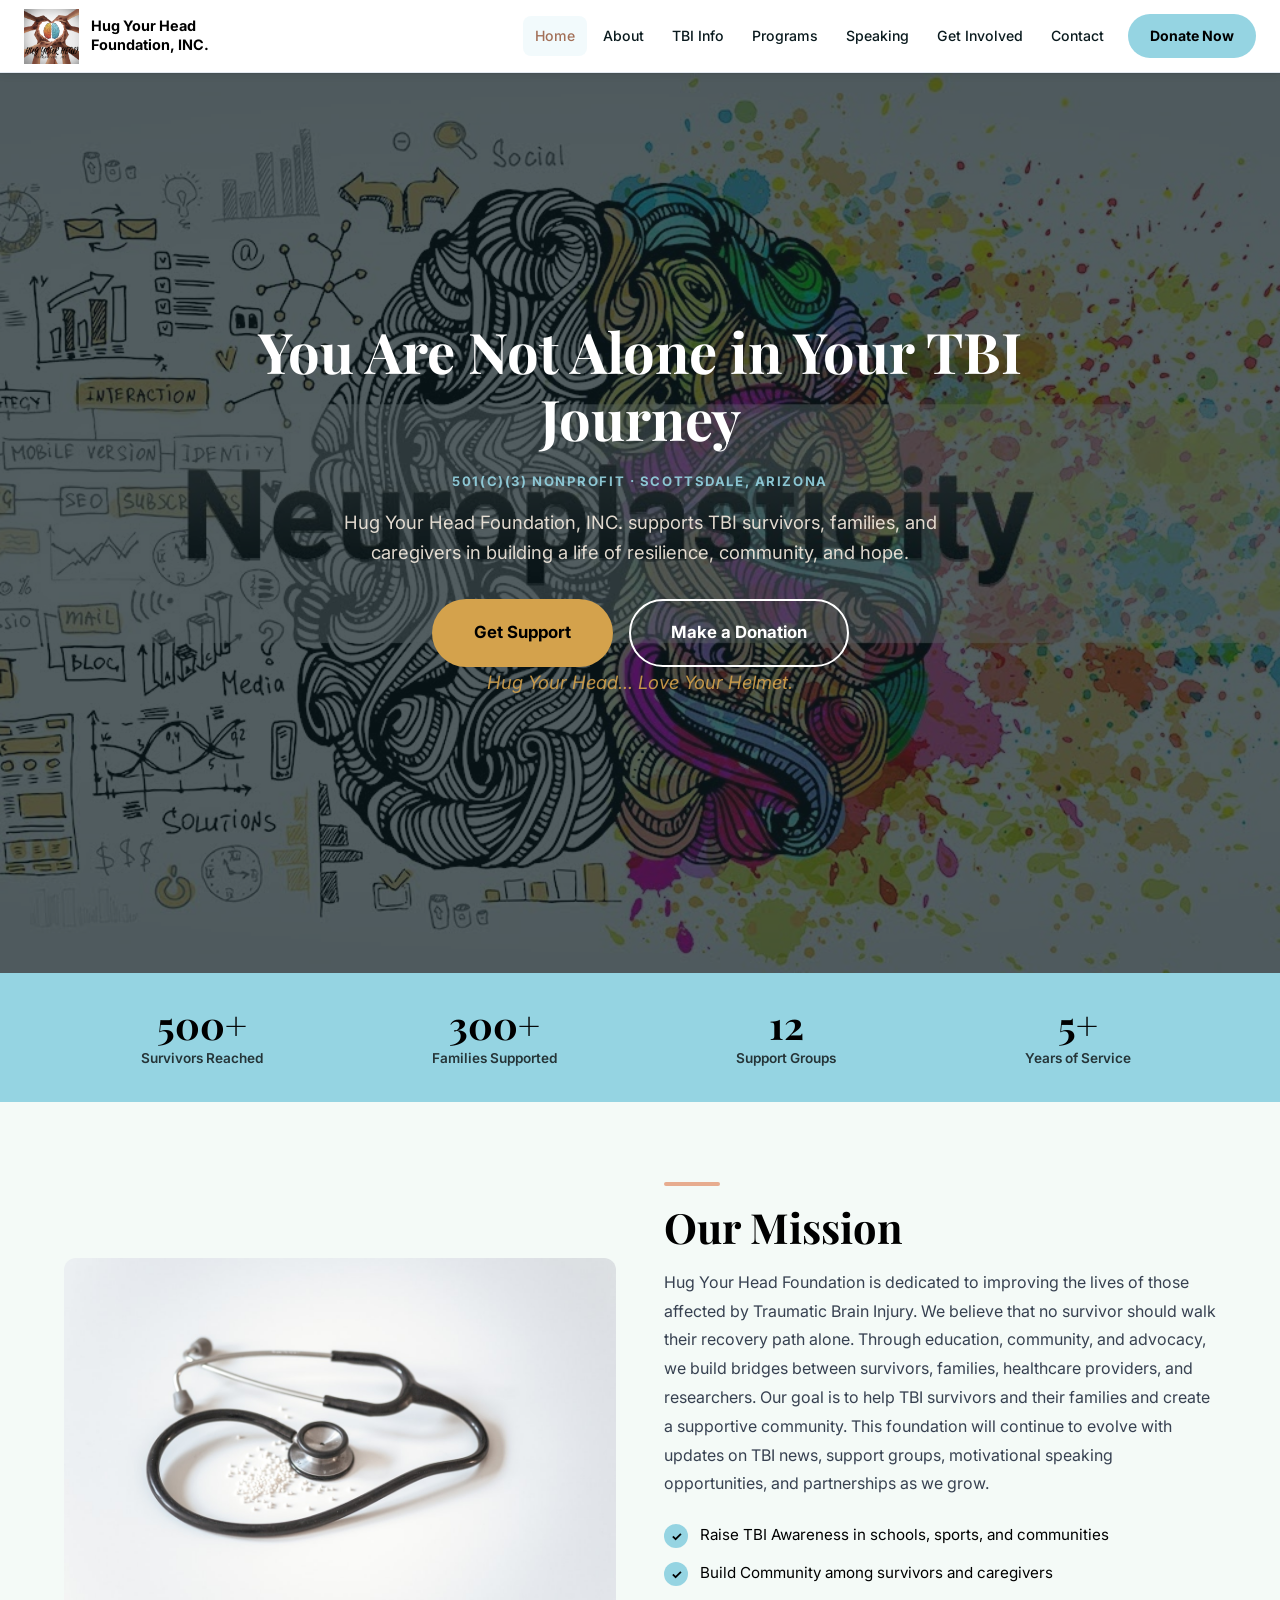
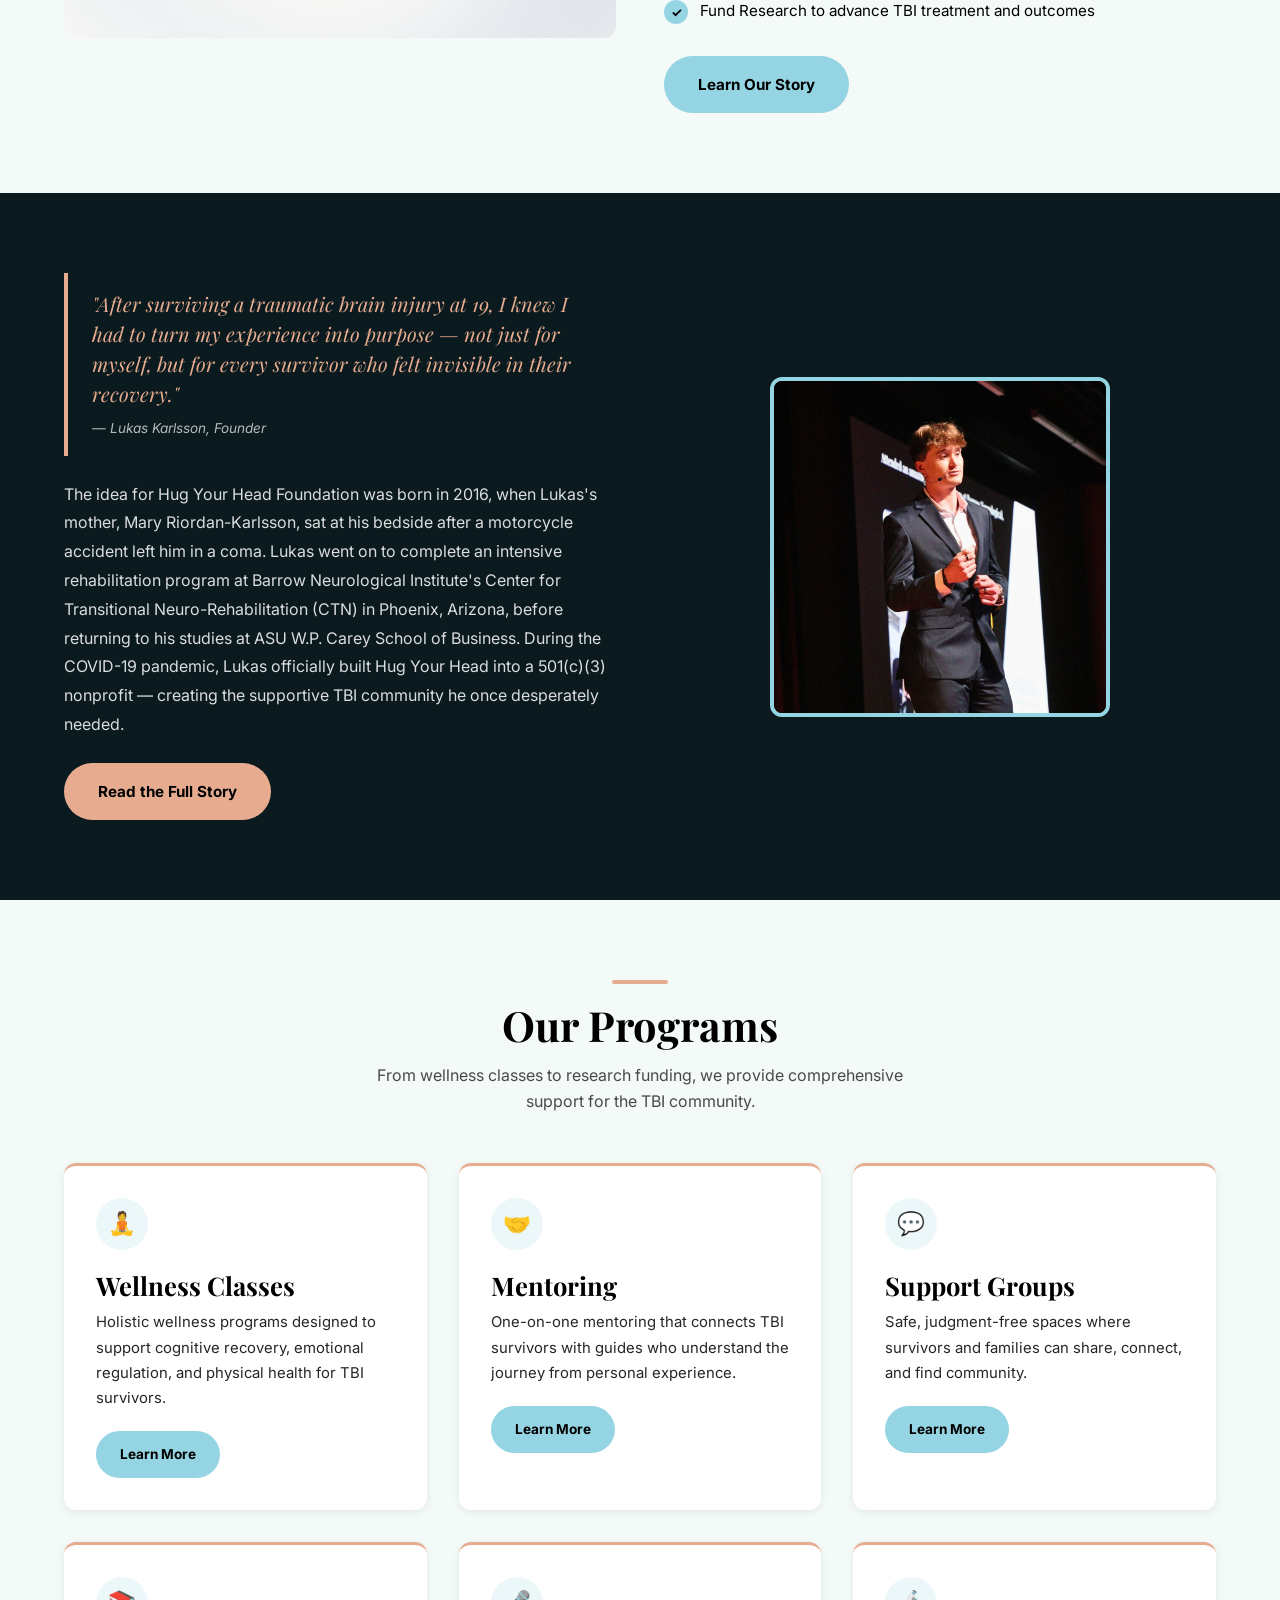
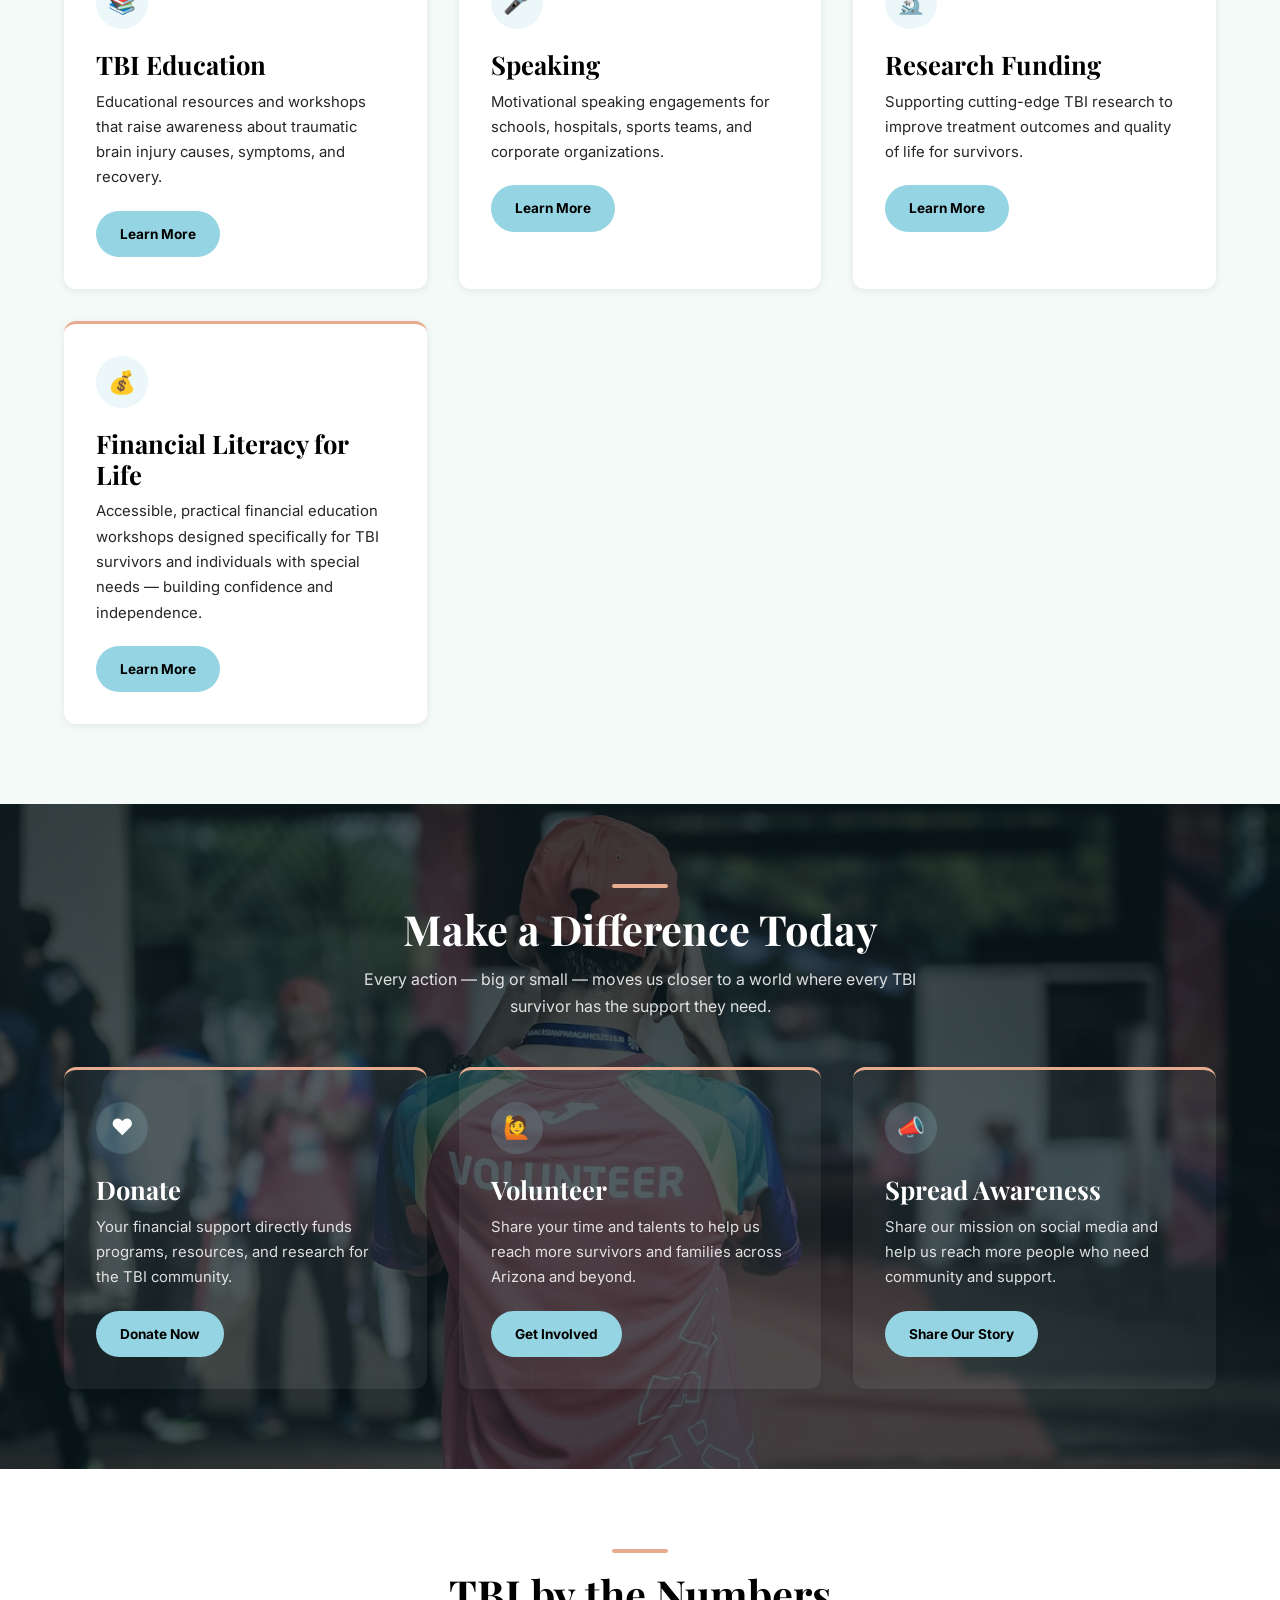
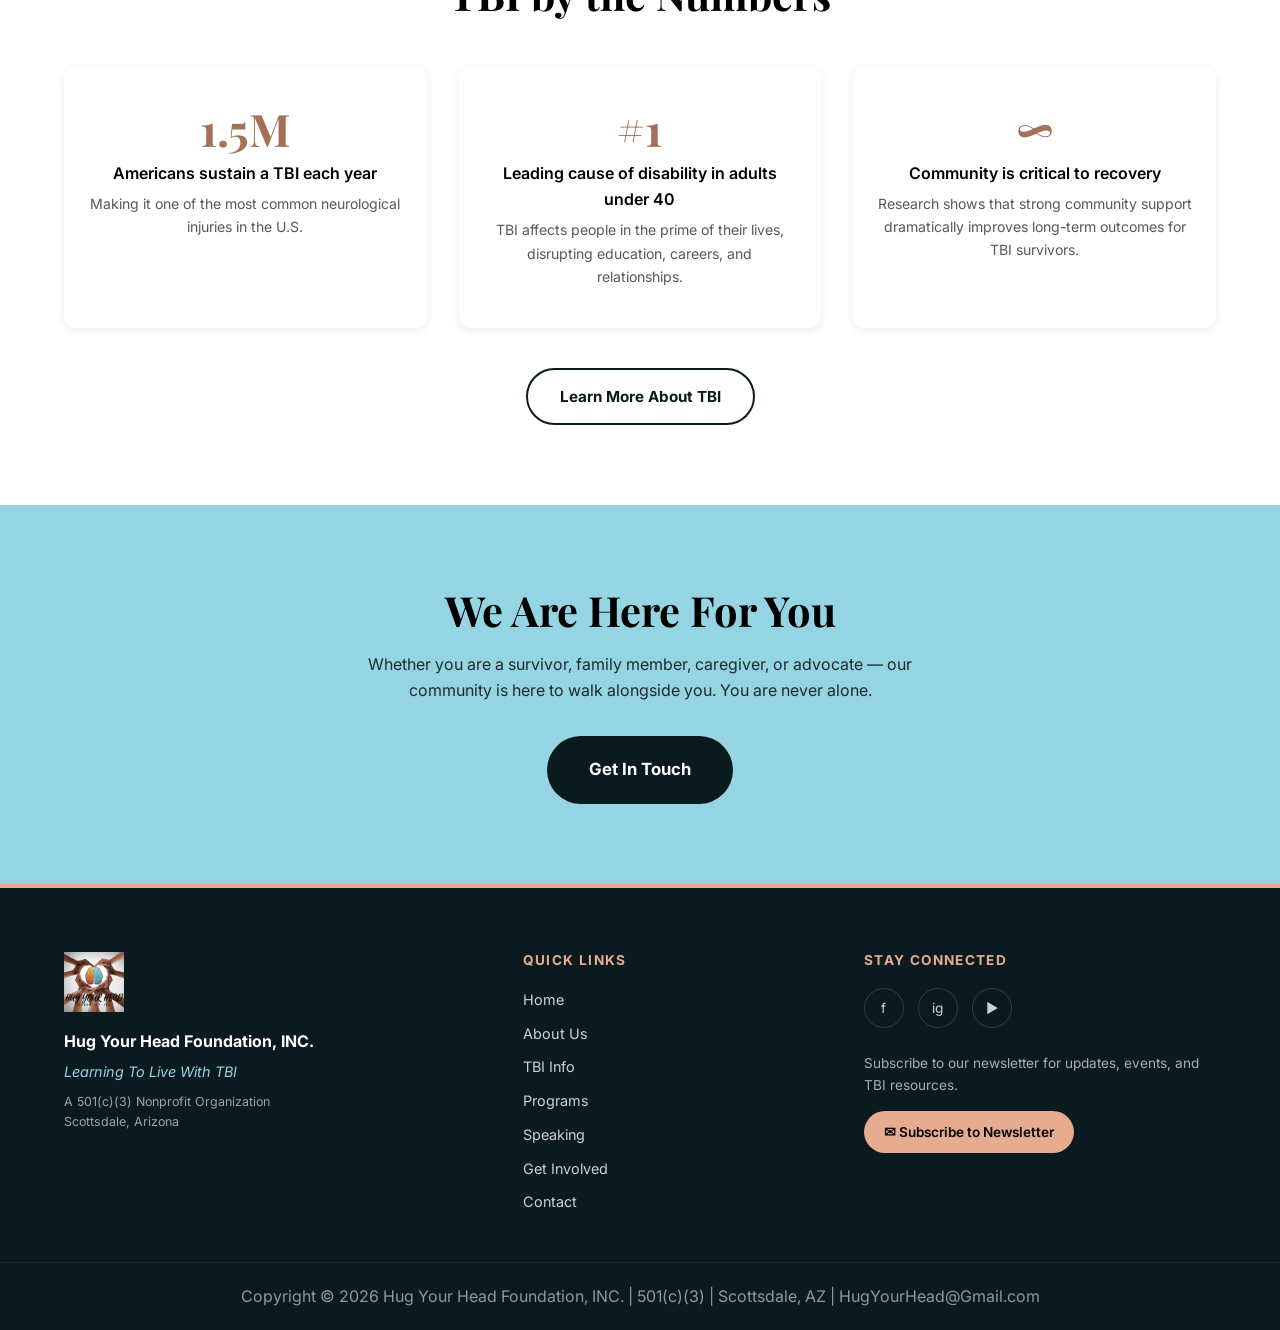
<file: index.html>
<!DOCTYPE html>
<html lang="en">
<head>
  <meta charset="UTF-8" />
  <meta name="viewport" content="width=device-width, initial-scale=1.0" />
  <title>Hug Your Head Foundation, INC. | TBI Support &amp; Awareness | Scottsdale AZ</title>
  <meta name="description" content="Hug Your Head Foundation is a 501(c)(3) nonprofit supporting TBI survivors, families, and caregivers in Scottsdale, Arizona. Founded by TBI survivor Lukas Karlsson." />
  <link rel="stylesheet" href="style.css" />
  <link rel="icon" href="Hug Your Head.png" type="image/png" />
</head>
<body>

<!-- ===================== NAV ===================== -->
<nav class="nav" role="navigation" aria-label="Main navigation">
  <div class="nav__inner">
    <a href="index.html" class="nav__brand">
      <img src="Hug Your Head.png" alt="Hug Your Head Foundation Logo" class="nav__logo" />
      <span class="nav__brand-text">Hug Your Head Foundation, INC.</span>
    </a>
    <div class="nav__links">
      <a href="index.html">Home</a>
      <a href="about.html">About</a>
      <a href="tbi.html">TBI Info</a>
      <a href="programs.html">Programs</a>
      <a href="speaking.html">Speaking</a>
      <a href="get-involved.html">Get Involved</a>
      <a href="contact.html">Contact</a>
      <a href="get-involved.html" class="nav__cta">Donate Now</a>
    </div>
    <button class="nav__hamburger" aria-label="Open menu" aria-expanded="false">
      <span></span><span></span><span></span>
    </button>
  </div>
</nav>

<!-- Mobile overlay -->
<div class="nav__overlay" role="dialog" aria-modal="true" aria-label="Mobile menu">
  <a href="index.html">Home</a>
  <a href="about.html">About</a>
  <a href="tbi.html">TBI Info</a>
  <a href="programs.html">Programs</a>
  <a href="speaking.html">Speaking</a>
  <a href="get-involved.html">Get Involved</a>
  <a href="contact.html">Contact</a>
  <a href="get-involved.html" class="nav__cta">Donate Now</a>
</div>

<!-- ===================== HERO ===================== -->
<section class="hero hero--full">
  <div class="hero__bg" style="background-image: url('neuroplasticity-hero.jpg');"></div>
  <div class="hero__overlay" style="background: rgba(10,26,30,.70);"></div>
  <div class="hero__content fade-in">
    <h1>You Are Not Alone in Your TBI Journey</h1>
    <p style="font-size: .82rem; font-weight: 700; text-transform: uppercase; letter-spacing: .12em; color: var(--blue); margin-bottom: 14px; opacity: .9;">501(c)(3) Nonprofit &middot; Scottsdale, Arizona</p>
    <p style="color: #f7ede1;">Hug Your Head Foundation, INC. supports TBI survivors, families, and caregivers in building a life of resilience, community, and hope.</p>
    <div class="hero__buttons">
      <a href="contact.html" class="btn btn-gold btn-lg">Get Support</a>
      <a href="get-involved.html" class="btn btn-outline btn-lg">Make a Donation</a>
    </div>
    <p class="hero__mantra">Hug Your Head&hellip; Love Your Helmet.</p>
  </div>
</section>

<!-- ===================== IMPACT BAR ===================== -->
<section class="impact-bar">
  <div class="container">
    <div class="impact-bar__grid">
      <div class="fade-in">
        <div class="impact-stat__number">500+</div>
        <div class="impact-stat__label">Survivors Reached</div>
      </div>
      <div class="fade-in fade-in-delay-1">
        <div class="impact-stat__number">300+</div>
        <div class="impact-stat__label">Families Supported</div>
      </div>
      <div class="fade-in fade-in-delay-2">
        <div class="impact-stat__number">12</div>
        <div class="impact-stat__label">Support Groups</div>
      </div>
      <div class="fade-in fade-in-delay-3">
        <div class="impact-stat__number">5+</div>
        <div class="impact-stat__label">Years of Service</div>
      </div>
    </div>
  </div>
</section>

<!-- ===================== MISSION ===================== -->
<section class="section bg-light">
  <div class="container">
    <div class="grid-2">
      <div class="fade-in">
        <img src="tbi-info-1.jpg"
             alt="TBI Awareness" class="img-medium" loading="lazy" />
      </div>
      <div class="fade-in fade-in-delay-1">
        <span class="accent-line"></span>
        <h2>Our Mission</h2>
        <p style="margin: 16px 0 24px; color: #374151; line-height: 1.8;">
          Hug Your Head Foundation is dedicated to improving the lives of those affected by Traumatic Brain Injury. We believe that no survivor should walk their recovery path alone. Through education, community, and advocacy, we build bridges between survivors, families, healthcare providers, and researchers. Our goal is to help TBI survivors and their families and create a supportive community. This foundation will continue to evolve with updates on TBI news, support groups, motivational speaking opportunities, and partnerships as we grow.
        </p>
        <ul class="checklist">
          <li>Raise TBI Awareness in schools, sports, and communities</li>
          <li>Build Community among survivors and caregivers</li>
          <li>Fund Research to advance TBI treatment and outcomes</li>
        </ul>
        <a href="about.html" class="btn btn-primary" style="margin-top: 32px;">Learn Our Story</a>
      </div>
    </div>
  </div>
</section>

<!-- ===================== FOUNDER TEASER ===================== -->
<section class="section bg-dark">
  <div class="container">
    <div class="grid-2">
      <div class="fade-in">
        <div class="pullquote" style="border-left-color: var(--peach);">
          <p>"After surviving a traumatic brain injury at 19, I knew I had to turn my experience into purpose — not just for myself, but for every survivor who felt invisible in their recovery."</p>
          <cite>— Lukas Karlsson, Founder</cite>
        </div>
        <p style="opacity: .85; line-height: 1.8; margin-bottom: 24px;">
          The idea for Hug Your Head Foundation was born in 2016, when Lukas's mother, Mary Riordan-Karlsson, sat at his bedside after a motorcycle accident left him in a coma. Lukas went on to complete an intensive rehabilitation program at Barrow Neurological Institute's Center for Transitional Neuro-Rehabilitation (CTN) in Phoenix, Arizona, before returning to his studies at ASU W.P. Carey School of Business. During the COVID-19 pandemic, Lukas officially built Hug Your Head into a 501(c)(3) nonprofit — creating the supportive TBI community he once desperately needed.
        </p>
        <a href="about.html" class="btn btn-peach">Read the Full Story</a>
      </div>
      <div class="fade-in fade-in-delay-1" style="display: flex; justify-content: center;">
        <img src="Lukas speaking.JPG"
             alt="Lukas Karlsson, Founder of Hug Your Head Foundation"
             style="max-height: 520px; width: 100%; max-width: 340px; object-fit: cover; border-radius: 12px; border: 4px solid var(--blue);" loading="lazy" />
      </div>
    </div>
  </div>
</section>

<!-- ===================== PROGRAMS PREVIEW ===================== -->
<section class="section bg-light">
  <div class="container">
    <div class="section-header text-center fade-in">
      <span class="accent-line accent-line--center"></span>
      <h2>Our Programs</h2>
      <p style="max-width: 560px; margin: 12px auto 0; opacity: .7;">From wellness classes to research funding, we provide comprehensive support for the TBI community.</p>
    </div>
    <div class="grid-3" style="margin-top: 48px;">
      <div class="card fade-in">
        <div class="card__icon">🧘</div>
        <h3>Wellness Classes</h3>
        <p>Holistic wellness programs designed to support cognitive recovery, emotional regulation, and physical health for TBI survivors.</p>
        <a href="programs.html" class="btn btn-primary btn-sm" style="margin-top: 20px;">Learn More</a>
      </div>
      <div class="card fade-in fade-in-delay-1">
        <div class="card__icon">🤝</div>
        <h3>Mentoring</h3>
        <p>One-on-one mentoring that connects TBI survivors with guides who understand the journey from personal experience.</p>
        <a href="programs.html" class="btn btn-primary btn-sm" style="margin-top: 20px;">Learn More</a>
      </div>
      <div class="card fade-in fade-in-delay-2">
        <div class="card__icon">💬</div>
        <h3>Support Groups</h3>
        <p>Safe, judgment-free spaces where survivors and families can share, connect, and find community.</p>
        <a href="programs.html" class="btn btn-primary btn-sm" style="margin-top: 20px;">Learn More</a>
      </div>
      <div class="card fade-in fade-in-delay-1">
        <div class="card__icon">📚</div>
        <h3>TBI Education</h3>
        <p>Educational resources and workshops that raise awareness about traumatic brain injury causes, symptoms, and recovery.</p>
        <a href="programs.html" class="btn btn-primary btn-sm" style="margin-top: 20px;">Learn More</a>
      </div>
      <div class="card fade-in fade-in-delay-2">
        <div class="card__icon">🎤</div>
        <h3>Speaking</h3>
        <p>Motivational speaking engagements for schools, hospitals, sports teams, and corporate organizations.</p>
        <a href="speaking.html" class="btn btn-primary btn-sm" style="margin-top: 20px;">Learn More</a>
      </div>
      <div class="card fade-in fade-in-delay-3">
        <div class="card__icon">🔬</div>
        <h3>Research Funding</h3>
        <p>Supporting cutting-edge TBI research to improve treatment outcomes and quality of life for survivors.</p>
        <a href="programs.html" class="btn btn-primary btn-sm" style="margin-top: 20px;">Learn More</a>
      </div>
      <div class="card fade-in fade-in-delay-3">
        <div class="card__icon">💰</div>
        <h3>Financial Literacy for Life</h3>
        <p>Accessible, practical financial education workshops designed specifically for TBI survivors and individuals with special needs — building confidence and independence.</p>
        <a href="programs.html" class="btn btn-primary btn-sm" style="margin-top: 20px;">Learn More</a>
      </div>
    </div>
  </div>
</section>

<!-- ===================== GET INVOLVED STRIP ===================== -->
<section class="section" style="position: relative; overflow: hidden;">
  <div style="position: absolute; inset: 0; background-image: url('volunteers.jpg'); background-size: cover; background-position: center; z-index: 0;"></div>
  <div style="position: absolute; inset: 0; background: rgba(10,26,30,.75); z-index: 1;"></div>
  <div class="container" style="position: relative; z-index: 2;">
    <div class="section-header text-center fade-in" style="color: var(--white);">
      <span class="accent-line accent-line--center" style="background: var(--peach);"></span>
      <h2>Make a Difference Today</h2>
      <p style="opacity: .85; max-width: 560px; margin: 12px auto 0;">Every action — big or small — moves us closer to a world where every TBI survivor has the support they need.</p>
    </div>
    <div class="grid-3" style="margin-top: 48px;">
      <div class="card card--dark fade-in">
        <div class="card__icon">❤️</div>
        <h3>Donate</h3>
        <p>Your financial support directly funds programs, resources, and research for the TBI community.</p>
        <a href="get-involved.html" class="btn btn-primary btn-sm" style="margin-top: 20px;">Donate Now</a>
      </div>
      <div class="card card--dark fade-in fade-in-delay-1">
        <div class="card__icon">🙋</div>
        <h3>Volunteer</h3>
        <p>Share your time and talents to help us reach more survivors and families across Arizona and beyond.</p>
        <a href="get-involved.html" class="btn btn-primary btn-sm" style="margin-top: 20px;">Get Involved</a>
      </div>
      <div class="card card--dark fade-in fade-in-delay-2">
        <div class="card__icon">📣</div>
        <h3>Spread Awareness</h3>
        <p>Share our mission on social media and help us reach more people who need community and support.</p>
        <a href="get-involved.html" class="btn btn-primary btn-sm" style="margin-top: 20px;">Share Our Story</a>
      </div>
    </div>
  </div>
</section>

<!-- ===================== TBI AWARENESS STATS ===================== -->
<section class="section bg-white">
  <div class="container">
    <div class="section-header text-center fade-in">
      <span class="accent-line accent-line--center"></span>
      <h2>TBI by the Numbers</h2>
    </div>
    <div class="grid-3" style="margin-top: 48px;">
      <div class="stat-box fade-in">
        <div class="stat-box__number">1.5M</div>
        <div class="stat-box__label">Americans sustain a TBI each year</div>
        <div class="stat-box__sub">Making it one of the most common neurological injuries in the U.S.</div>
      </div>
      <div class="stat-box fade-in fade-in-delay-1">
        <div class="stat-box__number">#1</div>
        <div class="stat-box__label">Leading cause of disability in adults under 40</div>
        <div class="stat-box__sub">TBI affects people in the prime of their lives, disrupting education, careers, and relationships.</div>
      </div>
      <div class="stat-box fade-in fade-in-delay-2">
        <div class="stat-box__number">∞</div>
        <div class="stat-box__label">Community is critical to recovery</div>
        <div class="stat-box__sub">Research shows that strong community support dramatically improves long-term outcomes for TBI survivors.</div>
      </div>
    </div>
    <div class="text-center" style="margin-top: 40px;">
      <a href="tbi.html" class="btn btn-outline-dark">Learn More About TBI</a>
    </div>
  </div>
</section>

<!-- ===================== CONTACT TEASER ===================== -->
<section class="section bg-blue">
  <div class="container text-center">
    <div class="fade-in">
      <h2 style="color: var(--black); margin-bottom: 16px;">We Are Here For You</h2>
      <p style="max-width: 560px; margin: 0 auto 32px; color: var(--black); opacity: .8;">Whether you are a survivor, family member, caregiver, or advocate — our community is here to walk alongside you. You are never alone.</p>
      <a href="contact.html" class="btn btn-dark btn-lg">Get In Touch</a>
    </div>
  </div>
</section>

<!-- ===================== FOOTER ===================== -->
<footer class="footer" role="contentinfo">
  <div class="container">
    <div class="footer__grid">
      <div>
        <img src="Hug Your Head.png" alt="Hug Your Head Foundation" class="footer__logo" loading="lazy" />
        <p class="footer__org">Hug Your Head Foundation, INC.</p>
        <p class="footer__tagline">Learning To Live With TBI</p>
        <p class="footer__501c3">A 501(c)(3) Nonprofit Organization<br>Scottsdale, Arizona</p>
      </div>
      <div>
        <h4>Quick Links</h4>
        <nav class="footer__links">
          <a href="index.html">Home</a>
          <a href="about.html">About Us</a>
          <a href="tbi.html">TBI Info</a>
          <a href="programs.html">Programs</a>
          <a href="speaking.html">Speaking</a>
          <a href="get-involved.html">Get Involved</a>
          <a href="contact.html">Contact</a>
        </nav>
      </div>
      <div>
        <h4>Stay Connected</h4>
        <div class="footer__social">
          <a href="https://www.facebook.com/HugYourHead" target="_blank" rel="noopener noreferrer" aria-label="Facebook">f</a>
          <a href="https://www.instagram.com/hugyourhead" target="_blank" rel="noopener noreferrer" aria-label="Instagram">ig</a>
          <a href="https://www.youtube.com/@hugyourhead" target="_blank" rel="noopener noreferrer" aria-label="YouTube">▶</a>
        </div>
        <p style="font-size: .85rem; opacity: .65; margin-bottom: 14px;">Subscribe to our newsletter for updates, events, and TBI resources.</p>
        <a href="http://eepurl.com/hPcne9" target="_blank" rel="noopener noreferrer" class="footer__newsletter-link">
          ✉ Subscribe to Newsletter
        </a>
      </div>
    </div>
  </div>
  <div class="footer__bottom">
    <div class="container">
      <p>Copyright &copy; <span class="js-year">2026</span> Hug Your Head Foundation, INC. | 501(c)(3) | Scottsdale, AZ | <a href="mailto:HugYourHead@Gmail.com" style="color: inherit;">HugYourHead@Gmail.com</a></p>
    </div>
  </div>
</footer>

<!-- Back to top -->
<button id="back-to-top" aria-label="Back to top">↑</button>

<script src="script.js"></script>
</body>
</html>
</file>
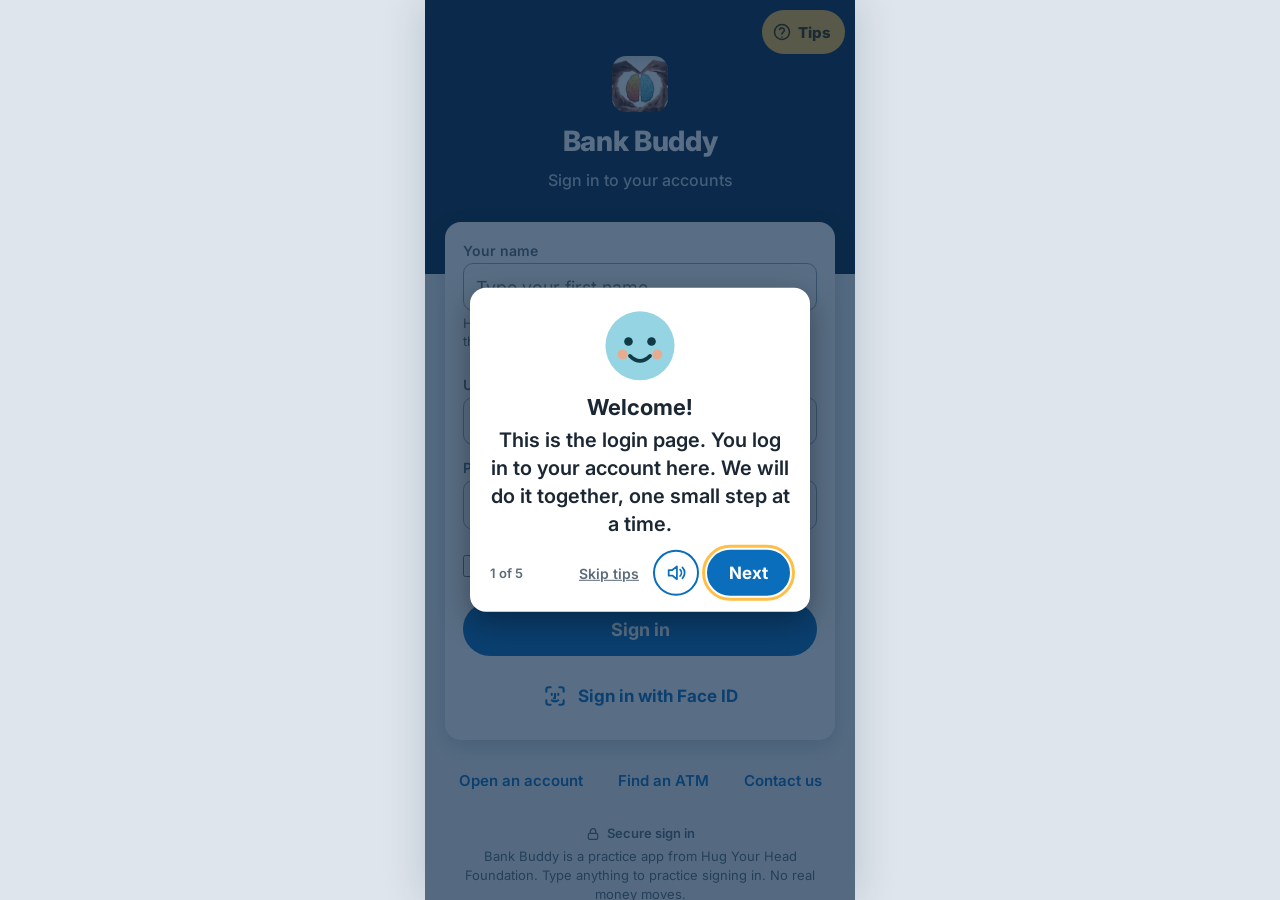
<file: bank-buddy/index.html>
<!DOCTYPE html>
<html lang="en">
<head>
<meta charset="utf-8">
<meta name="viewport" content="width=device-width, initial-scale=1, viewport-fit=cover">
<meta name="theme-color" content="#0b2a4a">
<meta name="robots" content="noindex, nofollow, noarchive">
<meta name="description" content="Bank Buddy is a practice banking app from Hug Your Head Foundation.">
<link rel="manifest" href="/bank-buddy/manifest.webmanifest">
<link rel="apple-touch-icon" href="/bank-buddy/apple-touch-icon.png">
<link rel="icon" type="image/png" href="/bank-buddy/icon-192.png">
<meta name="apple-mobile-web-app-capable" content="yes">
<meta name="mobile-web-app-capable" content="yes">
<meta name="apple-mobile-web-app-title" content="Bank Buddy">
<meta name="apple-mobile-web-app-status-bar-style" content="black-translucent">
<title>Bank Buddy – Hug Your Head Foundation</title>
<link href="https://fonts.googleapis.com/css2?family=Inter:wght@400;500;600;700;800&display=swap" rel="stylesheet">
<style>
/* Layout idea: one phone-width column, navy header, white rows on a pale grey ground, tab bar at the bottom. */
:root{
  --navy:#0b2a4a; --acc:#0a6ebd; --bg:#f2f4f7; --line:#e1e6ec; --mute:#5b6b7a; --txt:#1b2733; --pos:#17703f; --err:#b3261e; --gold:#e8a317;
  --font:'Inter',system-ui,-apple-system,'Segoe UI',Roboto,sans-serif;
  color-scheme: light;
}
*{box-sizing:border-box}
html,body{height:100%;margin:0}
body{background:#dfe5ec;color:var(--txt);font-family:var(--font);-webkit-font-smoothing:antialiased;-webkit-tap-highlight-color:transparent}
button,input,select{font-family:inherit;color:inherit}
button{cursor:pointer}
a{color:inherit}
:focus-visible{outline:3px solid #ffbf47;outline-offset:2px}
#app{height:100%;max-width:430px;margin:0 auto;background:var(--bg);display:flex;flex-direction:column;position:relative;overflow:hidden;box-shadow:0 0 40px rgba(11,42,74,.18)}
.scroll{flex:1;overflow-y:auto;overflow-x:hidden;-webkit-overflow-scrolling:touch}
.hdr{background:var(--navy);color:#fff;padding:calc(env(safe-area-inset-top) + 12px) 12px 14px;flex:none}
.hdr.big{padding:calc(env(safe-area-inset-top) + 18px) 20px 20px}
.nav{display:grid;grid-template-columns:96px 1fr 96px;align-items:center;min-height:44px}
.nav .t{font-size:18px;font-weight:700;text-align:center}
.nav .r{display:flex;justify-content:flex-end}
.nbtn{display:inline-flex;align-items:center;gap:2px;min-height:44px;min-width:44px;padding:0 8px;color:#fff;font-weight:600;font-size:17px;background:none;border:none}
.tabbar{flex:none;display:flex;background:#fff;border-top:1px solid var(--line);padding:6px 4px calc(env(safe-area-inset-bottom) + 8px)}
.tab{flex:1;display:flex;flex-direction:column;align-items:center;justify-content:center;gap:3px;min-height:56px;background:none;border:none;color:var(--mute);font-size:12px;font-weight:600;padding:0}
.tab[aria-current="page"]{color:var(--acc);font-weight:700}
.sect{display:flex;justify-content:space-between;align-items:baseline;padding:18px 16px 8px}
.sect h2{margin:0;font-size:14px;font-weight:700;color:var(--mute);text-transform:uppercase;letter-spacing:.6px}
.sect span{font-size:15px;font-weight:700}
.row{display:flex;align-items:center;gap:12px;padding:14px 16px;min-height:56px;background:#fff;border:none;border-bottom:1px solid var(--line);width:100%;text-align:left;text-decoration:none;color:var(--txt)}
.row .m{flex:1;min-width:0}
.row .n{font-size:17px;font-weight:600}
.row .s{font-size:14px;color:var(--mute);margin-top:2px;line-height:1.3}
.row .a{text-align:right}
.row .amt{font-size:19px;font-weight:700;font-variant-numeric:tabular-nums}
.chev{color:#8a97a5;flex:none}
.qa{display:flex;background:#fff;padding:16px 8px 14px;border-bottom:1px solid var(--line)}
.qa button{flex:1;display:flex;flex-direction:column;align-items:center;gap:6px;min-height:44px;background:none;border:none;font-size:13px;font-weight:600}
.qa .c{width:52px;height:52px;border-radius:26px;background:#e6f0fa;color:var(--acc);display:flex;align-items:center;justify-content:center}
.promo{margin:16px;background:#fff;border-radius:14px;padding:14px 16px;display:flex;align-items:center;gap:12px;border:1px solid var(--line);width:calc(100% - 32px);text-align:left}
.tx{display:flex;align-items:center;gap:12px;padding:10px 16px;min-height:60px;background:#fff;border:none;border-bottom:1px solid var(--line);width:100%;text-align:left}
.av{flex:none;width:40px;height:40px;border-radius:20px;background:#e6edf5;color:var(--navy);display:flex;align-items:center;justify-content:center;font-weight:700;font-size:16px}
.tx .m{flex:1;min-width:0}
.tx .n{font-size:16px;font-weight:600;overflow:hidden;text-overflow:ellipsis;white-space:nowrap}
.tx .s{font-size:14px;color:var(--mute)}
.tx .v{font-size:16px;font-weight:700;font-variant-numeric:tabular-nums}
.pos{color:var(--pos)}
.lbl{padding:12px 16px 6px;font-size:13px;font-weight:700;color:var(--mute);text-transform:uppercase;letter-spacing:.6px}
.seg{display:flex;background:#fff;border-bottom:1px solid var(--line)}
.seg button{flex:1;padding:12px 0;font-size:16px;font-weight:600;color:var(--mute);background:none;border:none;border-bottom:3px solid transparent;min-height:48px}
.seg button[aria-selected="true"]{color:var(--acc);font-weight:700;border-bottom-color:var(--acc)}
.pill{flex:1;display:flex;align-items:center;justify-content:center;gap:6px;min-height:44px;border-radius:22px;background:rgba(255,255,255,.14);color:#fff;font-weight:600;font-size:15px;border:none}
.search{display:flex;gap:8px;padding:10px 16px}
.search .f{flex:1;display:flex;align-items:center;gap:8px;background:#fff;border:1px solid #c9d2dc;border-radius:22px;padding:0 14px;min-height:44px;color:var(--mute)}
.search input{flex:1;border:none;outline:none;background:transparent;font-size:16px;min-width:0;min-height:42px}
.search .fb{width:44px;height:44px;border-radius:22px;border:1px solid #c9d2dc;background:#fff;color:var(--navy);display:flex;align-items:center;justify-content:center}
.chips{display:flex;gap:8px;padding:0 16px 10px}
.chip{min-height:36px;padding:0 14px;border-radius:18px;border:1px solid #c9d2dc;background:#fff;font-size:14px;font-weight:600}
.chip[aria-pressed="true"]{background:var(--navy);color:#fff;border-color:var(--navy)}
.fld{position:relative;display:flex;align-items:center;justify-content:space-between;gap:10px;background:#fff;padding:12px 16px;min-height:60px;border-bottom:1px solid var(--line)}
.fld .fm{flex:1;min-width:0}
.fld .lab{display:block;font-size:13px;font-weight:600;color:var(--mute)}
.fld .val{font-size:17px;font-weight:600;margin-top:2px}
.fld .sub{font-size:14px;color:var(--mute)}
.fld select{width:100%;border:none;background:transparent;font-size:17px;font-weight:600;padding:2px 28px 2px 0;appearance:none;-webkit-appearance:none;outline-offset:6px;margin-top:2px}
.fld .dd{position:absolute;right:16px;top:50%;transform:translateY(-50%);pointer-events:none;color:#8a97a5}
.fld input.txt{width:100%;border:none;outline:none;background:transparent;font-size:17px;font-weight:500;padding:2px 0;min-height:28px;margin-top:2px}
.amt-box{background:#fff;padding:14px 16px;border-top:1px solid var(--line);border-bottom:1px solid var(--line)}
.amt-box .in{display:flex;align-items:center;gap:4px}
.amt-box .in span{font-size:34px;font-weight:700;color:var(--mute)}
.amt-box input{flex:1;min-width:0;border:none;outline:none;background:transparent;font-size:34px;font-weight:700;min-height:48px;font-variant-numeric:tabular-nums}
.err{display:flex;gap:8px;align-items:flex-start;margin:12px 16px 0;padding:10px 12px;border-radius:10px;background:#fdecea;color:var(--err);font-size:15px;font-weight:600;line-height:1.35}
.note{padding:12px 16px;font-size:13px;color:var(--mute);line-height:1.45}
.foot{padding:12px 16px calc(env(safe-area-inset-bottom) + 20px);display:flex;flex-direction:column;gap:10px;background:var(--bg)}
.btn{display:flex;align-items:center;justify-content:center;gap:8px;min-height:54px;border-radius:28px;border:2px solid var(--acc);background:var(--acc);color:#fff;font-weight:700;font-size:18px;width:100%}
.btn.s{background:#fff;color:var(--acc)}
.btn.sm{min-height:48px;font-size:16px}
.kv{display:flex;justify-content:space-between;align-items:flex-start;gap:16px;padding:14px 16px;background:#fff;border-bottom:1px solid var(--line)}
.kv .k{font-size:15px;color:var(--mute);font-weight:500}
.kv .v{font-size:16px;font-weight:600;text-align:right;min-width:0;overflow-wrap:anywhere}
.hero{background:#fff;padding:22px 16px 18px;text-align:center;border-bottom:1px solid var(--line)}
.hero .k{font-size:14px;font-weight:600;color:var(--mute)}
.hero .b{font-size:44px;font-weight:800;letter-spacing:-.5px;margin-top:4px;font-variant-numeric:tabular-nums}
.ok{width:72px;height:72px;border-radius:36px;background:var(--pos);color:#fff;display:flex;align-items:center;justify-content:center;margin:0 auto 10px}
.login-top{background:var(--navy);padding:calc(env(safe-area-inset-top) + 56px) 24px 84px;display:flex;flex-direction:column;align-items:center;gap:12px;color:#fff}
.login-card{margin:-52px 20px 0;background:#fff;border-radius:16px;padding:20px 18px 18px;box-shadow:0 6px 20px rgba(11,42,74,.18);display:flex;flex-direction:column;gap:14px}
.login-card label.l{display:block;font-size:14px;font-weight:600;color:var(--mute);margin-bottom:4px}
.dots{-webkit-text-security:disc;text-security:disc}
.login-card input[type=text],.login-card input[type=password]{width:100%;border:1.5px solid #9aa8b6;border-radius:10px;padding:10px 12px;font-size:18px;min-height:48px;background:#fff}
.pw{display:flex;align-items:center;border:1.5px solid #9aa8b6;border-radius:10px;padding-right:6px}
.pw input{border:none!important;flex:1;min-width:0}
.linkbtn{background:none;border:none;color:var(--acc);font-weight:600;font-size:16px;min-height:44px;padding:0 8px}
.contact{display:flex;align-items:center;gap:14px;padding:10px 16px;min-height:62px;background:#fff;border:none;border-bottom:1px solid var(--line);width:100%;text-align:left}
.rec{display:flex;gap:6px;padding:4px 10px 16px;overflow-x:auto}
.rec button{flex:none;display:flex;flex-direction:column;align-items:center;gap:6px;width:76px;min-height:44px;background:none;border:none;font-size:13px;font-weight:600}
.rec .av{width:56px;height:56px;border-radius:28px;background:#dbe8f6;font-size:19px}
.card3d{margin:16px;border-radius:18px;padding:18px;color:#fff;background:linear-gradient(135deg,#0b2a4a,#0a6ebd);min-height:170px;display:flex;flex-direction:column;justify-content:space-between;box-shadow:0 8px 20px rgba(11,42,74,.25)}
.sw{position:relative;width:52px;height:32px;flex:none}
.sw input{position:absolute;inset:0;opacity:0;width:100%;height:100%;margin:0;cursor:pointer}
.sw i{position:absolute;inset:0;border-radius:16px;background:#9aa8b6;transition:background .15s}
.sw i::after{content:"";position:absolute;left:3px;top:3px;width:26px;height:26px;border-radius:13px;background:#fff;transition:transform .15s}
.sw input:checked + i{background:var(--acc)}
.sw input:checked + i::after{transform:translateX(20px)}
.sw input:focus-visible + i{outline:3px solid #ffbf47;outline-offset:2px}
.scrim{position:absolute;inset:0;background:rgba(11,42,74,.5);display:flex;align-items:flex-end;z-index:20}
.sheet{background:#fff;width:100%;border-radius:20px 20px 0 0;padding:8px 0 calc(env(safe-area-inset-bottom) + 16px);max-height:85%;overflow-y:auto}
.sheet .grab{width:40px;height:5px;border-radius:3px;background:#c9d2dc;margin:4px auto 10px}
.sheet h2{margin:0;padding:4px 16px 8px;font-size:20px}
.toast{position:absolute;left:16px;right:16px;bottom:calc(env(safe-area-inset-bottom) + 84px);background:var(--navy);color:#fff;border-radius:12px;padding:12px 16px;font-size:15px;font-weight:600;z-index:30;text-align:center}
.badge{position:absolute;top:6px;right:6px;min-width:18px;height:18px;border-radius:9px;background:var(--gold);color:var(--txt);font-size:12px;font-weight:800;display:flex;align-items:center;justify-content:center;padding:0 4px}
.up{width:100%;display:flex;gap:10px;padding:12px 16px;background:#fff}
.up label{flex:1;position:relative;min-height:96px;border:2px dashed #9aa8b6;border-radius:12px;display:flex;flex-direction:column;align-items:center;justify-content:center;gap:6px;font-size:14px;font-weight:600;color:var(--mute);text-align:center;padding:8px;cursor:pointer}
.up label.done{border-style:solid;border-color:var(--pos);color:var(--pos)}
.up input{position:absolute;inset:0;opacity:0;width:100%;height:100%;cursor:pointer}
.hdr{position:relative}
.login-top{position:relative}
.tipsbtn{position:absolute;top:calc(env(safe-area-inset-top) + 10px);right:10px;display:inline-flex;align-items:center;gap:6px;min-height:44px;padding:0 14px 0 10px;border-radius:22px;border:none;background:#ffbf47;color:#3b2a00;font-weight:800;font-size:15px;z-index:5}
.tipsbtn.s1{right:76px}.tipsbtn.s2{right:60px}
.tourblock{position:absolute;inset:0;z-index:40;background:transparent}
.tourblock.dim{background:rgba(11,42,74,.68)}
.cap{position:absolute;left:10px;right:10px;top:calc(env(safe-area-inset-top) + 64px);z-index:70;background:rgba(15,20,30,.94);color:#fff;border-radius:14px;padding:12px 8px 12px 14px;display:flex;gap:8px;align-items:flex-start;box-shadow:0 6px 20px rgba(0,0,0,.35);font-size:18px;line-height:1.4;font-weight:600}
.cap .ct{flex:1}
.cap .cx{flex:none;border:none;background:rgba(255,255,255,.18);color:#fff;border-radius:999px;width:36px;height:36px;font-size:22px;line-height:1}
.blk{position:absolute;z-index:40;background:transparent}
.typing .blk{display:none}
.cring{position:absolute;z-index:41;border:4px solid #ffbf47;border-radius:16px;box-shadow:0 0 0 9999px rgba(11,42,74,.64);pointer-events:none;animation:cring 1.1s infinite}
@keyframes cring{0%,100%{border-color:#ffbf47}50%{border-color:#fff}}
.ptr svg{display:block}
.ptr{background:none!important;box-shadow:none!important}
.ptr{position:absolute;z-index:42;width:60px;height:60px;pointer-events:none;animation:bobd .8s ease-in-out infinite}
.ptr.up{animation-name:bobu}.ptr.up svg{transform:rotate(180deg)}
@keyframes bobd{0%,100%{transform:translateY(0)}50%{transform:translateY(12px)}}
@keyframes bobu{0%,100%{transform:translateY(0)}50%{transform:translateY(-12px)}}
.coach{position:absolute;left:10px;right:10px;z-index:45;background:#fff;border:4px solid #ffbf47;border-radius:20px;padding:12px 14px 12px;box-shadow:0 8px 28px rgba(0,0,0,.4)}
.coach .ch{display:flex;align-items:center;gap:10px}
.coach .clabel{font-size:13px;font-weight:800;letter-spacing:.05em;color:var(--navy);text-transform:uppercase;line-height:1.2}
.coach .cstep{font-size:13px;font-weight:700;color:var(--mute)}
.coach .ctext{font-size:25px;line-height:1.22;font-weight:800;color:#1b2430;margin:8px 0 10px}
.coach .cb{display:flex;gap:8px;align-items:center;justify-content:space-between}
.coach .cb .stop{border:none;background:none;color:var(--mute);font-size:15px;font-weight:700;text-decoration:underline;min-height:44px;padding:0 6px}
.coach.nudge{animation:shake .4s}
@keyframes shake{0%,100%{transform:translateX(0)}25%{transform:translateX(-8px)}75%{transform:translateX(8px)}}
.ring{position:absolute;z-index:41;border:3px solid #ffbf47;border-radius:14px;box-shadow:0 0 0 9999px rgba(11,42,74,.68);pointer-events:none}
.ring.pulse{box-shadow:none;animation:pulse 1.4s infinite}
@keyframes pulse{0%,100%{box-shadow:0 0 0 0 rgba(255,191,71,.8)}50%{box-shadow:0 0 0 10px rgba(255,191,71,0)}}
.tpop{position:absolute;z-index:43;left:16px;width:calc(100% - 32px);max-width:330px;background:#fff;border-radius:16px;padding:14px;box-shadow:0 10px 30px rgba(0,0,0,.35)}
.tpop.say{left:50%;top:50%;transform:translate(-50%,-50%);width:calc(100% - 40px);max-width:340px;padding:22px 20px 16px;text-align:center}
.tpop h3{margin:8px 0 6px;font-size:22px;line-height:1.2}
.tpop p{margin:0;font-size:19px;line-height:1.4;font-weight:600}
.tpop.say p{font-size:20px}
.tpop .tb{display:flex;align-items:center;gap:8px;margin-top:12px}
.tpop .cnt{flex:1;font-size:13px;color:var(--mute);font-weight:600;text-align:left}
.tbtn{min-height:46px;padding:0 20px;border-radius:23px;border:2px solid var(--acc);background:var(--acc);color:#fff;font-weight:700;font-size:17px}
.tbtn.o{background:#fff;color:var(--acc)}
.tbtn.ic{width:46px;padding:0;display:inline-flex;align-items:center;justify-content:center}
.skip{background:none;border:none;color:var(--mute);font-size:14px;font-weight:600;min-height:44px;padding:0 6px;text-decoration:underline}
.trybar{position:absolute;left:10px;right:10px;bottom:calc(env(safe-area-inset-bottom) + 10px);z-index:35;background:#fff8e1;border:2px solid #ffbf47;border-radius:14px;padding:6px 6px 6px 10px;display:flex;align-items:center;gap:8px;box-shadow:0 4px 14px rgba(0,0,0,.22)}
.trybar .tbtn.ic{min-height:40px;min-width:40px}
.trybar .mini{flex:none;border:none;background:rgba(0,0,0,.08);border-radius:999px;font-size:14px;font-weight:700;padding:0 12px;min-height:40px;color:inherit}
.trybar.min{left:auto;right:10px;padding:4px 12px 4px 6px;border-radius:999px;cursor:pointer}
.trybar.min .t,.trybar.min .tbtn,.trybar.min .skip,.trybar.min .mini{display:none}
.trybar.min:after{content:'Your turn';font-size:14px;font-weight:700;color:#3b2a00}
.trybar.mbar.min:after{content:'Mission';color:var(--navy)}
.trybar.cbar.min:after{content:'Challenge'}
.trybar .t{flex:1;font-size:15px;font-weight:700;line-height:1.25;color:#3b2a00}
.trybar.mbar{background:#e6f0fa;border-color:var(--acc)}
.trybar.mbar .t{color:var(--navy)}
.mcard{display:block;width:calc(100% - 32px);margin:12px 16px 0;padding:14px 16px;border-radius:16px;border:2px solid #ffbf47;background:#fff8e1;text-align:left}
.mc-top{display:flex;justify-content:space-between;align-items:center}
.mc-rank{display:inline-flex;align-items:center;gap:6px;font-size:19px;font-weight:800;color:#3b2a00}
.mc-n{font-size:14px;font-weight:700;color:#3b2a00}
.bar{display:block;height:12px;border-radius:6px;background:#f0e2b6;margin:10px 0;overflow:hidden}
.bar i{display:block;height:100%;background:var(--navy);border-radius:6px}
.mc-cta{display:flex;align-items:center;justify-content:space-between;font-size:16px;font-weight:700;color:var(--acc)}
.rankcard{background:#fff;padding:18px 16px;border-bottom:1px solid var(--line)}
.lv{display:flex;gap:6px;margin-top:12px}
.lv span{flex:1;text-align:center;font-size:13px;font-weight:700;padding:8px 2px;border-radius:10px;border:2px solid var(--line);color:var(--mute)}
.lv span.on{border-color:var(--navy);background:var(--navy);color:#fff}
.lv span.past{border-color:var(--pos);color:var(--pos)}
.chip2{flex:none;min-height:36px;display:inline-flex;align-items:center;padding:0 14px;border-radius:18px;font-size:14px;font-weight:700;border:2px solid var(--acc);color:var(--acc);background:#fff}
.chip2.dn{border-color:var(--pos);color:var(--pos)}
.stars{display:flex;justify-content:center;gap:4px;flex-wrap:wrap}
.chk{background:#fff;padding:6px 16px 10px;border-top:1px solid var(--line);border-bottom:1px solid var(--line)}
.chk label{display:flex;align-items:flex-start;gap:12px;min-height:48px;padding:10px 0;font-size:16px;font-weight:600;line-height:1.35;border-bottom:1px solid var(--line)}
.chk label:last-child{border-bottom:none}
.chk input{width:26px;height:26px;accent-color:var(--acc);flex:none;margin:0}
.btn[disabled]{opacity:.45}
.qcard{margin:16px;background:#fff;border:2px solid var(--line);border-radius:16px;padding:16px}
.qcard .src{font-size:13px;font-weight:700;color:var(--mute);text-transform:uppercase;letter-spacing:.5px}
.qcard .msg{font-size:20px;font-weight:600;line-height:1.4;margin-top:6px}
.res{margin:0 16px;padding:14px;border-radius:14px;border:2px solid;font-size:16px;line-height:1.45}
.res.good{border-color:var(--pos);background:#eaf6ee}.res.bad{border-color:var(--err);background:#fdecea}
.res b{display:flex;align-items:center;gap:8px;font-size:19px;margin-bottom:4px}
.login-card{position:relative;z-index:1}
@media (prefers-reduced-motion:reduce){*{transition:none!important;animation:none!important}}
</style>
</head>
<body>
<div id="app"></div>
<script>
"use strict";
/* ---------- helpers ---------- */
var esc=function(s){return String(s).replace(/[&<>"']/g,function(c){return {'&':'&amp;','<':'&lt;','>':'&gt;','"':'&quot;',"'":'&#39;'}[c]})};
var fmt=function(n){return new Intl.NumberFormat('en-US',{style:'currency',currency:'USD'}).format(n)};
var r2=function(n){return Math.round(n*100)/100};
var dshort=function(iso){return new Date(iso).toLocaleDateString('en-US',{month:'short',day:'numeric'})};
var dlong=function(iso){return new Date(iso).toLocaleDateString('en-US',{month:'short',day:'numeric',year:'numeric'})};
function ico(p,s,fill){s=s||24;return '<svg width="'+s+'" height="'+s+'" viewBox="0 0 24 24" fill="'+(fill||'none')+'" stroke="currentColor" stroke-width="1.9" stroke-linecap="round" stroke-linejoin="round" aria-hidden="true">'+p+'</svg>'}
var P={
 accounts:'<path d="M3 10l9-6 9 6"/><path d="M5 10v8M9.5 10v8M14.5 10v8M19 10v8"/><path d="M3 20h18"/>',
 transfer:'<path d="M4 8h14M14 4l4 4-4 4"/><path d="M20 16H6M10 12l-4 4 4 4"/>',
 deposit:'<path d="M4 8h3l2-3h6l2 3h3v11H4V8z"/><circle cx="12" cy="13" r="3.5"/>',
 cards:'<rect x="3" y="5" width="18" height="14" rx="2"/><path d="M3 10h18M7 15h3"/>',
 more:'<circle cx="5" cy="12" r="1.3"/><circle cx="12" cy="12" r="1.3"/><circle cx="19" cy="12" r="1.3"/>',
 bell:'<path d="M6 16v-5a6 6 0 1112 0v5l2 2H4l2-2z"/><path d="M10 21h4"/>',
 chev:'<path d="M9 5l7 7-7 7"/>',back:'<path d="M15 5l-7 7 7 7"/>',down:'<path d="M5 9l7 7 7-7"/>',
 eye:'<path d="M2 12s4-7 10-7 10 7 10 7-4 7-10 7S2 12 2 12z"/><circle cx="12" cy="12" r="3"/>',
 eyeoff:'<path d="M3 3l18 18"/><path d="M10.6 6.1A9.8 9.8 0 0112 6c6 0 10 6 10 6a17 17 0 01-3.2 3.9M6.5 7.6C3.9 9.3 2 12 2 12s4 7 10 7a9.6 9.6 0 004.2-1"/>',
 face:'<path d="M4 8V6a2 2 0 012-2h2M16 4h2a2 2 0 012 2v2M20 16v2a2 2 0 01-2 2h-2M8 20H6a2 2 0 01-2-2v-2"/><path d="M9 10v1M15 10v1M12 10v4h-1M9 16c1.5 1.3 4.5 1.3 6 0"/>',
 bills:'<rect x="4" y="3" width="16" height="18" rx="2"/><path d="M8 8h8M8 12h8M8 16h5"/>',
 person:'<circle cx="9" cy="8" r="3.5"/><path d="M2.5 20c.8-3.5 3.3-5.5 6.5-5.5s5.7 2 6.5 5.5"/><path d="M17 8h5M19.5 5.5v5"/>',
 check:'<path d="M5 12.5l4.5 4.5L19 7"/>',search:'<circle cx="11" cy="11" r="7"/><path d="M20 20l-4-4"/>',
 cal:'<rect x="3" y="5" width="18" height="16" rx="2"/><path d="M3 10h18M8 3v4M16 3v4"/>',
 filter:'<path d="M4 6h16M7 12h10M10 18h4"/>',lock:'<rect x="5" y="11" width="14" height="9" rx="2"/><path d="M8 11V8a4 4 0 018 0v3"/>',
 warn:'<path d="M12 3l10 18H2L12 3z"/><path d="M12 10v5"/><path d="M12 18h.01"/>',
 user:'<circle cx="12" cy="8" r="4"/><path d="M4 21c1-4.5 4-6.5 8-6.5s7 2 8 6.5"/>',
 shield:'<path d="M12 3l8 3v6c0 5-3.5 8-8 9-4.5-1-8-4-8-9V6l8-3z"/><path d="M8.5 12l2.5 2.5 4.5-5"/>',
 help:'<circle cx="12" cy="12" r="9"/><path d="M9.1 9a3 3 0 015.8 1c0 2-3 2.5-3 4.5"/><path d="M12 18h.01"/>',
 doc:'<path d="M6 3h8l4 4v14H6V3z"/><path d="M14 3v4h4M9 12h6M9 16h6"/>',
 out:'<path d="M9 4H5v16h4M16 8l4 4-4 4M20 12H9"/>'
};
var LOGO='<img src="[data-uri]" width="56" height="56" alt="Hug Your Head logo" style="border-radius:14px;background:#fff;display:block">';

/* ---------- data ---------- */
var CONTACTS=[
 {id:'mom',name:'Mom',ini:'MC',sub:'maria.c@example.com'},
 {id:'jordan',name:'Jordan Patel',ini:'JP',sub:'(555) 014-2290'},
 {id:'alex',name:'Alex Rivera',ini:'AR',sub:'alex.r@example.com'},
 {id:'taylor',name:'Taylor Lee',ini:'TL',sub:'(555) 013-7741'},
 {id:'casey',name:'Casey Nguyen',ini:'CN',sub:'casey.n@example.com'}
];
var PAYEES=[
 {id:'phone',name:'Phone Company',sub:'Due in 6 days',amt:40},
 {id:'power',name:'Desert Electric and Gas',sub:'Due in 11 days',amt:60},
 {id:'net',name:'Skyline Internet',sub:'Due in 14 days',amt:50},
 {id:'water',name:'City Water Department',sub:'Due in 20 days',amt:25}
];
var SEND_LIMIT=2500, MIN_DUE=25;
function dAgo(n){var d=new Date();d.setHours(12,0,0,0);d.setDate(d.getDate()-n);return d.toISOString()}
function seed(){
  var id=0;
  function t(a,n,c,amt,d,p){id++;return {id:'t'+id,a:a,n:n,c:c,amt:amt,d:dAgo(d),p:!!p}}
  return {
    nid:100,alerts:2,locked:false,faceId:true,paperless:true,done:{},seen:{},tips:true,autoread:false,
    accts:[
      {id:'chk',name:'Everyday Checking',kind:'Checking',mask:'4821',bal:1000},
      {id:'sav',name:'Premier Savings',kind:'Savings',mask:'7730',bal:1000},
      {id:'cc',name:'Rewards Visa',kind:'Credit card',mask:'1156',bal:75,limit:500}
    ],
    txs:[
      t('chk','Coffee Corner','Dining',-5,0,true),
      t('chk','Grocery Mart','Groceries',-40,1),
      t('chk','Direct deposit','Payroll',500,2),
      t('chk','Streaming Plus','Entertainment',-10,3),
      t('chk','Gas Station','Auto',-30,4),
      t('chk','Transfer from Premier Savings','Transfer',100,5),
      t('chk','Phone Company','Bills',-50,6),
      t('chk','Pizza Place','Dining',-20,8),
      t('sav','Transfer to Everyday Checking','Transfer',-100,5),
      t('sav','Interest paid','Interest',2,9),
      t('sav','Transfer from Everyday Checking','Transfer',100,12),
      t('cc','Online Store','Shopping',-50,2),
      t('cc','Riverside Restaurant','Dining',-25,3),
      t('cc','Payment, thank you','Payment',100,10)
    ]
  };
}
var KEY='bankbuddy-guided-v1';
function load(){try{var s=localStorage.getItem(KEY);return s?JSON.parse(s):null}catch(e){return null}}
function save(){try{localStorage.setItem(KEY,JSON.stringify(S))}catch(e){}}
var S=load()||seed();
var UI={view:{name:'signin'},hist:[],sheet:null,flow:null,dep:null,q:'',filter:'all',showFilter:false,dtab:'activity',showPw:false,toast:'',err:'',cq:'',u:'',pwv:'',tour:null,mission:null,celebrate:null,scam:null,safety:[false,false,false],spoken:''};

function A(id){return S.accts.filter(function(a){return a.id===id})[0]}
function present(a){
  var pend=S.txs.filter(function(t){return t.a===a.id&&t.p}).reduce(function(s,t){return s+t.amt},0);
  return r2(a.bal-pend);
}
function addTx(a,n,c,amt,p){S.nid++;S.txs.push({id:'t'+S.nid,a:a,n:n,c:c,amt:r2(amt),d:new Date().toISOString(),p:!!p})}
function conf(){var c='ABCDEFGHJKMNPQRSTUVWXYZ23456789',o='';for(var i=0;i<8;i++){o+=c[Math.floor(Math.random()*c.length)];if(i===3)o+='-'}return o}
function parseAmt(v){v=String(v||'').replace(/[$,\s]/g,'');if(!/^\d+(\.\d{1,2})?$/.test(v))return NaN;return r2(parseFloat(v))}
function greet(){var h=new Date().getHours();return h<12?'Good morning':h<18?'Good afternoon':'Good evening'}
function ini(n){return n.split(/\s+/).map(function(w){return w[0]}).join('').slice(0,2).toUpperCase()}

/* ---------- navigation ---------- */
function go(view){UI.hint=null;UI.cmsg='';UI.tour=null;UI.sheet=null;UI.hist.push(UI.view);UI.view=view;UI.err='';render(true)}
function back(){UI.hint=null;UI.cmsg='';UI.tour=null;UI.sheet=null;UI.view=UI.hist.pop()||{name:'accounts'};UI.err='';render(true)}
function root(name){UI.hint=null;UI.cmsg='';UI.tour=null;UI.sheet=null;UI.hist=[];UI.view={name:name};UI.err='';UI.q='';UI.filter='all';UI.showFilter=false;UI.dtab='activity';render(true)}

/* ---------- components ---------- */
function tabbar(active){
  var tabs=[['accounts','Accounts','accounts'],['pay','Pay &amp; Transfer','transfer'],['deposit','Deposit','deposit'],['cards','Cards','cards'],['more','More','more']];
  return '<nav class="tabbar" aria-label="Main" data-tour="tabbar">'+tabs.map(function(t){
    return '<button class="tab" data-a="tab" data-t="'+t[0]+'"'+(active===t[0]?' aria-current="page"':'')+'>'+ico(P[t[2]],26,t[0]==='more'?'currentColor':'none')+'<span>'+t[1]+'</span></button>'}).join('')+'</nav>';
}
function nav(title,left,right){
  return '<header class="hdr"><div class="nav"><div>'+(left||'')+'</div><div class="t">'+title+'</div><div class="r">'+(right||'')+'</div></div></header>';
}
function nb(a,text,icon,extra){return '<button class="nbtn" data-a="'+a+'"'+(extra||'')+'>'+(icon?ico(P[icon],22):'')+text+'</button>'}
function kv(k,v){return '<div class="kv"><span class="k">'+k+'</span><span class="v">'+v+'</span></div>'}
function chevRow(icon,title,sub,attrs){
  return '<button class="row" '+attrs+'><span class="av" style="width:44px;height:44px;border-radius:12px;background:#e6f0fa;color:var(--acc)">'+ico(P[icon],26)+'</span><span class="m"><span class="n" style="display:block">'+title+'</span><span class="s" style="display:block">'+sub+'</span></span><span class="chev">'+ico(P.chev,20)+'</span></button>';
}
function txRow(t){
  var pos=t.amt>0;
  return '<button class="tx" data-a="tx" data-id="'+t.id+'"><span class="av">'+esc(t.c==='Payment'?'P':ini(t.n.replace(/^(Transfer|Sent|Bill pay)( to| from)?:?\s*/i,'')||t.n))+'</span><span class="m"><span class="n" style="display:block">'+esc(t.n)+'</span><span class="s" style="display:block">'+dshort(t.d)+' · '+(t.p?'Pending':esc(t.c))+'</span></span><span class="v'+(pos?' pos':'')+'">'+(pos?'+':'-')+fmt(Math.abs(t.amt))+'</span></button>';
}
function acctOpts(list,sel){return list.map(function(a){return '<option value="'+a.id+'"'+(a.id===sel?' selected':'')+'>'+esc(a.name)+' ...'+a.mask+'</option>'}).join('')}

/* ---------- screens ---------- */
function listFor(a){
  var q=UI.q.trim().toLowerCase();
  var list=S.txs.filter(function(t){return t.a===a.id}).sort(function(x,y){return (y.p-x.p)||(new Date(y.d)-new Date(x.d))||(y.id<x.id?-1:1)});
  if(UI.filter==='in')list=list.filter(function(t){return t.amt>0});
  if(UI.filter==='out')list=list.filter(function(t){return t.amt<0});
  if(q)list=list.filter(function(t){return (t.n+' '+t.c).toLowerCase().indexOf(q)>-1});
  if(!list.length)return '<div class="note" style="text-align:center;padding:28px 16px;font-size:15px">No transactions match.</div>';
  var pend=list.filter(function(t){return t.p}),post=list.filter(function(t){return !t.p});
  return (pend.length?'<div class="lbl">Pending</div>'+pend.map(txRow).join(''):'')+(post.length?'<div class="lbl">Posted</div>'+post.map(txRow).join(''):'');
}
function vDetail(){
  var a=A(UI.view.id), cc=a.kind==='Credit card';
  var sub=cc?('Credit card ...'+a.mask):(a.kind+' ...'+a.mask);
  var body='';
  if(UI.dtab==='activity'){
    body='<div class="search" data-tour="search"><label class="f"><span class="sr" style="position:absolute;left:-9999px">Search transactions</span>'+ico(P.search,20)+'<input id="q" type="search" placeholder="Search transactions" value="'+esc(UI.q)+'" data-in="q"></label><button class="fb" data-a="filtertoggle" aria-label="Filter transactions" aria-expanded="'+UI.showFilter+'">'+ico(P.filter,20)+'</button></div>'+
    (UI.showFilter?'<div class="chips">'+[['all','All'],['in','Money in'],['out','Money out']].map(function(c){return '<button class="chip" data-a="filter" data-f="'+c[0]+'" aria-pressed="'+(UI.filter===c[0])+'">'+c[1]+'</button>'}).join('')+'</div>':'')+
    '<div id="txlist" data-tour="txlist">'+listFor(a)+'</div>';
  } else if(UI.dtab==='details'){
    body='<div style="height:12px"></div>'+kv('Nickname',esc(a.name))+kv('Account type',a.kind)+kv('Account number','•••••••'+a.mask)+kv('Opened','March 14, 2021')+
      (a.kind==='Savings'?kv('Interest rate','0.50% APY'):'')+(cc?kv('Credit limit',fmt(a.limit))+kv('Available credit',fmt(a.limit-a.bal))+kv('Minimum payment due',fmt(MIN_DUE)):'')+
      '<div class="note">Routing and full account numbers are hidden in this demo.</div>';
  } else {
    body='<div style="height:12px"></div>'+['October 2026','September 2026','August 2026'].map(function(m){return '<button class="row" data-a="soon" data-m="Statements are not available in this demo."><span class="av" style="background:#e6f0fa;color:var(--acc)">'+ico(P.doc,22)+'</span><span class="m"><span class="n" style="display:block;font-size:16px">'+m+' statement</span><span class="s" style="display:block">PDF</span></span><span class="chev">'+ico(P.chev,20)+'</span></button>'}).join('');
  }
  var primaryBtn = cc ? '<button class="pill" data-a="newtransfer" data-to="cc" data-from="chk">'+ico(P.transfer,20)+'Pay card</button>' : '<button class="pill" data-a="newtransfer" data-from="'+a.id+'">'+ico(P.transfer,20)+'Transfer</button>';
  return '<header class="hdr" style="padding-bottom:18px"><div style="display:flex;justify-content:space-between;align-items:center"><button class="nbtn" data-a="back" data-tour="back" aria-label="Back" style="padding:0">'+ico(P.back,26)+'</button><button class="nbtn" data-a="soon" data-m="More options are not part of this demo." aria-label="More options" style="justify-content:center">'+ico(P.more,26,'currentColor')+'</button></div>'+
  '<div style="padding:0 8px"><div style="font-size:17px;font-weight:600">'+esc(a.name)+'</div><div style="font-size:14px;color:#b9cbe0">'+sub+'</div>'+
  '<div data-tour="balance" style="font-size:42px;font-weight:800;margin-top:10px;letter-spacing:-.5px;font-variant-numeric:tabular-nums">'+fmt(a.bal)+'</div>'+
  '<div style="font-size:14px;color:#b9cbe0">'+(cc?'Current balance · Available credit '+fmt(a.limit-a.bal):'Available balance · Present balance '+fmt(present(a)))+'</div>'+
  '<div data-tour="actions" style="display:flex;gap:8px;margin-top:14px">'+primaryBtn+'<button class="pill" data-a="tab" data-t="deposit">'+ico(P.deposit,20)+'Deposit</button><button class="pill" data-a="bills">'+ico(P.bills,20)+'Pay bill</button></div></div></header>'+
  '<div class="seg" role="tablist" data-tour="tabs">'+[['activity','Activity'],['details','Details'],['statements','Statements']].map(function(t){return '<button role="tab" data-a="dtab" data-t="'+t[0]+'" aria-selected="'+(UI.dtab===t[0])+'">'+t[1]+'</button>'}).join('')+'</div>'+
  '<div class="scroll">'+body+'<div style="height:16px"></div></div>'+tabbar('accounts');
}
function avail(a){return a.kind==='Credit card'?('Balance '+fmt(a.bal)):('Available '+fmt(a.bal))}
function flowTitle(f){return f.kind==='transfer'?'transferring':f.kind==='send'?'sending':'paying'}
function contactList(list){
  if(!list.length)return '<div class="note" style="text-align:center;padding:24px 16px;font-size:15px">No one matches.</div>';
  return list.map(function(c){return '<button class="contact" data-a="startsend" data-id="'+c.id+'"><span class="av" style="width:44px;height:44px;border-radius:22px">'+c.ini+'</span><span class="m" style="flex:1"><span style="display:block;font-size:17px;font-weight:600">'+esc(c.name)+'</span><span style="display:block;font-size:14px;color:var(--mute)">'+esc(c.sub)+'</span></span><span class="chev">'+ico(P.chev,20)+'</span></button>'}).join('');
}
function vSheet(){
  var s=UI.sheet; if(!s)return '';
  var inner='';
  if(s.type==='tx'){
    var t=S.txs.filter(function(x){return x.id===s.id})[0], a=A(t.a), pos=t.amt>0;
    inner='<h2>'+esc(t.n)+'</h2><div style="padding:0 16px 8px;font-size:32px;font-weight:800" class="'+(pos?'pos':'')+'">'+(pos?'+':'-')+fmt(Math.abs(t.amt))+'</div>'+kv('Status',t.p?'Pending':'Posted')+kv('Date',dlong(t.d))+kv('Category',esc(t.c))+kv('Account',esc(a.name)+' ...'+a.mask)+kv('Reference',t.id.toUpperCase());
  } else if(s.type==='alerts'){
    inner='<h2>Notifications</h2>'+
    '<div class="kv" style="display:block"><div style="font-weight:700;font-size:16px">Paycheck deposited</div><div class="s" style="font-size:14px;color:var(--mute);margin-top:2px">$500.00 arrived in Everyday Checking.</div></div>'+
    '<div class="kv" style="display:block"><div style="font-weight:700;font-size:16px">Security tip</div><div style="font-size:14px;color:var(--mute);margin-top:2px;line-height:1.4">Bank Buddy will never ask for your PIN or password by text message, email, or phone call.</div></div>';
  } else if(s.type==='share'){
    inner=shareSheetHtml();
  } else if(s.type==='security'){
    inner='<h2>Security center</h2><div class="kv" style="display:block"><div style="font-size:15px;line-height:1.5;color:var(--txt)">Never share your password, PIN, or one-time codes. Be careful with messages that rush you, promise prizes, or ask you to send money to someone you do not know.</div></div>';
  }
  return '<div class="scrim" data-a="closesheet" id="scrim"><div class="sheet" role="dialog" aria-modal="true" aria-label="Details" data-stop="1"><div class="grab"></div>'+inner+'<div style="padding:12px 16px 0"><button class="btn s sm" data-a="closesheet" id="sheetclose">Close</button></div></div></div>';
}
var toastT;
function toast(m){UI.toast=m;render();clearTimeout(toastT);toastT=setTimeout(function(){UI.toast='';render()},2200)}

/* ---------- flows ---------- */
function startFlow(f){UI.flow=f;go({name:'form'})}
function validate(){
  var f=UI.flow, amt=parseAmt(f.amount), from=A(f.from);
  if(isNaN(amt)||amt<=0)return 'Enter an amount greater than $0.00, like 25.00.';
  if(amt>from.bal)return 'Not enough money in '+from.name+'. It has '+fmt(from.bal)+' available.';
  if(f.kind==='transfer'&&A(f.to).kind==='Credit card'&&amt>A(f.to).bal)return 'That is more than the card balance of '+fmt(A(f.to).bal)+'.';
  if(f.kind==='send'&&amt>SEND_LIMIT)return 'The most you can send in one day is '+fmt(SEND_LIMIT)+'.';
  f.amt=amt;return '';
}
function submit(){
  var f=UI.flow, amt=f.amt, from=A(f.from), code=conf(), res;
  from.bal=r2(from.bal-amt);
  if(f.kind==='transfer'){
    var to=A(f.to), cc=to.kind==='Credit card';
    if(cc){to.bal=r2(to.bal-amt);addTx(to.id,'Payment, thank you','Payment',amt);addTx(from.id,'Payment to '+to.name,'Transfer',-amt)}
    else{to.bal=r2(to.bal+amt);addTx(from.id,'Transfer to '+to.name,'Transfer',-amt);addTx(to.id,'Transfer from '+from.name,'Transfer',amt)}
    res={head:cc?'Payment submitted':'Transfer submitted',line:fmt(amt)+' is on its way to '+to.name+'.'+(f.freq!=='One time'?' It repeats '+f.freq.toLowerCase()+'.':''),rows:[['From',esc(from.name)+' ...'+from.mask],['To',esc(to.name)+' ...'+to.mask],['Amount',fmt(amt)],['Date',dlong(new Date().toISOString())]],code:code,again:'newtransfer',againLabel:'Make another transfer'};
  } else if(f.kind==='send'){
    var c=CONTACTS.filter(function(x){return x.id===f.contact})[0];
    addTx(from.id,'Sent to '+c.name,'Sent money',-amt);
    res={head:'Money sent',line:fmt(amt)+' is on its way to '+c.name+'.',rows:[['Sent to',esc(c.name)],['From',esc(from.name)+' ...'+from.mask],['Amount',fmt(amt)],['Date',dlong(new Date().toISOString())]],code:code,again:'sendpick',againLabel:'Send to someone else'};
  } else {
    var p=PAYEES.filter(function(x){return x.id===f.payee})[0];
    addTx(from.id,'Bill pay: '+p.name,'Bills',-amt);
    res={head:'Payment submitted',line:fmt(amt)+' is on its way to '+p.name+'.',rows:[['Paid to',esc(p.name)],['From',esc(from.name)+' ...'+from.mask],['Amount',fmt(amt)],['Date',dlong(new Date().toISOString())]],code:code,again:'bills',againLabel:'Pay another bill'};
  }
  save();
  complete(f.kind==='transfer'?'transfer':f.kind==='send'?'send':'bill');
  if(UI.chal&&UI.chal.id==='dinner'&&f.kind==='send')finishDinner();
  UI.hist=[{name:'accounts'}]; UI.view={name:'confirm',r:res}; UI.flow=null; render(true);
}

/* ---------- tutorial, missions, scam watch ---------- */
P.speaker='<path d="M4 9v6h4l5 4V5L8 9H4z"/><path d="M16.5 8.5a5 5 0 010 7"/><path d="M19 6a8.5 8.5 0 010 12"/>';
P.star='<path d="M12 2.5l2.9 6 6.6.9-4.8 4.6 1.2 6.5L12 17.4 6.1 20.5l1.2-6.5L2.5 9.4l6.6-.9L12 2.5z"/>';
function buddyFace(sz){return '<svg width="'+sz+'" height="'+sz+'" viewBox="0 0 100 100" aria-hidden="true" style="flex:none"><circle cx="50" cy="50" r="48" fill="#95d4e2"/><circle cx="34" cy="44" r="6" fill="#0f3a46"/><circle cx="66" cy="44" r="6" fill="#0f3a46"/><circle cx="26" cy="62" r="7" fill="#e7ac8f"/><circle cx="74" cy="62" r="7" fill="#e7ac8f"/><path d="M36 64 Q50 78 64 64" fill="none" stroke="#0f3a46" stroke-width="5" stroke-linecap="round"/></svg>'}
function tipsBtn(cls){return '<button class="tipsbtn '+(cls||'')+'" data-a="tips" aria-label="Show tips for this screen">'+ico(P.help,20)+'Tips</button>'}

var MISSIONS=[
 {id:'signin',t:'Log in',d:'Sign in to your account.',hint:'Make up a username and password. Do not use a real one.'},
 {id:'checking',t:'Look inside Checking',d:'Open Checking and find your balance.',hint:'Tap Everyday Checking.'},
 {id:'savings',t:'Look inside Savings',d:'Open Savings and see what is saved.',hint:'Tap Premier Savings.'},
 {id:'transfer',t:'Move your money',d:'Move money from one account to another.',hint:'Tap Transfer, pick your accounts, and type an amount.'},
 {id:'send',t:'Send money safely',d:'Send money to a friend. Do the safety check first.',hint:'Tap Send money and pick a person.'},
 {id:'bill',t:'Pay a bill',d:'Pay a bill from your account.',hint:'Tap Pay bills and pick a bill.'},
 {id:'deposit',t:'Deposit a check',d:'Put a check into your account.',hint:'Tap Deposit at the bottom of the screen.'},
 {id:'scam',t:'Spot the scams',d:'Learn how to tell a scam from the real thing.',hint:'Tap Scam Watch and answer the questions.'}
];
var RANKS=[['Beginner',0],['Learner',3],['Skilled',5],['Expert',8]];
function doneCount(){return MISSIONS.filter(function(m){return S.done[m.id]}).length}
function rankOf(n){var r=RANKS[0][0];RANKS.forEach(function(x){if(n>=x[1])r=x[0]});return r}
function nextRank(n){for(var i=0;i<RANKS.length;i++){if(n<RANKS[i][1])return RANKS[i]}return null}
function mById(id){return MISSIONS.filter(function(m){return m.id===id})[0]}
function complete(id){
  if(S.free&&S.freeUsed){S.pdone=S.pdone||{};if(!S.pdone[id]){S.pdone[id]=new Date().toISOString();logEv('pmission','No-help mission done: '+mById(id).t+' (tips used so far: '+(S.tipsUsed||0)+')');save();toast('You did it with no help!')}}
  if(S.done[id]){if(UI.mission===id)UI.mission=null;return}
  var before=rankOf(doneCount());
  S.done[id]=true; S.doneAt[id]=new Date().toISOString(); S.freeDone=S.freeDone||{}; logEv('mission','Mission done: '+id+(S.free?' (practice mode)':'')); save();
  var after=rankOf(doneCount());
  UI.celebrate={id:id,title:mById(id).t,rank:before!==after?after:''};
  if(UI.mission===id)UI.mission=null;
}

var TOURS={
  signin:[
   ['say','','Welcome!','This is the login page. You log in to your account here. We will do it together, one small step at a time.'],
   ['try','[data-tour=pname]','','Step 1. Type your first name in this box. Then tap the next box.'],
   ['try','[data-tour=username]','','Step 2. This is your username. You make one when you open your account. Make one up and type it.'],
   ['try','[data-tour=password]','','Step 3. This is your password. It is a secret. Make one up. Do not use a real one. Tap the eye to see it.'],
   ['try','[data-tour=signinbtn]','','Step 4. Tap Sign in.']
  ],
  accounts:[
   ['say','','Your home page','This is your Accounts page. It shows all of your money. You see it first every time you log in.'],
   ['spot','[data-tour=total]','','This number is all the money in your checking and savings.'],
   ['try','[data-tour=row-chk]','','Checking is money you spend. Tap Checking to look inside.'],
   ['spot','[data-tour=qa-transfer]','','These buttons move money. Transfer moves money between your accounts. Pay bills pays companies. Deposit adds a check. Send gives money to a person. You will try each one in the missions.'],
   ['try','[data-tour=missions]','','Missions help you practice. Tap Start a mission.']
  ],
  missions:[
   ['say','','Missions','Missions help you practice. Finish a mission to earn a star. Your level goes up as you finish missions. Finish them all to become an Expert!'],
   ['try','[data-a=mission][data-id={next}]','','Tap this mission to start it.']
  ],
  detail:[
   ['say','','Your account page','This page shows one account. You can see how much money is in it and what happened.'],
   ['spot','[data-tour=balance]','','This is your balance. It is how much money you can use right now.'],
   ['spot','[data-tour=txlist]','','Each line is one time money moved. A plus (+) means money came in. A minus (-) means money went out.'],
   ['try','[data-tour=tabs]','','Activity shows money in and out. Details has facts about the account. Tap Details to see.'],
   ['try','[data-tour=back]','','Tap the arrow to go back to all your accounts.']
  ],
  pay:[
   ['say','','Pay and Transfer','This page is where you move money. Transfer moves money between your own accounts. Send money gives money to a person. Pay bills pays companies. Tap the one you want.']
  ],
  'form-transfer':[
   ['say','','Transfer money','On this page you move money from one of your accounts to another. We will go one step at a time.'],
   ['try','[data-tour=f-from]','','Step 1. This is where the money comes FROM. Pick an account.'],
   ['try','[data-tour=f-to]','','Step 2. This is where the money goes TO. Pick a different account.'],
   ['try','[data-tour=f-amount]','','Step 3. Type how much. Use numbers only. Type 50 for fifty dollars.'],
   ['try','[data-tour=f-continue]','','Step 4. Tap Continue to look it over. Nothing is sent yet.']
  ],
  'form-send':[
   ['say','','Send money','On this page you send money to a person. Money sent to a person can be hard to get back, so go slowly.'],
   ['spot','[data-tour=f-to]','','This is who gets the money. Make sure it is the right person.'],
   ['try','[data-tour=f-from]','','Step 1. This is the account the money comes out of. Pick one.'],
   ['try','[data-tour=f-amount]','','Step 2. Type how much to send. Use numbers only. Try 10.'],
   ['try','[data-tour=f-continue]','','Step 3. Tap Continue to check everything before it is sent.']
  ],
  'form-bill':[
   ['say','','Pay a bill','On this page you pay a bill, like a phone bill. The company and the amount are already filled in for you.'],
   ['try','[data-tour=f-from]','','Step 1. This is the account the money comes out of. Pick one.'],
   ['try','[data-tour=f-continue]','','Step 2. Tap Continue to check it before it is sent.']
  ],
  review:[
   ['say','','Check before you send','This is the most important page. Look at everything before you send. Once money is sent, it can be hard to get back.'],
   ['spot','[data-tour=rv-rows]','','Check the amount, who gets the money, and which account it comes from. Are they all right?'],
   ['try','[data-tour=safety]','','Read each sentence. Tap the box when it is true for you. If you cannot tap a box, STOP and ask someone you trust.'],
   ['try','[data-tour=rv-submit]','','Tap Submit only when everything is right. Something wrong? Tap Edit to fix it.']
  ],
  confirm:[
   ['say','','All done!','This page tells you it worked.'],
   ['spot','[data-tour=code]','','This is your confirmation number. It is like a receipt. Save it in case there is a problem.'],
   ['try','[data-tour=c-done]','','Tap Done to go back home.']
  ],
  sendpick:[
   ['say','','Send money','First, pick the person you want to send money to. You can type a name to find someone, or pick from the list.'],
   ['try','[data-a=startsend][data-id=jordan]','','Tap Jordan to pick that person. Only pick someone you know.']
  ],
  bills:[
   ['say','','Pay bills','Here are the companies you pay. Each one shows how much is due and when.'],
   ['try','[data-a=startbill]','','Tap a bill to pay it.']
  ],
  deposit:[
   ['say','','Deposit a check','You can put a paper check into your account by taking pictures with your phone. For practice, pictures are optional.'],
   ['try','[data-tour=d-to]','','Step 1. This is the account the money goes into. Pick one.'],
   ['try','[data-tour=d-amount]','','Step 2. Type the amount that is written on the check. Try 100.'],
   ['try','[data-tour=d-submit]','','Step 3. Tap Deposit check.']
  ],
  cards:[
   ['say','','Cards','This page shows your credit card. A credit card lets you buy now and pay later.'],
   ['spot','[data-tour=c-info]','','Balance is what you owe. Available credit is how much more you can buy. Minimum payment is the least you must pay.'],
   ['spot','[data-tour=c-lock]','','Lost your card? Lock it. No one can use it while it is locked.']
  ],
 more:[
  ['say','','More','This page has your settings and help.'],
  ['spot','[data-tour=m-settings]','','Settings let you turn things on or off.'],
  ['spot','[data-tour=m-help]','','The Security center has tips to keep your money safe.'],
  ['spot','[data-tour=m-signout]','','Tap Sign out when you are done. Always sign out on a phone that other people use.']
 ],
 scam:[
  ['say','','Scam Watch','Scams are tricks that try to steal your money. Let us learn how to spot them.'],
  ['spot','[data-tour=s-signs]','','Scammers often do these things. If you see one, be careful.'],
  ['spot','[data-tour=s-stop]','','If you think something is a scam, do these three things.']
 ]
};
function tourKey(){var v=UI.view;if(v.name==='form'&&UI.flow)return 'form-'+UI.flow.kind;return v.name}
function maybeStartTour(){
  if(UI.tour||UI.celebrate||UI.sheet||!S.tips||S.free||UI.chal||UI.chalDone||UI.hint||UI.mintro)return;
  var k=tourKey();
  if(TOURS[k]&&!S.seen[k]){var i0=(S.tp&&S.tp[k])||0;if(i0>=TOURS[k].length)i0=0;UI.tour={key:k,i:i0}}
}
function stepText(st){return (st[2]?st[2]+'. ':'')+st[3]}
var VOICE=null;
function pickVoice(){
  try{
    var vs=window.speechSynthesis.getVoices()||[]; if(!vs.length)return null;
    var en=vs.filter(function(v){return /^en[-_](US|GB|AU|CA|IE|ZA|IN)?/i.test(v.lang)||/^en$/i.test(v.lang)});
    if(!en.length)return null;
    var bad=/compact|fred|albert|bahh|bells|boing|bubbles|cellos|deranged|good news|bad news|hysterical|junior|kathy|organ|princess|ralph|trinoids|whisper|zarvox|superstar|espeak/i;
    function score(v){
      var n=v.name,sc=0;
      if(bad.test(n))return -100;
      if(/natural|neural|online/i.test(n))sc+=60;
      if(/premium|enhanced|siri/i.test(n))sc+=50;
      if(/^(ava|zoe|samantha|allison|susan|nicky|evan|nathan|serena|karen|moira|aria|jenny|sonia|libby|google us english|google uk english female)/i.test(n))sc+=30;
      if(/en[-_]US/i.test(v.lang))sc+=10;
      if(!v.localService)sc+=5;
      return sc;
    }
    en.sort(function(x,y){return score(y)-score(x)});
    return en[0];
  }catch(e){return null}
}
try{if('speechSynthesis' in window){window.speechSynthesis.onvoiceschanged=function(){VOICE=pickVoice()};VOICE=pickVoice()}}catch(e){}
var _ct=null;
function capHtml(t){return '<span class="ct">'+esc(t)+'</span><button class="cx" data-a="capx" aria-label="Close captions">&times;</button>'}
function vCap(){return UI.cap?'<div id="cap" class="cap" role="status" aria-live="polite">'+capHtml(UI.cap)+'</div>':''}
function hideCap(){UI.cap=null;clearTimeout(_ct);var c=document.getElementById('cap');if(c&&c.parentNode)c.parentNode.removeChild(c)}
function showCap(t){
  if(!S.caps)return;
  UI.cap=String(t).replace(/\s+/g,' ').trim();
  var a=document.getElementById('app'),c=document.getElementById('cap');
  if(a){if(!c){c=document.createElement('div');c.id='cap';c.className='cap';c.setAttribute('role','status');c.setAttribute('aria-live','polite');a.appendChild(c)}c.innerHTML=capHtml(UI.cap)}
  clearTimeout(_ct);_ct=setTimeout(hideCap,Math.max(4000,UI.cap.split(' ').length*450+2500));
}
function speak(text,quiet){
  showCap(text);
  try{
    if(!('speechSynthesis' in window)){if(!quiet)toast('Reading out loud is not available on this phone.');return}
    var ss=window.speechSynthesis; ss.cancel();
    if(!VOICE)VOICE=pickVoice();
    var parts=String(text).replace(/\s+/g,' ').match(/[^.!?]+[.!?]*/g)||[String(text)];
    parts.forEach(function(t){
      t=t.trim(); if(!t)return;
      var u=new SpeechSynthesisUtterance(t);
      if(VOICE){u.voice=VOICE;u.lang=VOICE.lang}else u.lang='en-US';
      u.rate=0.9;u.pitch=1;ss.speak(u);
    });
  }catch(e){if(!quiet)toast('Reading out loud is not available on this phone.')}
}
function barKey(){return UI.tour?('t:'+UI.tour.key+':'+UI.tour.i):UI.chal?('c:'+UI.chal.id):('m:'+UI.mission)}
function fixBars(){
  var tb=document.querySelector('.tabbar')||document.querySelector('.foot'),bars=document.querySelectorAll('.trybar');
  for(var i=0;i<bars.length;i++){bars[i].style.bottom=tb?(tb.offsetHeight+8)+'px':''}
}
function minBar(){
  var b=document.querySelector('.trybar'); if(!b||b.classList.contains('min'))return;
  UI.barMin=barKey(); b.classList.add('min');
}

var TOURS_NAME={signin:'Log in',accounts:'Your home page',missions:'Missions',detail:'Your account','form-transfer':'Move money','form-send':'Send money','form-bill':'Pay a bill',review:'Check before you send',confirm:'All done',sendpick:'Send money',bills:'Pay bills',deposit:'Deposit a check'};
var COACH={
 checking:[['accounts','[data-tour=row-chk]','Tap Everyday Checking.']],
 savings:[['accounts','[data-tour=row-sav]','Tap Premier Savings.']],
 transfer:[
  ['accounts','[data-tour=qa-transfer]','Tap Transfer.'],
  ['form-transfer','[data-tour=f-amount]','Type 50 in the box.',function(){return !UI.flow||!String(UI.flow.amount||'').trim()}],
  ['form-transfer','[data-tour=f-continue]','Tap Continue.'],
  ['review','[data-tour=rv-submit]','Tap Submit to move the money.']],
 send:[
  ['accounts','[data-tour=qa-send]','Tap Send money.'],
  ['sendpick','[data-a=startsend][data-id=jordan]','Tap Jordan. Only send money to people you know.'],
  ['form-send','[data-tour=f-amount]','Type 10 in the box.',function(){return !UI.flow||!String(UI.flow.amount||'').trim()}],
  ['form-send','[data-tour=f-continue]','Tap Continue.'],
  ['review','[data-tour=safety]','Read each line. Tap the box when it is true.',function(){return !(UI.safety||[]).every(function(x){return x})}],
  ['review','[data-tour=rv-submit]','Tap Submit.']],
 bill:[
  ['accounts','[data-tour=qa-bills]','Tap Pay bills.'],
  ['bills','[data-a=startbill]','Tap a bill to pay it.'],
  ['form-bill','[data-tour=f-continue]','Tap Continue.'],
  ['review','[data-tour=rv-submit]','Tap Submit.']],
 deposit:[
  ['accounts','.tabbar [data-t=deposit]','Tap Deposit at the bottom.'],
  ['deposit','[data-tour=d-amount]','Type 100. That is the number on the check.',function(){return !UI.dep||!String(UI.dep.amount||'').trim()}],
  ['deposit','[data-tour=d-submit]','Tap Deposit check.']],
 scam:[
  ['accounts','[data-tour=scamcard]','Tap Scam Watch.'],
  ['scam','[data-a=stest]','Read about scams. Then tap Test yourself.',function(){return !UI.scam||UI.scam.stage==='lesson'}],
  ['scam','.foot','Read the message. Is it real or a scam? Tap your answer.',function(){return UI.scam&&UI.scam.stage==='quiz'&&UI.scam.ans===null}],
  ['scam','[data-a=snext]','Tap Next.',function(){return UI.scam&&UI.scam.stage==='quiz'&&UI.scam.ans!==null}],
  ['scam','[data-a=sfinish]','Tap Finish mission.',function(){return UI.scam&&UI.scam.stage==='done'}]]
};
function nextMissionId(){var m=MISSIONS.filter(function(x){return !S.done[x.id]})[0];return m?m.id:'checking'}
function resolveSel(sel){return sel?sel.replace('{next}',nextMissionId()):sel}
function coachNow(){
  if(!UI.mission||S.free||UI.tour||UI.celebrate||UI.chal||UI.chalDone||UI.hint||UI.sheet||UI.mintro)return null;
  var list=COACH[UI.mission]; if(!list)return null;
  var key=tourKey();
  for(var i=0;i<list.length;i++){var it=list[i];if(it[0]===key&&(!it[3]||it[3]()))return {i:i,n:list.length,sel:it[1],text:it[2]}}
  return null;
}
var ARROW='<svg viewBox="0 0 48 48" width="60" height="60" aria-hidden="true"><path d="M24 45 L5 23 H17 V3 H31 V23 H43 Z" fill="#ffbf47" stroke="#0b2a4a" stroke-width="3" stroke-linejoin="round"/></svg>';
function coachHtml(o){
  var b='<div class="blk" data-a="coachnudge"></div><div class="blk" data-a="coachnudge"></div><div class="blk" data-a="coachnudge"></div><div class="blk" data-a="coachnudge"></div>';
  var lab=o.label?'<div class="clabel">'+esc(o.label)+'</div>':'';
  var st=o.step?'<div class="cstep">'+esc(o.step)+'</div>':'';
  return b+'<div class="cring" id="tring"></div><div class="ptr" id="tptr">'+ARROW+'</div>'+
   '<div class="coach" id="coach" role="dialog" aria-label="What to do next" data-sel="'+esc(o.sel||'')+'"><div class="ch">'+buddyFace(44)+'<div>'+lab+st+'</div></div>'+
   '<div class="ctext">'+esc(o.text)+'</div><div class="cb"><button class="tbtn o ic" data-a="speak" aria-label="Read this out loud">'+ico(P.speaker,22)+'</button>'+(o.skip?'<button class="stop" data-a="tskipstep">Skip this</button>':'<button class="stop" data-a="mcancel">Stop mission</button>')+'</div></div>';
}
function vCoach(){
  var c=coachNow(); if(!c)return '';
  var m=mById(UI.mission), n=MISSIONS.indexOf(m)+1;
  return coachHtml({label:'Mission '+n+' of '+MISSIONS.length+': '+m.t,step:'Step '+(c.i+1)+' of '+c.n,text:c.text,sel:c.sel,skip:false});
}
function placeCoach(){
  var c=document.getElementById('coach'); if(!c)return;
  var tl=document.getElementById('tourlayer'),ae=document.activeElement;if(tl&&!(ae&&ae.matches&&ae.matches('input,select,textarea')))tl.classList.remove('typing');
  var app=document.getElementById('app'),ring=document.getElementById('tring'),ptr=document.getElementById('tptr');
  var blks=document.querySelectorAll('#tourlayer .blk');
  var sel=resolveSel(c.getAttribute('data-sel')),el=sel?document.querySelector(sel):null;
  var ar=app.getBoundingClientRect(),ah=ar.height,aw=ar.width,ph=c.offsetHeight;
  function hideAll(){ring.style.display='none';ptr.style.display='none';for(var i=0;i<blks.length;i++)blks[i].style.display='none'}
  if(!el){hideAll();c.style.top=Math.max(8,ah-ph-10)+'px';return}
  var pos=ringTo(el,true); if(!pos){hideAll();return}
  ring.style.display='';
  var rl=parseFloat(ring.style.left),rt=parseFloat(ring.style.top),rw=parseFloat(ring.style.width),rh=parseFloat(ring.style.height);
  var big=rh>ah*0.5;
  var geo=[[0,0,aw,rt],[0,rt+rh,aw,ah-(rt+rh)],[0,rt,rl,rh],[rl+rw,rt,aw-(rl+rw),rh]];
  for(var i=0;i<blks.length;i++){var g=geo[i];blks[i].style.display='';blks[i].style.left=g[0]+'px';blks[i].style.top=g[1]+'px';blks[i].style.width=Math.max(0,g[2])+'px';blks[i].style.height=Math.max(0,g[3])+'px'}
  var below=ah-(rt+rh)-10, above=rt-10, y, arrowUp=false;
  if(big){ptr.style.display='none';y=(below>=above)?(rt+rh+12):(rt-ph-12);if(y+ph>ah-8)y=ah-ph-8;if(y<8)y=8}
  else if(below>=ph+70){y=rt+rh+66;arrowUp=true;ptr.style.display='';ptr.className='ptr up';ptr.style.top=(rt+rh+4)+'px'}
  else if(above>=ph+70){y=rt-ph-66;ptr.style.display='';ptr.className='ptr';ptr.style.top=(rt-62)+'px'}
  else {y=(below>above)?ah-ph-8:8;ptr.style.display='none'}
  if(ptr.style.display!=='none')ptr.style.left=Math.max(4,Math.min(aw-64,rl+rw/2-30))+'px';
  c.style.top=Math.max(8,y)+'px';
}
function vTour(){
  var t=UI.tour; if(!t||UI.celebrate||UI.chalDone||UI.hint)return '';
  var steps=TOURS[t.key], st=steps[t.i], n=steps.length;
  var listen='<button class="tbtn o ic" data-a="speak" aria-label="Read this out loud">'+ico(P.speaker,22)+'</button>';
  if(st[0]==='try'){
    var ti=0,tt=0;steps.forEach(function(x,j){if(x[0]==='try'){tt++;if(j<=t.i)ti++}});
    return coachHtml({label:(TOURS_NAME[t.key]||'Let us practice'),step:'Step '+ti+' of '+tt,text:st[3].replace(/^Step \d+\.\s*/,''),sel:st[1],skip:true});
  }
  if(false){
    return '<div class="ring pulse" id="tring"></div><div class="trybar'+(UI.barMin===barKey()?' min':'')+'" data-a="barmax" role="status">'+buddyFace(32)+'<span class="t">'+esc(st[3])+'</span>'+listen+'<button class="mini" data-a="tskipstep" aria-label="Skip this step">Skip</button></div>';
  }
  var last=(t.i>=n-1)||(steps[t.i+1][0]==='try'&&false);
  var nextLabel=(t.i>=n-1)?'Got it':'Next';
  var head=st[2]?'<h3>'+esc(st[2])+'</h3>':'';
  var pop='<div class="tpop'+(st[0]==='say'?' say':'')+'" id="tpop" role="dialog" aria-modal="true" aria-label="Tip">'+(st[0]==='say'?buddyFace(72):'')+head+'<p>'+esc(st[3])+'</p><div class="tb"><span class="cnt">'+(t.i+1)+' of '+n+'</span><button class="skip" data-a="tskip">Skip tips</button>'+listen+'<button class="tbtn" id="tnext" data-a="tnext">'+nextLabel+'</button></div></div>';
  if(st[0]==='say')return '<div class="tourblock dim"></div>'+pop;
  return '<div class="tourblock"></div><div class="ring" id="tring"></div>'+pop;
}
function ringTo(el,fix){
  var ring=document.getElementById('tring'),app=document.getElementById('app');
  if(!ring||!el)return null;
  var sc=el.closest('.scroll');
  if(fix&&sc){var er=el.getBoundingClientRect(),sr=sc.getBoundingClientRect();
    if(er.top<sr.top+8||er.bottom>sr.bottom-8){sc.scrollTop+=(er.top+er.height/2)-(sr.top+sr.height/2)}}
  var ar=app.getBoundingClientRect(),r=el.getBoundingClientRect(),top=r.top,bottom=r.bottom;
  if(sc){var s2=sc.getBoundingClientRect();top=Math.max(top,s2.top);bottom=Math.min(bottom,s2.bottom)}
  var pad=6;
  ring.style.left=(r.left-ar.left-pad)+'px';ring.style.top=(top-ar.top-pad)+'px';
  ring.style.width=(r.width+pad*2)+'px';ring.style.height=Math.max(0,bottom-top)+pad*2+'px';
  return {top:top-ar.top-pad,bottom:bottom-ar.top+pad,ah:ar.height};
}
function placeTour(){
  var t=UI.tour; if(!t){placeCoach();return}
  var st=TOURS[t.key][t.i]; if(st[0]==='say')return;
  if(st[0]==='try'){placeCoach();return}
  var el=document.querySelector(resolveSel(st[1]));
  if(!el){if(st[0]==='spot')ACT.tnext();else tourAdvance();return}
  var pos=ringTo(el,true);
  if(st[0]==='try'){var sc=el.closest('.scroll');if(sc&&!sc._tw){sc._tw=1;sc.addEventListener('scroll',function(){var e2=document.querySelector(TOURS[UI.tour?UI.tour.key:t.key][UI.tour?UI.tour.i:t.i][1]);if(UI.tour&&e2)ringTo(e2,false)},{passive:true})}return}
  var pop=document.getElementById('tpop'); if(!pop||!pos)return;
  var ph=pop.offsetHeight, y=pos.bottom+12;
  if(y+ph>pos.ah-10){y=pos.top-ph-12}
  if(y<8)y=Math.max(8,pos.ah-ph-10);
  pop.style.top=y+'px';
}
function vCelebrate(){
  var c=UI.celebrate; if(!c)return '';
  var n=doneCount(),tot=MISSIONS.length,stars='';
  for(var i=0;i<tot;i++){stars+='<svg width="30" height="30" viewBox="0 0 24 24" aria-hidden="true" fill="'+(i<n?'#e8a317':'none')+'" stroke="#8a6a00" stroke-width="1.6" stroke-linejoin="round">'+P.star+'</svg>'}
  var rk=c.rank?'<p style="margin-top:12px;font-weight:800;font-size:20px;color:var(--navy)">'+(c.rank==='Expert'?'You are a Bank Buddy Expert! You finished every mission.':'You moved up! You are now a '+esc(c.rank)+'.')+'</p>':'';
  return '<div class="tourblock dim"></div><div class="tpop say" role="dialog" aria-modal="true" aria-label="Mission complete">'+buddyFace(72)+'<h3>Mission complete!</h3><p>'+esc(c.title)+'</p><div class="stars" style="margin:12px 0 4px">'+stars+'</div><p style="font-size:16px;color:var(--mute);font-weight:600">'+n+' of '+tot+' missions done</p>'+rk+'<div class="tb" style="justify-content:center"><button class="tbtn" id="celebok" data-a="celebrate">Keep going</button>'+(c.rank==='Expert'?'<button class="tbtn o" data-a="celebpractice">Next: try it with no help</button>':'')+'</div></div>';
}
function vMintro(){
  var id=UI.mintro; if(!id||UI.celebrate||UI.tour)return '';
  var m=mById(id),n=MISSIONS.indexOf(m)+1;
  return '<div class="tourblock dim" style="z-index:55"></div><div class="tpop say" style="z-index:56" role="dialog" aria-modal="true" aria-label="Mission">'+buddyFace(72)+'<div style="font-size:14px;font-weight:800;letter-spacing:.05em;color:var(--navy);margin-top:6px">MISSION '+n+' OF '+MISSIONS.length+'</div><h3 style="font-size:26px;margin:4px 0 8px">'+esc(m.t)+'</h3><p>'+esc(m.d)+'</p><p style="margin-top:10px">I will show you where to tap.</p><div class="tb" style="justify-content:center"><button class="tbtn ic" data-a="speak" aria-label="Read this out loud" style="background:#fff;color:var(--acc);border:2px solid var(--acc)">'+ico(P.speaker,22)+'</button><button class="tbtn" id="mgo" data-a="mgo">Let us go!</button></div></div>';
}
function vMbar(){
  if(!UI.mission||UI.tour||UI.celebrate||UI.chal||UI.chalDone||UI.hint||UI.mintro||coachNow())return '';
  var nm=UI.view.name; if(nm==='signin'||nm==='missions'||nm==='confirm')return '';
  var m=mById(UI.mission), i=MISSIONS.indexOf(m)+1;
  return '<div class="trybar mbar'+(UI.barMin===barKey()?' min':'')+'" data-a="barmax" role="status">'+buddyFace(30)+'<span class="t">Mission '+i+': '+esc(m.t)+'. '+(S.free?'Tap Tips if you need help.':esc(m.hint))+'</span><button class="mini" data-a="barmin" aria-label="Hide this box">Hide</button><button class="skip" data-a="mcancel">Stop</button></div>';
}
function missionsCard(){
  var n=doneCount(),tot=MISSIONS.length;
  return '<button class="mcard" data-a="missions" data-tour="missions"><span class="mc-top"><span class="mc-rank">'+ico(P.star,22,'currentColor')+rankOf(n)+'</span><span class="mc-n">'+n+' of '+tot+' missions</span></span><span class="bar" aria-hidden="true"><i style="width:'+Math.round(n/tot*100)+'%"></i></span><span class="mc-cta"><span>'+(n>=tot?'You are an Expert!':'Start a mission')+'</span>'+ico(P.chev,18)+'</span></button>';
}
function vMissions(){
  var n=doneCount(),tot=MISSIONS.length,nx=nextRank(n),rk=rankOf(n);
  var lv='<div class="lv">'+RANKS.map(function(r){var cls=rk===r[0]?'on':(n>=r[1]?'past':'');return '<span class="'+cls+'">'+(n>=r[1]&&rk!==r[0]?'&#10003; ':'')+r[0]+'</span>'}).join('')+'</div>';
  var rows=MISSIONS.map(function(m,i){var d=S.free?!!(S.pdone&&S.pdone[m.id]):!!S.done[m.id];
    return '<button class="row" data-a="mission" data-id="'+m.id+'"><span class="av" style="'+(d?'background:var(--pos);color:#fff':'')+'">'+(d?ico(P.check,22):(i+1))+'</span><span class="m"><span class="n" style="display:block;font-size:17px">'+esc(m.t)+'</span><span class="s" style="display:block">'+esc(m.d)+'</span></span><span class="chip2'+(d?' dn':'')+'">'+(d?'Done':'Start')+'</span></button>'}).join('');
  return nav('Missions',nb('back','Back','back'))+'<div class="scroll"><div class="rankcard" data-tour="rank"><div style="font-size:14px;font-weight:700;color:var(--mute)">Your level</div><div style="font-size:34px;font-weight:800;color:var(--navy)">'+rk+'</div><span class="bar" aria-hidden="true"><i style="width:'+Math.round(n/tot*100)+'%"></i></span><div style="font-size:16px;font-weight:600">'+n+' of '+tot+' missions done'+(nx?'. '+(nx[1]-n)+' more to become a '+nx[0]+'.':'. You are an Expert!')+'</div>'+lv+'</div>'+(S.free?'<div class="rankcard" style="margin-top:12px"><div style="font-size:17px;font-weight:800;color:var(--navy)">No-help practice</div><div style="font-size:16px;line-height:1.45;margin-top:4px">Try each mission again with no pop-ups. Tap Tips for one hint. Done: '+PM().filter(function(m){return S.pdone&&S.pdone[m.id]}).length+' of '+PM().length+' (you do not need to log in again).</div></div>':'')+'<div data-tour="mlist" style="margin-top:12px">'+rows+'</div>'+(n>=tot?'<div class="rankcard" style="margin-top:12px"><div style="font-size:18px;font-weight:800;color:var(--navy)">Next steps</div><div style="font-size:16px;line-height:1.45;margin:6px 0 10px">1. Try it again with no help. Tap Tips if you get stuck.<br>2. Do the final challenges.</div><button class="btn" data-a="startfree">'+(S.free?'Practice mode is on':'Practice with no help')+'</button></div>':'')+'<div style="padding:12px 16px 0"><button class="btn s sm" data-a="chhub">Final challenges</button></div><div style="padding:8px 16px 0"><button class="btn s sm" data-a="progress">My progress</button></div><div style="height:20px"></div></div>';
}
var QUIZ=[
 {src:'Text message',msg:'YOU WON $500! Send your PIN right now to get your prize.',scam:true,why:'Banks never ask for your PIN. A prize you did not enter for is a trick. And the message rushes you.'},
 {src:'Text message from "Mom"',msg:'I lost my phone and I need $200 right now. Do not tell anyone.',scam:true,why:'Scammers pretend to be family. They rush you and ask for a secret. Call your family on the number you already have before you send anything.'},
 {src:'Bank Buddy app',msg:'You sent $25 to Jordan Patel. Your confirmation number is 4F82-91KD.',scam:false,why:'This is a receipt for something you did. It does not ask you for anything.'},
 {src:'Phone call',msg:'This is the bank. We found a problem. Tell us your password so we can fix it.',scam:true,why:'The bank will never ask for your password. Hang up. Call the number on your bank card.'},
 {src:'Bank Buddy app',msg:'Your October statement is ready. Open the app to see it.',scam:false,why:'It tells you something is ready and asks for nothing secret. You open the app yourself.'}
];
function vScam(){
  var sc=UI.scam||(UI.scam={stage:'lesson',i:0,ans:null,score:0}), body='', foot='';
  function flag(t,s){return '<div class="row" style="cursor:default"><span style="color:var(--navy)">'+ico(P.warn,30)+'</span><span class="m"><span class="n" style="display:block;font-size:18px">'+t+'</span><span class="s" style="display:block;font-size:15px">'+s+'</span></span></div>'}
  if(sc.stage==='lesson'){
    body='<div class="hero" style="padding:22px 20px"><div style="color:var(--navy);display:flex;justify-content:center">'+ico(P.shield,56)+'</div><h1 style="margin:8px 0 4px;font-size:26px">Scams try to trick you</h1><div style="font-size:17px;color:var(--mute);line-height:1.4">A scammer wants your money or your secrets. Learn the signs.</div></div><div style="height:12px"></div><div data-tour="s-signs">'+flag('They rush you','"Do it NOW!" or "You must act today!"')+flag('They ask for secrets','Your PIN, password, or a code sent to your phone')+flag('It sounds too good to be true','"You won a prize!" or "Free money!"')+'</div>'+
    '<div data-tour="s-stop" style="margin:16px;background:var(--navy);color:#fff;border-radius:16px;padding:16px"><div style="font-size:20px;font-weight:800;margin-bottom:6px">If you think it is a scam:</div><div style="font-size:18px;line-height:1.6;font-weight:600">1. Stop.<br>2. Do not reply.<br>3. Tell someone you trust.</div></div>';
    foot='<div class="foot"><button class="btn" data-a="stest">Test yourself</button></div>';
  } else if(sc.stage==='quiz'){
    var q=QUIZ[sc.i], res='';
    body='<div class="lbl" style="padding-top:16px">Question '+(sc.i+1)+' of '+QUIZ.length+'</div><div class="qcard"><div class="src">'+esc(q.src)+'</div><div class="msg">'+esc(q.msg)+'</div></div>';
    if(sc.ans===null){
      body+='<div style="padding:0 16px;font-size:20px;font-weight:800;margin-bottom:10px">Is this real or a scam?</div>';
      foot='<div class="foot" style="flex-direction:row"><button class="btn s" data-a="sans" data-v="real">Real</button><button class="btn" data-a="sans" data-v="scam">Scam</button></div>';
    } else {
      var right=(sc.ans==='scam')===q.scam;
      body+='<div class="res '+(right?'good':'bad')+'" role="status"><b>'+ico(right?P.check:P.warn,22)+(right?'Correct!':'Not quite.')+'</b>This one is '+(q.scam?'a scam':'real')+'. '+esc(q.why)+'</div>';
      foot='<div class="foot"><button class="btn" data-a="snext">'+(sc.i>=QUIZ.length-1?'See my score':'Next question')+'</button></div>';
    }
  } else {
    var ok=sc.score;
    body='<div class="hero" style="padding:30px 20px"><div class="ok">'+ico(P.shield,40)+'</div><h1 style="margin:0 0 6px;font-size:28px">You got '+ok+' of '+QUIZ.length+'</h1><div style="font-size:17px;color:var(--mute);line-height:1.45">'+(ok>=QUIZ.length-1?'Great job! You can spot a scam.':'Good try. Look at the signs again and try once more.')+' Remember: Stop. Do not reply. Tell someone you trust.</div></div>';
    foot='<div class="foot"><button class="btn" data-a="sfinish">Finish mission</button><button class="btn s sm" data-a="sretry">Try again</button></div>';
  }
  return nav('Scam Watch',nb('back','Back','back'))+'<div class="scroll">'+body+'</div>'+foot;
}

function sect(t,r,tour){return '<div class="sect"'+(tour?' data-tour="'+tour+'"':'')+'><h2>'+t+'</h2>'+(r?'<span>'+r+'</span>':'')+'</div>'}
function fieldSel(label,id,bind,opts,sel,subtxt,tour){
  return '<div class="fld"'+(tour?' data-tour="'+tour+'"':'')+'><div class="fm"><label class="lab" for="'+id+'">'+label+'</label><select id="'+id+'" data-sel="'+bind+'">'+opts+'</select><div class="sub">'+subtxt+'</div></div><span class="dd">'+ico(P.down,22)+'</span></div>';
}
function vSignin(){
  return '<div class="scroll"><div class="login-top">'+tipsBtn()+LOGO+'<div style="font-size:28px;font-weight:800;letter-spacing:-.3px">Bank Buddy</div><div style="font-size:16px;color:#b9cbe0;font-weight:500">Sign in to your accounts</div></div>'+
  '<form id="loginform" class="login-card" novalidate>'+
  '<div data-tour="pname"><label class="l" for="nm">Your name</label><input id="nm" type="text" maxlength="30" placeholder="Type your first name" value="'+esc(UI.nm!==undefined?UI.nm:(S.nick||''))+'" data-in="nm" autocomplete="off" autocapitalize="words" spellcheck="false" data-lpignore="true" data-1p-ignore="true" data-form-type="other"><div style="font-size:13px;color:var(--mute);margin:4px 0 12px;line-height:1.35">'+(TRACK_URL?'Hug Your Head can see your name and how you do in this practice app.':'Your name goes on your progress report.')+'</div></div>'+
  '<div data-tour="username"><label class="l" for="u">Username</label><input id="u" type="text" placeholder="Enter your username" value="'+esc(UI.u)+'" data-in="u" autocomplete="off" autocapitalize="none"></div>'+
  '<div data-tour="password"><label class="l" for="p">Password</label><div class="pw"><input id="p" type="text" class="'+(UI.showPw?'':'dots')+'" placeholder="Make up a password" value="'+esc(UI.pwv)+'" data-in="pwv" autocomplete="off" autocapitalize="none" autocorrect="off" spellcheck="false" data-lpignore="true" data-1p-ignore="true" data-form-type="other"><button type="button" data-tour="show" data-a="pw" aria-label="'+(UI.showPw?'Hide':'Show')+' password" style="flex:none;width:44px;height:44px;border:none;background:none;color:var(--mute)">'+ico(UI.showPw?P.eyeoff:P.eye,24)+'</button></div></div>'+
  (UI.err?'<div class="err" role="alert" style="margin:0">'+ico(P.warn,20)+'<span>'+esc(UI.err)+'</span></div>':'')+
  '<div style="display:flex;align-items:center;justify-content:space-between"><label style="display:flex;align-items:center;gap:10px;font-size:16px;font-weight:500;min-height:44px"><input type="checkbox" style="width:22px;height:22px;accent-color:var(--acc);margin:0">Remember me</label><button type="button" class="linkbtn" data-a="soon" data-m="Password reset is not part of this practice app.">Forgot?</button></div>'+
  '<button class="btn" type="submit" data-tour="signinbtn">Sign in</button>'+
  '<button type="button" data-tour="faceid" data-a="face" style="display:flex;align-items:center;justify-content:center;gap:10px;min-height:52px;border:none;background:none;color:var(--acc);font-weight:700;font-size:17px">'+ico(P.face,26)+'Sign in with Face ID</button></form>'+
  '<div style="display:flex;justify-content:space-around;padding:18px 16px 0"><button class="linkbtn" style="font-size:15px" data-a="soon" data-m="Opening an account is not part of this practice app.">Open an account</button><button class="linkbtn" style="font-size:15px" data-a="soon" data-m="The ATM locator is not part of this practice app.">Find an ATM</button><button class="linkbtn" style="font-size:15px" data-a="soon" data-m="Contact options are not part of this practice app.">Contact us</button></div>'+
  '<div style="padding:22px 28px calc(env(safe-area-inset-bottom) + 24px);text-align:center;font-size:13px;color:var(--mute);line-height:1.45"><div style="display:flex;justify-content:center;align-items:center;gap:6px;font-weight:600;margin-bottom:4px">'+ico(P.lock,16)+'Secure sign in</div>Bank Buddy is a practice app from Hug Your Head Foundation. Type anything to practice signing in. No real money moves.</div></div>';
}
function qa(icon,label,a,x,tour){return '<button data-a="'+a+'" '+(x||'')+(tour?' data-tour="'+tour+'"':'')+'><span class="c">'+ico(P[icon],26)+'</span>'+label+'</button>'}
function vAccounts(){
  var dep=S.accts.filter(function(a){return a.kind!=='Credit card'});
  var total=dep.reduce(function(s,a){return s+a.bal},0);
  function ar(a){
    return '<button class="row" data-tour="row-'+a.id+'" data-a="acct" data-id="'+a.id+'"><span class="m"><span class="n" style="display:block">'+esc(a.name)+'</span><span class="s" style="display:block">'+a.kind+' ...'+a.mask+'</span></span><span class="a"><span class="amt" style="display:block">'+fmt(a.bal)+'</span><span class="s" style="display:block;font-size:13px">'+(a.kind==='Credit card'?'Amount you owe':'Available balance')+'</span></span><span class="chev">'+ico(P.chev,20)+'</span></button>';
  }
  return '<header class="hdr big" style="display:flex;align-items:center;justify-content:space-between"><div><div style="font-size:15px;font-weight:500;color:#b9cbe0">'+greet()+'</div><div style="font-size:24px;font-weight:700">'+esc(S.user||'Guest')+'</div></div>'+
  '<button data-tour="bell" data-a="bell" aria-label="Notifications'+(S.alerts?', '+S.alerts+' new':'')+'" style="position:relative;width:48px;height:48px;border-radius:24px;border:none;background:rgba(255,255,255,.12);color:#fff;display:flex;align-items:center;justify-content:center">'+ico(P.bell,26)+(S.alerts?'<span class="badge">'+S.alerts+'</span>':'')+'</button></header>'+
  '<div class="scroll">'+missionsCard()+'<div class="qa" style="margin-top:12px">'+qa('transfer','Transfer','newtransfer','','qa-transfer')+qa('bills','Pay bills','bills','','qa-bills')+qa('deposit','Deposit','tab','data-t="deposit"','qa-deposit')+qa('person','Send money','sendpick','','qa-send')+'</div>'+
  sect('Deposit accounts',fmt(total),'total')+dep.map(ar).join('')+sect('Credit cards')+ar(A('cc'))+
  '<button class="promo" data-tour="scamcard" data-a="scamopen"><span style="flex:1"><span style="display:block;font-size:16px;font-weight:700">Scam Watch</span><span style="display:block;font-size:14px;color:var(--mute);margin-top:2px">Learn how to spot tricks that try to steal your money.</span></span><span style="color:var(--acc);font-weight:700;font-size:15px">Open</span></button>'+'<button class="promo" style="margin-top:0" data-a="chhub"><span style="flex:1"><span style="display:block;font-size:16px;font-weight:700">Final challenges</span><span style="display:block;font-size:14px;color:var(--mute);margin-top:2px">Try real-life tasks on your own. See your progress.</span></span><span style="color:var(--acc);font-weight:700;font-size:15px">Open</span></button></div>'+tabbar('accounts');
}
function vPay(){
  var recent=S.txs.filter(function(t){return !t.p&&(t.c==='Transfer'||t.c==='Bills'||t.c==='Payment'||/^Sent/.test(t.n))&&t.amt<0}).sort(function(x,y){return new Date(y.d)-new Date(x.d)}).slice(0,4);
  return '<header class="hdr big"><div style="font-size:26px;font-weight:700">Pay &amp; Transfer</div></header><div class="scroll">'+
  chevRow('transfer','Transfer money','Between your Bank Buddy accounts','data-a="newtransfer" data-tour="pay-transfer"')+
  chevRow('person','Send money to someone','Using their email or mobile number','data-a="sendpick" data-tour="pay-send"')+
  chevRow('bills','Pay bills','Manage payees and upcoming bills','data-a="bills" data-tour="pay-bills"')+
  chevRow('cal','Scheduled payments','See and change what is coming up','data-a="soon" data-m="No payments are scheduled." data-tour="pay-sched"')+
  sect('Recent','','pay-recent')+(recent.length?recent.map(function(t){return '<button class="tx" data-a="tx" data-id="'+t.id+'"><span class="m"><span class="n" style="display:block">'+esc(t.n)+'</span><span class="s" style="display:block">'+dshort(t.d)+' · Completed</span></span><span class="v">'+fmt(Math.abs(t.amt))+'</span></button>'}).join(''):'<div class="note">Nothing yet.</div>')+
  '</div>'+tabbar('pay');
}
function vForm(){
  var f=UI.flow, title, from=A(f.from), body='';
  var deps=S.accts.filter(function(a){return a.kind!=='Credit card'});
  if(f.kind==='transfer'){
    title='Transfer money';
    var toList=S.accts.filter(function(a){return a.id!==f.from});
    if(!A(f.to)||f.to===f.from)f.to=toList[0].id;
    body+='<div style="height:16px"></div>'+fieldSel('From','ff','flow.from',acctOpts(deps,f.from),f.from,avail(from),'f-from')+fieldSel('To','ft','flow.to',acctOpts(toList,f.to),f.to,avail(A(f.to))+(A(f.to).kind==='Credit card'?' · Card payment':''),'f-to');
  } else if(f.kind==='send'){
    title='Send money'; var c=CONTACTS.filter(function(x){return x.id===f.contact})[0];
    body+='<div style="height:16px"></div>'+'<div class="fld" data-tour="f-to"><span class="av" style="width:48px;height:48px;border-radius:24px;background:#dbe8f6">'+c.ini+'</span><div class="fm"><span class="lab">To</span><div class="val">'+esc(c.name)+'</div><div class="sub">'+esc(c.sub)+'</div></div></div>'+fieldSel('From','ff','flow.from',acctOpts(deps,f.from),f.from,avail(from),'f-from');
  } else {
    title='Pay bill'; var p=PAYEES.filter(function(x){return x.id===f.payee})[0];
    body+='<div style="height:16px"></div>'+'<div class="fld" data-tour="f-payee"><div class="fm"><span class="lab">Pay to</span><div class="val">'+esc(p.name)+'</div><div class="sub">'+p.sub+'</div></div></div>'+fieldSel('From','ff','flow.from',acctOpts(deps,f.from),f.from,avail(from),'f-from');
  }
  body+='<div style="height:16px"></div><div class="amt-box" data-tour="f-amount"><label class="lab" for="fa" style="display:block;font-size:13px;font-weight:600;color:var(--mute)">Amount</label><div class="in"><span>$</span><input id="fa" type="text" inputmode="decimal" autocomplete="off" placeholder="0.00" value="'+esc(f.amount)+'" data-in="flow.amount"></div></div>';
  if(UI.err)body+='<div class="err" role="alert">'+ico(P.warn,20)+'<span>'+esc(UI.err)+'</span></div>';
  body+='<div style="height:16px"></div><div class="fld" data-tour="f-date"><div class="fm"><span class="lab">Date</span><div class="val">Today, '+dlong(new Date().toISOString())+'</div></div><span style="color:var(--acc)">'+ico(P.cal,22)+'</span></div>';
  if(f.kind==='transfer'){
    body+='<div class="fld" data-tour="f-freq"><div class="fm"><label class="lab" for="fr">Frequency</label><select id="fr" data-sel="flow.freq">'+['One time','Weekly','Every 2 weeks','Monthly'].map(function(x){return '<option'+(x===f.freq?' selected':'')+'>'+x+'</option>'}).join('')+'</select></div><span class="dd">'+ico(P.down,22)+'</span></div>';
  }
  if(f.kind!=='bill')body+='<div class="fld" data-tour="f-memo"><div class="fm"><label class="lab" for="fm">Memo (optional)</label><input class="txt" id="fm" type="text" maxlength="40" placeholder="Add a note" value="'+esc(f.memo)+'" data-in="flow.memo"></div></div>';
  if(f.kind==='send')body+='<div class="note" data-tour="f-note">Only send money to people you know and trust. Payments sent this way usually cannot be reversed. Limit '+fmt(SEND_LIMIT)+' per day.</div>';
  else if(f.kind==='transfer')body+='<div class="note">Transfers made after 7 PM may post the next business day.</div>';
  return nav(title,nb('back','Cancel'))+'<div class="scroll">'+body+'</div><div class="foot"><button class="btn" data-tour="f-continue" data-a="fcontinue">Continue</button></div>';
}
var SAFETY=['I know this person and I trust them.','Nobody is rushing me or telling me to keep a secret.','The name and the amount are right.'];
function vReview(){
  var f=UI.flow, from=A(f.from), rows='', isSend=f.kind==='send';
  if(f.kind==='transfer'){var to=A(f.to);rows=kv('From',esc(from.name)+' ...'+from.mask)+kv('To',esc(to.name)+' ...'+to.mask)}
  else if(isSend){var c=CONTACTS.filter(function(x){return x.id===f.contact})[0];rows=kv('Send to',esc(c.name)+'<br><span style="font-weight:500;color:var(--mute);font-size:14px">'+esc(c.sub)+'</span>')+kv('From',esc(from.name)+' ...'+from.mask)}
  else {var p=PAYEES.filter(function(x){return x.id===f.payee})[0];rows=kv('Pay to',esc(p.name))+kv('From',esc(from.name)+' ...'+from.mask)}
  rows+=kv('Date',dlong(new Date().toISOString()));
  if(f.kind==='transfer')rows+=kv('Frequency',esc(f.freq));
  if(f.kind!=='bill')rows+=kv('Memo',f.memo?esc(f.memo):'None');
  var safe='', ready=true;
  if(isSend){
    ready=UI.safety.every(function(x){return x});
    safe='<div class="lbl" style="padding-top:16px">Check before you send</div><div class="chk" data-tour="safety">'+SAFETY.map(function(s,i){return '<label><input type="checkbox" data-safety="'+i+'"'+(UI.safety[i]?' checked':'')+'><span>'+s+'</span></label>'}).join('')+'</div>';
  }
  var cm=UI.cmsg?'<div class="err" role="alert">'+ico(P.warn,20)+'<span>'+esc(UI.cmsg)+'</span></div>':'';
  return nav('Review',nb('back','Back','back'))+'<div class="scroll">'+cm+'<div class="hero" data-tour="rv-amount"><div class="k">You are '+flowTitle(f)+'</div><div class="b">'+fmt(f.amt)+'</div></div><div style="height:16px"></div><div data-tour="rv-rows">'+rows+'</div>'+safe+
  '<div class="note">'+(isSend&&!ready?'Tap all three boxes to turn on the Submit button. If you cannot, stop and ask someone you trust.':'By selecting Submit, you agree to move the amount shown. Check the details above before you continue.')+'</div></div><div class="foot"><button class="btn" data-tour="rv-submit" data-a="fsubmit"'+(ready?'':' disabled')+'>Submit</button><button class="btn s sm" data-tour="rv-edit" data-a="back">Edit</button></div>';
}
function vConfirm(){
  var r=UI.view.r;
  return nav('Confirmation')+'<div class="scroll"><div class="hero" style="padding:30px 16px 24px"><div class="ok">'+ico(P.check,42)+'</div><h1 style="margin:0 0 6px;font-size:26px;font-weight:800">'+esc(r.head)+'</h1><div style="font-size:16px;color:var(--mute);line-height:1.4">'+esc(r.line)+'</div></div><div style="height:16px"></div>'+r.rows.map(function(x){return kv(x[0],x[1])}).join('')+'<div data-tour="code">'+kv('Confirmation #',r.code)+'</div></div>'+
  '<div class="foot"><button class="btn" data-tour="c-done" data-a="done">Done</button>'+(r.again?'<button class="btn s sm" data-a="'+r.again+'">'+r.againLabel+'</button>':'')+'</div>';
}
function vSendPick(){
  var q=UI.cq.trim().toLowerCase();
  var list=CONTACTS.filter(function(c){return !q||(c.name+' '+c.sub).toLowerCase().indexOf(q)>-1});
  return nav('Send money',nb('back','Cancel'))+'<div class="scroll"><div data-tour="sp-search" style="padding:14px 16px;background:#fff;border-bottom:1px solid var(--line)"><label for="cq" style="position:absolute;left:-9999px">Search for a person</label><div style="display:flex;align-items:center;gap:10px;border:1.5px solid #9aa8b6;border-radius:12px;padding:0 12px;min-height:48px;color:var(--mute)">'+ico(P.search,22)+'<input id="cq" type="search" placeholder="Name, email, or mobile number" value="'+esc(UI.cq)+'" data-in="cq" style="flex:1;border:none;outline:none;background:transparent;font-size:16px;min-height:44px;min-width:0;color:var(--txt)"></div></div>'+
  (q?'':'<div data-tour="sp-recent">'+sect('Recent')+'<div class="rec">'+['mom','jordan','alex','taylor'].map(function(id){var c=CONTACTS.filter(function(x){return x.id===id})[0];return '<button data-a="startsend" data-id="'+c.id+'"><span class="av">'+c.ini+'</span>'+esc(c.name.split(' ')[0])+'</button>'}).join('')+'</div></div>')+
  sect('Contacts')+'<div id="clist" data-tour="sp-list">'+contactList(list)+'</div><div class="note">Only send money to people you know and trust. Payments sent this way usually cannot be reversed.</div></div>';
}
function vBills(){
  return nav('Pay bills',nb('back','Cancel'))+'<div class="scroll">'+sect('Your payees')+'<div data-tour="b-list">'+PAYEES.map(function(p){return '<button class="row" data-a="startbill" data-id="'+p.id+'"><span class="m"><span class="n" style="display:block">'+esc(p.name)+'</span><span class="s" style="display:block">'+p.sub+'</span></span><span class="a"><span class="amt" style="display:block;font-size:17px">'+fmt(p.amt)+'</span><span class="s" style="display:block;font-size:13px">Amount due</span></span><span class="chev">'+ico(P.chev,20)+'</span></button>'}).join('')+'</div><div class="note">This practice app pays any bill in full from the account you pick.</div></div>';
}
function vDeposit(){
  var d=UI.dep||(UI.dep={acct:'chk',amount:'',front:'',back:''});
  var deps=S.accts.filter(function(a){return a.kind!=='Credit card'});
  function up(id,label,key){return '<label class="'+(d[key]?'done':'')+'" for="'+id+'">'+ico(d[key]?P.check:P.deposit,28)+'<span>'+(d[key]?esc(d[key]):label)+'</span><input id="'+id+'" type="file" accept="image/*" data-file="'+key+'"></label>'}
  return '<header class="hdr big"><div style="font-size:26px;font-weight:700">Deposit a check</div></header><div class="scroll"><div style="height:16px"></div>'+
  fieldSel('Deposit to','da','dep.acct',acctOpts(deps,d.acct),d.acct,avail(A(d.acct)),'d-to')+
  '<div style="height:16px"></div><div class="amt-box" data-tour="d-amount"><label class="lab" for="dm" style="display:block;font-size:13px;font-weight:600;color:var(--mute)">Check amount</label><div class="in"><span>$</span><input id="dm" type="text" inputmode="decimal" autocomplete="off" placeholder="0.00" value="'+esc(d.amount)+'" data-in="dep.amount"></div></div>'+
  (UI.err?'<div class="err" role="alert">'+ico(P.warn,20)+'<span>'+esc(UI.err)+'</span></div>':'')+
  '<div class="lbl" style="padding-top:16px">Photos of your check</div><div class="up" data-tour="d-photos">'+up('df','Front of check','front')+up('db','Back of check','back')+'</div>'+
  '<div class="note">Photos are optional in this practice app and stay on your phone. Funds from a real check deposit can take a business day to clear.</div></div><div class="foot"><button class="btn" data-tour="d-submit" data-a="depsubmit">Deposit check</button></div>'+tabbar('deposit');
}
function vCards(){
  var a=A('cc'), recent=S.txs.filter(function(t){return t.a==='cc'}).sort(function(x,y){return new Date(y.d)-new Date(x.d)}).slice(0,4);
  var due=new Date();due.setDate(due.getDate()+14);
  return '<header class="hdr big"><div style="font-size:26px;font-weight:700">Cards</div></header><div class="scroll">'+
  '<div class="card3d" data-tour="c-card" role="img" aria-label="Rewards Visa ending 1156"><div style="display:flex;justify-content:space-between;align-items:center"><span style="font-weight:800;font-size:18px">Bank Buddy</span><span style="font-size:14px;font-weight:600;opacity:.9">'+(S.locked?'LOCKED':'Rewards Visa')+'</span></div><div><div style="font-size:20px;letter-spacing:3px;font-weight:600">•••• •••• •••• 1156</div><div style="display:flex;justify-content:space-between;margin-top:8px;font-size:14px"><span>SAM CARTER</span><span>09/29</span></div></div></div>'+
  '<div data-tour="c-info" style="background:#fff;border-top:1px solid var(--line)">'+kv('Balance (what you owe)','<b>'+fmt(a.bal)+'</b>')+kv('Available credit',fmt(a.limit-a.bal))+kv('Minimum payment',a.bal>0?fmt(Math.min(MIN_DUE,a.bal)):'$0.00')+kv('Payment due',a.bal>0?dlong(due.toISOString()):'No payment due')+'</div>'+
  '<div style="padding:14px 16px 4px"><button class="btn" data-tour="c-pay" data-a="newtransfer" data-to="cc" data-from="chk">Make a payment</button></div>'+
  '<div class="fld" data-tour="c-lock" style="margin-top:12px"><div class="fm"><div class="val">Lock card</div><div class="sub">Turn off new purchases while it is locked.</div></div><label class="sw"><input type="checkbox" data-a="lock" aria-label="Lock card"'+(S.locked?' checked':'')+'><i></i></label></div>'+
  sect('Recent purchases')+recent.map(txRow).join('')+'</div>'+tabbar('cards');
}
function vMore(){
  function tog(k,t,s){return '<div class="fld"><div class="fm"><div class="val">'+t+'</div><div class="sub">'+s+'</div></div><label class="sw"><input type="checkbox" data-a="toggle" data-k="'+k+'" aria-label="'+t+'"'+(S[k]?' checked':'')+'><i></i></label></div>'}
  return '<header class="hdr big" style="display:flex;align-items:center;gap:14px"><span class="av" style="width:56px;height:56px;border-radius:28px;background:#dbe8f6;font-size:20px">'+esc((S.user||'G').charAt(0).toUpperCase())+'</span><div><div style="font-size:14px;color:#b9cbe0">Username</div><div style="font-size:22px;font-weight:700;word-break:break-all">'+esc(S.user||'Guest')+'</div></div></header><div class="scroll">'+
  sect('Settings')+'<div data-tour="m-settings">'+tog('faceId','Sign in with Face ID','Skip typing your password')+tog('paperless','Paperless statements','Get statements online only')+tog('tips','Show tips on new screens','Pop-ups that explain each screen')+tog('autoread','Read tips out loud','Needs sound on your phone')+tog('caps','Captions','Show the words on screen when the voice reads')+tog('free','Practice mode','No pop-ups. Tap Tips for one hint.')+'</div>'+
  sect('Support')+chevRow('shield','Security center','Tips to keep your money safe','data-tour="m-help" data-a="sheet" data-s="security"')+chevRow('help','Help and contact','Chat, call, or find a branch','data-a="soon" data-m="Help is not part of this practice app."')+
  sect('Practice')+chevRow('star','Missions','See your level and your missions','data-a="missions"')+chevRow('star','Final challenges','Dinner Challenge and Scam Test','data-a="chhub"')+chevRow('check','My progress','Your score and results','data-a="progress"')+chevRow('help','Show all tips again','Replay the tips on every screen','data-a="replayall"')+
  '<div style="height:16px"></div><button class="row" data-tour="m-signout" data-a="signout"><span class="chev" style="color:var(--acc)">'+ico(P.out,22)+'</span><span class="n" style="color:var(--acc);font-weight:700">Sign out</span></button>'+
  '<div style="padding:16px 16px 4px"><button class="btn s sm" data-a="reset">Reset the money</button></div><div style="padding:6px 16px 4px"><button class="btn s sm" data-a="startover">Start over (new student)</button></div><div class="note" style="text-align:center">Bank Buddy practice app. Pretend money only.</div></div>'+tabbar('more');
}
function render(resetScroll){
  maybeStartTour();
  var sc=document.querySelector('.scroll'), top=sc?sc.scrollTop:0;
  var v=UI.view, h='';
  switch(v.name){
    case 'signin':h=vSignin();break; case 'accounts':h=vAccounts();break; case 'detail':h=vDetail();break;
    case 'pay':h=vPay();break; case 'form':h=vForm();break; case 'review':h=vReview();break; case 'confirm':h=vConfirm();break;
    case 'sendpick':h=vSendPick();break; case 'bills':h=vBills();break; case 'deposit':h=vDeposit();break; case 'cards':h=vCards();break; case 'more':h=vMore();break;
    case 'missions':h=vMissions();break; case 'scam':h=vScam();break;
    case 'chhub':h=vChhub();break; case 'chintro':h=vChintro();break; case 'sctest':h=vSct();break; case 'progress':h=vProgress();break;
  }
  if(v.name!=='signin'&&TOURS[tourKey()]){h=h.replace('</header>',tipsBtn(v.name==='accounts'?'s1':(v.name==='detail'?'s2':''))+'</header>')}
  document.getElementById('app').innerHTML=h+vSheet()+vCelebrate()+vChalDone()+vHint()+'<div id="tourlayer">'+(vTour()||vCoach())+'</div>'+vMintro()+vMbar()+vCbar()+vCap()+(UI.toast?'<div class="toast" role="status">'+esc(UI.toast)+'</div>':'');
  var ns=document.querySelector('.scroll'); if(ns)ns.scrollTop=resetScroll?0:top;
  placeTour(); fixBars();
  if(S.autoread&&!UI.tour){var cc=coachNow();if(cc){var ck='c:'+UI.mission+':'+cc.i;if(UI.spoken!==ck){UI.spoken=ck;speak(cc.text,true)}}}
  var f=document.getElementById('celebok')||document.getElementById('mgo')||document.getElementById('tnext'); if(f&&!UI.toast)f.focus({preventScroll:true});
  else if(UI.sheet){var b=document.getElementById('sheetclose');if(b)b.focus()}
  if(S.autoread&&UI.tour&&!UI.celebrate){var k=UI.tour.key+':'+UI.tour.i;if(UI.spoken!==k){UI.spoken=k;speak(stepText(TOURS[UI.tour.key][UI.tour.i]),true)}}
}

/* ---------- events ---------- */
var ACT={
 barmin:function(d,e){if(e)e.stopPropagation();minBar()},
 barmax:function(d,e){var b=document.querySelector('.trybar');if(b&&b.classList.contains('min')){UI.barMin='';b.classList.remove('min')}},
 tab:function(d){UI.dep=null;root(d.t)},
 acct:function(d){if(d.id==='chk')complete('checking');if(d.id==='sav')complete('savings');UI.q='';UI.filter='all';UI.showFilter=false;UI.dtab='activity';go({name:'detail',id:d.id})},
 back:function(){back()},
 dtab:function(d){UI.dtab=d.t;render()},
 filtertoggle:function(){UI.showFilter=!UI.showFilter;render()},
 filter:function(d){UI.filter=d.f;render()},
 tx:function(d){UI.sheet={type:'tx',id:d.id};render()},
 bell:function(){S.alerts=0;save();UI.sheet={type:'alerts'};render()},
 sheet:function(d){UI.sheet={type:d.s};render()},
 closesheet:function(){UI.sheet=null;render()},
 newtransfer:function(d){startFlow({kind:'transfer',from:d.from||'chk',to:d.to||(d.from==='sav'?'chk':'sav'),amount:'',memo:'',freq:'One time'})},
 sendpick:function(){UI.cq='';go({name:'sendpick'})},
 startsend:function(d){UI.safety=[false,false,false];startFlow({kind:'send',contact:d.id,from:'chk',amount:'',memo:''})},
 bills:function(){go({name:'bills'})},
 startbill:function(d){var p=PAYEES.filter(function(x){return x.id===d.id})[0];startFlow({kind:'bill',payee:d.id,from:'chk',amount:p.amt.toFixed(2),memo:''})},
 fcontinue:function(){var e=validate();UI.err=e;if(e){render();var a=document.getElementById('fa');if(a)a.focus()}else go({name:'review'})},
 fsubmit:function(){
  var f=UI.flow;
  if(f.kind==='send'&&!UI.safety.every(function(x){return x})){toast('Tap all three boxes first.');return}
  if(UI.chal&&UI.chal.id==='dinner'&&f.kind==='send'){
    var msg='';
    if(f.contact!==DINNER.who)msg='That is not the friend who paid. Who paid the bill?';
    else if(f.amt!==DINNER.amt)msg='That is not the right amount. Your part of dinner is '+fmt(DINNER.amt)+'.';
    else if(f.from!==DINNER.from)msg='Use your Everyday Checking account.';
    if(msg){UI.chal.mistakes++;logEv('dinnermiss','Dinner mistake: '+msg);UI.cmsg=msg;render();return}
  }
  submit()},
 done:function(){root('accounts')},
 depsubmit:function(){
   var d=UI.dep, amt=parseAmt(d.amount);
   if(isNaN(amt)||amt<=0){UI.err='Enter the amount written on the check, like 150.00.';render();return}
   if(amt>10000){UI.err='Mobile deposits are limited to $10,000 per check.';render();return}
   var a=A(d.acct); a.bal=r2(a.bal+amt); addTx(a.id,'Mobile check deposit','Deposit',amt,true); save();
   complete('deposit');UI.hist=[{name:'accounts'}]; UI.view={name:'confirm',r:{head:'Deposit received',line:fmt(amt)+' was added to '+a.name+'. A real deposit can take a business day to clear.',rows:[['Deposit to',esc(a.name)+' ...'+a.mask],['Amount',fmt(amt)],['Date',dlong(new Date().toISOString())]],code:conf(),again:'',againLabel:''}}; UI.dep=null; UI.err=''; render(true);
 },
 lock:function(d,e){S.locked=e.target.checked;save();render()},
 toggle:function(d,e){S[d.k]=e.target.checked;if(d.k==='free'){logEv('practice','Practice mode '+(S.free?'ON':'OFF'))}if(d.k==='free'&&S.free){S.freeUsed=true;UI.tour=null}save();if(d.k==='tips'&&!S.tips)UI.tour=null;if(d.k==='free')render()},
 signout:function(){UI.hist=[];UI.view={name:'signin'};UI.err='';render(true)},
 reset:function(){var keep={};['done','seen','tp','caps','tips','autoread','user','sc','qz','ch','log','doneAt','free','freeUsed','nick'].forEach(function(k){keep[k]=S[k]});S=seed();for(var k in keep)S[k]=keep[k];ensure();save();UI.dep=null;toast('The money is reset.')},
 pw:function(){UI.showPw=!UI.showPw;render()},
 face:function(){complete('signin');root('accounts')},
 soon:function(d){toast(d.m||'Not part of this demo.')}
};
/* ---------- tutorial + mission actions ---------- */
ACT.tnext=function(){
  var t=UI.tour; if(!t)return;
  var steps=TOURS[t.key];
  if(t.i>=steps.length-1){S.seen[t.key]=true;S.tp[t.key]=steps.length;save();UI.tour=null;render();return}
  t.i++;S.tp[t.key]=t.i;save();
  render();
};
function refreshTour(){
  var l=document.getElementById('tourlayer'); if(!l)return;
  l.innerHTML=vTour()||vCoach(); placeTour(); fixBars();
  if(S.autoread&&UI.tour&&!UI.celebrate){var k=UI.tour.key+':'+UI.tour.i;if(UI.spoken!==k){UI.spoken=k;speak(stepText(TOURS[UI.tour.key][UI.tour.i]),true)}}
}
function tourAdvance(){
  var t=UI.tour; if(!t)return;
  var steps=TOURS[t.key]; t.i++;
  if(t.i>=steps.length){S.seen[t.key]=true;S.tp[t.key]=steps.length;UI.tour=null}
  else S.tp[t.key]=t.i;
  save(); refreshTour();
}
function tryHit(e){
  var t=UI.tour; if(!t)return;
  var st=TOURS[t.key][t.i]; if(!st||st[0]!=='try')return;
  var el=document.querySelector(resolveSel(st[1])); if(!el||!e.target||!el.contains(e.target))return;
  var tg=e.target, field=(tg.matches&&tg.matches('input,select,textarea'))?tg:null;
  var inner=el.querySelector('input,select,textarea')||(el.matches('input,select,textarea')?el:null);
  if(e.type==='click'){
    if(inner&&inner.tagName!=='SELECT')return;   /* text boxes and checkboxes finish on change */
    if(inner&&inner.tagName==='SELECT'){tourAdvance();return}
    tourAdvance();return;
  }
  if(e.type==='change'){
    if(!inner)return;
    if(inner.type==='checkbox'){tourAdvance();return}
    if(String(field?field.value:inner.value).trim()==='')return;
    tourAdvance();
  }
}
document.addEventListener('focusin',function(e){var l=document.getElementById('tourlayer');if(l&&e.target&&e.target.matches&&e.target.matches('input,select,textarea'))l.classList.add('typing')});
document.addEventListener('focusout',function(){var l=document.getElementById('tourlayer');if(l)l.classList.remove('typing')});
document.addEventListener('change',function(e){if(!UI.tour&&coachNow())setTimeout(refreshTour,0)});
document.addEventListener('click',tryHit,true);
document.addEventListener('change',tryHit,true);
ACT.tskipstep=function(){tourAdvance()};
ACT.capx=function(){hideCap()};
ACT.coachnudge=function(){var c=document.getElementById('coach');if(c){c.classList.remove('nudge');void c.offsetWidth;c.classList.add('nudge')}toast('Tap the glowing box.')};
ACT.tskip=function(){if(UI.tour){S.seen[UI.tour.key]=true;S.tp[UI.tour.key]=TOURS[UI.tour.key].length;save()}UI.tour=null;render()};
ACT.tips=function(){var k=tourKey();if(S.free||UI.chal){S.tipsUsed=(S.tipsUsed||0)+1;logEv('tip','Used a tip on '+k+(UI.chal?' (challenge)':' (practice mode)'));UI.sheet=null;UI.tour=null;UI.hint=hintText();render();return}if(!TOURS[k]){toast('There are no tips for this screen.');return}UI.sheet=null;S.tp[k]=0;UI.tour={key:k,i:0};render()};
ACT.speak=function(){
  if(UI.celebrate){speak('Mission complete! '+UI.celebrate.title);return}
  if(UI.hint){speak(UI.hint);return}
  if(UI.chalDone){speak('Challenge complete!');return}
  if(UI.mintro){var mm=mById(UI.mintro);speak(mm.t+'. '+mm.d+' I will show you where to tap.');return}
  if(UI.tour){var sx=TOURS[UI.tour.key][UI.tour.i];speak(sx[0]==='try'?sx[3].replace(/^Step \d+\.\s*/,''):stepText(sx));return}
  var cn=coachNow();if(cn)speak(cn.text);
};
ACT.celebrate=function(){UI.celebrate=null;render()};
ACT.celebchal=function(){UI.celebrate=null;go({name:'chhub'})};
ACT.celebpractice=function(){UI.celebrate=null;ACT.startfree()};
ACT.startfree=function(){S.free=true;S.freeUsed=true;logEv('practice','Practice mode ON (started from missions)');save();UI.tour=null;UI.mission=null;root('accounts');toast('Practice mode is on. No pop-ups. Tap Tips for one hint.')};
ACT.missions=function(){go({name:'missions'})};
ACT.mgo=function(){UI.mintro=null;render()};
ACT.mission=function(d){
  var m=mById(d.id);
  if(S.done[d.id]&&d.id==='signin'){toast('You already did this one. Nice work!');return}
  UI.mission=d.id;UI.mintro=S.free?null:d.id;
  if(d.id==='deposit'){UI.dep=null;root('deposit')}
  else if(d.id==='scam'){UI.hist=[{name:'accounts'}];UI.scam=null;UI.tour=null;UI.view={name:'scam'};render(true)}
  else root('accounts');
};
ACT.mcancel=function(){UI.mission=null;UI.mintro=null;render()};
ACT.scamopen=function(){UI.scam=null;go({name:'scam'})};
ACT.stest=function(){UI.scam={stage:'quiz',i:0,ans:null,score:0};render(true)};
ACT.sans=function(d){var sc=UI.scam,q=QUIZ[sc.i];if(sc.ans!==null)return;sc.ans=d.v;S.sc.t++;var okq=(d.v==='scam')===q.scam;if(okq){sc.score++;S.sc.r++}logEv('quizq','Scam Watch question '+(sc.i+1)+': '+(okq?'right':'WRONG')+' (said '+d.v+')');save();render()};
ACT.snext=function(){var sc=UI.scam;if(sc.i>=QUIZ.length-1){sc.stage='done';S.qz.tries++;S.qz.last=sc.score;S.qz.best=Math.max(S.qz.best,sc.score);logEv('quiz','Scam Watch quiz '+sc.score+' of '+QUIZ.length);save()}else{sc.i++;sc.ans=null}render(true)};
ACT.sretry=function(){UI.scam={stage:'quiz',i:0,ans:null,score:0};render(true)};
ACT.sfinish=function(){complete('scam');UI.scam=null;root('accounts')};
ACT.replayall=function(){S.seen={};S.tp={};save();toast('Tips will show again on each screen.')};
ACT.startover=function(){UI.mintro=null;var keepP=S.pid,keepN=S.nick;S=seed();ensure();S.pid=keepP;S.nick=keepN||'';logEv('restart','Started over');save();UI.chal=null;UI.chalDone=null;UI.hint=null;UI.sct=null;UI.mission=null;UI.celebrate=null;UI.dep=null;UI.flow=null;UI.scam=null;UI.u='';UI.pwv='';UI.hist=[];UI.view={name:'signin'};UI.tour=null;render(true)};

/* ---------- progress, challenges, practice mode ---------- */
var REPORT_EMAIL='HugYourHead@Gmail.com';
/* Progress tracking to a Google Sheet. Paste your Apps Script web app URL below. Leave '' to turn tracking off. */
var TRACK_URL='https://script.google.com/macros/s/AKfycbytNheOuJBUz_tVa9B8JIYYW22Z_TJZCMkN0MnQeKJoVGXLuEUzPGFgBkwDSD5zJjcu/exec';
var TRACK_KEY='bankbuddy-2026';
function pidOf(){if(!S.pid)S.pid='p'+Date.now().toString(36)+Math.random().toString(36).slice(2,8);return S.pid}
function PM(){return MISSIONS.filter(function(m){return m.id!=='signin'})}
function stageText(){
  var n=doneCount(),tot=MISSIONS.length,d=S.ch.dinner||{},sc=S.ch.scam||{};
  var pn=PM().filter(function(m){return S.pdone&&S.pdone[m.id]}).length,ptot=PM().length;
  if(!S.startedAt&&!n)return 'Not started';
  if(n<tot){var nx=MISSIONS.filter(function(m){return !S.done[m.id]})[0];return 'STEP 1 Guided missions: '+n+' of '+tot+' done. On: '+nx.t}
  if(!S.freeUsed)return 'STEP 2 No-help practice: guided done, has not started practice';
  if(pn<ptot){var np=PM().filter(function(m){return !(S.pdone&&S.pdone[m.id])})[0];return 'STEP 2 No-help practice: '+pn+' of '+ptot+' done. On: '+np.t}
  if(!d.done)return 'STEP 3 Challenges: Dinner Challenge not finished'+(d.tries?' ('+d.tries+(d.tries===1?' try':' tries')+')':' (not started)');
  if(!sc.passed)return 'STEP 3 Challenges: Scam Test not passed'+(sc.tries?' (best '+sc.bestScore+' of '+SCEN.length+', '+sc.tries+(sc.tries===1?' try':' tries')+')':' (not started)');
  return 'ALL COMPLETE';
}
function snapshot(){
  var n=doneCount(),d=S.ch.dinner||{},sc=S.ch.scam||{},q=S.qz,p=scamPct(),tr=S.tr||{},lg=S.log[S.log.length-1];
  var done=n>=MISSIONS.length&&!!d.done&&!!sc.passed;
  return {name:S.nick||'',
    cols:[
      ['Name',S.nick||''],
      ['PROGRESS',stageText()],
      ['Finished everything',done?'YES':'No'],
      ['Level',rankOf(n)],
      ['Guided missions',n+' of '+MISSIONS.length],
      ['Mission detail',MISSIONS.map(function(m){return (S.done[m.id]?'Y ':'- ')+m.t}).join(' | ')],
      ['No-help missions',PM().filter(function(m){return S.pdone&&S.pdone[m.id]}).length+' of '+PM().length],
      ['Dinner Challenge',d.done?'Done, fewest mistakes '+d.best:(d.tries?'Not finished':'Not started')],
      ['Dinner tries',d.tries||0],
      ['Dinner mistakes (total)',tr.d||0],
      ['Scam Test',sc.tries?'Best '+sc.bestScore+' of '+SCEN.length+(sc.passed?' (passed)':' (not passed)'):'Not started'],
      ['Scam Test tries',sc.tries||0],
      ['Scam Test wrong answers (total)',tr.s||0],
      ['Scam Watch quiz best',q.tries?q.best+' of '+QUIZ.length:''],
      ['Quiz wrong answers (total)',tr.q||0],
      ['Scam score %',p===null?'':p],
      ['Tips used',S.tipsUsed||0],
      ['Last action',lg?lg.m:''],
      ['Started',S.startedAt||'']
    ]};
}
var _tt=null;
function track(){if(!TRACK_URL||!S.nick)return;clearTimeout(_tt);_tt=setTimeout(sendNow,1500)}
function sendNow(){
  try{
    if(!TRACK_URL||!S.nick)return;
    var body=JSON.stringify({key:TRACK_KEY,pid:pidOf(),snap:snapshot(),events:S.log.slice(-25)});
    fetch(TRACK_URL,{method:'POST',mode:'no-cors',headers:{'Content-Type':'text/plain;charset=utf-8'},body:body,keepalive:true}).catch(function(){});
  }catch(e){}
}
var DINNER={who:'alex',name:'Alex Rivera',amt:22.5,from:'chk'};
var SCEN=[
 {src:'Text message',msg:'"Your bank account is locked. Tap this link and type your password to open it."',opts:[['Tap the link and type my password',0],['Do not tap it. Delete the message.',1],['Reply with my password',0]],why:'Banks never ask for your password in a text. A link that scares you is a trick. Delete it. If you are worried, call the number on your bank card.'},
 {src:'At dinner with friends',msg:'Your friend Alex is sitting next to you. Alex says: "I paid the whole bill. Please send me your part, $22.50."',opts:[['Send Alex $22.50 in the app',1],['Give Alex my password so Alex can do it',0],['Never send money to anyone, ever',0]],why:'You know Alex and Alex is right there. Sending your part is safe. But never give your password to anyone, even a friend.'},
 {src:'Phone call',msg:'A caller says: "I am from your bank. Tell me the 6 numbers we just texted you."',opts:[['Read the 6 numbers out loud',0],['Hang up. Call the number on my bank card.',1],['Ask for their name, then read the numbers',0]],why:'That code is a secret. A real bank never asks for it. Hang up and call the bank yourself.'},
 {src:'Message from a stranger online',msg:'"Send me $100 now and I will send you $1,000 back tomorrow!"',opts:[['Send $100 to get the $1,000',0],['Send just $20 to test it',0],['Send nothing. Tell someone I trust.',1]],why:'Free money that needs your money first is a scam. Even a small test lets them take your money. Stop and tell someone you trust.'},
 {src:'Bank Buddy app',msg:'You see this in your account: "Direct deposit: +$500.00 from your job."',opts:[['This is normal. I do not need to do anything.',1],['Send the $500 to the person who texted me',0],['Tell a stranger my password',0]],why:'This is just a notice that your pay arrived. It does not ask you for anything.'},
 {src:'Text from a new number',msg:'"Hi, it is Mom. My phone broke. Send $200 right now. Do not tell Dad!"',opts:[['Send the $200 quickly',0],['Call Mom on the number I already have',1],['Send $50 to be safe',0]],why:'Scammers pretend to be family. They rush you and ask for a secret. Call your family on the number you already know.'}
];
var HINTS={
 signin:'Type a username and a password. Then tap Sign in.',
 accounts:'This is your home page. Tap an account to look inside it.',
 missions:'Tap a mission to practice it.',
 detail:'This shows your balance and your recent activity.',
 pay:'Pick what you want to do: move money, send money, or pay a bill.',
 'form-transfer':'Pick where the money comes from and where it goes. Then type an amount.',
 'form-send':'Check the name of the person. Type how much to send. Then tap Continue.',
 'form-bill':'Check the bill and the amount. Then tap Continue.',
 review:'Read everything. Check the name and the amount. Then tap Submit.',
 confirm:'It worked! This is your proof. Tap Done.',
 sendpick:'Pick the person you want to send money to. Only pick someone you know.',
 bills:'Pick the bill you want to pay.',
 deposit:'Pick the account, type the check amount, add the check pictures, then tap Deposit.',
 cards:'This shows your cards. You can lock a card here if you lose it.',
 more:'This is where your settings and help are.',
 scam:'Learn the signs of a scam. Then test yourself.'
};
function hintText(){
  var k=tourKey();
  if(UI.chal&&UI.chal.id==='dinner'){
    if(k==='review')return 'Check: is it '+DINNER.name+'? Is it '+fmt(DINNER.amt)+'? Tap all 3 safety boxes. Then tap Submit.';
    if(k==='form-send')return 'Type '+DINNER.amt.toFixed(2)+' and use Everyday Checking. Then tap Continue.';
    if(k==='sendpick')return 'Tap '+DINNER.name+'. Alex paid the bill.';
    return 'Your job: send '+DINNER.name+' '+fmt(DINNER.amt)+' for dinner. Tap Send money.';
  }
  if(UI.mission&&mById(UI.mission))return mById(UI.mission).hint;
  return HINTS[k]||'Look at the screen. Tap the thing you want to do.';
}
function vHint(){
  if(!UI.hint)return '';
  return '<div class="tourblock dim"></div><div class="tpop say" role="dialog" aria-modal="true" aria-label="Tip">'+buddyFace(60)+'<h3>Your tip</h3><p>'+esc(UI.hint)+'</p><div class="tb" style="justify-content:center"><button class="tbtn o ic" data-a="speak" aria-label="Read this out loud">'+ico(P.speaker,22)+'</button><button class="tbtn" id="hintok" data-a="hintclose">Got it</button></div></div>';
}
function vCbar(){
  if(!UI.chal||UI.tour||UI.celebrate||UI.chalDone||UI.hint)return '';
  var nm=UI.view.name; if(nm==='signin'||nm==='confirm')return '';
  return '<div class="trybar mbar cbar'+(UI.barMin===barKey()?' min':'')+'" data-a="barmax" role="status">'+buddyFace(30)+'<span class="t">Challenge: Send '+esc(DINNER.name)+' '+fmt(DINNER.amt)+' for your part of dinner.</span><button class="mini" data-a="barmin" aria-label="Hide this box">Hide</button><button class="skip" data-a="chstop">Stop</button></div>';
}
function vChalDone(){
  var c=UI.chalDone; if(!c||UI.celebrate)return '';
  var n=c.mistakes===0?3:c.mistakes===1?2:1, stars='';
  for(var i=0;i<3;i++)stars+='<svg width="34" height="34" viewBox="0 0 24 24" aria-hidden="true" fill="'+(i<n?'#e8a317':'none')+'" stroke="#8a6a00" stroke-width="1.6" stroke-linejoin="round">'+P.star+'</svg>';
  return '<div class="tourblock dim"></div><div class="tpop say" role="dialog" aria-modal="true" aria-label="Challenge complete">'+buddyFace(72)+'<h3>Challenge complete!</h3><p>You paid '+esc(DINNER.name)+' '+fmt(DINNER.amt)+' for dinner.</p><div class="stars" style="margin:12px 0 4px">'+stars+'</div><p style="font-size:16px;color:var(--mute);font-weight:600">'+(c.mistakes===0?'No mistakes!':c.mistakes+(c.mistakes===1?' mistake':' mistakes')+' along the way')+'</p><div class="tb" style="justify-content:center"><button class="tbtn" id="chalok" data-a="chalok">Keep going</button></div></div>';
}
function scamPct(){return S.sc.t?Math.round(S.sc.r/S.sc.t*100):null}
function scamLabel(p){return p===null?'Not started yet':p>=90?'Scam Smart!':p>=70?'Getting good':'Keep practicing'}
function starRow(n,tot,sz){var s='';for(var i=0;i<tot;i++)s+='<svg width="'+sz+'" height="'+sz+'" viewBox="0 0 24 24" aria-hidden="true" fill="'+(i<n?'#e8a317':'none')+'" stroke="#8a6a00" stroke-width="1.6" stroke-linejoin="round">'+P.star+'</svg>';return s}
function chalRow(icon,title,sub,status,done,a){
  return '<button class="row" data-a="'+a+'"><span class="av" style="'+(done?'background:var(--pos);color:#fff':'')+'">'+ico(done?P.check:icon,22)+'</span><span class="m"><span class="n" style="display:block;font-size:17px">'+title+'</span><span class="s" style="display:block">'+sub+'</span></span><span class="chip2'+(done?' dn':'')+'">'+status+'</span></button>';
}
function vChhub(){
  var d=S.ch.dinner||{}, s=S.ch.scam||{};
  var free='<div class="fld"><div class="fm"><div class="val">Practice mode</div><div class="sub">No pop-ups. Tap Tips for one hint.</div></div><label class="sw"><input type="checkbox" data-a="toggle" data-k="free" aria-label="Practice mode"'+(S.free?' checked':'')+'><i></i></label></div>';
  return nav('Challenges',nb('back','Back','back'))+'<div class="scroll"><div class="hero" style="padding:20px 18px"><div style="color:var(--navy);display:flex;justify-content:center">'+ico(P.star,48)+'</div><h1 style="margin:8px 0 4px;font-size:24px">Real-life challenges</h1><div style="font-size:16px;color:var(--mute);line-height:1.45">Try these on your own after the missions. There are no pop-ups. Do your best!</div></div><div style="height:12px"></div>'+
  chalRow(P.person,'Dinner Challenge','Pay your friend back for dinner.',d.done?'Done':(d.tries?'Try again':'Start'),!!d.done,'chintro')+
  chalRow(P.shield,'Scam Test','6 real-life stories. What would you do?',s.done?(s.last+' of '+SCEN.length):'Start',!!s.passed,'sctstart')+
  '<div style="height:12px"></div>'+free+
  '<div style="padding:12px 16px 0"><button class="btn s sm" data-a="progress">See my progress</button></div><div style="height:20px"></div></div>';
}
function vChintro(){
  return nav('Dinner Challenge',nb('back','Back','back'))+'<div class="scroll"><div class="hero" style="padding:24px 18px"><div style="display:flex;justify-content:center">'+buddyFace(72)+'</div><h1 style="margin:10px 0 8px;font-size:24px">Dinner with friends</h1><div style="font-size:18px;line-height:1.5;color:var(--txt);text-align:left">You went out to dinner with friends. <b>'+esc(DINNER.name)+'</b> paid the whole bill.<br><br>Your part is <b>'+fmt(DINNER.amt)+'</b>.<br><br>Send '+esc(DINNER.name.split(' ')[0])+' your part from your <b>Everyday Checking</b>.</div></div><div class="note">There are no pop-ups in this challenge. If you get stuck, tap Tips for one hint.</div></div><div class="foot"><button class="btn" data-a="chstart">Start the challenge</button></div>';
}
function shuf(n){var a=[],i,j,t;for(i=0;i<n;i++)a.push(i);for(i=n-1;i>0;i--){j=Math.floor(Math.random()*(i+1));t=a[i];a[i]=a[j];a[j]=t}return a}
function vSct(){
  var t=UI.sct, body='', foot='';
  if(t.stage==='q'){
    var q=SCEN[t.i], ord=t.ord[t.i];
    body='<div class="lbl" style="padding-top:16px">Story '+(t.i+1)+' of '+SCEN.length+'</div><div class="qcard"><div class="src">'+esc(q.src)+'</div><div class="msg">'+esc(q.msg)+'</div></div><div style="padding:0 16px;font-size:20px;font-weight:800;margin-bottom:10px">What do you do?</div>';
    if(t.pick===null){
      body+=ord.map(function(oi){return '<div style="padding:0 16px 10px"><button class="btn s" style="text-align:left;height:auto;min-height:56px;padding:12px 16px;line-height:1.35" data-a="scpick" data-o="'+oi+'">'+esc(q.opts[oi][0])+'</button></div>'}).join('');
    } else {
      var right=q.opts[t.pick][1]===1;
      body+='<div class="res '+(right?'good':'bad')+'" role="status"><b>'+ico(right?P.check:P.warn,22)+(right?'Good choice!':'Not quite.')+'</b>'+esc(q.why)+'</div>';
      foot='<div class="foot"><button class="btn" data-a="scnext">'+(t.i>=SCEN.length-1?'See my score':'Next story')+'</button></div>';
    }
  } else {
    var ok=t.score, pass=ok>=SCEN.length-1;
    body='<div class="hero" style="padding:30px 20px"><div class="ok">'+ico(P.shield,40)+'</div><h1 style="margin:0 0 6px;font-size:28px">You got '+ok+' of '+SCEN.length+'</h1><div style="margin:6px 0">'+starRow(ok,SCEN.length,26)+'</div><div style="font-size:17px;color:var(--mute);line-height:1.45">'+(pass?'Great job! You know what to do when something feels wrong.':'Good try. Remember: Stop. Do not reply. Tell someone you trust. Try again!')+'</div></div>';
    foot='<div class="foot"><button class="btn" data-a="progress">See my progress</button><button class="btn s sm" data-a="sctstart">Try again</button></div>';
  }
  return nav('Scam Test',nb('back','Back','back'))+'<div class="scroll">'+body+'</div>'+foot;
}
function vProgress(){
  var n=doneCount(),tot=MISSIONS.length,p=scamPct(),d=S.ch.dinner||{},s=S.ch.scam||{},q=S.qz;
  function card(h,inner){return '<div class="rankcard" style="margin-top:12px"><div style="font-size:14px;font-weight:700;color:var(--mute)">'+h+'</div>'+inner+'</div>'}
  var dtxt=d.done?'Done. Fewest mistakes: '+d.best:(d.tries?'Not finished yet':'Not started yet');
  var stxt=s.tries?'Best score: '+s.bestScore+' of '+SCEN.length+(s.passed?'. Passed!':'. Not passed yet'):'Not started yet';
  return nav('My progress',nb('back','Back','back'))+'<div class="scroll">'+
  card('Your level','<div style="font-size:32px;font-weight:800;color:var(--navy)">'+rankOf(n)+'</div><span class="bar" aria-hidden="true"><i style="width:'+Math.round(n/tot*100)+'%"></i></span><div style="font-size:16px;font-weight:600">'+n+' of '+tot+' missions done</div>')+
  card('Scam Score','<div style="font-size:40px;font-weight:800;color:var(--navy)">'+(p===null?'--':p+'%')+'</div><div style="font-size:17px;font-weight:700">'+scamLabel(p)+'</div><div style="font-size:15px;color:var(--mute);margin-top:4px">'+(S.sc.t?S.sc.r+' of '+S.sc.t+' scam answers right.':'Answer Scam Watch questions to get a score.')+'</div>')+
  '<div style="height:12px"></div>'+
  '<div class="kv"><span class="k">Scam Watch quiz</span><span class="v">'+(q.tries?'Best '+q.best+' of '+QUIZ.length:'Not tried')+'</span></div>'+
  '<div class="kv"><span class="k">Dinner Challenge</span><span class="v" style="text-align:right">'+dtxt+'</span></div>'+
  '<div class="kv"><span class="k">Scam Test</span><span class="v" style="text-align:right">'+stxt+'</span></div>'+
  '<div class="kv"><span class="k">Practice mode</span><span class="v">'+(S.free?'On':(S.freeUsed?'Tried it':'Not yet'))+'</span></div>'+
  '<div style="padding:16px 16px 4px"><button class="btn" data-a="sharesheet">Share my results</button></div><div style="padding:6px 16px 4px"><button class="btn s sm" data-a="chhub">Go to challenges</button></div>'+
  '<div class="note">'+(TRACK_URL?'Your name and results are sent to Hug Your Head so they can see how you are doing.':'Your results stay on this phone. Nothing is sent unless you tap Share.')+'</div></div>';
}
function reportText(){
  var n=doneCount(), d=S.ch.dinner||{}, s=S.ch.scam||{}, q=S.qz, p=scamPct();
  var L=['Bank Buddy progress report','Hug Your Head Foundation','','Name: '+(S.nick||'(not entered)'),'Username: '+(S.user||'(none)'),'Date: '+dlong(new Date().toISOString()),'','Level: '+rankOf(n)+' ('+n+' of '+MISSIONS.length+' missions)'];
  MISSIONS.forEach(function(m){L.push((S.done[m.id]?'  [done] ':'  [ ] ')+m.t)});
  L.push('','Scam Score: '+(p===null?'not started':p+'% ('+S.sc.r+' of '+S.sc.t+' answers right)'));
  L.push('Scam Watch quiz: '+(q.tries?'best '+q.best+' of '+QUIZ.length+' in '+q.tries+(q.tries===1?' try':' tries'):'not tried'));
  L.push('Dinner Challenge: '+(d.done?'done, fewest mistakes '+d.best+', '+d.tries+(d.tries===1?' try':' tries'):(d.tries?'not finished, '+d.tries+' tries':'not tried')));
  L.push('Scam Test: '+(s.tries?'best '+s.bestScore+' of '+SCEN.length+(s.passed?' (passed)':' (not passed yet)')+', '+s.tries+(s.tries===1?' try':' tries'):'not tried'));
  L.push('Practice mode (no guides): '+(S.free?'on':(S.freeUsed?'tried it':'not yet')));
  return L.join('\n');
}
function shareSheetHtml(){
  var txt=reportText(), href='mailto:'+REPORT_EMAIL+'?subject='+encodeURIComponent('Bank Buddy results'+(S.nick?' - '+S.nick:''))+'&body='+encodeURIComponent(txt);
  var canShare=!!(navigator&&navigator.share);
  return '<h2>Share my results</h2><div style="padding:0 16px"><label class="lab" for="nick" style="display:block;font-size:14px;font-weight:700;color:var(--mute);margin-bottom:4px">Your name or nickname</label><input id="nick" class="txt" type="text" maxlength="30" placeholder="Type your name" value="'+esc(UI.nick||'')+'" data-in="nick" autocomplete="off" style="width:100%;border:1.5px solid #9aa8b6;border-radius:10px;padding:10px 12px;font-size:18px;min-height:48px"></div>'+
  '<div style="padding:10px 16px 0"><textarea id="reptext" readonly rows="9" style="width:100%;border:1px solid var(--line);border-radius:10px;padding:10px;font-size:13px;line-height:1.4;background:#f6f8fb;color:var(--txt);font-family:inherit">'+esc(txt)+'</textarea></div>'+
  '<div style="padding:10px 16px 0"><a class="btn" id="mailbtn" href="'+href+'" style="text-decoration:none;display:flex;align-items:center;justify-content:center">Email to Hug Your Head</a></div>'+
  '<div style="padding:8px 16px 0"><button class="btn s sm" data-a="repcopy">Copy my results</button></div>'+(canShare?'<div style="padding:8px 16px 0"><button class="btn s sm" data-a="repshare">Share another way</button></div>':'');
}
function ensure(){
  if(!S.done)S.done={};if(!S.seen)S.seen={};if(!S.tp)S.tp={};if(S.caps===undefined)S.caps=true;if(S.tips===undefined)S.tips=true;if(S.autoread===undefined)S.autoread=false;
  if(!S.sc)S.sc={r:0,t:0};if(!S.qz)S.qz={tries:0,best:0,last:0};if(!S.ch)S.ch={};if(!S.log)S.log=[];if(!S.doneAt)S.doneAt={};
  if(S.free===undefined)S.free=false;if(S.nick===undefined)S.nick='';
}
function logEv(k,m){S.tr=S.tr||{d:0,q:0,s:0};if(k==='dinnermiss')S.tr.d++;if(k==='quizq'&&/WRONG/.test(m))S.tr.q++;if(k==='scq'&&/WRONG/.test(m))S.tr.s++;S.evn=(S.evn||0)+1;S.log.push({id:S.evn,k:k,m:m,at:new Date().toISOString()});if(S.log.length>80)S.log=S.log.slice(-80);track()}
function finishDinner(){
  var d=S.ch.dinner||(S.ch.dinner={tries:1}), m=UI.chal.mistakes;
  d.done=true;d.last=m;d.best=(d.best===undefined)?m:Math.min(d.best,m);d.at=new Date().toISOString();
  logEv('dinner','Dinner Challenge done with '+m+' mistakes');save();
  UI.chalDone={mistakes:m};UI.chal=null;
}
ACT.chhub=function(){go({name:'chhub'})};
ACT.progress=function(){go({name:'progress'})};
ACT.chintro=function(){go({name:'chintro'})};
ACT.chstart=function(){
  var d=S.ch.dinner||(S.ch.dinner={tries:0});d.tries++;save();
  UI.chal={id:'dinner',mistakes:0};UI.mission=null;UI.cmsg='';UI.flow=null;root('accounts');
};
ACT.chstop=function(){UI.chal=null;UI.cmsg='';render()};
ACT.chalok=function(){UI.chalDone=null;render()};
ACT.hintclose=function(){UI.hint=null;render()};
ACT.sctstart=function(){
  UI.sct={i:0,pick:null,score:0,stage:'q',ord:SCEN.map(function(s){return shuf(s.opts.length)})};
  if(UI.view.name==='sctest'){render(true)}else go({name:'sctest'});
};
ACT.scpick=function(d){
  var t=UI.sct,q=SCEN[t.i];if(t.pick!==null)return;
  t.pick=+d.o;var right=q.opts[t.pick][1]===1;
  S.sc.t++;if(right){S.sc.r++;t.score++}logEv('scq','Scam Test story '+(t.i+1)+': '+(right?'right':'WRONG')+' - chose "'+q.opts[t.pick][0].slice(0,60)+'"');save();render();
};
ACT.scnext=function(){
  var t=UI.sct;
  if(t.i>=SCEN.length-1){
    t.stage='done';var s=S.ch.scam||(S.ch.scam={tries:0,bestScore:0});
    s.tries++;s.done=true;s.last=t.score;s.bestScore=Math.max(s.bestScore,t.score);if(t.score>=SCEN.length-1)s.passed=true;s.at=new Date().toISOString();
    logEv('scamtest','Scam Test '+t.score+' of '+SCEN.length);save();
  } else {t.i++;t.pick=null}
  render(true);
};
ACT.sharesheet=function(){UI.nick=S.nick||'';UI.sheet={type:'share'};render()};
ACT.repcopy=function(){
  var txt=reportText();
  try{
    if(navigator.clipboard&&navigator.clipboard.writeText){navigator.clipboard.writeText(txt).then(function(){toast('Copied. You can paste it in a message.')},function(){toast('Could not copy. Press and hold the text to copy it.')});return}
  }catch(e){}
  var ta=document.getElementById('reptext');if(ta){ta.select();try{document.execCommand('copy');toast('Copied. You can paste it in a message.')}catch(e){toast('Press and hold the text to copy it.')}}
};
ACT.repshare=function(){try{navigator.share({title:'Bank Buddy results',text:reportText()})}catch(e){}};

ensure();
if(S.nick)setTimeout(track,800);
document.addEventListener('visibilitychange',function(){if(document.visibilityState==='hidden'&&S.nick)sendNow()});
document.addEventListener('click',function(e){
  var t=e.target.closest('[data-a]'); if(!t)return;
  if(t.classList.contains('scrim')&&e.target.closest('[data-stop]'))return;
  if(t.type==='checkbox'&&e.type==='click'){/* handled by change */return}
  var fn=ACT[t.dataset.a]; if(fn){fn(t.dataset,e)}
});
document.addEventListener('change',function(e){
  var t=e.target;
  if(t.matches('input[type=checkbox][data-a]')){var fn=ACT[t.dataset.a];if(fn)fn(t.dataset,e);return}
  if(t.dataset.safety!==undefined){UI.safety[+t.dataset.safety]=t.checked;render();return}
  if(t.dataset.sel){var p=t.dataset.sel.split('.');UI[p[0]][p[1]]=t.value;UI.err='';render()}
  if(t.dataset.file){UI.dep[t.dataset.file]=t.files&&t.files[0]?t.files[0].name:'';render()}
});
document.addEventListener('input',function(e){
  var t=e.target; if(!t.dataset.in)return;
  var p=t.dataset.in.split('.');
  if(p.length===2){UI[p[0]][p[1]]=t.value}
  else{UI[p[0]]=t.value;
    if(p[0]==='nm'){S.nick=UI.nm.trim().slice(0,30);save()}
    if(p[0]==='nick'){S.nick=UI.nick.slice(0,30);save();var rt=document.getElementById('reptext'),mb=document.getElementById('mailbtn');if(rt)rt.value=reportText();if(mb)mb.href='mailto:'+REPORT_EMAIL+'?subject='+encodeURIComponent('Bank Buddy results'+(S.nick?' - '+S.nick:''))+'&body='+encodeURIComponent(reportText())}
    if(p[0]==='q'){var a=A(UI.view.id);document.getElementById('txlist').innerHTML=listFor(a)}
    if(p[0]==='cq'){var q=UI.cq.trim().toLowerCase();document.getElementById('clist').innerHTML=contactList(CONTACTS.filter(function(c){return !q||(c.name+' '+c.sub).toLowerCase().indexOf(q)>-1}))}
  }
});
document.addEventListener('submit',function(e){
  if(e.target.id==='loginform'){
    e.preventDefault();
    var u=document.getElementById('u').value.trim(),p=document.getElementById('p').value;
    var nmv=(document.getElementById('nm').value||'').trim();
    if(!nmv){UI.err='Type your name first.';render();var nf=document.getElementById('nm');if(nf)nf.focus();return}
    if(!u||!p){UI.err='Enter your username and password.';render();return}
    S.nick=nmv.slice(0,30);S.user=u.slice(0,30);if(!S.startedAt)S.startedAt=new Date().toISOString();save();logEv('signin','Signed in');complete('signin');root('accounts');
  }
});
window.addEventListener('resize',function(){if(UI.tour)placeTour();fixBars()});
function outsideBar(e){if(e.target&&e.target.closest&&!e.target.closest('.trybar'))minBar()}
document.addEventListener('pointerdown',outsideBar);
document.addEventListener('focusin',outsideBar);
document.addEventListener('keydown',function(e){if(e.key==='Escape'&&UI.sheet){UI.sheet=null;render()}});
render();
</script>
</body>
</html>
</file>
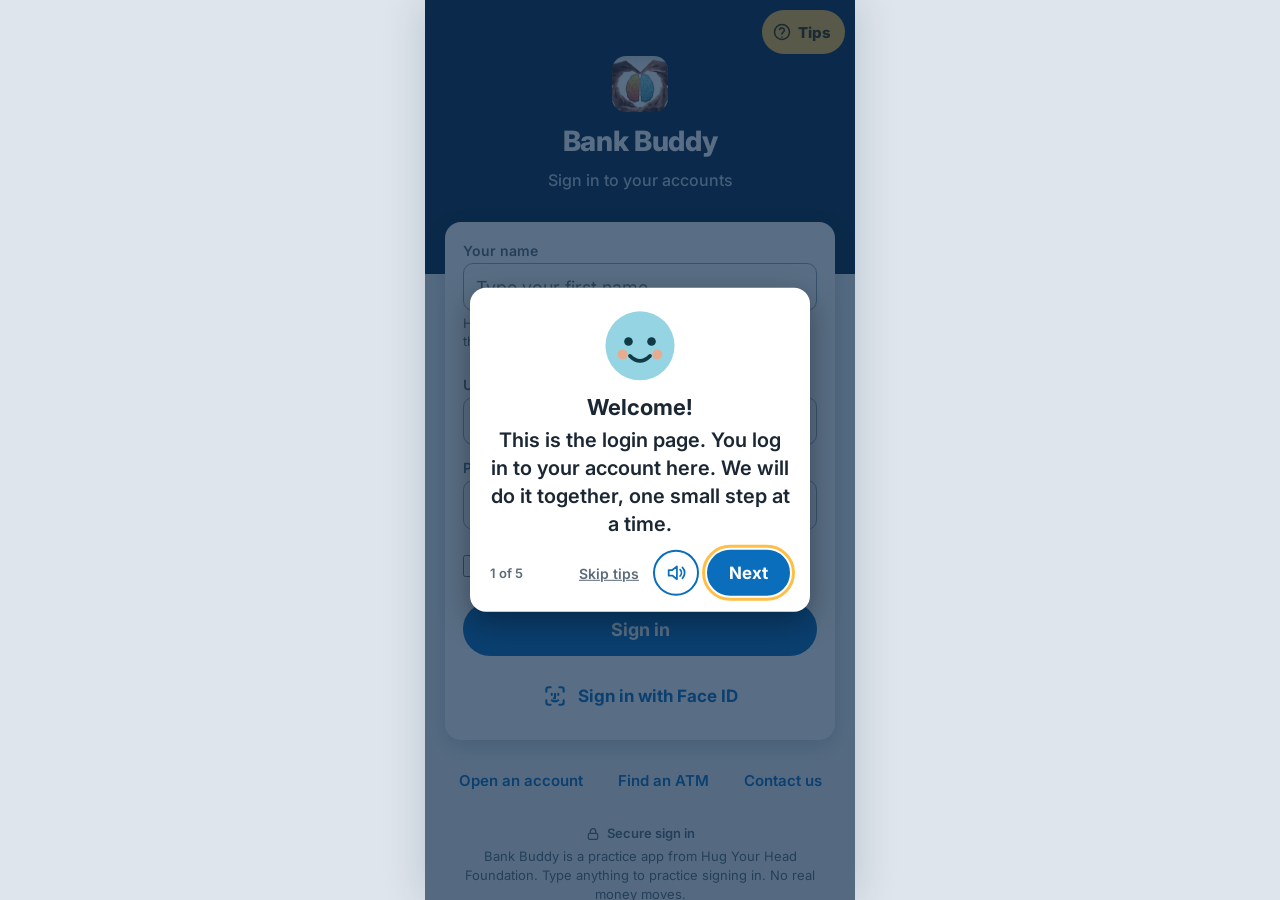
<file: bb/index.html>
<!DOCTYPE html>
<html lang="en">
<head>
<meta charset="utf-8">
<meta name="viewport" content="width=device-width, initial-scale=1, viewport-fit=cover">
<meta name="theme-color" content="#0b2a4a">
<meta name="robots" content="noindex, nofollow, noarchive">
<meta name="description" content="Bank Buddy is a practice banking app from Hug Your Head Foundation.">
<link rel="manifest" href="/bb/manifest.webmanifest">
<link rel="apple-touch-icon" href="/bb/apple-touch-icon.png">
<link rel="icon" type="image/png" href="/bb/icon-192.png">
<meta name="apple-mobile-web-app-capable" content="yes">
<meta name="mobile-web-app-capable" content="yes">
<meta name="apple-mobile-web-app-title" content="Bank Buddy">
<meta name="apple-mobile-web-app-status-bar-style" content="black-translucent">
<title>Bank Buddy – Hug Your Head Foundation</title>
<link href="https://fonts.googleapis.com/css2?family=Inter:wght@400;500;600;700;800&display=swap" rel="stylesheet">
<style>
/* Layout idea: one phone-width column, navy header, white rows on a pale grey ground, tab bar at the bottom. */
:root{
  --navy:#0b2a4a; --acc:#0a6ebd; --bg:#f2f4f7; --line:#e1e6ec; --mute:#5b6b7a; --txt:#1b2733; --pos:#17703f; --err:#b3261e; --gold:#e8a317;
  --font:'Inter',system-ui,-apple-system,'Segoe UI',Roboto,sans-serif;
  color-scheme: light;
}
*{box-sizing:border-box}
html,body{height:100%;margin:0}
body{background:#dfe5ec;color:var(--txt);font-family:var(--font);-webkit-font-smoothing:antialiased;-webkit-tap-highlight-color:transparent}
button,input,select{font-family:inherit;color:inherit}
button{cursor:pointer}
a{color:inherit}
:focus-visible{outline:3px solid #ffbf47;outline-offset:2px}
#app{height:100%;max-width:430px;margin:0 auto;background:var(--bg);display:flex;flex-direction:column;position:relative;overflow:hidden;box-shadow:0 0 40px rgba(11,42,74,.18)}
.scroll{flex:1;overflow-y:auto;overflow-x:hidden;-webkit-overflow-scrolling:touch}
.hdr{background:var(--navy);color:#fff;padding:calc(env(safe-area-inset-top) + 12px) 12px 14px;flex:none}
.hdr.big{padding:calc(env(safe-area-inset-top) + 18px) 20px 20px}
.nav{display:grid;grid-template-columns:96px 1fr 96px;align-items:center;min-height:44px}
.nav .t{font-size:18px;font-weight:700;text-align:center}
.nav .r{display:flex;justify-content:flex-end}
.nbtn{display:inline-flex;align-items:center;gap:2px;min-height:44px;min-width:44px;padding:0 8px;color:#fff;font-weight:600;font-size:17px;background:none;border:none}
.tabbar{flex:none;display:flex;background:#fff;border-top:1px solid var(--line);padding:6px 4px calc(env(safe-area-inset-bottom) + 8px)}
.tab{flex:1;display:flex;flex-direction:column;align-items:center;justify-content:center;gap:3px;min-height:56px;background:none;border:none;color:var(--mute);font-size:12px;font-weight:600;padding:0}
.tab[aria-current="page"]{color:var(--acc);font-weight:700}
.sect{display:flex;justify-content:space-between;align-items:baseline;padding:18px 16px 8px}
.sect h2{margin:0;font-size:14px;font-weight:700;color:var(--mute);text-transform:uppercase;letter-spacing:.6px}
.sect span{font-size:15px;font-weight:700}
.row{display:flex;align-items:center;gap:12px;padding:14px 16px;min-height:56px;background:#fff;border:none;border-bottom:1px solid var(--line);width:100%;text-align:left;text-decoration:none;color:var(--txt)}
.row .m{flex:1;min-width:0}
.row .n{font-size:17px;font-weight:600}
.row .s{font-size:14px;color:var(--mute);margin-top:2px;line-height:1.3}
.row .a{text-align:right}
.row .amt{font-size:19px;font-weight:700;font-variant-numeric:tabular-nums}
.chev{color:#8a97a5;flex:none}
.qa{display:flex;background:#fff;padding:16px 8px 14px;border-bottom:1px solid var(--line)}
.qa button{flex:1;display:flex;flex-direction:column;align-items:center;gap:6px;min-height:44px;background:none;border:none;font-size:13px;font-weight:600}
.qa .c{width:52px;height:52px;border-radius:26px;background:#e6f0fa;color:var(--acc);display:flex;align-items:center;justify-content:center}
.promo{margin:16px;background:#fff;border-radius:14px;padding:14px 16px;display:flex;align-items:center;gap:12px;border:1px solid var(--line);width:calc(100% - 32px);text-align:left}
.tx{display:flex;align-items:center;gap:12px;padding:10px 16px;min-height:60px;background:#fff;border:none;border-bottom:1px solid var(--line);width:100%;text-align:left}
.av{flex:none;width:40px;height:40px;border-radius:20px;background:#e6edf5;color:var(--navy);display:flex;align-items:center;justify-content:center;font-weight:700;font-size:16px}
.tx .m{flex:1;min-width:0}
.tx .n{font-size:16px;font-weight:600;overflow:hidden;text-overflow:ellipsis;white-space:nowrap}
.tx .s{font-size:14px;color:var(--mute)}
.tx .v{font-size:16px;font-weight:700;font-variant-numeric:tabular-nums}
.pos{color:var(--pos)}
.lbl{padding:12px 16px 6px;font-size:13px;font-weight:700;color:var(--mute);text-transform:uppercase;letter-spacing:.6px}
.seg{display:flex;background:#fff;border-bottom:1px solid var(--line)}
.seg button{flex:1;padding:12px 0;font-size:16px;font-weight:600;color:var(--mute);background:none;border:none;border-bottom:3px solid transparent;min-height:48px}
.seg button[aria-selected="true"]{color:var(--acc);font-weight:700;border-bottom-color:var(--acc)}
.pill{flex:1;display:flex;align-items:center;justify-content:center;gap:6px;min-height:44px;border-radius:22px;background:rgba(255,255,255,.14);color:#fff;font-weight:600;font-size:15px;border:none}
.search{display:flex;gap:8px;padding:10px 16px}
.search .f{flex:1;display:flex;align-items:center;gap:8px;background:#fff;border:1px solid #c9d2dc;border-radius:22px;padding:0 14px;min-height:44px;color:var(--mute)}
.search input{flex:1;border:none;outline:none;background:transparent;font-size:16px;min-width:0;min-height:42px}
.search .fb{width:44px;height:44px;border-radius:22px;border:1px solid #c9d2dc;background:#fff;color:var(--navy);display:flex;align-items:center;justify-content:center}
.chips{display:flex;gap:8px;padding:0 16px 10px}
.chip{min-height:36px;padding:0 14px;border-radius:18px;border:1px solid #c9d2dc;background:#fff;font-size:14px;font-weight:600}
.chip[aria-pressed="true"]{background:var(--navy);color:#fff;border-color:var(--navy)}
.fld{position:relative;display:flex;align-items:center;justify-content:space-between;gap:10px;background:#fff;padding:12px 16px;min-height:60px;border-bottom:1px solid var(--line)}
.fld .fm{flex:1;min-width:0}
.fld .lab{display:block;font-size:13px;font-weight:600;color:var(--mute)}
.fld .val{font-size:17px;font-weight:600;margin-top:2px}
.fld .sub{font-size:14px;color:var(--mute)}
.fld select{width:100%;border:none;background:transparent;font-size:17px;font-weight:600;padding:2px 28px 2px 0;appearance:none;-webkit-appearance:none;outline-offset:6px;margin-top:2px}
.fld .dd{position:absolute;right:16px;top:50%;transform:translateY(-50%);pointer-events:none;color:#8a97a5}
.fld input.txt{width:100%;border:none;outline:none;background:transparent;font-size:17px;font-weight:500;padding:2px 0;min-height:28px;margin-top:2px}
.amt-box{background:#fff;padding:14px 16px;border-top:1px solid var(--line);border-bottom:1px solid var(--line)}
.amt-box .in{display:flex;align-items:center;gap:4px}
.amt-box .in span{font-size:34px;font-weight:700;color:var(--mute)}
.amt-box input{flex:1;min-width:0;border:none;outline:none;background:transparent;font-size:34px;font-weight:700;min-height:48px;font-variant-numeric:tabular-nums}
.err{display:flex;gap:8px;align-items:flex-start;margin:12px 16px 0;padding:10px 12px;border-radius:10px;background:#fdecea;color:var(--err);font-size:15px;font-weight:600;line-height:1.35}
.note{padding:12px 16px;font-size:13px;color:var(--mute);line-height:1.45}
.foot{padding:12px 16px calc(env(safe-area-inset-bottom) + 20px);display:flex;flex-direction:column;gap:10px;background:var(--bg)}
.btn{display:flex;align-items:center;justify-content:center;gap:8px;min-height:54px;border-radius:28px;border:2px solid var(--acc);background:var(--acc);color:#fff;font-weight:700;font-size:18px;width:100%}
.btn.s{background:#fff;color:var(--acc)}
.btn.sm{min-height:48px;font-size:16px}
.kv{display:flex;justify-content:space-between;align-items:flex-start;gap:16px;padding:14px 16px;background:#fff;border-bottom:1px solid var(--line)}
.kv .k{font-size:15px;color:var(--mute);font-weight:500}
.kv .v{font-size:16px;font-weight:600;text-align:right;min-width:0;overflow-wrap:anywhere}
.hero{background:#fff;padding:22px 16px 18px;text-align:center;border-bottom:1px solid var(--line)}
.hero .k{font-size:14px;font-weight:600;color:var(--mute)}
.hero .b{font-size:44px;font-weight:800;letter-spacing:-.5px;margin-top:4px;font-variant-numeric:tabular-nums}
.ok{width:72px;height:72px;border-radius:36px;background:var(--pos);color:#fff;display:flex;align-items:center;justify-content:center;margin:0 auto 10px}
.login-top{background:var(--navy);padding:calc(env(safe-area-inset-top) + 56px) 24px 84px;display:flex;flex-direction:column;align-items:center;gap:12px;color:#fff}
.login-card{margin:-52px 20px 0;background:#fff;border-radius:16px;padding:20px 18px 18px;box-shadow:0 6px 20px rgba(11,42,74,.18);display:flex;flex-direction:column;gap:14px}
.login-card label.l{display:block;font-size:14px;font-weight:600;color:var(--mute);margin-bottom:4px}
.dots{-webkit-text-security:disc;text-security:disc}
.login-card input[type=text],.login-card input[type=password]{width:100%;border:1.5px solid #9aa8b6;border-radius:10px;padding:10px 12px;font-size:18px;min-height:48px;background:#fff}
.pw{display:flex;align-items:center;border:1.5px solid #9aa8b6;border-radius:10px;padding-right:6px}
.pw input{border:none!important;flex:1;min-width:0}
.linkbtn{background:none;border:none;color:var(--acc);font-weight:600;font-size:16px;min-height:44px;padding:0 8px}
.contact{display:flex;align-items:center;gap:14px;padding:10px 16px;min-height:62px;background:#fff;border:none;border-bottom:1px solid var(--line);width:100%;text-align:left}
.rec{display:flex;gap:6px;padding:4px 10px 16px;overflow-x:auto}
.rec button{flex:none;display:flex;flex-direction:column;align-items:center;gap:6px;width:76px;min-height:44px;background:none;border:none;font-size:13px;font-weight:600}
.rec .av{width:56px;height:56px;border-radius:28px;background:#dbe8f6;font-size:19px}
.card3d{margin:16px;border-radius:18px;padding:18px;color:#fff;background:linear-gradient(135deg,#0b2a4a,#0a6ebd);min-height:170px;display:flex;flex-direction:column;justify-content:space-between;box-shadow:0 8px 20px rgba(11,42,74,.25)}
.sw{position:relative;width:52px;height:32px;flex:none}
.sw input{position:absolute;inset:0;opacity:0;width:100%;height:100%;margin:0;cursor:pointer}
.sw i{position:absolute;inset:0;border-radius:16px;background:#9aa8b6;transition:background .15s}
.sw i::after{content:"";position:absolute;left:3px;top:3px;width:26px;height:26px;border-radius:13px;background:#fff;transition:transform .15s}
.sw input:checked + i{background:var(--acc)}
.sw input:checked + i::after{transform:translateX(20px)}
.sw input:focus-visible + i{outline:3px solid #ffbf47;outline-offset:2px}
.scrim{position:absolute;inset:0;background:rgba(11,42,74,.5);display:flex;align-items:flex-end;z-index:20}
.sheet{background:#fff;width:100%;border-radius:20px 20px 0 0;padding:8px 0 calc(env(safe-area-inset-bottom) + 16px);max-height:85%;overflow-y:auto}
.sheet .grab{width:40px;height:5px;border-radius:3px;background:#c9d2dc;margin:4px auto 10px}
.sheet h2{margin:0;padding:4px 16px 8px;font-size:20px}
.toast{position:absolute;left:16px;right:16px;bottom:calc(env(safe-area-inset-bottom) + 84px);background:var(--navy);color:#fff;border-radius:12px;padding:12px 16px;font-size:15px;font-weight:600;z-index:30;text-align:center}
.badge{position:absolute;top:6px;right:6px;min-width:18px;height:18px;border-radius:9px;background:var(--gold);color:var(--txt);font-size:12px;font-weight:800;display:flex;align-items:center;justify-content:center;padding:0 4px}
.up{width:100%;display:flex;gap:10px;padding:12px 16px;background:#fff}
.up label,.up button{flex:1;background:#fff;position:relative;min-height:96px;border:2px dashed #9aa8b6;border-radius:12px;display:flex;flex-direction:column;align-items:center;justify-content:center;gap:6px;font-size:14px;font-weight:600;color:var(--mute);text-align:center;padding:8px;cursor:pointer}
.up button.done,.up label.done{border-style:solid;border-color:var(--pos);color:var(--pos)}
.up input{position:absolute;inset:0;opacity:0;width:100%;height:100%;cursor:pointer}
.hdr{position:relative}
.login-top{position:relative}
.tipsbtn{position:absolute;top:calc(env(safe-area-inset-top) + 10px);right:10px;display:inline-flex;align-items:center;gap:6px;min-height:44px;padding:0 14px 0 10px;border-radius:22px;border:none;background:#ffbf47;color:#3b2a00;font-weight:800;font-size:15px;z-index:5}
.tipsbtn.s1{right:76px}.tipsbtn.s2{right:60px}
.tourblock{position:absolute;inset:0;z-index:40;background:transparent}
.tourblock.dim{background:rgba(11,42,74,.68)}
.cap{position:absolute;left:10px;right:10px;top:calc(env(safe-area-inset-top) + 64px);z-index:70;background:rgba(15,20,30,.94);color:#fff;border-radius:14px;padding:12px 8px 12px 14px;display:flex;gap:8px;align-items:flex-start;box-shadow:0 6px 20px rgba(0,0,0,.35);font-size:18px;line-height:1.4;font-weight:600}
.cap .ct{flex:1}
.cap .cx{flex:none;border:none;background:rgba(255,255,255,.18);color:#fff;border-radius:999px;width:36px;height:36px;font-size:22px;line-height:1}
.blk{position:absolute;z-index:40;background:transparent}
.typing .blk{display:none}
.cring{position:absolute;z-index:41;border:4px solid #ffbf47;border-radius:16px;box-shadow:0 0 0 9999px rgba(11,42,74,.64);pointer-events:none;animation:cring 1.1s infinite}
@keyframes cring{0%,100%{border-color:#ffbf47}50%{border-color:#fff}}
.ptr svg{display:block}
.ptr{background:none!important;box-shadow:none!important}
.ptr{position:absolute;z-index:42;width:60px;height:60px;pointer-events:none;animation:bobd .8s ease-in-out infinite}
.ptr.up{animation-name:bobu}.ptr.up svg{transform:rotate(180deg)}
@keyframes bobd{0%,100%{transform:translateY(0)}50%{transform:translateY(12px)}}
@keyframes bobu{0%,100%{transform:translateY(0)}50%{transform:translateY(-12px)}}
.coach{position:absolute;left:10px;right:10px;z-index:45;background:#fff;border:4px solid #ffbf47;border-radius:20px;padding:12px 14px 12px;box-shadow:0 8px 28px rgba(0,0,0,.4)}
.coach .ch{display:flex;align-items:center;gap:10px}
.coach .clabel{font-size:13px;font-weight:800;letter-spacing:.05em;color:var(--navy);text-transform:uppercase;line-height:1.2}
.coach .cstep{font-size:13px;font-weight:700;color:var(--mute)}
.coach .ctext{font-size:25px;line-height:1.22;font-weight:800;color:#1b2430;margin:8px 0 10px}
.coach .cb{display:flex;gap:8px;align-items:center;justify-content:space-between}
.coach .cb .stop{border:none;background:none;color:var(--mute);font-size:15px;font-weight:700;text-decoration:underline;min-height:44px;padding:0 6px}
.coach .cnext{flex:1;font-size:22px;min-height:56px}
.coach .cb2{text-align:center;margin-top:2px}
.typing .coach{top:6px!important;display:flex;align-items:center;gap:8px;padding:6px 8px;border-width:3px;border-radius:16px}
.typing .coach .ch,.typing .coach .cb2,.typing .coach .cb .ic,.typing .ptr{display:none!important}
.typing .coach .ctext{flex:1;margin:0;font-size:17px;line-height:1.2}
.typing .coach .cb{flex:none}
.typing .coach .cnext{flex:none;min-height:46px;font-size:18px;padding:0 16px}
.typing .cring{box-shadow:none;border-width:4px}
.coach .cb2{display:flex;justify-content:center;gap:14px}
.coach.mini{padding:8px 12px}
.coach.mini .ch,.coach.mini .cb .ic{display:none}
.coach.mini .ctext{font-size:20px;margin:0 0 4px}
.coach.mini .cb{margin:0}
.cring.soft{box-shadow:0 0 0 9999px rgba(11,42,74,.16)}
.cring{box-shadow:0 0 0 9999px rgba(11,42,74,.5)}
.coach .ctask{font-size:15px;font-weight:600;color:var(--txt);margin-top:2px;line-height:1.25}
.tpop.sheet,.tpop.say.sheet{left:10px!important;right:10px;top:auto!important;bottom:84px;width:auto;max-width:none;transform:none;text-align:left;padding:12px 14px;border:4px solid #ffbf47;z-index:46}
.tpop.sheet>svg,.tpop.say.sheet>svg{float:left;width:44px;height:44px;margin:0 10px 2px 0}
.tpop.sheet h3{margin:2px 0 4px;font-size:21px}
.tpop.sheet .tb{clear:both}
.tipsbtn.mbtn{background:#fff;color:var(--navy);border:3px solid #ffbf47;padding:0 10px;font-size:14px}
.hdr.big.hasm>div:first-child{font-size:20px!important}
.hdr.hasm .nav .t{visibility:hidden}
.up button svg.chk{width:100%;height:auto;display:block;border-radius:6px}
.up button{cursor:pointer;font-family:inherit}
.coach.nudge{animation:shake .4s}
@keyframes shake{0%,100%{transform:translateX(0)}25%{transform:translateX(-8px)}75%{transform:translateX(8px)}}
.ring{position:absolute;z-index:41;border:3px solid #ffbf47;border-radius:14px;box-shadow:0 0 0 9999px rgba(11,42,74,.68);pointer-events:none}
.ring.pulse{box-shadow:none;animation:pulse 1.4s infinite}
@keyframes pulse{0%,100%{box-shadow:0 0 0 0 rgba(255,191,71,.8)}50%{box-shadow:0 0 0 10px rgba(255,191,71,0)}}
.tpop{position:absolute;z-index:43;left:16px;width:calc(100% - 32px);max-width:330px;background:#fff;border-radius:16px;padding:14px;box-shadow:0 10px 30px rgba(0,0,0,.35)}
.tpop.say{left:50%;top:50%;transform:translate(-50%,-50%);width:calc(100% - 40px);max-width:340px;padding:22px 20px 16px;text-align:center}
.tpop h3{margin:8px 0 6px;font-size:22px;line-height:1.2}
.tpop p{margin:0;font-size:19px;line-height:1.4;font-weight:600}
.tpop.say p{font-size:20px}
.tpop .tb{display:flex;align-items:center;gap:8px;margin-top:12px}
.tpop .cnt{flex:1;font-size:13px;color:var(--mute);font-weight:600;text-align:left}
.tbtn{min-height:46px;padding:0 20px;border-radius:23px;border:2px solid var(--acc);background:var(--acc);color:#fff;font-weight:700;font-size:17px}
.tbtn.o{background:#fff;color:var(--acc)}
.tbtn.ic{width:46px;padding:0;display:inline-flex;align-items:center;justify-content:center}
.skip{background:none;border:none;color:var(--mute);font-size:14px;font-weight:600;min-height:44px;padding:0 6px;text-decoration:underline}
.trybar{position:absolute;left:10px;right:10px;bottom:calc(env(safe-area-inset-bottom) + 10px);z-index:35;background:#fff8e1;border:2px solid #ffbf47;border-radius:14px;padding:6px 6px 6px 10px;display:flex;align-items:center;gap:8px;box-shadow:0 4px 14px rgba(0,0,0,.22)}
.trybar .tbtn.ic{min-height:40px;min-width:40px}
.trybar .mini{flex:none;border:none;background:rgba(0,0,0,.08);border-radius:999px;font-size:14px;font-weight:700;padding:0 12px;min-height:40px;color:inherit}
.trybar.min{left:auto;right:10px;padding:4px 12px 4px 6px;border-radius:999px;cursor:pointer}
.trybar.min .t,.trybar.min .tbtn,.trybar.min .skip,.trybar.min .mini{display:none}
.trybar.min:after{content:'Your turn';font-size:14px;font-weight:700;color:#3b2a00}
.trybar.mbar.min:after{content:'Mission';color:var(--navy)}
.trybar.cbar.min:after{content:'Challenge'}
.trybar .t{flex:1;font-size:15px;font-weight:700;line-height:1.25;color:#3b2a00}
.trybar.mbar{background:#e6f0fa;border-color:var(--acc)}
.trybar.mbar .t{color:var(--navy)}
.mcard{display:block;width:calc(100% - 32px);margin:12px 16px 0;padding:14px 16px;border-radius:16px;border:2px solid #ffbf47;background:#fff8e1;text-align:left}
.mc-top{display:flex;justify-content:space-between;align-items:center}
.mc-rank{display:inline-flex;align-items:center;gap:6px;font-size:19px;font-weight:800;color:#3b2a00}
.mc-n{font-size:14px;font-weight:700;color:#3b2a00}
.bar{display:block;height:12px;border-radius:6px;background:#f0e2b6;margin:10px 0;overflow:hidden}
.bar i{display:block;height:100%;background:var(--navy);border-radius:6px}
.mc-cta{display:flex;align-items:center;justify-content:space-between;font-size:16px;font-weight:700;color:var(--acc)}
.rankcard{background:#fff;padding:18px 16px;border-bottom:1px solid var(--line)}
.lv{display:flex;gap:6px;margin-top:12px}
.lv span{flex:1;text-align:center;font-size:13px;font-weight:700;padding:8px 2px;border-radius:10px;border:2px solid var(--line);color:var(--mute)}
.lv span.on{border-color:var(--navy);background:var(--navy);color:#fff}
.lv span.past{border-color:var(--pos);color:var(--pos)}
.chip2{flex:none;min-height:36px;display:inline-flex;align-items:center;padding:0 14px;border-radius:18px;font-size:14px;font-weight:700;border:2px solid var(--acc);color:var(--acc);background:#fff}
.chip2.dn{border-color:var(--pos);color:var(--pos)}
.stars{display:flex;justify-content:center;gap:4px;flex-wrap:wrap}
.chk{background:#fff;padding:6px 16px 10px;border-top:1px solid var(--line);border-bottom:1px solid var(--line)}
.chk label{display:flex;align-items:flex-start;gap:12px;min-height:48px;padding:10px 0;font-size:16px;font-weight:600;line-height:1.35;border-bottom:1px solid var(--line)}
.chk label:last-child{border-bottom:none}
.chk input{width:26px;height:26px;accent-color:var(--acc);flex:none;margin:0}
.btn[disabled]{opacity:.45}
.qcard{margin:16px;background:#fff;border:2px solid var(--line);border-radius:16px;padding:16px}
.qcard .src{font-size:13px;font-weight:700;color:var(--mute);text-transform:uppercase;letter-spacing:.5px}
.qcard .msg{font-size:20px;font-weight:600;line-height:1.4;margin-top:6px}
.res{margin:0 16px;padding:14px;border-radius:14px;border:2px solid;font-size:16px;line-height:1.45}
.res.good{border-color:var(--pos);background:#eaf6ee}.res.bad{border-color:var(--err);background:#fdecea}
.res b{display:flex;align-items:center;gap:8px;font-size:19px;margin-bottom:4px}
.login-card{position:relative;z-index:1}
@media (prefers-reduced-motion:reduce){*{transition:none!important;animation:none!important}}
</style>
</head>
<body>
<div id="app"></div>
<script>
"use strict";
/* ---------- helpers ---------- */
var esc=function(s){return String(s).replace(/[&<>"']/g,function(c){return {'&':'&amp;','<':'&lt;','>':'&gt;','"':'&quot;',"'":'&#39;'}[c]})};
var fmt=function(n){return new Intl.NumberFormat('en-US',{style:'currency',currency:'USD'}).format(n)};
var r2=function(n){return Math.round(n*100)/100};
var dshort=function(iso){return new Date(iso).toLocaleDateString('en-US',{month:'short',day:'numeric'})};
var dlong=function(iso){return new Date(iso).toLocaleDateString('en-US',{month:'short',day:'numeric',year:'numeric'})};
function ico(p,s,fill){s=s||24;return '<svg width="'+s+'" height="'+s+'" viewBox="0 0 24 24" fill="'+(fill||'none')+'" stroke="currentColor" stroke-width="1.9" stroke-linecap="round" stroke-linejoin="round" aria-hidden="true">'+p+'</svg>'}
var P={
 accounts:'<path d="M3 10l9-6 9 6"/><path d="M5 10v8M9.5 10v8M14.5 10v8M19 10v8"/><path d="M3 20h18"/>',
 transfer:'<path d="M4 8h14M14 4l4 4-4 4"/><path d="M20 16H6M10 12l-4 4 4 4"/>',
 deposit:'<path d="M4 8h3l2-3h6l2 3h3v11H4V8z"/><circle cx="12" cy="13" r="3.5"/>',
 cards:'<rect x="3" y="5" width="18" height="14" rx="2"/><path d="M3 10h18M7 15h3"/>',
 more:'<circle cx="5" cy="12" r="1.3"/><circle cx="12" cy="12" r="1.3"/><circle cx="19" cy="12" r="1.3"/>',
 bell:'<path d="M6 16v-5a6 6 0 1112 0v5l2 2H4l2-2z"/><path d="M10 21h4"/>',
 chev:'<path d="M9 5l7 7-7 7"/>',back:'<path d="M15 5l-7 7 7 7"/>',down:'<path d="M5 9l7 7 7-7"/>',
 eye:'<path d="M2 12s4-7 10-7 10 7 10 7-4 7-10 7S2 12 2 12z"/><circle cx="12" cy="12" r="3"/>',
 eyeoff:'<path d="M3 3l18 18"/><path d="M10.6 6.1A9.8 9.8 0 0112 6c6 0 10 6 10 6a17 17 0 01-3.2 3.9M6.5 7.6C3.9 9.3 2 12 2 12s4 7 10 7a9.6 9.6 0 004.2-1"/>',
 face:'<path d="M4 8V6a2 2 0 012-2h2M16 4h2a2 2 0 012 2v2M20 16v2a2 2 0 01-2 2h-2M8 20H6a2 2 0 01-2-2v-2"/><path d="M9 10v1M15 10v1M12 10v4h-1M9 16c1.5 1.3 4.5 1.3 6 0"/>',
 bills:'<rect x="4" y="3" width="16" height="18" rx="2"/><path d="M8 8h8M8 12h8M8 16h5"/>',
 person:'<circle cx="9" cy="8" r="3.5"/><path d="M2.5 20c.8-3.5 3.3-5.5 6.5-5.5s5.7 2 6.5 5.5"/><path d="M17 8h5M19.5 5.5v5"/>',
 check:'<path d="M5 12.5l4.5 4.5L19 7"/>',search:'<circle cx="11" cy="11" r="7"/><path d="M20 20l-4-4"/>',
 cal:'<rect x="3" y="5" width="18" height="16" rx="2"/><path d="M3 10h18M8 3v4M16 3v4"/>',
 filter:'<path d="M4 6h16M7 12h10M10 18h4"/>',lock:'<rect x="5" y="11" width="14" height="9" rx="2"/><path d="M8 11V8a4 4 0 018 0v3"/>',
 warn:'<path d="M12 3l10 18H2L12 3z"/><path d="M12 10v5"/><path d="M12 18h.01"/>',
 user:'<circle cx="12" cy="8" r="4"/><path d="M4 21c1-4.5 4-6.5 8-6.5s7 2 8 6.5"/>',
 shield:'<path d="M12 3l8 3v6c0 5-3.5 8-8 9-4.5-1-8-4-8-9V6l8-3z"/><path d="M8.5 12l2.5 2.5 4.5-5"/>',
 help:'<circle cx="12" cy="12" r="9"/><path d="M9.1 9a3 3 0 015.8 1c0 2-3 2.5-3 4.5"/><path d="M12 18h.01"/>',
 doc:'<path d="M6 3h8l4 4v14H6V3z"/><path d="M14 3v4h4M9 12h6M9 16h6"/>',
 out:'<path d="M9 4H5v16h4M16 8l4 4-4 4M20 12H9"/>'
};
var LOGO='<img src="[data-uri]" width="56" height="56" alt="Hug Your Head logo" style="border-radius:14px;background:#fff;display:block">';

/* ---------- data ---------- */
var CONTACTS=[
 {id:'mom',name:'Mom',ini:'MC',sub:'maria.c@example.com'},
 {id:'jordan',name:'Jordan Patel',ini:'JP',sub:'(555) 014-2290'},
 {id:'alex',name:'Alex Rivera',ini:'AR',sub:'alex.r@example.com'},
 {id:'taylor',name:'Taylor Lee',ini:'TL',sub:'(555) 013-7741'},
 {id:'casey',name:'Casey Nguyen',ini:'CN',sub:'casey.n@example.com'}
];
var PAYEES=[
 {id:'phone',name:'Phone Company',sub:'Due in 6 days',amt:40},
 {id:'power',name:'Desert Electric and Gas',sub:'Due in 11 days',amt:60},
 {id:'net',name:'Skyline Internet',sub:'Due in 14 days',amt:50},
 {id:'water',name:'City Water Department',sub:'Due in 20 days',amt:25}
];
var SEND_LIMIT=2500, MIN_DUE=25;
function dAgo(n){var d=new Date();d.setHours(12,0,0,0);d.setDate(d.getDate()-n);return d.toISOString()}
function seed(){
  var id=0;
  function t(a,n,c,amt,d,p){id++;return {id:'t'+id,a:a,n:n,c:c,amt:amt,d:dAgo(d),p:!!p}}
  return {
    nid:100,alerts:2,locked:false,faceId:true,paperless:true,done:{},seen:{},tips:true,autoread:false,
    accts:[
      {id:'chk',name:'Everyday Checking',kind:'Checking',mask:'4821',bal:1000},
      {id:'sav',name:'Premier Savings',kind:'Savings',mask:'7730',bal:1000},
      {id:'cc',name:'Rewards Visa',kind:'Credit card',mask:'1156',bal:75,limit:500}
    ],
    txs:[
      t('chk','Coffee Corner','Dining',-5,0,true),
      t('chk','Grocery Mart','Groceries',-40,1),
      t('chk','Direct deposit','Payroll',500,2),
      t('chk','Streaming Plus','Entertainment',-10,3),
      t('chk','Gas Station','Auto',-30,4),
      t('chk','Transfer from Premier Savings','Transfer',100,5),
      t('chk','Phone Company','Bills',-50,6),
      t('chk','Pizza Place','Dining',-20,8),
      t('sav','Transfer to Everyday Checking','Transfer',-100,5),
      t('sav','Interest paid','Interest',2,9),
      t('sav','Transfer from Everyday Checking','Transfer',100,12),
      t('cc','Online Store','Shopping',-50,2),
      t('cc','Riverside Restaurant','Dining',-25,3),
      t('cc','Payment, thank you','Payment',100,10)
    ]
  };
}
var KEY='bankbuddy-guided-v1';
function load(){try{var s=localStorage.getItem(KEY);return s?JSON.parse(s):null}catch(e){return null}}
function save(){try{localStorage.setItem(KEY,JSON.stringify(S))}catch(e){}}
var S=load()||seed();
var UI={view:{name:'signin'},hist:[],sheet:null,flow:null,dep:null,q:'',filter:'all',showFilter:false,dtab:'activity',showPw:false,toast:'',err:'',cq:'',u:'',pwv:'',tour:null,mission:null,celebrate:null,scam:null,safety:[false,false,false],spoken:''};

function A(id){return S.accts.filter(function(a){return a.id===id})[0]}
function present(a){
  var pend=S.txs.filter(function(t){return t.a===a.id&&t.p}).reduce(function(s,t){return s+t.amt},0);
  return r2(a.bal-pend);
}
function addTx(a,n,c,amt,p){S.nid++;S.txs.push({id:'t'+S.nid,a:a,n:n,c:c,amt:r2(amt),d:new Date().toISOString(),p:!!p})}
function conf(){var c='ABCDEFGHJKMNPQRSTUVWXYZ23456789',o='';for(var i=0;i<8;i++){o+=c[Math.floor(Math.random()*c.length)];if(i===3)o+='-'}return o}
function parseAmt(v){v=String(v||'').replace(/[$,\s]/g,'');if(!/^\d+(\.\d{1,2})?$/.test(v))return NaN;return r2(parseFloat(v))}
function greet(){var h=new Date().getHours();return h<12?'Good morning':h<18?'Good afternoon':'Good evening'}
function ini(n){return n.split(/\s+/).map(function(w){return w[0]}).join('').slice(0,2).toUpperCase()}

/* ---------- navigation ---------- */
function go(view){flushLeave();UI.hint=null;UI.cmsg='';UI.tour=null;UI.sheet=null;UI.hist.push(UI.view);UI.view=view;UI.err='';render(true)}
function back(){flushLeave();UI.hint=null;UI.cmsg='';UI.tour=null;UI.sheet=null;UI.view=UI.hist.pop()||{name:'accounts'};UI.err='';render(true)}
function root(name){flushLeave();UI.hint=null;UI.cmsg='';UI.tour=null;UI.sheet=null;UI.hist=[];UI.view={name:name};UI.err='';UI.q='';UI.filter='all';UI.showFilter=false;UI.dtab='activity';render(true)}

/* ---------- components ---------- */
function tabbar(active){
  var tabs=[['accounts','Accounts','accounts'],['pay','Pay &amp; Transfer','transfer'],['deposit','Deposit','deposit'],['cards','Cards','cards'],['more','More','more']];
  return '<nav class="tabbar" aria-label="Main" data-tour="tabbar">'+tabs.map(function(t){
    return '<button class="tab" data-a="tab" data-t="'+t[0]+'"'+(active===t[0]?' aria-current="page"':'')+'>'+ico(P[t[2]],26,t[0]==='more'?'currentColor':'none')+'<span>'+t[1]+'</span></button>'}).join('')+'</nav>';
}
function nav(title,left,right){
  return '<header class="hdr"><div class="nav"><div>'+(left||'')+'</div><div class="t">'+title+'</div><div class="r">'+(right||'')+'</div></div></header>';
}
function nb(a,text,icon,extra){return '<button class="nbtn" data-a="'+a+'"'+(extra||'')+'>'+(icon?ico(P[icon],22):'')+text+'</button>'}
function kv(k,v){return '<div class="kv"><span class="k">'+k+'</span><span class="v">'+v+'</span></div>'}
function chevRow(icon,title,sub,attrs){
  return '<button class="row" '+attrs+'><span class="av" style="width:44px;height:44px;border-radius:12px;background:#e6f0fa;color:var(--acc)">'+ico(P[icon],26)+'</span><span class="m"><span class="n" style="display:block">'+title+'</span><span class="s" style="display:block">'+sub+'</span></span><span class="chev">'+ico(P.chev,20)+'</span></button>';
}
function txRow(t){
  var pos=t.amt>0;
  return '<button class="tx" data-a="tx" data-id="'+t.id+'"><span class="av">'+esc(t.c==='Payment'?'P':ini(t.n.replace(/^(Transfer|Sent|Bill pay)( to| from)?:?\s*/i,'')||t.n))+'</span><span class="m"><span class="n" style="display:block">'+esc(t.n)+'</span><span class="s" style="display:block">'+dshort(t.d)+' · '+(t.p?'Pending':esc(t.c))+'</span></span><span class="v'+(pos?' pos':'')+'">'+(pos?'+':'-')+fmt(Math.abs(t.amt))+'</span></button>';
}
function acctOpts(list,sel){return list.map(function(a){return '<option value="'+a.id+'"'+(a.id===sel?' selected':'')+'>'+esc(a.name)+' ...'+a.mask+'</option>'}).join('')}

/* ---------- screens ---------- */
function listFor(a){
  var q=UI.q.trim().toLowerCase();
  var list=S.txs.filter(function(t){return t.a===a.id}).sort(function(x,y){return (y.p-x.p)||(new Date(y.d)-new Date(x.d))||(y.id<x.id?-1:1)});
  if(UI.filter==='in')list=list.filter(function(t){return t.amt>0});
  if(UI.filter==='out')list=list.filter(function(t){return t.amt<0});
  if(q)list=list.filter(function(t){return (t.n+' '+t.c).toLowerCase().indexOf(q)>-1});
  if(!list.length)return '<div class="note" style="text-align:center;padding:28px 16px;font-size:15px">No transactions match.</div>';
  var pend=list.filter(function(t){return t.p}),post=list.filter(function(t){return !t.p});
  return (pend.length?'<div class="lbl">Pending</div>'+pend.map(txRow).join(''):'')+(post.length?'<div class="lbl">Posted</div>'+post.map(txRow).join(''):'');
}
function vDetail(){
  var a=A(UI.view.id), cc=a.kind==='Credit card';
  var sub=cc?('Credit card ...'+a.mask):(a.kind+' ...'+a.mask);
  var body='';
  if(UI.dtab==='activity'){
    body='<div class="search" data-tour="search"><label class="f"><span class="sr" style="position:absolute;left:-9999px">Search transactions</span>'+ico(P.search,20)+'<input id="q" type="search" placeholder="Search transactions" value="'+esc(UI.q)+'" data-in="q"></label><button class="fb" data-a="filtertoggle" aria-label="Filter transactions" aria-expanded="'+UI.showFilter+'">'+ico(P.filter,20)+'</button></div>'+
    (UI.showFilter?'<div class="chips">'+[['all','All'],['in','Money in'],['out','Money out']].map(function(c){return '<button class="chip" data-a="filter" data-f="'+c[0]+'" aria-pressed="'+(UI.filter===c[0])+'">'+c[1]+'</button>'}).join('')+'</div>':'')+
    '<div id="txlist" data-tour="txlist">'+listFor(a)+'</div>';
  } else if(UI.dtab==='details'){
    body='<div style="height:12px"></div>'+kv('Nickname',esc(a.name))+kv('Account type',a.kind)+kv('Account number','•••••••'+a.mask)+kv('Opened','March 14, 2021')+
      (a.kind==='Savings'?kv('Interest rate','0.50% APY'):'')+(cc?kv('Credit limit',fmt(a.limit))+kv('Available credit',fmt(a.limit-a.bal))+kv('Minimum payment due',fmt(MIN_DUE)):'')+
      '<div class="note">Routing and full account numbers are hidden in this demo.</div>';
  } else {
    body='<div style="height:12px"></div>'+['October 2026','September 2026','August 2026'].map(function(m){return '<button class="row" data-a="soon" data-m="Statements are not available in this demo."><span class="av" style="background:#e6f0fa;color:var(--acc)">'+ico(P.doc,22)+'</span><span class="m"><span class="n" style="display:block;font-size:16px">'+m+' statement</span><span class="s" style="display:block">PDF</span></span><span class="chev">'+ico(P.chev,20)+'</span></button>'}).join('');
  }
  var primaryBtn = cc ? '<button class="pill" data-a="newtransfer" data-to="cc" data-from="chk">'+ico(P.transfer,20)+'Pay card</button>' : '<button class="pill" data-a="newtransfer" data-from="'+a.id+'">'+ico(P.transfer,20)+'Transfer</button>';
  return '<header class="hdr" style="padding-bottom:18px"><div style="display:flex;justify-content:space-between;align-items:center"><button class="nbtn" data-a="back" data-tour="back" aria-label="Back" style="padding:0">'+ico(P.back,26)+'</button><button class="nbtn" data-a="soon" data-m="More options are not part of this demo." aria-label="More options" style="justify-content:center">'+ico(P.more,26,'currentColor')+'</button></div>'+
  '<div style="padding:0 8px"><div style="font-size:17px;font-weight:600">'+esc(a.name)+'</div><div style="font-size:14px;color:#b9cbe0">'+sub+'</div>'+
  '<div data-tour="balance" style="font-size:42px;font-weight:800;margin-top:10px;letter-spacing:-.5px;font-variant-numeric:tabular-nums">'+fmt(a.bal)+'</div>'+
  '<div style="font-size:14px;color:#b9cbe0">'+(cc?'Current balance · Available credit '+fmt(a.limit-a.bal):'Available balance · Present balance '+fmt(present(a)))+'</div>'+
  '<div data-tour="actions" style="display:flex;gap:8px;margin-top:14px">'+primaryBtn+'<button class="pill" data-a="tab" data-t="deposit">'+ico(P.deposit,20)+'Deposit</button><button class="pill" data-a="bills">'+ico(P.bills,20)+'Pay bill</button></div></div></header>'+
  '<div class="seg" role="tablist" data-tour="tabs">'+[['activity','Activity'],['details','Details'],['statements','Statements']].map(function(t){return '<button role="tab" data-a="dtab" data-t="'+t[0]+'" aria-selected="'+(UI.dtab===t[0])+'">'+t[1]+'</button>'}).join('')+'</div>'+
  '<div class="scroll">'+body+'<div style="height:16px"></div></div>'+tabbar('accounts');
}
function avail(a){return a.kind==='Credit card'?('Balance '+fmt(a.bal)):('Available '+fmt(a.bal))}
function flowTitle(f){return f.kind==='transfer'?'transferring':f.kind==='send'?'sending':'paying'}
function contactList(list){
  if(!list.length)return '<div class="note" style="text-align:center;padding:24px 16px;font-size:15px">No one matches.</div>';
  return list.map(function(c){return '<button class="contact" data-a="startsend" data-id="'+c.id+'"><span class="av" style="width:44px;height:44px;border-radius:22px">'+c.ini+'</span><span class="m" style="flex:1"><span style="display:block;font-size:17px;font-weight:600">'+esc(c.name)+'</span><span style="display:block;font-size:14px;color:var(--mute)">'+esc(c.sub)+'</span></span><span class="chev">'+ico(P.chev,20)+'</span></button>'}).join('');
}
function vSheet(){
  var s=UI.sheet; if(!s)return '';
  var inner='';
  if(s.type==='tx'){
    var t=S.txs.filter(function(x){return x.id===s.id})[0], a=A(t.a), pos=t.amt>0;
    inner='<h2>'+esc(t.n)+'</h2><div style="padding:0 16px 8px;font-size:32px;font-weight:800" class="'+(pos?'pos':'')+'">'+(pos?'+':'-')+fmt(Math.abs(t.amt))+'</div>'+kv('Status',t.p?'Pending':'Posted')+kv('Date',dlong(t.d))+kv('Category',esc(t.c))+kv('Account',esc(a.name)+' ...'+a.mask)+kv('Reference',t.id.toUpperCase());
  } else if(s.type==='alerts'){
    inner='<h2>Notifications</h2>'+
    '<div class="kv" style="display:block"><div style="font-weight:700;font-size:16px">Paycheck deposited</div><div class="s" style="font-size:14px;color:var(--mute);margin-top:2px">$500.00 arrived in Everyday Checking.</div></div>'+
    '<div class="kv" style="display:block"><div style="font-weight:700;font-size:16px">Security tip</div><div style="font-size:14px;color:var(--mute);margin-top:2px;line-height:1.4">Bank Buddy will never ask for your PIN or password by text message, email, or phone call.</div></div>';
  } else if(s.type==='share'){
    inner=shareSheetHtml();
  } else if(s.type==='security'){
    inner='<h2>Security center</h2><div class="kv" style="display:block"><div style="font-size:15px;line-height:1.5;color:var(--txt)">Never share your password, PIN, or one-time codes. Be careful with messages that rush you, promise prizes, or ask you to send money to someone you do not know.</div></div>';
  }
  return '<div class="scrim" data-a="closesheet" id="scrim"><div class="sheet" role="dialog" aria-modal="true" aria-label="Details" data-stop="1"><div class="grab"></div>'+inner+'<div style="padding:12px 16px 0"><button class="btn s sm" data-a="closesheet" id="sheetclose">Close</button></div></div></div>';
}
var toastT;
function toast(m){UI.toast=m;render();clearTimeout(toastT);toastT=setTimeout(function(){UI.toast='';render()},2200)}

/* ---------- flows ---------- */
function startFlow(f){UI.flow=f;go({name:'form'})}
function validate(){
  var f=UI.flow, amt=parseAmt(f.amount), from=A(f.from);
  if(isNaN(amt)||amt<=0)return 'Enter an amount greater than $0.00, like 25.00.';
  if(amt>from.bal)return 'Not enough money in '+from.name+'. It has '+fmt(from.bal)+' available.';
  if(f.kind==='transfer'&&A(f.to).kind==='Credit card'&&amt>A(f.to).bal)return 'That is more than the card balance of '+fmt(A(f.to).bal)+'.';
  if(f.kind==='send'&&amt>SEND_LIMIT)return 'The most you can send in one day is '+fmt(SEND_LIMIT)+'.';
  f.amt=amt;return '';
}
function submit(){
  var f=UI.flow, amt=f.amt, from=A(f.from), code=conf(), res;
  from.bal=r2(from.bal-amt);
  if(f.kind==='transfer'){
    var to=A(f.to), cc=to.kind==='Credit card';
    if(cc){to.bal=r2(to.bal-amt);addTx(to.id,'Payment, thank you','Payment',amt);addTx(from.id,'Payment to '+to.name,'Transfer',-amt)}
    else{to.bal=r2(to.bal+amt);addTx(from.id,'Transfer to '+to.name,'Transfer',-amt);addTx(to.id,'Transfer from '+from.name,'Transfer',amt)}
    res={head:cc?'Payment submitted':'Transfer submitted',line:fmt(amt)+' is on its way to '+to.name+'.'+(f.freq!=='One time'?' It repeats '+f.freq.toLowerCase()+'.':''),rows:[['From',esc(from.name)+' ...'+from.mask],['To',esc(to.name)+' ...'+to.mask],['Amount',fmt(amt)],['Date',dlong(new Date().toISOString())]],code:code,again:'newtransfer',againLabel:'Make another transfer'};
  } else if(f.kind==='send'){
    var c=CONTACTS.filter(function(x){return x.id===f.contact})[0];
    addTx(from.id,'Sent to '+c.name,'Sent money',-amt);
    res={head:'Money sent',line:fmt(amt)+' is on its way to '+c.name+'.',rows:[['Sent to',esc(c.name)],['From',esc(from.name)+' ...'+from.mask],['Amount',fmt(amt)],['Date',dlong(new Date().toISOString())]],code:code,again:'sendpick',againLabel:'Send to someone else'};
  } else {
    var p=PAYEES.filter(function(x){return x.id===f.payee})[0];
    addTx(from.id,'Bill pay: '+p.name,'Bills',-amt);
    res={head:'Payment submitted',line:fmt(amt)+' is on its way to '+p.name+'.',rows:[['Paid to',esc(p.name)],['From',esc(from.name)+' ...'+from.mask],['Amount',fmt(amt)],['Date',dlong(new Date().toISOString())]],code:code,again:'bills',againLabel:'Pay another bill'};
  }
  save();
  complete(f.kind==='transfer'?(A(f.to).kind==='Credit card'?'card':'transfer'):f.kind==='send'?'send':'bill',true);
  if(UI.chal)bonusDone();
  UI.hist=[{name:'accounts'}]; UI.view={name:'confirm',r:res}; UI.flow=null; render(true);
}

/* ---------- tutorial, missions, scam watch ---------- */
P.speaker='<path d="M4 9v6h4l5 4V5L8 9H4z"/><path d="M16.5 8.5a5 5 0 010 7"/><path d="M19 6a8.5 8.5 0 010 12"/>';
P.star='<path d="M12 2.5l2.9 6 6.6.9-4.8 4.6 1.2 6.5L12 17.4 6.1 20.5l1.2-6.5L2.5 9.4l6.6-.9L12 2.5z"/>';
function buddyFace(sz){return '<svg width="'+sz+'" height="'+sz+'" viewBox="0 0 100 100" aria-hidden="true" style="flex:none"><circle cx="50" cy="50" r="48" fill="#95d4e2"/><circle cx="34" cy="44" r="6" fill="#0f3a46"/><circle cx="66" cy="44" r="6" fill="#0f3a46"/><circle cx="26" cy="62" r="7" fill="#e7ac8f"/><circle cx="74" cy="62" r="7" fill="#e7ac8f"/><path d="M36 64 Q50 78 64 64" fill="none" stroke="#0f3a46" stroke-width="5" stroke-linecap="round"/></svg>'}
function tipsBtn(cls){return '<button class="tipsbtn '+(cls||'')+'" data-a="tips" aria-label="Show tips for this screen">'+ico(P.help,20)+'Tips</button>'}

var MISSIONS=[
 {id:'signin',t:'Log in',d:'Sign in to your account.',hint:'Make up a username and password. Do not use a real one.'},
 {id:'checking',t:'Look inside Checking',d:'Open Checking and find your balance.',hint:'Tap Everyday Checking.'},
 {id:'savings',t:'Look inside Savings',d:'Open Savings and see what is saved.',hint:'Tap Premier Savings.'},
 {id:'transfer',t:'Move your money',d:'Move money from one account to another.',hint:'Tap Transfer, pick your accounts, and type an amount.'},
 {id:'send',t:'Send money safely',d:'Send money to a friend. Do the safety check first.',hint:'Tap Send money and pick a person.'},
 {id:'bill',t:'Pay a bill',d:'Pay a bill from your account.',hint:'Tap Pay bills and pick a bill.'},
 {id:'deposit',t:'Deposit a check',d:'Put a check into your account.',hint:'Tap Deposit at the bottom of the screen.'},
 {id:'card',t:'Learn about credit cards',d:'See what a credit card does. Then pay your card.',hint:'Tap Cards at the bottom of the screen.'},
 {id:'scam',t:'Spot the scams',d:'Learn how to tell a scam from the real thing.',hint:'Tap Scam Watch and answer the questions.'}
];
var RANKS=[['Beginner',0],['Learner',3],['Skilled',6],['Expert',9]];
function doneCount(){return MISSIONS.filter(function(m){return S.done[m.id]}).length}
function rankOf(n){var r=RANKS[0][0];RANKS.forEach(function(x){if(n>=x[1])r=x[0]});return r}
function nextRank(n){for(var i=0;i<RANKS.length;i++){if(n<RANKS[i][1])return RANKS[i]}return null}
function mById(id){return MISSIONS.filter(function(m){return m.id===id})[0]}
function complete(id,defer){
  if(S.free&&S.freeUsed){S.pdone=S.pdone||{};if(!S.pdone[id]){S.pdone[id]=new Date().toISOString();logEv('pmission','No-help mission done: '+mById(id).t+' (tips used so far: '+(S.tipsUsed||0)+')');save();toast('You did it with no help!')}}
  if(S.done[id]){if(UI.mission===id){if(defer)UI.pendClear=id;else UI.mission=null}return}
  var before=rankOf(doneCount());
  S.done[id]=true; S.doneAt[id]=new Date().toISOString(); S.freeDone=S.freeDone||{}; logEv('mission','Mission done: '+id+(S.free?' (practice mode)':'')); save();
  var after=rankOf(doneCount());
  var cel={id:id,title:mById(id).t,rank:before!==after?after:''};
  if(defer){UI.pending=cel;UI.pendClear=id}
  else{UI.celebrate=cel;if(UI.mission===id)UI.mission=null}
}
function flushLeave(){
  var v=UI.view;
  if(v&&v.name==='detail'){if(v.id==='chk')complete('checking');if(v.id==='sav')complete('savings')}
  if(UI.pending){UI.celebrate=UI.pending;UI.pending=null}
  if(UI.pendingBonus){UI.chalDone=UI.pendingBonus;UI.pendingBonus=null;UI.chal=null}
  if(UI.pendClear){if(UI.mission===UI.pendClear)UI.mission=null;UI.pendClear=null}
}

var TOURS={
  signin:[
   ['say','','Welcome!','This is the login page. You log in to your account here. We will do it together, one small step at a time.'],
   ['try','[data-tour=pname]','','Step 1. Type your first name in this box. Then tap Next.'],
   ['try','[data-tour=username]','','Step 2. This is your username. You make one when you open your account. Make one up and type it. Then tap Next.'],
   ['try','[data-tour=password]','','Step 3. This is your password. It is a secret. Make one up. Do not use a real one. Tap the eye to see it. Then tap Next.'],
   ['try','[data-tour=signinbtn]','','Step 4. Tap Sign in.']
  ],
  accounts:[
   ['say','','Your home page','This is your Accounts page. It is your home page. It shows all of your money. You see it first every time you log in. Let us look at what is on it.'],
   ['spot','[data-tour=total]','','This number is all the money in your checking and savings added together.'],
   ['spot','[data-tour=row-chk]','','This is one of your accounts. Checking is money you spend. Savings is money you keep for later. Tap an account to look inside it.'],
   ['spot','[data-tour=qa-row]','','These buttons move money. Transfer moves money between your accounts. Pay bills pays companies. Deposit adds a check. Send money gives money to a person.'],
   ['spot','[data-tour=scamcard]','','Scam Watch teaches you how to spot tricks that try to steal your money.'],
   ['say','','Explore!','Now you can look around. Tap anything you like. You cannot break anything. This is only practice. When you are ready, I will show you where to start.'],
   ['spot','[data-tour=missions]','','Missions help you practice, one step at a time. Tap Start a mission when you are ready.']
  ],
  missions:[
   ['say','','Missions','This is the Missions page. Missions are small jobs that help you practice. Finish a mission to earn a star. Your level goes up as you earn stars.'],
   ['spot','[data-tour=rank]','','This is your level. It goes up when you finish missions. Finish them all to become an Expert!'],
   ['spot','[data-tour=mlist]','','This is the list of missions. A check mark means you finished it. You can do them in any order.'],
   ['say','','Pick a mission','Tap a mission to start it. I will show you what to do.']
  ],
  detail:[
   ['say','','Your account page','This page shows one account. You can see how much money is in it and what happened. Let us look at each part.'],
   ['spot','[data-tour=balance]','','This is your balance. It is how much money you can use right now.'],
   ['spot','[data-tour=actions]','','These buttons let you move money from this account. You will try them in the missions.'],
   ['spot','[data-tour=tabs]','','Activity shows money in and out. Details has facts about the account. Statements are monthly papers. You can tap each one.'],
   ['spot','[data-tour=txlist]','','Each line is one time money moved. A plus (+) means money came in. A minus (-) means money went out.'],
   ['say','','Explore!','Explore the page. Tap around and look. When you are done, tap the arrow in the top corner to go back to your accounts.'],
   ['spot','[data-tour=back]','','This arrow takes you back to your accounts.']
  ],
  pay:[
   ['say','','Pay and Transfer','This page is where you move money. Let us look at what you can do.'],
   ['spot','[data-tour=pay-transfer]','','Transfer moves money between your own accounts.'],
   ['spot','[data-tour=pay-send]','','Send money gives money to a person, like a friend.'],
   ['spot','[data-tour=pay-bills]','','Pay bills pays companies, like your phone company.'],
   ['say','','Explore!','Look around. Tap the one you want when you are ready.']
  ],
  'form-transfer':[
   ['say','','Transfer money','On this page you move money from one of your accounts to another. Let us look at each part.'],
   ['spot','[data-tour=f-from]','','This is where the money comes FROM.'],
   ['spot','[data-tour=f-to]','','This is where the money goes TO.'],
   ['spot','[data-tour=f-amount]','','Type how much to move here. Use numbers only.'],
   ['spot','[data-tour=f-continue]','','Tap Continue to look it over. Nothing is sent yet.']
  ],
  'form-send':[
   ['say','','Send money','On this page you send money to a person. Money sent to a person can be hard to get back, so go slowly. Let us look at each part.'],
   ['spot','[data-tour=f-to]','','This is who gets the money. Make sure it is the right person.'],
   ['spot','[data-tour=f-from]','','This is the account the money comes out of.'],
   ['spot','[data-tour=f-amount]','','Type how much to send here. Use numbers only.'],
   ['spot','[data-tour=f-continue]','','Tap Continue to check everything before it is sent.']
  ],
  'form-bill':[
   ['say','','Pay a bill','On this page you pay a bill, like a phone bill. Let us look at each part.'],
   ['spot','[data-tour=f-payee]','','This is the company you are paying.'],
   ['spot','[data-tour=f-from]','','This is the account the money comes out of.'],
   ['spot','[data-tour=f-continue]','','Tap Continue to check it before it is sent.']
  ],
  review:[
   ['say','','Check before you send','This is the most important page. Look at everything before you send. Once money is sent, it can be hard to get back.'],
   ['spot','[data-tour=rv-rows]','','Check who gets the money and which account it comes from. Are they right?'],
   ['spot','[data-tour=safety]','','Sending money to a person? Read each sentence. Tap the box when it is true for you. If you cannot tap a box, STOP and ask someone you trust.'],
   ['spot','[data-tour=rv-submit]','','Tap Submit only when everything is right.'],
   ['spot','[data-tour=rv-edit]','','Something wrong? Tap Edit to fix it.']
  ],
  confirm:[
   ['say','','All done!','This page tells you it worked. Let us look at it.'],
   ['spot','[data-tour=code]','','This is your confirmation number. It is like a receipt. Save it in case there is a problem.'],
   ['say','','Explore!','Look at the page. When you are ready, tap Done at the bottom.'],
   ['spot','[data-tour=c-done]','','Tap Done to go back home.']
  ],
  sendpick:[
   ['say','','Send money','On this page you pick the person you want to send money to.'],
   ['spot','[data-tour=sp-search]','','You can type a name here to find someone.'],
   ['spot','[data-tour=sp-list]','','Or pick someone from your list. Only pick someone you know.']
  ],
  bills:[
   ['say','','Pay bills','Here are the companies you pay. Each one shows how much is due and when.'],
   ['spot','[data-tour=b-list]','','Tap a bill to pay it.']
  ],
  deposit:[
   ['say','','Deposit a check','You can put a paper check into your account by taking pictures with your phone. Let us look at each part.'],
   ['spot','[data-tour=d-to]','','This is the account the money goes into.'],
   ['spot','[data-tour=d-amount]','','Type the amount that is written on the check here.'],
   ['spot','[data-tour=d-photos]','','Tap these boxes to take a picture of the front and the back of the check. For practice, it adds a pretend picture.'],
   ['spot','[data-tour=d-submit]','','Tap Deposit check when you are done.']
  ],
  cards:[
   ['say','','Cards','A credit card lets you buy things now and pay for them later. The bank lends you the money. You must pay it back. Let us look at the page.'],
   ['spot','[data-tour=c-info]','','Balance is what you owe. Available credit is how much more you can buy. Minimum payment is the least you must pay.'],
   ['spot','[data-tour=c-pay]','','Tap Make a payment to pay your card. Pay on time so you do not owe extra money.'],
   ['spot','[data-tour=c-lock]','','Lost your card? Lock it. No one can use it while it is locked.'],
   ['say','','Explore!','Look around the page. When you are done, tap Accounts at the bottom to go back home.'],
   ['spot','.tabbar [data-t=accounts]','','Tap Accounts to go back home.']
  ],
 more:[
  ['say','','More','This page has your settings and help.'],
  ['spot','[data-tour=m-settings]','','Settings let you turn things on or off.'],
  ['spot','[data-tour=m-help]','','The Security center has tips to keep your money safe.'],
  ['spot','[data-tour=m-signout]','','Tap Sign out when you are done. Always sign out on a phone that other people use.']
 ],
 chhub:[
  ['say','','Bonus missions','Great work! You finished the missions. Next are Bonus missions. Each one is a real-life story. You try it on your own and earn a star. You can come back to this page any time: tap More, then Bonus missions.'],
  ['spot','[data-tour=bonus-list]','','These are your Bonus missions. Tap one to read the story. Need help? Tap the Mission button at the top. It will show you where to tap.'],
  ['spot','[data-tour=bonus-free]','','Ready to do the missions with no help at all? Turn on Practice mode here. There are no pop-ups. Tap Tips if you need one hint.']
 ],
 scam:[
  ['say','','Scam Watch','Scams are tricks that try to steal your money. Let us learn how to spot them.'],
  ['spot','[data-tour=s-signs]','','Scammers often do these things. If you see one, be careful.'],
  ['spot','[data-tour=s-stop]','','If you think something is a scam, do these three things.'],
  ['say','','Explore!','Read the page. When you are ready, tap Test yourself at the bottom.']
 ]
};
function tourKey(){var v=UI.view;if(v.name==='form'&&UI.flow)return 'form-'+UI.flow.kind;return v.name}
function maybeStartTour(){
  if(UI.tour||UI.celebrate||UI.sheet||!S.tips||S.free||UI.chal||UI.chalDone||UI.hint||UI.mintro||UI.bintro)return;
  var k=tourKey();
  var rpt=UI.mission&&!S.free&&{detail:1,cards:1,deposit:1,scam:1}[k]&&!(UI.tseen&&UI.tseen[UI.mission+':'+k+':'+(UI.view.id||'')]);
  if(TOURS[k]&&(!S.seen[k]||rpt)){if(S.seen[k])S.tp[k]=0;var i0=(S.tp&&S.tp[k])||0;if(i0>=TOURS[k].length)i0=0;UI.tour={key:k,i:i0};var cf=coachFind();if(cf)UI.lseen=cf.key}
}
function stepText(st){return (st[2]?st[2]+'. ':'')+st[3]}
var VOICE=null;
function pickVoice(){
  try{
    var vs=window.speechSynthesis.getVoices()||[]; if(!vs.length)return null;
    var en=vs.filter(function(v){return /^en[-_](US|GB|AU|CA|IE|ZA|IN)?/i.test(v.lang)||/^en$/i.test(v.lang)});
    if(!en.length)return null;
    var bad=/compact|fred|albert|bahh|bells|boing|bubbles|cellos|deranged|good news|bad news|hysterical|junior|kathy|organ|princess|ralph|trinoids|whisper|zarvox|superstar|espeak/i;
    function score(v){
      var n=v.name,sc=0;
      if(bad.test(n))return -100;
      if(/natural|neural|online/i.test(n))sc+=60;
      if(/premium|enhanced|siri/i.test(n))sc+=50;
      if(/^(ava|zoe|samantha|allison|susan|nicky|evan|nathan|serena|karen|moira|aria|jenny|sonia|libby|google us english|google uk english female)/i.test(n))sc+=30;
      if(/en[-_]US/i.test(v.lang))sc+=10;
      if(!v.localService)sc+=5;
      return sc;
    }
    en.sort(function(x,y){return score(y)-score(x)});
    return en[0];
  }catch(e){return null}
}
try{if('speechSynthesis' in window){window.speechSynthesis.onvoiceschanged=function(){VOICE=pickVoice()};VOICE=pickVoice()}}catch(e){}
var _ct=null;
function capHtml(t){return '<span class="ct">'+esc(t)+'</span><button class="cx" data-a="capx" aria-label="Close captions">&times;</button>'}
function vCap(){return UI.cap?'<div id="cap" class="cap" role="status" aria-live="polite">'+capHtml(UI.cap)+'</div>':''}
function hideCap(){UI.cap=null;clearTimeout(_ct);var c=document.getElementById('cap');if(c&&c.parentNode)c.parentNode.removeChild(c)}
function showCap(t){
  if(!S.caps)return;
  UI.cap=String(t).replace(/\s+/g,' ').trim();
  var a=document.getElementById('app'),c=document.getElementById('cap');
  if(a){if(!c){c=document.createElement('div');c.id='cap';c.className='cap';c.setAttribute('role','status');c.setAttribute('aria-live','polite');a.appendChild(c)}c.innerHTML=capHtml(UI.cap)}
  clearTimeout(_ct);_ct=setTimeout(hideCap,Math.max(4000,UI.cap.split(' ').length*450+2500));
}
function speak(text,quiet){
  showCap(text);
  try{
    if(!('speechSynthesis' in window)){if(!quiet)toast('Reading out loud is not available on this phone.');return}
    var ss=window.speechSynthesis; ss.cancel();
    if(!VOICE)VOICE=pickVoice();
    var parts=String(text).replace(/\s+/g,' ').match(/[^.!?]+[.!?]*/g)||[String(text)];
    parts.forEach(function(t){
      t=t.trim(); if(!t)return;
      var u=new SpeechSynthesisUtterance(t);
      if(VOICE){u.voice=VOICE;u.lang=VOICE.lang}else u.lang='en-US';
      u.rate=0.9;u.pitch=1;ss.speak(u);
    });
  }catch(e){if(!quiet)toast('Reading out loud is not available on this phone.')}
}
function barKey(){return UI.tour?('t:'+UI.tour.key+':'+UI.tour.i):UI.chal?('c:'+UI.chal.id):('m:'+UI.mission)}
function fixBars(){
  var tb=document.querySelector('.tabbar')||document.querySelector('.foot'),bars=document.querySelectorAll('.trybar');
  for(var i=0;i<bars.length;i++){bars[i].style.bottom=tb?(tb.offsetHeight+8)+'px':''}
}
function minBar(){
  var b=document.querySelector('.trybar'); if(!b||b.classList.contains('min'))return;
  UI.barMin=barKey(); b.classList.add('min');
}

var TOURS_NAME={signin:'Log in',accounts:'Your home page',missions:'Missions',detail:'Your account','form-transfer':'Move money','form-send':'Send money','form-bill':'Pay a bill',review:'Check before you send',confirm:'All done',sendpick:'Send money',bills:'Pay bills',deposit:'Deposit a check',cards:'Your credit card',chhub:'Bonus missions'};
var BONUS=[
 {id:'dinner',t:'Dinner with friends',task:'Send Alex $15 for your meal.',kind:'send',who:'alex',name:'Alex Rivera',amt:15,from:'chk',
  story:'You went out to eat with friends. Your friend Alex offered to cover the bill on his credit card and asked you to send him money for your meal. You spent $15 on your meal. Send Alex $15 for the meal.'},
 {id:'rent',t:'Rent is due',task:'Move $200 from Savings to Checking.',kind:'transfer',from:'sav',to:'chk',amt:200,
  story:'Rent is due and you need to move money from your savings to your checking to make sure you have enough for rent. Transfer $200 from your savings account to your checking account so you are prepared.'},
 {id:'phonebill',t:'Pay the phone bill',task:'Pay the Phone Company bill from Checking.',kind:'bill',payee:'phone',from:'chk',amt:40,
  story:'Your phone bill is due in 6 days and you do not want to be late. Pay the Phone Company bill from your Everyday Checking account.'},
 {id:'giftcheck',t:'Birthday check',task:'Deposit the $50 check into Checking.',kind:'deposit',acct:'chk',amt:50,
  story:'Your aunt mailed you a $50 birthday check. Put the check into your Everyday Checking account. Add a picture of the front and a picture of the back of the check.'},
 {id:'cardpay',t:'Pay your credit card',task:'Pay off your credit card.',kind:'card',from:'chk',amt:null,
  story:'You used your credit card earlier this week to buy groceries and it is time to pay your credit card off. Pay the full balance from your Everyday Checking account.'}
];
function bonusById(id){return BONUS.filter(function(b){return b.id===id})[0]}
function bonusStars(){return BONUS.filter(function(b){return S.ch[b.id]&&S.ch[b.id].done}).length}
function noAmt(){return !UI.flow||!String(UI.flow.amount||'').trim()}
var COACH={
 checking:[
  ['accounts','[data-tour=row-chk]','Tap Everyday Checking.'],
  ['detail','[data-tour=back]','Look at your balance. When you are done, tap the arrow to go back.',null,true,'Checking is money you spend. This page shows how much is in it. Tap Next, then look around.']],
 savings:[
  ['accounts','[data-tour=row-sav]','Tap Premier Savings.'],
  ['detail','[data-tour=back]','Look at your balance. When you are done, tap the arrow to go back.',null,true,'Savings is money you keep for later. It grows a little each month. Tap Next, then look around.']],
 transfer:[
  ['accounts','[data-tour=qa-transfer]','Tap Transfer.'],
  ['form-transfer','[data-tour=f-amount]','Type 50 in the box.',noAmt],
  ['form-transfer','[data-tour=f-continue]','Tap Continue.'],
  ['review','[data-tour=rv-submit]','Look it over. Then tap Submit at the bottom to move the money.'],
  ['confirm','[data-tour=c-done]','It worked! Look at the page. Then tap Done.',null,true]],
 send:[
  ['accounts','[data-tour=qa-send]','Tap Send money.'],
  ['sendpick','[data-a=startsend][data-id=jordan]','Tap Jordan. Only send money to people you know.'],
  ['form-send','[data-tour=f-amount]','Type 10 in the box.',noAmt],
  ['form-send','[data-tour=f-continue]','Tap Continue.'],
  ['review','[data-tour=rv-submit]','Read the 3 lines. Tap each box. Then tap Submit at the bottom to send.'],
  ['confirm','[data-tour=c-done]','It worked! Look at the page. Then tap Done.',null,true]],
 bill:[
  ['accounts','[data-tour=qa-bills]','Tap Pay bills.'],
  ['bills','[data-a=startbill]','Tap a bill to pay it.'],
  ['form-bill','[data-tour=f-continue]','Tap Continue at the bottom.'],
  ['review','[data-tour=rv-submit]','Look it over. Then tap Submit at the bottom to pay.'],
  ['confirm','[data-tour=c-done]','It worked! Look at the page. Then tap Done.',null,true]],
 deposit:[
  ['accounts','.tabbar [data-t=deposit]','Tap Deposit at the bottom.'],
  ['deposit','[data-tour=d-amount]','Type 100. That is the number on the check.',function(){return !UI.dep||!String(UI.dep.amount||'').trim()}],
  ['deposit','[data-tour=d-photos] button:nth-child(1)','Tap this box to take a picture of the FRONT of the check.',function(){return !UI.dep||!UI.dep.front}],
  ['deposit','[data-tour=d-photos] button:nth-child(2)','Now tap this box to take a picture of the BACK of the check.',function(){return !UI.dep||!UI.dep.back}],
  ['deposit','[data-tour=d-submit]','Tap Deposit check at the bottom.'],
  ['confirm','[data-tour=c-done]','It worked! Look at the page. Then tap Done.',null,true]],
 card:[
  ['accounts','.tabbar [data-t=cards]','Tap Cards at the bottom.'],
  ['cards','[data-tour=c-pay]','Look at how much you owe. Then tap Make a payment.'],
  ['form-transfer','[data-tour=f-amount]','Type 25. That is the least you must pay.',noAmt],
  ['form-transfer','[data-tour=f-continue]','Tap Continue.'],
  ['review','[data-tour=rv-submit]','Look it over. Then tap Submit at the bottom to pay your card.'],
  ['confirm','[data-tour=c-done]','Your card is paid! Look at the page. Then tap Done.',null,true]],
 scam:[
  ['scam','[data-a=stest]','Read about scams. When you are ready, tap Test yourself.',function(){return !UI.scam||UI.scam.stage==='lesson'},true],
  ['scam','.foot','Read the message. Is it real or a scam? Tap your answer at the bottom.',function(){return UI.scam&&UI.scam.stage==='quiz'&&UI.scam.ans===null},true],
  ['scam','[data-a=snext]','Read why. Then tap Next.',function(){return UI.scam&&UI.scam.stage==='quiz'&&UI.scam.ans!==null},true],
  ['scam','[data-a=sfinish]','Look at your score. Then tap Finish mission.',function(){return UI.scam&&UI.scam.stage==='done'},true]]
};
function bonusSteps(b){
  var fc=function(v){return [v,'[data-tour=f-continue]','Tap Continue at the bottom.']};
  var done=['confirm','[data-tour=c-done]','Look at the page. Then tap Done.'];
  var amt=function(v,n){return [v,'[data-tour=f-amount]','Type '+n+' in the box.',noAmt]};
  if(b.kind==='send')return [['accounts','[data-tour=qa-send]','Tap Send money.'],['sendpick','[data-a=startsend][data-id='+b.who+']','Tap '+b.name.split(' ')[0]+'. '+b.name.split(' ')[0]+' paid the bill.'],amt('form-send',b.amt),fc('form-send'),['review','[data-tour=rv-submit]','Read the 3 lines. Tap each box. Then tap Submit at the bottom.'],done];
  if(b.kind==='transfer')return [['accounts','[data-tour=qa-transfer]','Tap Transfer.'],
    ['form-transfer','[data-tour=f-from]','Tap here. Pick Premier Savings. That is where the money comes FROM.',function(){return !UI.flow||UI.flow.from!==b.from}],
    ['form-transfer','[data-tour=f-to]','Tap here. Pick Everyday Checking. That is where the money goes TO.',function(){return !UI.flow||UI.flow.to!==b.to}],
    amt('form-transfer',b.amt),fc('form-transfer'),['review','[data-tour=rv-submit]','Look it over. Then tap Submit at the bottom.'],done];
  if(b.kind==='bill')return [['accounts','[data-tour=qa-bills]','Tap Pay bills.'],['bills','[data-a=startbill][data-id='+b.payee+']','Tap Phone Company.'],fc('form-bill'),['review','[data-tour=rv-submit]','Look it over. Then tap Submit at the bottom.'],done];
  if(b.kind==='deposit')return [['accounts','.tabbar [data-t=deposit]','Tap Deposit at the bottom.'],
    ['deposit','[data-tour=d-amount]','Type '+b.amt+'. That is the number on the check.',function(){return !UI.dep||!String(UI.dep.amount||'').trim()}],
    ['deposit','[data-tour=d-photos] button:nth-child(1)','Tap here to add the FRONT of the check.',function(){return !UI.dep||!UI.dep.front}],
    ['deposit','[data-tour=d-photos] button:nth-child(2)','Tap here to add the BACK of the check.',function(){return !UI.dep||!UI.dep.back}],
    ['deposit','[data-tour=d-submit]','Tap Deposit check at the bottom.'],done];
  return [['accounts','.tabbar [data-t=cards]','Tap Cards at the bottom.'],['cards','[data-tour=c-pay]','Tap Make a payment.'],amt('form-transfer',UI.chal&&UI.chal.amt?UI.chal.amt:'the full amount'),fc('form-transfer'),['review','[data-tour=rv-submit]','Look it over. Then tap Submit at the bottom.'],done];
}
function nextMissionId(){var m=MISSIONS.filter(function(x){return !S.done[x.id]})[0];return m?m.id:'checking'}
function resolveSel(sel){return sel?sel.replace('{next}',nextMissionId()):sel}
function activeSteps(){
  if(S.free)return null;
  if(UI.chal){var b=bonusById(UI.chal.id),bi=BONUS.indexOf(b)+1;return {steps:bonusSteps(b),label:'Bonus mission '+bi+' of '+BONUS.length+': '+b.t,task:b.task,bonus:true}}
  if(UI.mission&&COACH[UI.mission]){var m=mById(UI.mission);return {steps:COACH[UI.mission],label:'Mission '+(MISSIONS.indexOf(m)+1)+' of '+MISSIONS.length+': '+m.t}}
  return null;
}
function coachFind(){
  var A=activeSteps(); if(!A)return null;
  var key=tourKey(),list=A.steps;
  for(var i=0;i<list.length;i++){var it=list[i];
    if(it[0]===key&&(!it[3]||it[3]())){
      return {i:i,n:list.length,sel:it[1],text:it[2],look:!!it[4]||!!A.bonus,desc:it[5],A:A,key:(UI.chal?UI.chal.id:UI.mission)+':'+i+':'+(UI.view.id||'')+':'+key}}}
  return null;
}
var TABVIEWS={detail:1,pay:1,deposit:1,cards:1,more:1};
function coachNow(){
  if(UI.tour||UI.celebrate||UI.chalDone||UI.hint||UI.sheet||UI.mintro||UI.bintro)return null;
  var c=coachFind();
  if(c){if(UI.chide===c.key)return null;if(c.look&&UI.cask!==c.key)return null;return c}
  var A=activeSteps(),fk='fb:'+tourKey()+(UI.view.id||'');
  if(A&&UI.cask===fk&&UI.chide!==fk){
    var v=UI.view.name;
    return {fb:true,key:fk,A:A,i:0,n:0,
      sel:TABVIEWS[v]?'.tabbar [data-t=accounts]':(v==='confirm'?'[data-tour=c-done]':'[data-a=back]'),
      text:TABVIEWS[v]?'This is not the next step. Tap Accounts to go home. Then tap Mission again.':(v==='confirm'?'Tap Done.':'This is not the next step. Tap the arrow or Back. Then tap Mission again.')};
  }
  return null;
}
var ARROW='<svg viewBox="0 0 48 48" width="60" height="60" aria-hidden="true"><path d="M24 45 L5 23 H17 V3 H31 V23 H43 Z" fill="#ffbf47" stroke="#0b2a4a" stroke-width="3" stroke-linejoin="round"/></svg>';
function isInputSel(sel){return /pname|username|password|f-amount|d-amount/.test(sel||'')}
function isActionSel(sel){return /signinbtn|rv-submit|f-continue|qa-|row-|d-submit|c-done|\[data-a=|scamcard|missions\]/.test(sel||'')}
function coachHtml(o){
  var lab=o.label?'<div class="clabel">'+esc(o.label)+'</div>':'';
  var st=o.step?'<div class="cstep">'+esc(o.step)+'</div>':'';
  var tk=o.task?'<div class="ctask">'+esc(o.task)+'</div>':'';
  var nx=o.next?'<button class="tbtn cnext" data-a="tnext">Next &rsaquo;</button>':'';
  var links=o.skip?'<button class="stop" data-a="tskipstep">Skip this step</button>':'<button class="stop" data-a="chide">Hide</button><button class="stop" data-a="'+(o.stopA||'mcancel')+'">'+(o.stopL||'Stop mission')+'</button>';
  return '<div class="cring" id="tring"></div><div class="ptr" id="tptr">'+ARROW+'</div>'+
   '<div class="coach" id="coach" role="dialog" aria-label="What to do next" data-sel="'+esc(o.sel||'')+'"><div class="ch">'+buddyFace(44)+'<div>'+lab+st+tk+'</div></div>'+
   '<div class="ctext">'+esc(o.text)+'</div><div class="cb"><button class="tbtn o ic" data-a="speak" aria-label="Read this out loud">'+ico(P.speaker,22)+'</button>'+nx+'</div><div class="cb2">'+links+'</div></div>';
}
function vCoach(){
  var c=coachNow(); if(!c)return '';
  var A=c.A;
  return coachHtml({label:A.label,task:A.bonus?A.task:'',step:c.fb?'':'Step '+(c.i+1)+' of '+c.n,text:c.text,sel:c.sel,skip:false,next:!c.fb&&isInputSel(c.sel),stopA:A.bonus?'chstop':'mcancel',stopL:A.bonus?'Stop this bonus':'Stop mission'});
}
function lookKey(c){return c.key}
function vLook(){
  if(UI.tour||UI.celebrate||UI.chalDone||UI.hint||UI.sheet||UI.mintro||UI.bintro||UI.chal)return '';
  var c=coachFind(); if(!c||!c.desc||UI.lseen===lookKey(c))return '';
  return '<div class="tpop say sheet" role="dialog" aria-label="About this page">'+buddyFace(44)+'<h3>'+esc(c.A.label)+'</h3><p>'+esc(c.desc)+'</p><div class="tb" style="justify-content:flex-end"><button class="tbtn o ic" data-a="speak" aria-label="Read this out loud">'+ico(P.speaker,22)+'</button><button class="tbtn" id="lookok" data-a="lookok">Next</button></div></div>';
}
function placeCoach(noFix){
  var c=document.getElementById('coach'); if(!c)return;
  var tl=document.getElementById('tourlayer'),ae=document.activeElement;
  if(tl&&!(ae&&ae.matches&&ae.matches('input,select,textarea')))tl.classList.remove('typing');
  var app=document.getElementById('app'),ring=document.getElementById('tring'),ptr=document.getElementById('tptr');
  var sel=resolveSel(c.getAttribute('data-sel')),el=sel?document.querySelector(sel):null;
  var ar=app.getBoundingClientRect(),ah=ar.height,aw=ar.width;
  var foot=!!(el&&el.closest('.foot'));
  if(foot)c.classList.add('mini');
  ring.classList.toggle('soft',foot);
  var ph=c.offsetHeight;
  function hideAll(){ring.style.display='none';ptr.style.display='none'}
  if(!el){hideAll();c.style.top=Math.max(8,ah-ph-90)+'px';return}
  var pos=ringTo(el,!noFix); if(!pos){hideAll();return}
  ring.style.display='';
  var sc=el.closest('.scroll');
  if(sc&&!sc._cw){sc._cw=1;sc.addEventListener('scroll',function(){if(document.getElementById('coach'))placeCoach(true)},{passive:true})}
  var rl=parseFloat(ring.style.left),rt=parseFloat(ring.style.top),rw=parseFloat(ring.style.width),rh=parseFloat(ring.style.height);
  var big=rh>ah*0.5, below=ah-(rt+rh)-10, above=rt-10, y;
  ptr.style.display='none';
  if(big){y=(below>=above)?(rt+rh+12):(rt-ph-12);if(y+ph>ah-8)y=ah-ph-8;if(y<8)y=8}
  else if(below>=ph+70){y=rt+rh+66;ptr.style.display='';ptr.className='ptr up';ptr.style.top=(rt+rh+4)+'px'}
  else if(above>=ph+70){y=rt-ph-66;ptr.style.display='';ptr.className='ptr';ptr.style.top=(rt-62)+'px'}
  else {y=(below>above)?ah-ph-8:8}
  if(ptr.style.display!=='none')ptr.style.left=Math.max(4,Math.min(aw-64,rl+rw/2-30))+'px';
  c.style.top=Math.max(8,y)+'px';
}
function vTour(){
  var t=UI.tour; if(!t||UI.celebrate||UI.chalDone||UI.hint)return '';
  var steps=TOURS[t.key], st=steps[t.i], n=steps.length;
  var listen='<button class="tbtn o ic" data-a="speak" aria-label="Read this out loud">'+ico(P.speaker,22)+'</button>';
  if(st[0]==='try'){
    var ti=0,tt=0;steps.forEach(function(x,j){if(x[0]==='try'){tt++;if(j<=t.i)ti++}});
    return coachHtml({label:(TOURS_NAME[t.key]||'Let us practice'),step:'Step '+ti+' of '+tt,text:st[3].replace(/^Step \d+\.\s*/,''),sel:st[1],skip:true,next:!isActionSel(st[1])||isInputSel(st[1])});
  }
  if(false){
    return '<div class="ring pulse" id="tring"></div><div class="trybar'+(UI.barMin===barKey()?' min':'')+'" data-a="barmax" role="status">'+buddyFace(32)+'<span class="t">'+esc(st[3])+'</span>'+listen+'<button class="mini" data-a="tskipstep" aria-label="Skip this step">Skip</button></div>';
  }
  var last=(t.i>=n-1)||(steps[t.i+1][0]==='try'&&false);
  var nextLabel=(t.i>=n-1)?'Got it':'Next';
  var head=st[2]?'<h3>'+esc(st[2])+'</h3>':'';
  var sheet=false;
  var pop='<div class="tpop'+(st[0]==='say'?' say':'')+(sheet?' sheet':'')+'" id="tpop" role="dialog" aria-modal="true" aria-label="Tip">'+(st[0]==='say'?buddyFace(72):'')+head+'<p>'+esc(st[3])+'</p><div class="tb"><span class="cnt">'+(t.i+1)+' of '+n+'</span><button class="skip" data-a="tskip">Skip tips</button>'+listen+'<button class="tbtn" id="tnext" data-a="tnext">'+nextLabel+'</button></div></div>';
  if(st[0]==='say')return (sheet?'':'<div class="tourblock dim"></div>')+pop;
  return '<div class="tourblock"></div><div class="ring" id="tring"></div>'+pop;
}
function ringTo(el,fix){
  var ring=document.getElementById('tring'),app=document.getElementById('app');
  if(!ring||!el)return null;
  var sc=el.closest('.scroll');
  if(fix&&sc){var er=el.getBoundingClientRect(),sr=sc.getBoundingClientRect();
    if(er.top<sr.top+8||er.bottom>sr.bottom-8){sc.scrollTop+=(er.top+er.height/2)-(sr.top+sr.height/2)}}
  var ar=app.getBoundingClientRect(),r=el.getBoundingClientRect(),top=r.top,bottom=r.bottom;
  if(sc){var s2=sc.getBoundingClientRect();top=Math.max(top,s2.top);bottom=Math.min(bottom,s2.bottom)}
  var pad=6;
  ring.style.left=(r.left-ar.left-pad)+'px';ring.style.top=(top-ar.top-pad)+'px';
  ring.style.width=(r.width+pad*2)+'px';ring.style.height=Math.max(0,bottom-top)+pad*2+'px';
  return {top:top-ar.top-pad,bottom:bottom-ar.top+pad,ah:ar.height};
}
function placeTour(){
  var t=UI.tour; if(!t){placeCoach();return}
  var st=TOURS[t.key][t.i]; if(st[0]==='say')return;
  if(st[0]==='try'){placeCoach();return}
  var el=document.querySelector(resolveSel(st[1]));
  if(!el){if(st[0]==='spot')ACT.tnext();else tourAdvance();return}
  if(!el.closest('.scroll')&&!el.closest('.foot')&&!el.closest('.tabbar')){var sc0=document.querySelector('.scroll');if(sc0)sc0.scrollTop=0}
  var pos=ringTo(el,true);
  if(st[0]==='try'){var sc=el.closest('.scroll');if(sc&&!sc._tw){sc._tw=1;sc.addEventListener('scroll',function(){var e2=document.querySelector(TOURS[UI.tour?UI.tour.key:t.key][UI.tour?UI.tour.i:t.i][1]);if(UI.tour&&e2)ringTo(e2,false)},{passive:true})}return}
  var pop=document.getElementById('tpop'); if(!pop||!pos)return;
  var ph=pop.offsetHeight, y=pos.bottom+12;
  if(y+ph>pos.ah-10){y=pos.top-ph-12}
  if(y<8)y=Math.max(8,pos.ah-ph-10);
  pop.style.top=y+'px';
}
function vCelebrate(){
  var c=UI.celebrate; if(!c)return '';
  var n=doneCount(),tot=MISSIONS.length,stars='';
  for(var i=0;i<tot;i++){stars+='<svg width="26" height="26" viewBox="0 0 24 24" aria-hidden="true" fill="'+(i<n?'#e8a317':'none')+'" stroke="#8a6a00" stroke-width="1.6" stroke-linejoin="round">'+P.star+'</svg>'}
  var rk=c.rank?'<p style="margin-top:12px;font-weight:800;font-size:20px;color:var(--navy)">'+(c.rank==='Expert'?'You are a Bank Buddy Expert! You finished every mission. Next, I will show you the Bonus missions.':'You moved up! You are now a '+esc(c.rank)+'.')+'</p>':'';
  return '<div class="tourblock dim"></div><div class="tpop say" role="dialog" aria-modal="true" aria-label="Mission complete">'+buddyFace(72)+'<h3>Mission complete!</h3><p>'+esc(c.title)+'</p><div class="stars" style="margin:12px 0 4px">'+stars+'</div><p style="font-size:16px;color:var(--mute);font-weight:600">'+n+' of '+tot+' missions done</p>'+rk+'<div class="tb" style="justify-content:center"><button class="tbtn" id="celebok" data-a="'+(c.rank==='Expert'?'celebchal':'celebrate')+'">'+(c.rank==='Expert'?'Show me what is next':'Keep going')+'</button>'+(c.rank==='Expert'?'<button class="tbtn o" data-a="celebpractice">Skip: try it with no help</button>':'')+'</div></div>';
}
function vMintro(){
  var id=UI.mintro; if(!id||UI.celebrate||UI.tour)return '';
  var m=mById(id),n=MISSIONS.indexOf(m)+1;
  return '<div class="tourblock dim" style="z-index:55"></div><div class="tpop say" style="z-index:56" role="dialog" aria-modal="true" aria-label="Mission">'+buddyFace(72)+'<div style="font-size:14px;font-weight:800;letter-spacing:.05em;color:var(--navy);margin-top:6px">MISSION '+n+' OF '+MISSIONS.length+'</div><h3 style="font-size:26px;margin:4px 0 8px">'+esc(m.t)+'</h3><p>'+esc(m.d)+'</p><p style="margin-top:10px">I will show you where to tap.</p><div class="tb" style="justify-content:center"><button class="tbtn ic" data-a="speak" aria-label="Read this out loud" style="background:#fff;color:var(--acc);border:2px solid var(--acc)">'+ico(P.speaker,22)+'</button><button class="tbtn" id="mgo" data-a="mgo">Let us go!</button></div></div>';
}
function missionsCard(){
  var n=doneCount(),tot=MISSIONS.length;
  return '<button class="mcard" data-a="missions" data-tour="missions"><span class="mc-top"><span class="mc-rank">'+ico(P.star,22,'currentColor')+rankOf(n)+'</span><span class="mc-n">'+n+' of '+tot+' missions</span></span><span class="bar" aria-hidden="true"><i style="width:'+Math.round(n/tot*100)+'%"></i></span><span class="mc-cta"><span>'+(n>=tot?'You are an Expert!':'Start a mission')+'</span>'+ico(P.chev,18)+'</span></button>';
}
function vMissions(){
  var n=doneCount(),tot=MISSIONS.length,nx=nextRank(n),rk=rankOf(n);
  var lv='<div class="lv">'+RANKS.map(function(r){var cls=rk===r[0]?'on':(n>=r[1]?'past':'');return '<span class="'+cls+'">'+(n>=r[1]&&rk!==r[0]?'&#10003; ':'')+r[0]+'</span>'}).join('')+'</div>';
  var rows=MISSIONS.map(function(m,i){var d=S.free?!!(S.pdone&&S.pdone[m.id]):!!S.done[m.id];
    return '<button class="row" data-a="mission" data-id="'+m.id+'"><span class="av" style="'+(d?'background:var(--pos);color:#fff':'')+'">'+(d?ico(P.check,22):(i+1))+'</span><span class="m"><span class="n" style="display:block;font-size:17px">'+esc(m.t)+'</span><span class="s" style="display:block">'+esc(m.d)+'</span></span><span class="chip2'+(d?' dn':'')+'">'+(d?'Done':'Start')+'</span></button>'}).join('');
  return nav('Missions',nb('back','Back','back'))+'<div class="scroll"><div class="rankcard" data-tour="rank"><div style="font-size:14px;font-weight:700;color:var(--mute)">Your level</div><div style="font-size:34px;font-weight:800;color:var(--navy)">'+rk+'</div><span class="bar" aria-hidden="true"><i style="width:'+Math.round(n/tot*100)+'%"></i></span><div style="font-size:16px;font-weight:600">'+n+' of '+tot+' missions done'+(nx?'. '+(nx[1]-n)+' more to become a '+nx[0]+'.':'. You are an Expert!')+'</div>'+lv+'</div>'+(S.free?'<div class="rankcard" style="margin-top:12px"><div style="font-size:17px;font-weight:800;color:var(--navy)">No-help practice</div><div style="font-size:16px;line-height:1.45;margin-top:4px">Try each mission again with no pop-ups. Tap Tips for one hint. Done: '+PM().filter(function(m){return S.pdone&&S.pdone[m.id]}).length+' of '+PM().length+' (you do not need to log in again).</div></div>':'')+'<div data-tour="mlist" style="margin-top:12px">'+rows+'</div>'+(n>=tot?'<div class="rankcard" style="margin-top:12px"><div style="font-size:18px;font-weight:800;color:var(--navy)">Next steps</div><div style="font-size:16px;line-height:1.45;margin:6px 0 10px">1. Try it again with no help. Tap Tips if you get stuck.<br>2. Do the final challenges.</div><button class="btn" data-a="startfree">'+(S.free?'Practice mode is on':'Practice with no help')+'</button></div>':'')+'<div style="padding:12px 16px 0"><button class="btn s sm" data-a="chhub">Final challenges</button></div><div style="padding:8px 16px 0"><button class="btn s sm" data-a="progress">My progress</button></div><div style="height:20px"></div></div>';
}
var QUIZ=[
 {src:'Text message',msg:'YOU WON $500! Send your PIN right now to get your prize.',scam:true,why:'Banks never ask for your PIN. A prize you did not enter for is a trick. And the message rushes you.'},
 {src:'Text message from "Mom"',msg:'I lost my phone and I need $200 right now. Do not tell anyone.',scam:true,why:'Scammers pretend to be family. They rush you and ask for a secret. Call your family on the number you already have before you send anything.'},
 {src:'Bank Buddy app',msg:'You sent $25 to Jordan Patel. Your confirmation number is 4F82-91KD.',scam:false,why:'This is a receipt for something you did. It does not ask you for anything.'},
 {src:'Phone call',msg:'This is the bank. We found a problem. Tell us your password so we can fix it.',scam:true,why:'The bank will never ask for your password. Hang up. Call the number on your bank card.'},
 {src:'Bank Buddy app',msg:'Your October statement is ready. Open the app to see it.',scam:false,why:'It tells you something is ready and asks for nothing secret. You open the app yourself.'}
];
function vScam(){
  var sc=UI.scam||(UI.scam={stage:'lesson',i:0,ans:null,score:0}), body='', foot='';
  function flag(t,s){return '<div class="row" style="cursor:default"><span style="color:var(--navy)">'+ico(P.warn,30)+'</span><span class="m"><span class="n" style="display:block;font-size:18px">'+t+'</span><span class="s" style="display:block;font-size:15px">'+s+'</span></span></div>'}
  if(sc.stage==='lesson'){
    body='<div class="hero" style="padding:22px 20px"><div style="color:var(--navy);display:flex;justify-content:center">'+ico(P.shield,56)+'</div><h1 style="margin:8px 0 4px;font-size:26px">Scams try to trick you</h1><div style="font-size:17px;color:var(--mute);line-height:1.4">A scammer wants your money or your secrets. Learn the signs.</div></div><div style="height:12px"></div><div data-tour="s-signs">'+flag('They rush you','"Do it NOW!" or "You must act today!"')+flag('They ask for secrets','Your PIN, password, or a code sent to your phone')+flag('It sounds too good to be true','"You won a prize!" or "Free money!"')+'</div>'+
    '<div data-tour="s-stop" style="margin:16px;background:var(--navy);color:#fff;border-radius:16px;padding:16px"><div style="font-size:20px;font-weight:800;margin-bottom:6px">If you think it is a scam:</div><div style="font-size:18px;line-height:1.6;font-weight:600">1. Stop.<br>2. Do not reply.<br>3. Tell someone you trust.</div></div>';
    foot='<div class="foot"><button class="btn" data-a="stest">Test yourself</button></div>';
  } else if(sc.stage==='quiz'){
    var q=QUIZ[sc.i], res='';
    body='<div class="lbl" style="padding-top:16px">Question '+(sc.i+1)+' of '+QUIZ.length+'</div><div class="qcard"><div class="src">'+esc(q.src)+'</div><div class="msg">'+esc(q.msg)+'</div></div>';
    if(sc.ans===null){
      body+='<div style="padding:0 16px;font-size:20px;font-weight:800;margin-bottom:10px">Is this real or a scam?</div>';
      foot='<div class="foot" style="flex-direction:row"><button class="btn s" data-a="sans" data-v="real">Real</button><button class="btn" data-a="sans" data-v="scam">Scam</button></div>';
    } else {
      var right=(sc.ans==='scam')===q.scam;
      body+='<div class="res '+(right?'good':'bad')+'" role="status"><b>'+ico(right?P.check:P.warn,22)+(right?'Correct!':'Not quite.')+'</b>This one is '+(q.scam?'a scam':'real')+'. '+esc(q.why)+'</div>';
      foot='<div class="foot"><button class="btn" data-a="snext">'+(sc.i>=QUIZ.length-1?'See my score':'Next question')+'</button></div>';
    }
  } else {
    var ok=sc.score;
    body='<div class="hero" style="padding:30px 20px"><div class="ok">'+ico(P.shield,40)+'</div><h1 style="margin:0 0 6px;font-size:28px">You got '+ok+' of '+QUIZ.length+'</h1><div style="font-size:17px;color:var(--mute);line-height:1.45">'+(ok>=QUIZ.length-1?'Great job! You can spot a scam.':'Good try. Look at the signs again and try once more.')+' Remember: Stop. Do not reply. Tell someone you trust.</div></div>';
    foot='<div class="foot"><button class="btn" data-a="sfinish">Finish mission</button><button class="btn s sm" data-a="sretry">Try again</button></div>';
  }
  return nav('Scam Watch',nb('back','Back','back'))+'<div class="scroll">'+body+'</div>'+foot;
}

function sect(t,r,tour){return '<div class="sect"'+(tour?' data-tour="'+tour+'"':'')+'><h2>'+t+'</h2>'+(r?'<span>'+r+'</span>':'')+'</div>'}
function fieldSel(label,id,bind,opts,sel,subtxt,tour){
  return '<div class="fld"'+(tour?' data-tour="'+tour+'"':'')+'><div class="fm"><label class="lab" for="'+id+'">'+label+'</label><select id="'+id+'" data-sel="'+bind+'">'+opts+'</select><div class="sub">'+subtxt+'</div></div><span class="dd">'+ico(P.down,22)+'</span></div>';
}
function vSignin(){
  return '<div class="scroll"><div class="login-top">'+tipsBtn()+LOGO+'<div style="font-size:28px;font-weight:800;letter-spacing:-.3px">Bank Buddy</div><div style="font-size:16px;color:#b9cbe0;font-weight:500">Sign in to your accounts</div></div>'+
  '<form id="loginform" class="login-card" novalidate>'+
  '<div data-tour="pname"><label class="l" for="nm">Your name</label><input id="nm" type="text" maxlength="30" placeholder="Type your first name" value="'+esc(UI.nm!==undefined?UI.nm:(S.nick||''))+'" data-in="nm" autocomplete="off" autocapitalize="words" spellcheck="false" data-lpignore="true" data-1p-ignore="true" data-form-type="other"><div style="font-size:13px;color:var(--mute);margin:4px 0 12px;line-height:1.35">'+(TRACK_URL?'Hug Your Head can see your name and how you do in this practice app.':'Your name goes on your progress report.')+'</div></div>'+
  '<div data-tour="username"><label class="l" for="u">Username</label><input id="u" type="text" placeholder="Enter your username" value="'+esc(UI.u)+'" data-in="u" autocomplete="off" autocapitalize="none"></div>'+
  '<div data-tour="password"><label class="l" for="p">Password</label><div class="pw"><input id="p" type="text" class="'+(UI.showPw?'':'dots')+'" placeholder="Make up a password" value="'+esc(UI.pwv)+'" data-in="pwv" autocomplete="off" autocapitalize="none" autocorrect="off" spellcheck="false" data-lpignore="true" data-1p-ignore="true" data-form-type="other"><button type="button" data-tour="show" data-a="pw" aria-label="'+(UI.showPw?'Hide':'Show')+' password" style="flex:none;width:44px;height:44px;border:none;background:none;color:var(--mute)">'+ico(UI.showPw?P.eyeoff:P.eye,24)+'</button></div></div>'+
  (UI.err?'<div class="err" role="alert" style="margin:0">'+ico(P.warn,20)+'<span>'+esc(UI.err)+'</span></div>':'')+
  '<div style="display:flex;align-items:center;justify-content:space-between"><label style="display:flex;align-items:center;gap:10px;font-size:16px;font-weight:500;min-height:44px"><input type="checkbox" style="width:22px;height:22px;accent-color:var(--acc);margin:0">Remember me</label><button type="button" class="linkbtn" data-a="soon" data-m="Password reset is not part of this practice app.">Forgot?</button></div>'+
  '<button class="btn" type="submit" data-tour="signinbtn">Sign in</button>'+
  '<button type="button" data-tour="faceid" data-a="face" style="display:flex;align-items:center;justify-content:center;gap:10px;min-height:52px;border:none;background:none;color:var(--acc);font-weight:700;font-size:17px">'+ico(P.face,26)+'Sign in with Face ID</button></form>'+
  '<div style="display:flex;justify-content:space-around;padding:18px 16px 0"><button class="linkbtn" style="font-size:15px" data-a="soon" data-m="Opening an account is not part of this practice app.">Open an account</button><button class="linkbtn" style="font-size:15px" data-a="soon" data-m="The ATM locator is not part of this practice app.">Find an ATM</button><button class="linkbtn" style="font-size:15px" data-a="soon" data-m="Contact options are not part of this practice app.">Contact us</button></div>'+
  '<div style="padding:22px 28px calc(env(safe-area-inset-bottom) + 24px);text-align:center;font-size:13px;color:var(--mute);line-height:1.45"><div style="display:flex;justify-content:center;align-items:center;gap:6px;font-weight:600;margin-bottom:4px">'+ico(P.lock,16)+'Secure sign in</div>Bank Buddy is a practice app from Hug Your Head Foundation. Type anything to practice signing in. No real money moves.</div></div>';
}
function qa(icon,label,a,x,tour){return '<button data-a="'+a+'" '+(x||'')+(tour?' data-tour="'+tour+'"':'')+'><span class="c">'+ico(P[icon],26)+'</span>'+label+'</button>'}
function vAccounts(){
  var dep=S.accts.filter(function(a){return a.kind!=='Credit card'});
  var total=dep.reduce(function(s,a){return s+a.bal},0);
  function ar(a){
    return '<button class="row" data-tour="row-'+a.id+'" data-a="acct" data-id="'+a.id+'"><span class="m"><span class="n" style="display:block">'+esc(a.name)+'</span><span class="s" style="display:block">'+a.kind+' ...'+a.mask+'</span></span><span class="a"><span class="amt" style="display:block">'+fmt(a.bal)+'</span><span class="s" style="display:block;font-size:13px">'+(a.kind==='Credit card'?'Amount you owe':'Available balance')+'</span></span><span class="chev">'+ico(P.chev,20)+'</span></button>';
  }
  return '<header class="hdr big" style="display:flex;align-items:center;justify-content:space-between"><div><div style="font-size:15px;font-weight:500;color:#b9cbe0">'+greet()+'</div><div style="font-size:24px;font-weight:700">'+esc(S.user||'Guest')+'</div></div>'+
  '<button data-tour="bell" data-a="bell" aria-label="Notifications'+(S.alerts?', '+S.alerts+' new':'')+'" style="position:relative;width:48px;height:48px;border-radius:24px;border:none;background:rgba(255,255,255,.12);color:#fff;display:flex;align-items:center;justify-content:center">'+ico(P.bell,26)+(S.alerts?'<span class="badge">'+S.alerts+'</span>':'')+'</button></header>'+
  '<div class="scroll">'+missionsCard()+'<div class="qa" data-tour="qa-row" style="margin-top:12px">'+qa('transfer','Transfer','newtransfer','','qa-transfer')+qa('bills','Pay bills','bills','','qa-bills')+qa('deposit','Deposit','tab','data-t="deposit"','qa-deposit')+qa('person','Send money','sendpick','','qa-send')+'</div>'+
  sect('Deposit accounts',fmt(total),'total')+dep.map(ar).join('')+sect('Credit cards')+ar(A('cc'))+
  '<button class="promo" data-tour="scamcard" data-a="scamopen"><span style="flex:1"><span style="display:block;font-size:16px;font-weight:700">Scam Watch</span><span style="display:block;font-size:14px;color:var(--mute);margin-top:2px">Learn how to spot tricks that try to steal your money.</span></span><span style="color:var(--acc);font-weight:700;font-size:15px">Open</span></button>'+'<button class="promo" style="margin-top:0" data-a="chhub"><span style="flex:1"><span style="display:block;font-size:16px;font-weight:700">Bonus missions</span><span style="display:block;font-size:14px;color:var(--mute);margin-top:2px">Try real-life stories on your own for extra stars.</span></span><span style="color:var(--acc);font-weight:700;font-size:15px">Open</span></button></div>'+tabbar('accounts');
}
function vPay(){
  var recent=S.txs.filter(function(t){return !t.p&&(t.c==='Transfer'||t.c==='Bills'||t.c==='Payment'||/^Sent/.test(t.n))&&t.amt<0}).sort(function(x,y){return new Date(y.d)-new Date(x.d)}).slice(0,4);
  return '<header class="hdr big"><div style="font-size:26px;font-weight:700">Pay &amp; Transfer</div></header><div class="scroll">'+
  chevRow('transfer','Transfer money','Between your Bank Buddy accounts','data-a="newtransfer" data-tour="pay-transfer"')+
  chevRow('person','Send money to someone','Using their email or mobile number','data-a="sendpick" data-tour="pay-send"')+
  chevRow('bills','Pay bills','Manage payees and upcoming bills','data-a="bills" data-tour="pay-bills"')+
  chevRow('cal','Scheduled payments','See and change what is coming up','data-a="soon" data-m="No payments are scheduled." data-tour="pay-sched"')+
  sect('Recent','','pay-recent')+(recent.length?recent.map(function(t){return '<button class="tx" data-a="tx" data-id="'+t.id+'"><span class="m"><span class="n" style="display:block">'+esc(t.n)+'</span><span class="s" style="display:block">'+dshort(t.d)+' · Completed</span></span><span class="v">'+fmt(Math.abs(t.amt))+'</span></button>'}).join(''):'<div class="note">Nothing yet.</div>')+
  '</div>'+tabbar('pay');
}
function vForm(){
  var f=UI.flow, title, from=A(f.from), body='';
  var deps=S.accts.filter(function(a){return a.kind!=='Credit card'});
  if(f.kind==='transfer'){
    title='Transfer money';
    var toList=S.accts.filter(function(a){return a.id!==f.from});
    if(!A(f.to)||f.to===f.from)f.to=toList[0].id;
    body+='<div style="height:16px"></div>'+fieldSel('From','ff','flow.from',acctOpts(deps,f.from),f.from,avail(from),'f-from')+fieldSel('To','ft','flow.to',acctOpts(toList,f.to),f.to,avail(A(f.to))+(A(f.to).kind==='Credit card'?' · Card payment':''),'f-to');
  } else if(f.kind==='send'){
    title='Send money'; var c=CONTACTS.filter(function(x){return x.id===f.contact})[0];
    body+='<div style="height:16px"></div>'+'<div class="fld" data-tour="f-to"><span class="av" style="width:48px;height:48px;border-radius:24px;background:#dbe8f6">'+c.ini+'</span><div class="fm"><span class="lab">To</span><div class="val">'+esc(c.name)+'</div><div class="sub">'+esc(c.sub)+'</div></div></div>'+fieldSel('From','ff','flow.from',acctOpts(deps,f.from),f.from,avail(from),'f-from');
  } else {
    title='Pay bill'; var p=PAYEES.filter(function(x){return x.id===f.payee})[0];
    body+='<div style="height:16px"></div>'+'<div class="fld" data-tour="f-payee"><div class="fm"><span class="lab">Pay to</span><div class="val">'+esc(p.name)+'</div><div class="sub">'+p.sub+'</div></div></div>'+fieldSel('From','ff','flow.from',acctOpts(deps,f.from),f.from,avail(from),'f-from');
  }
  body+='<div style="height:16px"></div><div class="amt-box" data-tour="f-amount"><label class="lab" for="fa" style="display:block;font-size:13px;font-weight:600;color:var(--mute)">Amount</label><div class="in"><span>$</span><input id="fa" type="text" inputmode="decimal" autocomplete="off" placeholder="0.00" value="'+esc(f.amount)+'" data-in="flow.amount"></div></div>';
  if(UI.err)body+='<div class="err" role="alert">'+ico(P.warn,20)+'<span>'+esc(UI.err)+'</span></div>';
  body+='<div style="height:16px"></div><div class="fld" data-tour="f-date"><div class="fm"><span class="lab">Date</span><div class="val">Today, '+dlong(new Date().toISOString())+'</div></div><span style="color:var(--acc)">'+ico(P.cal,22)+'</span></div>';
  if(f.kind==='transfer'){
    body+='<div class="fld" data-tour="f-freq"><div class="fm"><label class="lab" for="fr">Frequency</label><select id="fr" data-sel="flow.freq">'+['One time','Weekly','Every 2 weeks','Monthly'].map(function(x){return '<option'+(x===f.freq?' selected':'')+'>'+x+'</option>'}).join('')+'</select></div><span class="dd">'+ico(P.down,22)+'</span></div>';
  }
  if(f.kind!=='bill')body+='<div class="fld" data-tour="f-memo"><div class="fm"><label class="lab" for="fm">Memo (optional)</label><input class="txt" id="fm" type="text" maxlength="40" placeholder="Add a note" value="'+esc(f.memo)+'" data-in="flow.memo"></div></div>';
  if(f.kind==='send')body+='<div class="note" data-tour="f-note">Only send money to people you know and trust. Payments sent this way usually cannot be reversed. Limit '+fmt(SEND_LIMIT)+' per day.</div>';
  else if(f.kind==='transfer')body+='<div class="note">Transfers made after 7 PM may post the next business day.</div>';
  return nav(title,nb('back','Cancel'))+'<div class="scroll">'+body+'</div><div class="foot"><button class="btn" data-tour="f-continue" data-a="fcontinue">Continue</button></div>';
}
var SAFETY=['I know this person and I trust them.','Nobody is rushing me or telling me to keep a secret.','The name and the amount are right.'];
function vReview(){
  var f=UI.flow, from=A(f.from), rows='', isSend=f.kind==='send';
  if(f.kind==='transfer'){var to=A(f.to);rows=kv('From',esc(from.name)+' ...'+from.mask)+kv('To',esc(to.name)+' ...'+to.mask)}
  else if(isSend){var c=CONTACTS.filter(function(x){return x.id===f.contact})[0];rows=kv('Send to',esc(c.name)+'<br><span style="font-weight:500;color:var(--mute);font-size:14px">'+esc(c.sub)+'</span>')+kv('From',esc(from.name)+' ...'+from.mask)}
  else {var p=PAYEES.filter(function(x){return x.id===f.payee})[0];rows=kv('Pay to',esc(p.name))+kv('From',esc(from.name)+' ...'+from.mask)}
  rows+=kv('Date',dlong(new Date().toISOString()));
  if(f.kind==='transfer')rows+=kv('Frequency',esc(f.freq));
  if(f.kind!=='bill')rows+=kv('Memo',f.memo?esc(f.memo):'None');
  var safe='', ready=true;
  if(isSend){
    ready=UI.safety.every(function(x){return x});
    safe='<div class="lbl" style="padding-top:16px">Check before you send</div><div class="chk" data-tour="safety">'+SAFETY.map(function(s,i){return '<label><input type="checkbox" data-safety="'+i+'"'+(UI.safety[i]?' checked':'')+'><span>'+s+'</span></label>'}).join('')+'</div>';
  }
  var cm=UI.cmsg?'<div class="err" role="alert">'+ico(P.warn,20)+'<span>'+esc(UI.cmsg)+'</span></div>':'';
  return nav('Review',nb('back','Back','back'))+'<div class="scroll">'+cm+'<div class="hero" data-tour="rv-amount"><div class="k">You are '+flowTitle(f)+'</div><div class="b">'+fmt(f.amt)+'</div></div><div style="height:16px"></div><div data-tour="rv-rows">'+rows+'</div>'+safe+
  '<div class="note">'+(isSend&&!ready?'Tap all three boxes to turn on the Submit button. If you cannot, stop and ask someone you trust.':'By selecting Submit, you agree to move the amount shown. Check the details above before you continue.')+'</div></div><div class="foot"><button class="btn" data-tour="rv-submit" data-a="fsubmit"'+(ready?'':' disabled')+'>Submit</button><button class="btn s sm" data-tour="rv-edit" data-a="back">Edit</button></div>';
}
function vConfirm(){
  var r=UI.view.r;
  return nav('Confirmation')+'<div class="scroll"><div class="hero" style="padding:30px 16px 24px"><div class="ok">'+ico(P.check,42)+'</div><h1 style="margin:0 0 6px;font-size:26px;font-weight:800">'+esc(r.head)+'</h1><div style="font-size:16px;color:var(--mute);line-height:1.4">'+esc(r.line)+'</div></div><div style="height:16px"></div>'+r.rows.map(function(x){return kv(x[0],x[1])}).join('')+'<div data-tour="code">'+kv('Confirmation #',r.code)+'</div></div>'+
  '<div class="foot"><button class="btn" data-tour="c-done" data-a="done">Done</button>'+(r.again?'<button class="btn s sm" data-a="'+r.again+'">'+r.againLabel+'</button>':'')+'</div>';
}
function vSendPick(){
  var q=UI.cq.trim().toLowerCase();
  var list=CONTACTS.filter(function(c){return !q||(c.name+' '+c.sub).toLowerCase().indexOf(q)>-1});
  return nav('Send money',nb('back','Cancel'))+'<div class="scroll"><div data-tour="sp-search" style="padding:14px 16px;background:#fff;border-bottom:1px solid var(--line)"><label for="cq" style="position:absolute;left:-9999px">Search for a person</label><div style="display:flex;align-items:center;gap:10px;border:1.5px solid #9aa8b6;border-radius:12px;padding:0 12px;min-height:48px;color:var(--mute)">'+ico(P.search,22)+'<input id="cq" type="search" placeholder="Name, email, or mobile number" value="'+esc(UI.cq)+'" data-in="cq" style="flex:1;border:none;outline:none;background:transparent;font-size:16px;min-height:44px;min-width:0;color:var(--txt)"></div></div>'+
  (q?'':'<div data-tour="sp-recent">'+sect('Recent')+'<div class="rec">'+['mom','jordan','alex','taylor'].map(function(id){var c=CONTACTS.filter(function(x){return x.id===id})[0];return '<button data-a="startsend" data-id="'+c.id+'"><span class="av">'+c.ini+'</span>'+esc(c.name.split(' ')[0])+'</button>'}).join('')+'</div></div>')+
  sect('Contacts')+'<div id="clist" data-tour="sp-list">'+contactList(list)+'</div><div class="note">Only send money to people you know and trust. Payments sent this way usually cannot be reversed.</div></div>';
}
function vBills(){
  return nav('Pay bills',nb('back','Cancel'))+'<div class="scroll">'+sect('Your payees')+'<div data-tour="b-list">'+PAYEES.map(function(p){return '<button class="row" data-a="startbill" data-id="'+p.id+'"><span class="m"><span class="n" style="display:block">'+esc(p.name)+'</span><span class="s" style="display:block">'+p.sub+'</span></span><span class="a"><span class="amt" style="display:block;font-size:17px">'+fmt(p.amt)+'</span><span class="s" style="display:block;font-size:13px">Amount due</span></span><span class="chev">'+ico(P.chev,20)+'</span></button>'}).join('')+'</div><div class="note">This practice app pays any bill in full from the account you pick.</div></div>';
}
function checkSvg(side,amt){
  var a=parseAmt(amt),at=isNaN(a)?'100.00':a.toFixed(2),nm=esc(S.nick||'Your Name');
  var sig='<path d="M150 88 C158 70 166 98 172 80 C176 70 182 92 190 78 C196 70 202 90 214 82" fill="none" stroke="#1d3b6e" stroke-width="1.6" stroke-linecap="round"/>';
  if(side==='front')return '<svg class="chk" viewBox="0 0 240 120" role="img" aria-label="Front of a check"><rect x="1" y="1" width="238" height="118" rx="7" fill="#eef6e8" stroke="#8aa17c" stroke-width="2"/><rect x="1" y="1" width="238" height="12" rx="6" fill="#cfe2c1"/>'+
   '<text x="10" y="28" font-size="10" font-weight="700" fill="#2a3a2a">Pat Rivera</text><text x="10" y="39" font-size="7" fill="#4a5a4a">123 Palm Avenue, Phoenix AZ</text>'+
   '<text x="226" y="28" font-size="11" font-weight="700" text-anchor="end" fill="#2a3a2a">1042</text><text x="226" y="39" font-size="7" text-anchor="end" fill="#4a5a4a">Date 11/16/2026</text>'+
   '<text x="10" y="58" font-size="7" fill="#4a5a4a">Pay to the order of</text><text x="62" y="58" font-size="11" font-style="italic" fill="#1d3b6e">'+nm+'</text><line x1="10" y1="61" x2="172" y2="61" stroke="#7a8a7a" stroke-width=".8"/>'+
   '<rect x="178" y="46" width="52" height="18" rx="2" fill="#fff" stroke="#7a8a7a"/><text x="204" y="59" font-size="10" font-weight="700" text-anchor="middle" fill="#1d3b6e">$'+at+'</text>'+
   '<text x="10" y="78" font-size="8" fill="#1d3b6e">***'+at+' and no/100 Dollars</text><line x1="10" y1="81" x2="172" y2="81" stroke="#7a8a7a" stroke-width=".8"/>'+
   '<text x="10" y="98" font-size="7" fill="#4a5a4a">Memo: Birthday gift</text><line x1="145" y1="92" x2="228" y2="92" stroke="#7a8a7a" stroke-width=".8"/>'+sig+
   '<text x="10" y="113" font-size="8" font-family="monospace" fill="#2a3a2a">|:122000661|: 4567890|| 1042</text></svg>';
  return '<svg class="chk" viewBox="0 0 240 120" role="img" aria-label="Back of a check"><rect x="1" y="1" width="238" height="118" rx="7" fill="#eef6e8" stroke="#8aa17c" stroke-width="2"/>'+
   '<text x="10" y="20" font-size="8" font-weight="700" fill="#4a5a4a">ENDORSE HERE</text><line x1="10" y1="24" x2="150" y2="24" stroke="#7a8a7a" stroke-width=".8"/>'+
   '<path d="M14 50 C22 30 30 58 38 40 C44 30 50 52 60 42 C68 34 74 54 88 44" fill="none" stroke="#1d3b6e" stroke-width="1.6" stroke-linecap="round"/><text x="14" y="66" font-size="9" fill="#1d3b6e">'+nm+'</text>'+
   '<line x1="10" y1="72" x2="150" y2="72" stroke="#7a8a7a" stroke-width=".8"/><text x="10" y="90" font-size="7" fill="#4a5a4a">For mobile deposit only at Bank Buddy</text>'+
   '<text x="10" y="104" font-size="6" fill="#7a8a7a">Do not write below this line</text><rect x="170" y="10" width="60" height="100" fill="none" stroke="#b9c7ad" stroke-dasharray="3 3"/></svg>';
}
function vDeposit(){
  var d=UI.dep||(UI.dep={acct:'chk',amount:'',front:'',back:''});
  var deps=S.accts.filter(function(a){return a.kind!=='Credit card'});
  function up(label,key){var on=!!d[key];return '<button type="button" class="'+(on?'done':'')+'" data-a="fakechk" data-k="'+key+'" aria-label="'+label+(on?' added':'')+'">'+(on?checkSvg(key,d.amount)+'<span>'+label+' added</span>':ico(P.deposit,28)+'<span>Tap to add the<br>'+label.toLowerCase()+'</span>')+'</button>'}
  return '<header class="hdr big"><div style="font-size:26px;font-weight:700">Deposit a check</div></header><div class="scroll"><div style="height:16px"></div>'+
  fieldSel('Deposit to','da','dep.acct',acctOpts(deps,d.acct),d.acct,avail(A(d.acct)),'d-to')+
  '<div style="height:16px"></div><div class="amt-box" data-tour="d-amount"><label class="lab" for="dm" style="display:block;font-size:13px;font-weight:600;color:var(--mute)">Check amount</label><div class="in"><span>$</span><input id="dm" type="text" inputmode="decimal" autocomplete="off" placeholder="0.00" value="'+esc(d.amount)+'" data-in="dep.amount"></div></div>'+
  (UI.err?'<div class="err" role="alert">'+ico(P.warn,20)+'<span>'+esc(UI.err)+'</span></div>':'')+
  '<div class="lbl" style="padding-top:16px">Photos of your check</div><div class="up" data-tour="d-photos">'+up('Front of check','front')+up('Back of check','back')+'</div>'+
  '<div class="note">In this practice app, tapping a box adds a pretend picture of a check. Funds from a real check deposit can take a business day to clear.</div></div><div class="foot"><button class="btn" data-tour="d-submit" data-a="depsubmit">Deposit check</button></div>'+tabbar('deposit');
}
function vCards(){
  var a=A('cc'), recent=S.txs.filter(function(t){return t.a==='cc'}).sort(function(x,y){return new Date(y.d)-new Date(x.d)}).slice(0,4);
  var due=new Date();due.setDate(due.getDate()+14);
  return '<header class="hdr big"><div style="font-size:26px;font-weight:700">Cards</div></header><div class="scroll">'+
  '<div class="card3d" data-tour="c-card" role="img" aria-label="Rewards Visa ending 1156"><div style="display:flex;justify-content:space-between;align-items:center"><span style="font-weight:800;font-size:18px">Bank Buddy</span><span style="font-size:14px;font-weight:600;opacity:.9">'+(S.locked?'LOCKED':'Rewards Visa')+'</span></div><div><div style="font-size:20px;letter-spacing:3px;font-weight:600">•••• •••• •••• 1156</div><div style="display:flex;justify-content:space-between;margin-top:8px;font-size:14px"><span>SAM CARTER</span><span>09/29</span></div></div></div>'+
  '<div data-tour="c-info" style="background:#fff;border-top:1px solid var(--line)">'+kv('Balance (what you owe)','<b>'+fmt(a.bal)+'</b>')+kv('Available credit',fmt(a.limit-a.bal))+kv('Minimum payment',a.bal>0?fmt(Math.min(MIN_DUE,a.bal)):'$0.00')+kv('Payment due',a.bal>0?dlong(due.toISOString()):'No payment due')+'</div>'+
  '<div style="padding:14px 16px 4px"><button class="btn" data-tour="c-pay" data-a="newtransfer" data-to="cc" data-from="chk">Make a payment</button></div>'+
  '<div class="fld" data-tour="c-lock" style="margin-top:12px"><div class="fm"><div class="val">Lock card</div><div class="sub">Turn off new purchases while it is locked.</div></div><label class="sw"><input type="checkbox" data-a="lock" aria-label="Lock card"'+(S.locked?' checked':'')+'><i></i></label></div>'+
  sect('Recent purchases')+recent.map(txRow).join('')+'</div>'+tabbar('cards');
}
function vMore(){
  function tog(k,t,s){return '<div class="fld"><div class="fm"><div class="val">'+t+'</div><div class="sub">'+s+'</div></div><label class="sw"><input type="checkbox" data-a="toggle" data-k="'+k+'" aria-label="'+t+'"'+(S[k]?' checked':'')+'><i></i></label></div>'}
  return '<header class="hdr big" style="display:flex;align-items:center;gap:14px"><span class="av" style="width:56px;height:56px;border-radius:28px;background:#dbe8f6;font-size:20px">'+esc((S.user||'G').charAt(0).toUpperCase())+'</span><div><div style="font-size:14px;color:#b9cbe0">Username</div><div style="font-size:22px;font-weight:700;word-break:break-all">'+esc(S.user||'Guest')+'</div></div></header><div class="scroll">'+
  sect('Settings')+'<div data-tour="m-settings">'+tog('faceId','Sign in with Face ID','Skip typing your password')+tog('paperless','Paperless statements','Get statements online only')+tog('tips','Show tips on new screens','Pop-ups that explain each screen')+tog('autoread','Read tips out loud','Needs sound on your phone')+tog('caps','Captions','Show the words on screen when the voice reads')+tog('free','Practice mode','No pop-ups. Tap Tips for one hint.')+'</div>'+
  sect('Support')+chevRow('shield','Security center','Tips to keep your money safe','data-tour="m-help" data-a="sheet" data-s="security"')+chevRow('help','Help and contact','Chat, call, or find a branch','data-a="soon" data-m="Help is not part of this practice app."')+
  sect('Practice')+chevRow('star','Missions','See your level and your missions','data-a="missions"')+chevRow('star','Bonus missions','Real-life stories for extra stars','data-a="chhub"')+chevRow('check','My progress','Your score and results','data-a="progress"')+chevRow('help','Show all tips again','Replay the tips on every screen','data-a="replayall"')+
  '<div style="height:16px"></div><button class="row" data-tour="m-signout" data-a="signout"><span class="chev" style="color:var(--acc)">'+ico(P.out,22)+'</span><span class="n" style="color:var(--acc);font-weight:700">Sign out</span></button>'+
  '<div style="padding:16px 16px 4px"><button class="btn s sm" data-a="reset">Reset the money</button></div><div style="padding:6px 16px 4px"><button class="btn s sm" data-a="startover">Start over (new student)</button></div><div class="note" style="text-align:center">Bank Buddy practice app. Pretend money only.</div></div>'+tabbar('more');
}
function render(resetScroll){
  maybeStartTour();
  var sc=document.querySelector('.scroll'), top=sc?sc.scrollTop:0;
  var v=UI.view, h='';
  switch(v.name){
    case 'signin':h=vSignin();break; case 'accounts':h=vAccounts();break; case 'detail':h=vDetail();break;
    case 'pay':h=vPay();break; case 'form':h=vForm();break; case 'review':h=vReview();break; case 'confirm':h=vConfirm();break;
    case 'sendpick':h=vSendPick();break; case 'bills':h=vBills();break; case 'deposit':h=vDeposit();break; case 'cards':h=vCards();break; case 'more':h=vMore();break;
    case 'missions':h=vMissions();break; case 'scam':h=vScam();break;
    case 'chhub':h=vChhub();break; case 'sctest':h=vSct();break; case 'progress':h=vProgress();break;
  }
  if(v.name!=='signin'&&TOURS[tourKey()]){
    var showM=(UI.mission||UI.chal)&&!S.free&&['missions','chhub','progress'].indexOf(v.name)<0;
    h=h.replace('</header>',(showM?'<button class="tipsbtn mbtn" data-a="mhelp" aria-label="Show me what to do next">Mission</button>':'')+tipsBtn(v.name==='accounts'?'s1':(v.name==='detail'?'s2':''))+'</header>');
    if(showM)h=h.replace('<header class="hdr','<header class="hdr hasm');
  }
  document.getElementById('app').innerHTML=h+vSheet()+vCelebrate()+vChalDone()+vHint()+'<div id="tourlayer">'+(vTour()||vCoach())+'</div>'+vMintro()+vBintro()+vCap()+(UI.toast?'<div class="toast" role="status">'+esc(UI.toast)+'</div>':'');
  var ns=document.querySelector('.scroll'); if(ns)ns.scrollTop=resetScroll?0:top;
  placeTour(); fixBars();
  var mb=document.querySelector('.mbtn'),tb2=document.querySelector('.tipsbtn:not(.mbtn)');
  if(mb&&tb2)mb.style.right=(parseFloat(getComputedStyle(tb2).right)+tb2.offsetWidth+8)+'px';
  if(S.autoread&&!UI.tour){var cc=coachNow();if(cc){var ck='c:'+UI.mission+':'+cc.i;if(UI.spoken!==ck){UI.spoken=ck;speak(cc.text,true)}}}
  var f=document.getElementById('celebok')||document.getElementById('mgo')||document.getElementById('bgo')||document.getElementById('lookok')||document.getElementById('tnext'); if(f&&!UI.toast)f.focus({preventScroll:true});
  else if(UI.sheet){var b=document.getElementById('sheetclose');if(b)b.focus()}
  if(S.autoread&&UI.tour&&!UI.celebrate){var k=UI.tour.key+':'+UI.tour.i;if(UI.spoken!==k){UI.spoken=k;speak(stepText(TOURS[UI.tour.key][UI.tour.i]),true)}}
}

/* ---------- events ---------- */
var ACT={
 barmin:function(d,e){if(e)e.stopPropagation();minBar()},
 barmax:function(d,e){var b=document.querySelector('.trybar');if(b&&b.classList.contains('min')){UI.barMin='';b.classList.remove('min')}},
 tab:function(d){UI.dep=null;root(d.t)},
 acct:function(d){UI.q='';UI.filter='all';UI.showFilter=false;UI.dtab='activity';go({name:'detail',id:d.id})},
 back:function(){back()},
 dtab:function(d){UI.dtab=d.t;render()},
 filtertoggle:function(){UI.showFilter=!UI.showFilter;render()},
 filter:function(d){UI.filter=d.f;render()},
 tx:function(d){UI.sheet={type:'tx',id:d.id};render()},
 bell:function(){S.alerts=0;save();UI.sheet={type:'alerts'};render()},
 sheet:function(d){UI.sheet={type:d.s};render()},
 closesheet:function(){UI.sheet=null;render()},
 newtransfer:function(d){startFlow({kind:'transfer',from:d.from||'chk',to:d.to||(d.from==='sav'?'chk':'sav'),amount:'',memo:'',freq:'One time'})},
 sendpick:function(){UI.cq='';go({name:'sendpick'})},
 startsend:function(d){UI.safety=[false,false,false];startFlow({kind:'send',contact:d.id,from:'chk',amount:'',memo:''})},
 bills:function(){go({name:'bills'})},
 startbill:function(d){var p=PAYEES.filter(function(x){return x.id===d.id})[0];startFlow({kind:'bill',payee:d.id,from:'chk',amount:p.amt.toFixed(2),memo:''})},
 fcontinue:function(){var e=validate();UI.err=e;if(e){render();var a=document.getElementById('fa');if(a)a.focus()}else go({name:'review'})},
 fsubmit:function(){
  var f=UI.flow;
  if(f.kind==='send'&&!UI.safety.every(function(x){return x})){toast('Tap all three boxes first.');return}
  if(UI.chal){var msg=bonusCheck(f);if(msg){UI.chal.mistakes++;logEv('bonusmiss','Mistake in '+bonusById(UI.chal.id).t+': '+msg);UI.cmsg=msg;render();return}}
  submit()},
 done:function(){root('accounts')},
 depsubmit:function(){
   var d=UI.dep, amt=parseAmt(d.amount);
   if(isNaN(amt)||amt<=0){UI.err='Enter the amount written on the check, like 150.00.';render();return}
   if(amt>10000){UI.err='Mobile deposits are limited to $10,000 per check.';render();return}
   if(UI.chal){var bb=bonusById(UI.chal.id),dm='';
     if(bb.kind!=='deposit')dm='That is not the job for this bonus mission. Tap Mission at the top if you need help.';
     else if(d.acct!==bb.acct)dm='Deposit into Everyday Checking.';
     else if(amt!==bb.amt)dm='Look at the check. It says '+fmt(bb.amt)+'.';
     if(dm){UI.chal.mistakes++;logEv('bonusmiss','Mistake in '+bb.t+': '+dm);UI.err=dm;render();return}
     if(!d.front||!d.back){UI.err='Add a picture of the front and the back of the check first.';render();return}}
   var a=A(d.acct); a.bal=r2(a.bal+amt); addTx(a.id,'Mobile check deposit','Deposit',amt,true); save();
   complete('deposit',true);if(UI.chal)bonusDone();UI.hist=[{name:'accounts'}]; UI.view={name:'confirm',r:{head:'Deposit received',line:fmt(amt)+' was added to '+a.name+'. A real deposit can take a business day to clear.',rows:[['Deposit to',esc(a.name)+' ...'+a.mask],['Amount',fmt(amt)],['Date',dlong(new Date().toISOString())]],code:conf(),again:'',againLabel:''}}; UI.dep=null; UI.err=''; render(true);
 },
 fakechk:function(d){var dp=UI.dep||(UI.dep={acct:'chk',amount:'',front:'',back:''});dp[d.k]='added';render()},
 lock:function(d,e){S.locked=e.target.checked;save();render()},
 toggle:function(d,e){S[d.k]=e.target.checked;if(d.k==='free'){logEv('practice','Practice mode '+(S.free?'ON':'OFF'))}if(d.k==='free'&&S.free){S.freeUsed=true;UI.tour=null}save();if(d.k==='tips'&&!S.tips)UI.tour=null;if(d.k==='free')render()},
 signout:function(){UI.pending=null;UI.pendingBonus=null;UI.pendClear=null;UI.hist=[];UI.view={name:'signin'};UI.err='';render(true)},
 reset:function(){var keep={};['done','seen','tp','caps','tips','autoread','user','sc','qz','ch','log','doneAt','free','freeUsed','nick'].forEach(function(k){keep[k]=S[k]});S=seed();for(var k in keep)S[k]=keep[k];ensure();save();UI.dep=null;toast('The money is reset.')},
 pw:function(){UI.showPw=!UI.showPw;render()},
 face:function(){complete('signin');root('accounts')},
 soon:function(d){toast(d.m||'Not part of this demo.')}
};
/* ---------- tutorial + mission actions ---------- */
ACT.tnext=function(){
  var t=UI.tour; if(!t)return;
  var steps=TOURS[t.key];
  if(t.i>=steps.length-1){S.seen[t.key]=true;S.tp[t.key]=steps.length;save();UI.tour=null;render();return}
  t.i++;S.tp[t.key]=t.i;save();
  render();
};
function refreshTour(){
  var l=document.getElementById('tourlayer'); if(!l)return;
  l.innerHTML=vTour()||vCoach(); placeTour(); fixBars();
  if(S.autoread&&UI.tour&&!UI.celebrate){var k=UI.tour.key+':'+UI.tour.i;if(UI.spoken!==k){UI.spoken=k;speak(stepText(TOURS[UI.tour.key][UI.tour.i]),true)}}
}
function markTseen(k){UI.tseen=UI.tseen||{};if(UI.mission)UI.tseen[UI.mission+':'+k+':'+(UI.view.id||'')]=true}
function tourAdvance(){
  var t=UI.tour; if(!t)return;
  var steps=TOURS[t.key]; t.i++;
  if(t.i>=steps.length){S.seen[t.key]=true;S.tp[t.key]=steps.length;UI.tour=null;markTseen(t.key);var sc1=document.querySelector('.scroll');if(sc1)sc1.scrollTop=0}
  else S.tp[t.key]=t.i;
  save(); refreshTour();
}
function tryHit(e){
  var t=UI.tour; if(!t)return;
  var st=TOURS[t.key][t.i]; if(!st||st[0]!=='try')return;
  var el=document.querySelector(resolveSel(st[1])); if(!el||!e.target||!el.contains(e.target))return;
  var tg=e.target, field=(tg.matches&&tg.matches('input,select,textarea'))?tg:null;
  var inner=el.querySelector('input,select,textarea')||(el.matches('input,select,textarea')?el:null);
  if(e.type==='click'){
    if(inner&&inner.tagName!=='SELECT')return;   /* text boxes and checkboxes finish on change */
    if(inner&&inner.tagName==='SELECT'){tourAdvance();return}
    tourAdvance();return;
  }
  if(e.type==='change'){
    if(!inner)return;
    if(inner.type==='checkbox'){tourAdvance();return}
    if(String(field?field.value:inner.value).trim()==='')return;
    tourAdvance();
  }
}
document.addEventListener('focusin',function(e){var l=document.getElementById('tourlayer');if(l&&e.target&&e.target.matches&&e.target.matches('input,select,textarea'))l.classList.add('typing')});
document.addEventListener('focusout',function(){var l=document.getElementById('tourlayer');if(l)l.classList.remove('typing')});
document.addEventListener('change',function(e){if(!UI.tour&&coachNow())setTimeout(refreshTour,0)});
document.addEventListener('click',tryHit,true);
document.addEventListener('change',tryHit,true);
ACT.tskipstep=function(){tourAdvance()};
ACT.tnext=function(){
  var c=document.getElementById('coach'),sel=c?resolveSel(c.getAttribute('data-sel')):'',el=sel?document.querySelector(sel):null;
  var inp=el&&(el.matches('input')?el:el.querySelector('input'));
  if(inp&&!String(inp.value).trim()){toast('Type in the glowing box first.');inp.focus();return}
  var before=UI.tour?UI.tour.i:-1,bk=UI.tour?UI.tour.key:'';
  if(document.activeElement&&document.activeElement.blur)document.activeElement.blur();
  if(UI.tour&&UI.tour.key===bk&&UI.tour.i===before){tourAdvance();return}
  refreshTour();
};
ACT.lookok=function(){var c=coachFind();if(c)UI.lseen=lookKey(c);render()};
ACT.mhelp=function(){
  if(UI.tour){markTseen(UI.tour.key);S.seen[UI.tour.key]=true;S.tp[UI.tour.key]=TOURS[UI.tour.key].length;UI.tour=null}
  UI.chide=null;
  var c=coachFind();UI.cask=c?c.key:('fb:'+tourKey()+(UI.view.id||''));
  if(UI.chal){UI.chal.help=(UI.chal.help||0)+1;var o=S.ch[UI.chal.id]||(S.ch[UI.chal.id]={tries:1});o.help=(o.help||0)+1;logEv('bonushelp','Asked for help in bonus mission: '+bonusById(UI.chal.id).t+' (on '+tourKey()+')');save()}
  render();
};
ACT.chide=function(){var c=coachFind();if(c&&UI.chide!==c.key&&!(c.look&&UI.cask!==c.key))UI.chide=c.key;else UI.chide=UI.cask||(c&&c.key);UI.cask=null;render()};
ACT.capx=function(){hideCap()};
ACT.tskip=function(){if(UI.tour){markTseen(UI.tour.key);S.seen[UI.tour.key]=true;S.tp[UI.tour.key]=TOURS[UI.tour.key].length;save()}UI.tour=null;render()};
ACT.tips=function(){var k=tourKey();if(S.free||UI.chal){S.tipsUsed=(S.tipsUsed||0)+1;logEv('tip','Used a tip on '+k+(UI.chal?' (challenge)':' (practice mode)'));UI.sheet=null;UI.tour=null;UI.hint=hintText();render();return}if(!TOURS[k]){toast('There are no tips for this screen.');return}UI.sheet=null;S.tp[k]=0;UI.tour={key:k,i:0};render()};
ACT.speak=function(){
  if(UI.celebrate){speak('Mission complete! '+UI.celebrate.title);return}
  if(UI.hint){speak(UI.hint);return}
  if(UI.chalDone){speak('Challenge complete!');return}
  if(UI.bintro){var bb=bonusById(UI.bintro);speak(bb.t+'. '+bb.story);return}
  if(UI.chalDone){speak('Bonus mission complete! You earned a star.');return}
  var lk=coachFind();if(lk&&lk.desc&&UI.lseen!==lk.key&&!UI.chal){speak(lk.desc);return}
  if(UI.mintro){var mm=mById(UI.mintro);speak(mm.t+'. '+mm.d+' I will show you where to tap.');return}
  if(UI.tour){var sx=TOURS[UI.tour.key][UI.tour.i];speak(sx[0]==='try'?sx[3].replace(/^Step \d+\.\s*/,''):stepText(sx));return}
  var cn=coachNow();if(cn)speak(cn.text);
};
ACT.celebrate=function(){UI.celebrate=null;render()};
ACT.celebchal=function(){UI.celebrate=null;go({name:'chhub'})};
ACT.celebpractice=function(){UI.celebrate=null;ACT.startfree()};
ACT.startfree=function(){S.free=true;S.freeUsed=true;logEv('practice','Practice mode ON (started from missions)');save();UI.tour=null;UI.mission=null;root('accounts');toast('Practice mode is on. No pop-ups. Tap Tips for one hint.')};
ACT.missions=function(){go({name:'missions'})};
ACT.mgo=function(){UI.mintro=null;render()};
ACT.mission=function(d){
  var m=mById(d.id);
  if(S.done[d.id]&&d.id==='signin'){toast('You already did this one. Nice work!');return}
  UI.mission=d.id;UI.tseen={};UI.mintro=S.free?null:d.id;UI.chal=null;UI.cask=null;UI.chide=null;
  if(d.id==='deposit'){UI.dep=null;root('deposit')}
  else if(d.id==='scam'){UI.hist=[{name:'accounts'}];UI.scam=null;UI.tour=null;UI.view={name:'scam'};render(true)}
  else root('accounts');
};
ACT.mcancel=function(){UI.mission=null;UI.mintro=null;UI.cask=null;render()};
ACT.scamopen=function(){UI.scam=null;go({name:'scam'})};
ACT.stest=function(){UI.scam={stage:'quiz',i:0,ans:null,score:0};render(true)};
ACT.sans=function(d){var sc=UI.scam,q=QUIZ[sc.i];if(sc.ans!==null)return;sc.ans=d.v;S.sc.t++;var okq=(d.v==='scam')===q.scam;if(okq){sc.score++;S.sc.r++}logEv('quizq','Scam Watch question '+(sc.i+1)+': '+(okq?'right':'WRONG')+' (said '+d.v+')');save();render()};
ACT.snext=function(){var sc=UI.scam;if(sc.i>=QUIZ.length-1){sc.stage='done';S.qz.tries++;S.qz.last=sc.score;S.qz.best=Math.max(S.qz.best,sc.score);logEv('quiz','Scam Watch quiz '+sc.score+' of '+QUIZ.length);save()}else{sc.i++;sc.ans=null}render(true)};
ACT.sretry=function(){UI.scam={stage:'quiz',i:0,ans:null,score:0};render(true)};
ACT.sfinish=function(){complete('scam');UI.scam=null;root('accounts')};
ACT.replayall=function(){S.seen={};S.tp={};save();toast('Tips will show again on each screen.')};
ACT.startover=function(){UI.mintro=null;var keepP=S.pid,keepN=S.nick;S=seed();ensure();S.pid=keepP;S.nick=keepN||'';logEv('restart','Started over');save();UI.chal=null;UI.chalDone=null;UI.hint=null;UI.sct=null;UI.mission=null;UI.celebrate=null;UI.dep=null;UI.flow=null;UI.scam=null;UI.u='';UI.pwv='';UI.hist=[];UI.view={name:'signin'};UI.tour=null;render(true)};

/* ---------- progress, challenges, practice mode ---------- */
var REPORT_EMAIL='HugYourHead@Gmail.com';
/* Progress tracking to a Google Sheet. Paste your Apps Script web app URL below. Leave '' to turn tracking off. */
var TRACK_URL='https://script.google.com/macros/s/AKfycbytNheOuJBUz_tVa9B8JIYYW22Z_TJZCMkN0MnQeKJoVGXLuEUzPGFgBkwDSD5zJjcu/exec';
var TRACK_KEY='bankbuddy-2026';
function pidOf(){if(!S.pid)S.pid='p'+Date.now().toString(36)+Math.random().toString(36).slice(2,8);return S.pid}
function PM(){return MISSIONS.filter(function(m){return m.id!=='signin'})}
function stageText(){
  var n=doneCount(),tot=MISSIONS.length,sc=S.ch.scam||{},bn=bonusStars();
  var pn=PM().filter(function(m){return S.pdone&&S.pdone[m.id]}).length,ptot=PM().length;
  if(!S.startedAt&&!n)return 'Not started';
  if(n<tot){var nx=MISSIONS.filter(function(m){return !S.done[m.id]})[0];return 'STEP 1 Guided missions: '+n+' of '+tot+' done. On: '+nx.t}
  if(!S.freeUsed)return 'STEP 2 No-help practice: guided done, has not started practice';
  if(pn<ptot){var np=PM().filter(function(m){return !(S.pdone&&S.pdone[m.id])})[0];return 'STEP 2 No-help practice: '+pn+' of '+ptot+' done. On: '+np.t}
  if(bn<BONUS.length){var nb2=BONUS.filter(function(b){return !(S.ch[b.id]&&S.ch[b.id].done)})[0];return 'STEP 3 Bonus missions: '+bn+' of '+BONUS.length+' done. On: '+nb2.t}
  if(!sc.passed)return 'STEP 3 Challenges: Scam Test not passed'+(sc.tries?' (best '+sc.bestScore+' of '+SCEN.length+', '+sc.tries+(sc.tries===1?' try':' tries')+')':' (not started)');
  return 'ALL COMPLETE';
}
function snapshot(){
  var n=doneCount(),sc=S.ch.scam||{},q=S.qz,p=scamPct(),tr=S.tr||{},lg=S.log[S.log.length-1];
  var done=n>=MISSIONS.length&&bonusStars()>=BONUS.length&&!!sc.passed;
  return {name:S.nick||'',
    cols:[
      ['Name',S.nick||''],
      ['PROGRESS',stageText()],
      ['Finished everything',done?'YES':'No'],
      ['Level',rankOf(n)],
      ['Guided missions',n+' of '+MISSIONS.length],
      ['Mission detail',MISSIONS.map(function(m){return (S.done[m.id]?'Y ':'- ')+m.t}).join(' | ')],
      ['No-help missions',PM().filter(function(m){return S.pdone&&S.pdone[m.id]}).length+' of '+PM().length],
      ['Bonus missions',bonusStars()+' of '+BONUS.length],
      ['Bonus detail',BONUS.map(function(b){var o=S.ch[b.id]||{};return b.t+': '+(o.done?'done, '+o.best+' mistakes, '+(o.help||0)+' help taps':(o.tries?'not finished':'not started'))}).join(' | ')],
      ['Bonus mistakes (total)',tr.d||0],
      ['Bonus help taps (total)',tr.h||0],
      ['Scam Test',sc.tries?'Best '+sc.bestScore+' of '+SCEN.length+(sc.passed?' (passed)':' (not passed)'):'Not started'],
      ['Scam Test tries',sc.tries||0],
      ['Scam Test wrong answers (total)',tr.s||0],
      ['Scam Watch quiz best',q.tries?q.best+' of '+QUIZ.length:''],
      ['Quiz wrong answers (total)',tr.q||0],
      ['Scam score %',p===null?'':p],
      ['Tips used',S.tipsUsed||0],
      ['Last action',lg?lg.m:''],
      ['Started',S.startedAt||'']
    ]};
}
var _tt=null;
function track(){if(!TRACK_URL||!S.nick)return;clearTimeout(_tt);_tt=setTimeout(sendNow,1500)}
function sendNow(){
  try{
    if(!TRACK_URL||!S.nick)return;
    var body=JSON.stringify({key:TRACK_KEY,pid:pidOf(),snap:snapshot(),events:S.log.slice(-25)});
    fetch(TRACK_URL,{method:'POST',mode:'no-cors',headers:{'Content-Type':'text/plain;charset=utf-8'},body:body,keepalive:true}).catch(function(){});
  }catch(e){}
}
var SCEN=[
 {src:'Text message',msg:'"Your bank account is locked. Tap this link and type your password to open it."',opts:[['Tap the link and type my password',0],['Do not tap it. Delete the message.',1],['Reply with my password',0]],why:'Banks never ask for your password in a text. A link that scares you is a trick. Delete it. If you are worried, call the number on your bank card.'},
 {src:'At dinner with friends',msg:'Your friend Alex is sitting next to you. Alex says: "I paid the whole bill. Please send me your part, $22.50."',opts:[['Send Alex $22.50 in the app',1],['Give Alex my password so Alex can do it',0],['Never send money to anyone, ever',0]],why:'You know Alex and Alex is right there. Sending your part is safe. But never give your password to anyone, even a friend.'},
 {src:'Phone call',msg:'A caller says: "I am from your bank. Tell me the 6 numbers we just texted you."',opts:[['Read the 6 numbers out loud',0],['Hang up. Call the number on my bank card.',1],['Ask for their name, then read the numbers',0]],why:'That code is a secret. A real bank never asks for it. Hang up and call the bank yourself.'},
 {src:'Message from a stranger online',msg:'"Send me $100 now and I will send you $1,000 back tomorrow!"',opts:[['Send $100 to get the $1,000',0],['Send just $20 to test it',0],['Send nothing. Tell someone I trust.',1]],why:'Free money that needs your money first is a scam. Even a small test lets them take your money. Stop and tell someone you trust.'},
 {src:'Bank Buddy app',msg:'You see this in your account: "Direct deposit: +$500.00 from your job."',opts:[['This is normal. I do not need to do anything.',1],['Send the $500 to the person who texted me',0],['Tell a stranger my password',0]],why:'This is just a notice that your pay arrived. It does not ask you for anything.'},
 {src:'Text from a new number',msg:'"Hi, it is Mom. My phone broke. Send $200 right now. Do not tell Dad!"',opts:[['Send the $200 quickly',0],['Call Mom on the number I already have',1],['Send $50 to be safe',0]],why:'Scammers pretend to be family. They rush you and ask for a secret. Call your family on the number you already know.'}
];
var HINTS={
 signin:'Type a username and a password. Then tap Sign in.',
 accounts:'This is your home page. Tap an account to look inside it.',
 missions:'Tap a mission to practice it.',
 detail:'This shows your balance and your recent activity.',
 pay:'Pick what you want to do: move money, send money, or pay a bill.',
 'form-transfer':'Pick where the money comes from and where it goes. Then type an amount.',
 'form-send':'Check the name of the person. Type how much to send. Then tap Continue.',
 'form-bill':'Check the bill and the amount. Then tap Continue.',
 review:'Read everything. Check the name and the amount. Then tap Submit.',
 confirm:'It worked! This is your proof. Tap Done.',
 sendpick:'Pick the person you want to send money to. Only pick someone you know.',
 bills:'Pick the bill you want to pay.',
 deposit:'Pick the account, type the check amount, add the check pictures, then tap Deposit.',
 cards:'This shows your cards. You can lock a card here if you lose it.',
 more:'This is where your settings and help are.',
 scam:'Learn the signs of a scam. Then test yourself.'
};
function hintText(){
  var k=tourKey();
  if(UI.chal){var cf=coachFind();return cf?cf.text:bonusById(UI.chal.id).task}
  if(UI.mission&&mById(UI.mission))return mById(UI.mission).hint;
  return HINTS[k]||'Look at the screen. Tap the thing you want to do.';
}
function vHint(){
  if(!UI.hint)return '';
  return '<div class="tourblock dim"></div><div class="tpop say" role="dialog" aria-modal="true" aria-label="Tip">'+buddyFace(60)+'<h3>Your tip</h3><p>'+esc(UI.hint)+'</p><div class="tb" style="justify-content:center"><button class="tbtn o ic" data-a="speak" aria-label="Read this out loud">'+ico(P.speaker,22)+'</button><button class="tbtn" id="hintok" data-a="hintclose">Got it</button></div></div>';
}
function vChalDone(){
  var c=UI.chalDone; if(!c||UI.celebrate)return '';
  var b=bonusById(c.id), n=bonusStars(), all=n>=BONUS.length;
  var more=BONUS.filter(function(x){return !(S.ch[x.id]&&S.ch[x.id].done)}).length;
  return '<div class="tourblock dim"></div><div class="tpop say" role="dialog" aria-modal="true" aria-label="Bonus mission complete">'+buddyFace(72)+'<h3>Bonus mission complete!</h3><p>'+esc(b.t)+'</p><div class="stars" style="margin:12px 0 4px">'+starRow(n,BONUS.length,30)+'</div><p style="font-size:20px;font-weight:800;color:var(--navy);margin-top:6px">You earned a star! Great job!</p><p style="font-size:16px;color:var(--mute);font-weight:600;margin-top:6px">'+n+' of '+BONUS.length+' bonus stars</p>'+(all?'<p style="margin-top:10px;font-weight:800;color:var(--navy)">You finished every bonus mission! You are a Bank Buddy Pro!</p>':'')+'<div class="tb" style="justify-content:center"><button class="tbtn" id="celebok" data-a="'+(more?'chnext':'chalok')+'">'+(more?'Next bonus mission':'Keep going')+'</button>'+(more?'<button class="tbtn o" data-a="chalok">Not now</button>':'')+'</div></div>';
}
function bonusCheck(f){
  var b=bonusById(UI.chal.id), fk=f.kind==='transfer'&&A(f.to).kind==='Credit card'?'card':f.kind;
  if(fk!==b.kind)return 'That is not the job for this bonus mission. Tap Mission at the top if you need help.';
  if(b.kind==='send'){
    if(f.contact!==b.who)return 'That is not the friend who paid. Who paid the bill?';
    if(f.amt!==b.amt)return 'That is not the right amount. Your meal cost '+fmt(b.amt)+'.';
    if(f.from!==b.from)return 'Use your Everyday Checking account.';
  } else if(b.kind==='transfer'){
    if(f.from!==b.from)return 'The money should come FROM Premier Savings.';
    if(f.to!==b.to)return 'The money should go TO Everyday Checking.';
    if(f.amt!==b.amt)return 'That is not the right amount. You need to move '+fmt(b.amt)+'.';
  } else if(b.kind==='bill'){
    if(f.payee!==b.payee)return 'That is not the right bill. Pay the Phone Company.';
    if(f.from!==b.from)return 'Use your Everyday Checking account.';
  } else {
    if(f.from!==b.from)return 'Use your Everyday Checking account.';
    if(f.amt!==UI.chal.amt)return 'To pay it all off, pay the full balance: '+fmt(UI.chal.amt)+'.';
  }
  return '';
}
function bonusDone(){
  var b=bonusById(UI.chal.id), m=UI.chal.mistakes, o=S.ch[b.id]||(S.ch[b.id]={tries:1});
  o.done=true;o.last=m;o.best=(o.best===undefined)?m:Math.min(o.best,m);o.at=new Date().toISOString();
  logEv('bonus','Bonus mission done: '+b.t+' ('+m+' mistakes, '+(UI.chal.help||0)+' help taps)');save();
  UI.pendingBonus={id:b.id,mistakes:m};
}
function vBintro(){
  var id=UI.bintro; if(!id||UI.celebrate||UI.chalDone)return '';
  var b=bonusById(id),n=BONUS.indexOf(b)+1;
  return '<div class="tourblock dim" style="z-index:55"></div><div class="tpop say" style="z-index:56" role="dialog" aria-modal="true" aria-label="Bonus mission">'+buddyFace(64)+'<div style="font-size:14px;font-weight:800;letter-spacing:.05em;color:var(--navy);margin-top:6px">BONUS MISSION '+n+' OF '+BONUS.length+'</div><h3 style="font-size:24px;margin:4px 0 8px">'+esc(b.t)+'</h3><p style="font-size:19px">'+esc(b.story)+'</p><p style="margin-top:10px;font-size:16px;color:var(--mute)">You do this one on your own. Need help? Tap the Mission button at the top.</p><div class="tb" style="justify-content:center"><button class="tbtn o ic" data-a="speak" aria-label="Read this out loud">'+ico(P.speaker,22)+'</button><button class="tbtn" id="bgo" data-a="bgo">Let us go!</button><button class="tbtn o" data-a="bcancel">Not now</button></div></div>';
}
function scamPct(){return S.sc.t?Math.round(S.sc.r/S.sc.t*100):null}
function scamLabel(p){return p===null?'Not started yet':p>=90?'Scam Smart!':p>=70?'Getting good':'Keep practicing'}
function starRow(n,tot,sz){var s='';for(var i=0;i<tot;i++)s+='<svg width="'+sz+'" height="'+sz+'" viewBox="0 0 24 24" aria-hidden="true" fill="'+(i<n?'#e8a317':'none')+'" stroke="#8a6a00" stroke-width="1.6" stroke-linejoin="round">'+P.star+'</svg>';return s}
function chalRow(icon,title,sub,status,done,a){
  return '<button class="row" data-a="'+a+'"><span class="av" style="'+(done?'background:var(--pos);color:#fff':'')+'">'+ico(done?P.check:icon,22)+'</span><span class="m"><span class="n" style="display:block;font-size:17px">'+title+'</span><span class="s" style="display:block">'+sub+'</span></span><span class="chip2'+(done?' dn':'')+'">'+status+'</span></button>';
}
function bonusRow(b,i){
  var o=S.ch[b.id]||{},d=!!o.done;
  return '<button class="row" data-a="bstart" data-id="'+b.id+'"><span class="av" style="'+(d?'background:var(--pos);color:#fff':'')+'">'+ico(d?P.check:P.star,22)+'</span><span class="m"><span class="n" style="display:block;font-size:17px">'+(i+1)+'. '+esc(b.t)+'</span><span class="s" style="display:block">'+esc(b.task)+'</span></span><span class="chip2'+(d?' dn':'')+'">'+(d?'Star!':'Start')+'</span></button>';
}
function vChhub(){
  var s=S.ch.scam||{}, n=bonusStars();
  var free='<div class="fld" data-tour="bonus-free"><div class="fm"><div class="val">Practice mode</div><div class="sub">No pop-ups. Tap Tips for one hint.</div></div><label class="sw"><input type="checkbox" data-a="toggle" data-k="free" aria-label="Practice mode"'+(S.free?' checked':'')+'><i></i></label></div>';
  return nav('Bonus missions',nb('back','Back','back'))+'<div class="scroll"><div class="hero" style="padding:20px 18px"><div style="display:flex;justify-content:center">'+starRow(n,BONUS.length,30)+'</div><h1 style="margin:8px 0 4px;font-size:24px">Bonus missions</h1><div style="font-size:16px;color:var(--mute);line-height:1.45">Real-life stories. Try them on your own and earn a star for each one. Need help? Tap the Mission button at the top.</div></div>'+
  '<div data-tour="bonus-list">'+BONUS.map(bonusRow).join('')+chalRow(P.shield,'Scam Test','6 real-life stories. What would you do?',s.done?(s.last+' of '+SCEN.length):'Start',!!s.passed,'sctstart')+'</div>'+
  '<div style="height:12px"></div>'+free+
  '<div style="padding:12px 16px 0"><button class="btn s sm" data-a="progress">See my progress</button></div><div style="height:20px"></div></div>';
}
function shuf(n){var a=[],i,j,t;for(i=0;i<n;i++)a.push(i);for(i=n-1;i>0;i--){j=Math.floor(Math.random()*(i+1));t=a[i];a[i]=a[j];a[j]=t}return a}
function vSct(){
  var t=UI.sct, body='', foot='';
  if(t.stage==='q'){
    var q=SCEN[t.i], ord=t.ord[t.i];
    body='<div class="lbl" style="padding-top:16px">Story '+(t.i+1)+' of '+SCEN.length+'</div><div class="qcard"><div class="src">'+esc(q.src)+'</div><div class="msg">'+esc(q.msg)+'</div></div><div style="padding:0 16px;font-size:20px;font-weight:800;margin-bottom:10px">What do you do?</div>';
    if(t.pick===null){
      body+=ord.map(function(oi){return '<div style="padding:0 16px 10px"><button class="btn s" style="text-align:left;height:auto;min-height:56px;padding:12px 16px;line-height:1.35" data-a="scpick" data-o="'+oi+'">'+esc(q.opts[oi][0])+'</button></div>'}).join('');
    } else {
      var right=q.opts[t.pick][1]===1;
      body+='<div class="res '+(right?'good':'bad')+'" role="status"><b>'+ico(right?P.check:P.warn,22)+(right?'Good choice!':'Not quite.')+'</b>'+esc(q.why)+'</div>';
      foot='<div class="foot"><button class="btn" data-a="scnext">'+(t.i>=SCEN.length-1?'See my score':'Next story')+'</button></div>';
    }
  } else {
    var ok=t.score, pass=ok>=SCEN.length-1;
    body='<div class="hero" style="padding:30px 20px"><div class="ok">'+ico(P.shield,40)+'</div><h1 style="margin:0 0 6px;font-size:28px">You got '+ok+' of '+SCEN.length+'</h1><div style="margin:6px 0">'+starRow(ok,SCEN.length,26)+'</div><div style="font-size:17px;color:var(--mute);line-height:1.45">'+(pass?'Great job! You know what to do when something feels wrong.':'Good try. Remember: Stop. Do not reply. Tell someone you trust. Try again!')+'</div></div>';
    foot='<div class="foot"><button class="btn" data-a="progress">See my progress</button><button class="btn s sm" data-a="sctstart">Try again</button></div>';
  }
  return nav('Scam Test',nb('back','Back','back'))+'<div class="scroll">'+body+'</div>'+foot;
}
function vProgress(){
  var n=doneCount(),tot=MISSIONS.length,p=scamPct(),s=S.ch.scam||{},q=S.qz;
  function card(h,inner){return '<div class="rankcard" style="margin-top:12px"><div style="font-size:14px;font-weight:700;color:var(--mute)">'+h+'</div>'+inner+'</div>'}
  var stxt=s.tries?'Best score: '+s.bestScore+' of '+SCEN.length+(s.passed?'. Passed!':'. Not passed yet'):'Not started yet';
  return nav('My progress',nb('back','Back','back'))+'<div class="scroll">'+
  card('Your level','<div style="font-size:32px;font-weight:800;color:var(--navy)">'+rankOf(n)+'</div><span class="bar" aria-hidden="true"><i style="width:'+Math.round(n/tot*100)+'%"></i></span><div style="font-size:16px;font-weight:600">'+n+' of '+tot+' missions done</div>')+
  card('Scam Score','<div style="font-size:40px;font-weight:800;color:var(--navy)">'+(p===null?'--':p+'%')+'</div><div style="font-size:17px;font-weight:700">'+scamLabel(p)+'</div><div style="font-size:15px;color:var(--mute);margin-top:4px">'+(S.sc.t?S.sc.r+' of '+S.sc.t+' scam answers right.':'Answer Scam Watch questions to get a score.')+'</div>')+
  '<div style="height:12px"></div>'+
  '<div class="kv"><span class="k">Scam Watch quiz</span><span class="v">'+(q.tries?'Best '+q.best+' of '+QUIZ.length:'Not tried')+'</span></div>'+
  BONUS.map(function(b){var o=S.ch[b.id]||{};return '<div class="kv"><span class="k">Bonus: '+esc(b.t)+'</span><span class="v" style="text-align:right">'+(o.done?'Star earned':(o.tries?'Not finished':'Not started'))+'</span></div>'}).join('')+
  '<div class="kv"><span class="k">Scam Test</span><span class="v" style="text-align:right">'+stxt+'</span></div>'+
  '<div class="kv"><span class="k">Practice mode</span><span class="v">'+(S.free?'On':(S.freeUsed?'Tried it':'Not yet'))+'</span></div>'+
  '<div style="padding:16px 16px 4px"><button class="btn" data-a="sharesheet">Share my results</button></div><div style="padding:6px 16px 4px"><button class="btn s sm" data-a="chhub">Go to bonus missions</button></div>'+
  '<div class="note">'+(TRACK_URL?'Your name and results are sent to Hug Your Head so they can see how you are doing.':'Your results stay on this phone. Nothing is sent unless you tap Share.')+'</div></div>';
}
function reportText(){
  var n=doneCount(), s=S.ch.scam||{}, q=S.qz, p=scamPct();
  var L=['Bank Buddy progress report','Hug Your Head Foundation','','Name: '+(S.nick||'(not entered)'),'Username: '+(S.user||'(none)'),'Date: '+dlong(new Date().toISOString()),'','Level: '+rankOf(n)+' ('+n+' of '+MISSIONS.length+' missions)'];
  MISSIONS.forEach(function(m){L.push((S.done[m.id]?'  [done] ':'  [ ] ')+m.t)});
  L.push('','Scam Score: '+(p===null?'not started':p+'% ('+S.sc.r+' of '+S.sc.t+' answers right)'));
  L.push('Scam Watch quiz: '+(q.tries?'best '+q.best+' of '+QUIZ.length+' in '+q.tries+(q.tries===1?' try':' tries'):'not tried'));
  BONUS.forEach(function(b){var o=S.ch[b.id]||{};L.push('Bonus - '+b.t+': '+(o.done?'done, '+o.best+' mistakes, '+(o.help||0)+' help taps':(o.tries?'not finished':'not tried')))});
  L.push('Scam Test: '+(s.tries?'best '+s.bestScore+' of '+SCEN.length+(s.passed?' (passed)':' (not passed yet)')+', '+s.tries+(s.tries===1?' try':' tries'):'not tried'));
  L.push('Practice mode (no guides): '+(S.free?'on':(S.freeUsed?'tried it':'not yet')));
  return L.join('\n');
}
function shareSheetHtml(){
  var txt=reportText(), href='mailto:'+REPORT_EMAIL+'?subject='+encodeURIComponent('Bank Buddy results'+(S.nick?' - '+S.nick:''))+'&body='+encodeURIComponent(txt);
  var canShare=!!(navigator&&navigator.share);
  return '<h2>Share my results</h2><div style="padding:0 16px"><label class="lab" for="nick" style="display:block;font-size:14px;font-weight:700;color:var(--mute);margin-bottom:4px">Your name or nickname</label><input id="nick" class="txt" type="text" maxlength="30" placeholder="Type your name" value="'+esc(UI.nick||'')+'" data-in="nick" autocomplete="off" style="width:100%;border:1.5px solid #9aa8b6;border-radius:10px;padding:10px 12px;font-size:18px;min-height:48px"></div>'+
  '<div style="padding:10px 16px 0"><textarea id="reptext" readonly rows="9" style="width:100%;border:1px solid var(--line);border-radius:10px;padding:10px;font-size:13px;line-height:1.4;background:#f6f8fb;color:var(--txt);font-family:inherit">'+esc(txt)+'</textarea></div>'+
  '<div style="padding:10px 16px 0"><a class="btn" id="mailbtn" href="'+href+'" style="text-decoration:none;display:flex;align-items:center;justify-content:center">Email to Hug Your Head</a></div>'+
  '<div style="padding:8px 16px 0"><button class="btn s sm" data-a="repcopy">Copy my results</button></div>'+(canShare?'<div style="padding:8px 16px 0"><button class="btn s sm" data-a="repshare">Share another way</button></div>':'');
}
function ensure(){
  if(!S.done)S.done={};if(!S.seen)S.seen={};if(!S.tp)S.tp={};if(S.caps===undefined)S.caps=true;if(S.tips===undefined)S.tips=true;if(S.autoread===undefined)S.autoread=false;
  if(!S.sc)S.sc={r:0,t:0};if(!S.qz)S.qz={tries:0,best:0,last:0};if(!S.ch)S.ch={};if(!S.log)S.log=[];if(!S.doneAt)S.doneAt={};
  if(S.free===undefined)S.free=false;if(S.nick===undefined)S.nick='';
}
function logEv(k,m){S.tr=S.tr||{d:0,q:0,s:0};if(k==='bonusmiss')S.tr.d++;if(k==='bonushelp')S.tr.h=(S.tr.h||0)+1;if(k==='quizq'&&/WRONG/.test(m))S.tr.q++;if(k==='scq'&&/WRONG/.test(m))S.tr.s++;S.evn=(S.evn||0)+1;S.log.push({id:S.evn,k:k,m:m,at:new Date().toISOString()});if(S.log.length>80)S.log=S.log.slice(-80);track()}
ACT.chhub=function(){go({name:'chhub'})};
ACT.progress=function(){go({name:'progress'})};
ACT.bstart=function(d){UI.bintro=d.id;render()};
ACT.bcancel=function(){UI.bintro=null;render()};
ACT.bgo=function(){
  var id=UI.bintro,b=bonusById(id);if(!b)return;
  var o=S.ch[id]||(S.ch[id]={tries:0});o.tries=(o.tries||0)+1;
  UI.chal={id:id,mistakes:0,help:0,amt:b.amt};
  if(b.kind==='card'){var cc=A('cc');if(cc.bal<30){var g=62.4;cc.bal=r2(cc.bal+g);addTx('cc','Desert Grocery Market','Groceries',-g)}UI.chal.amt=A('cc').bal}
  UI.bintro=null;UI.mission=null;UI.cmsg='';UI.flow=null;UI.dep=null;UI.cask=null;UI.chide=null;logEv('bonusstart','Started bonus mission: '+b.t);save();root('accounts');
};
ACT.chnext=function(){UI.chalDone=null;go({name:'chhub'})};
ACT.chstop=function(){UI.chal=null;UI.cmsg='';UI.cask=null;render()};
ACT.chalok=function(){UI.chalDone=null;render()};
ACT.hintclose=function(){UI.hint=null;render()};
ACT.sctstart=function(){
  UI.sct={i:0,pick:null,score:0,stage:'q',ord:SCEN.map(function(s){return shuf(s.opts.length)})};
  if(UI.view.name==='sctest'){render(true)}else go({name:'sctest'});
};
ACT.scpick=function(d){
  var t=UI.sct,q=SCEN[t.i];if(t.pick!==null)return;
  t.pick=+d.o;var right=q.opts[t.pick][1]===1;
  S.sc.t++;if(right){S.sc.r++;t.score++}logEv('scq','Scam Test story '+(t.i+1)+': '+(right?'right':'WRONG')+' - chose "'+q.opts[t.pick][0].slice(0,60)+'"');save();render();
};
ACT.scnext=function(){
  var t=UI.sct;
  if(t.i>=SCEN.length-1){
    t.stage='done';var s=S.ch.scam||(S.ch.scam={tries:0,bestScore:0});
    s.tries++;s.done=true;s.last=t.score;s.bestScore=Math.max(s.bestScore,t.score);if(t.score>=SCEN.length-1)s.passed=true;s.at=new Date().toISOString();
    logEv('scamtest','Scam Test '+t.score+' of '+SCEN.length);save();
  } else {t.i++;t.pick=null}
  render(true);
};
ACT.sharesheet=function(){UI.nick=S.nick||'';UI.sheet={type:'share'};render()};
ACT.repcopy=function(){
  var txt=reportText();
  try{
    if(navigator.clipboard&&navigator.clipboard.writeText){navigator.clipboard.writeText(txt).then(function(){toast('Copied. You can paste it in a message.')},function(){toast('Could not copy. Press and hold the text to copy it.')});return}
  }catch(e){}
  var ta=document.getElementById('reptext');if(ta){ta.select();try{document.execCommand('copy');toast('Copied. You can paste it in a message.')}catch(e){toast('Press and hold the text to copy it.')}}
};
ACT.repshare=function(){try{navigator.share({title:'Bank Buddy results',text:reportText()})}catch(e){}};

ensure();
if(S.nick)setTimeout(track,800);
document.addEventListener('visibilitychange',function(){if(document.visibilityState==='hidden'&&S.nick)sendNow()});
document.addEventListener('click',function(e){
  var t=e.target.closest('[data-a]'); if(!t)return;
  if(t.classList.contains('scrim')&&e.target.closest('[data-stop]'))return;
  if(t.type==='checkbox'&&e.type==='click'){/* handled by change */return}
  var fn=ACT[t.dataset.a]; if(fn){fn(t.dataset,e)}
});
document.addEventListener('change',function(e){
  var t=e.target;
  if(t.matches('input[type=checkbox][data-a]')){var fn=ACT[t.dataset.a];if(fn)fn(t.dataset,e);return}
  if(t.dataset.safety!==undefined){UI.safety[+t.dataset.safety]=t.checked;render();return}
  if(t.dataset.sel){var p=t.dataset.sel.split('.');UI[p[0]][p[1]]=t.value;UI.err='';render()}
  if(t.dataset.file){UI.dep[t.dataset.file]=t.files&&t.files[0]?t.files[0].name:'';render()}
});
document.addEventListener('input',function(e){
  var t=e.target; if(!t.dataset.in)return;
  var p=t.dataset.in.split('.');
  if(p.length===2){UI[p[0]][p[1]]=t.value}
  else{UI[p[0]]=t.value;
    if(p[0]==='nm'){S.nick=UI.nm.trim().slice(0,30);save()}
    if(p[0]==='nick'){S.nick=UI.nick.slice(0,30);save();var rt=document.getElementById('reptext'),mb=document.getElementById('mailbtn');if(rt)rt.value=reportText();if(mb)mb.href='mailto:'+REPORT_EMAIL+'?subject='+encodeURIComponent('Bank Buddy results'+(S.nick?' - '+S.nick:''))+'&body='+encodeURIComponent(reportText())}
    if(p[0]==='q'){var a=A(UI.view.id);document.getElementById('txlist').innerHTML=listFor(a)}
    if(p[0]==='cq'){var q=UI.cq.trim().toLowerCase();document.getElementById('clist').innerHTML=contactList(CONTACTS.filter(function(c){return !q||(c.name+' '+c.sub).toLowerCase().indexOf(q)>-1}))}
  }
});
document.addEventListener('submit',function(e){
  if(e.target.id==='loginform'){
    e.preventDefault();
    var u=document.getElementById('u').value.trim(),p=document.getElementById('p').value;
    var nmv=(document.getElementById('nm').value||'').trim();
    if(!nmv){UI.err='Type your name first.';render();var nf=document.getElementById('nm');if(nf)nf.focus();return}
    if(!u||!p){UI.err='Enter your username and password.';render();return}
    S.nick=nmv.slice(0,30);S.user=u.slice(0,30);if(!S.startedAt)S.startedAt=new Date().toISOString();save();logEv('signin','Signed in');complete('signin');root('accounts');
  }
});
window.addEventListener('resize',function(){if(UI.tour)placeTour();fixBars()});
function outsideBar(e){if(e.target&&e.target.closest&&!e.target.closest('.trybar'))minBar()}
document.addEventListener('pointerdown',outsideBar);
document.addEventListener('focusin',outsideBar);
document.addEventListener('keydown',function(e){if(e.key==='Escape'&&UI.sheet){UI.sheet=null;render()}});
render();
</script>
</body>
</html>
</file>
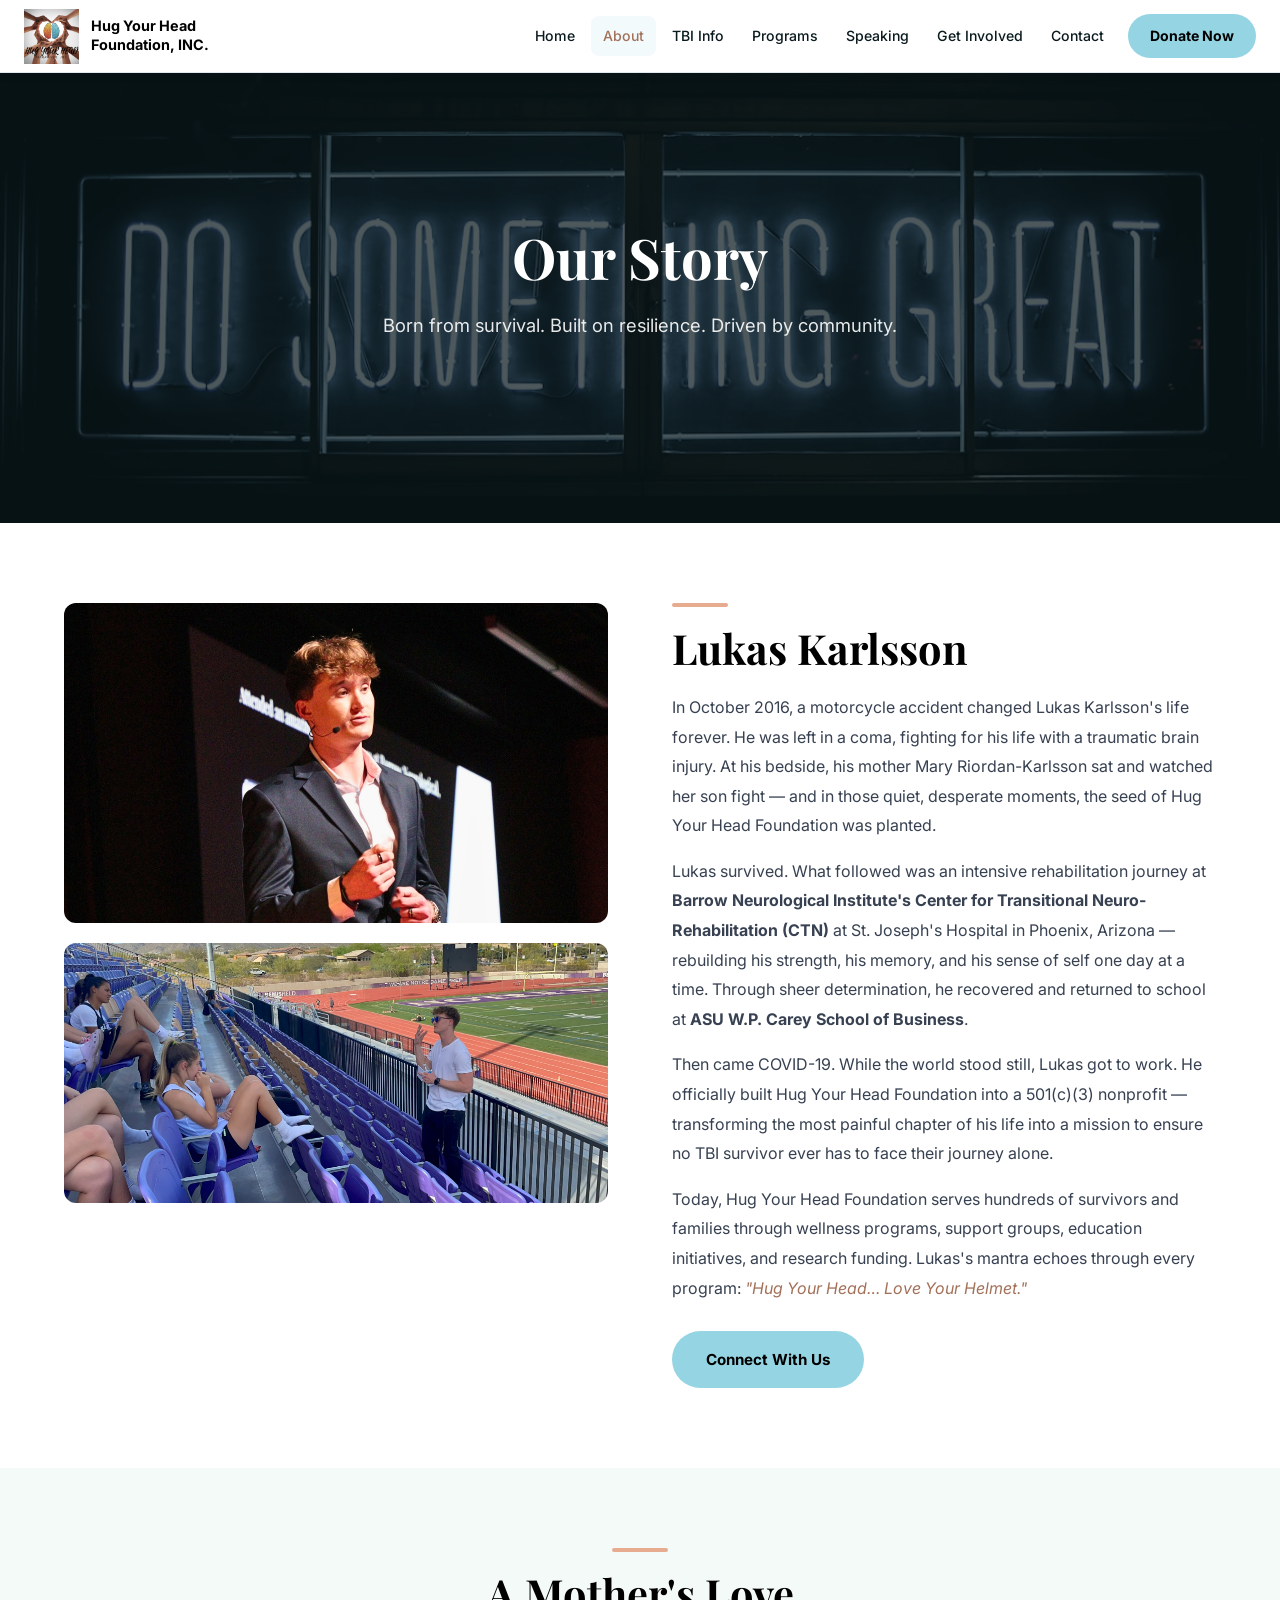
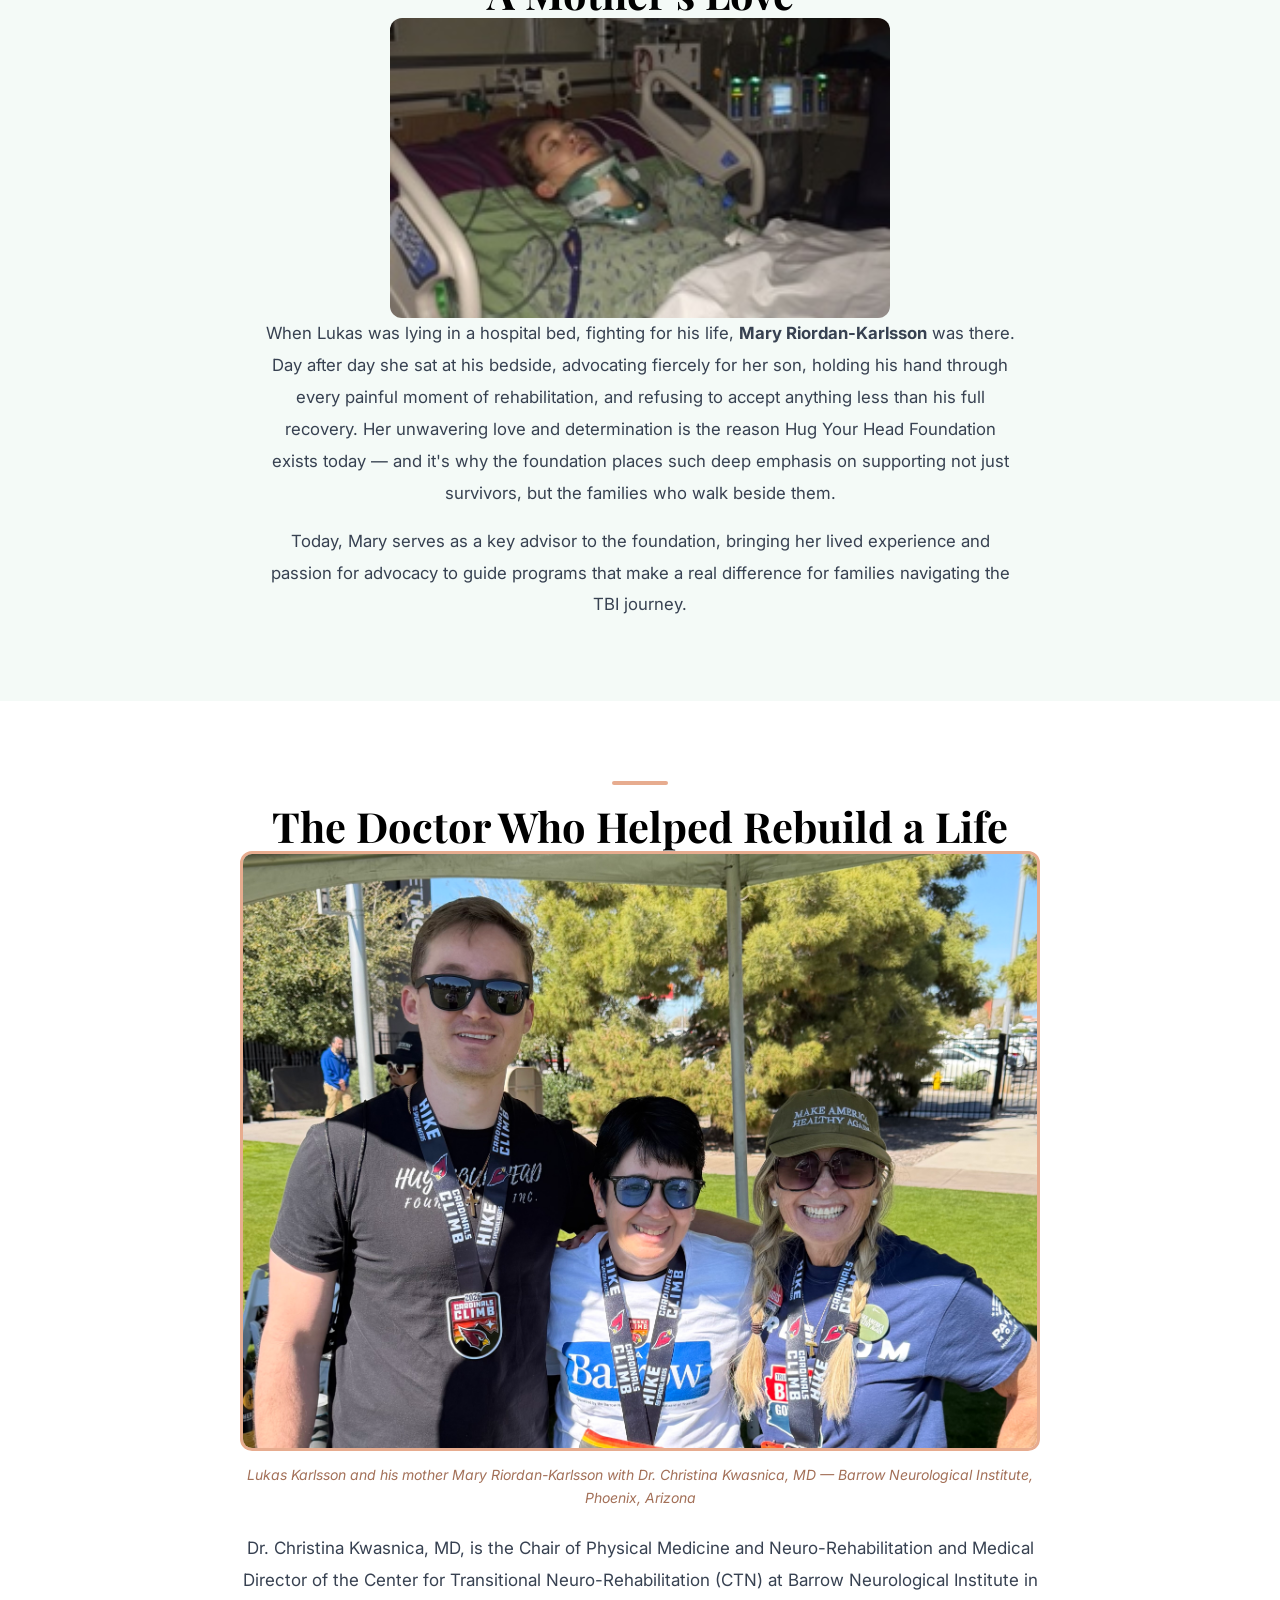
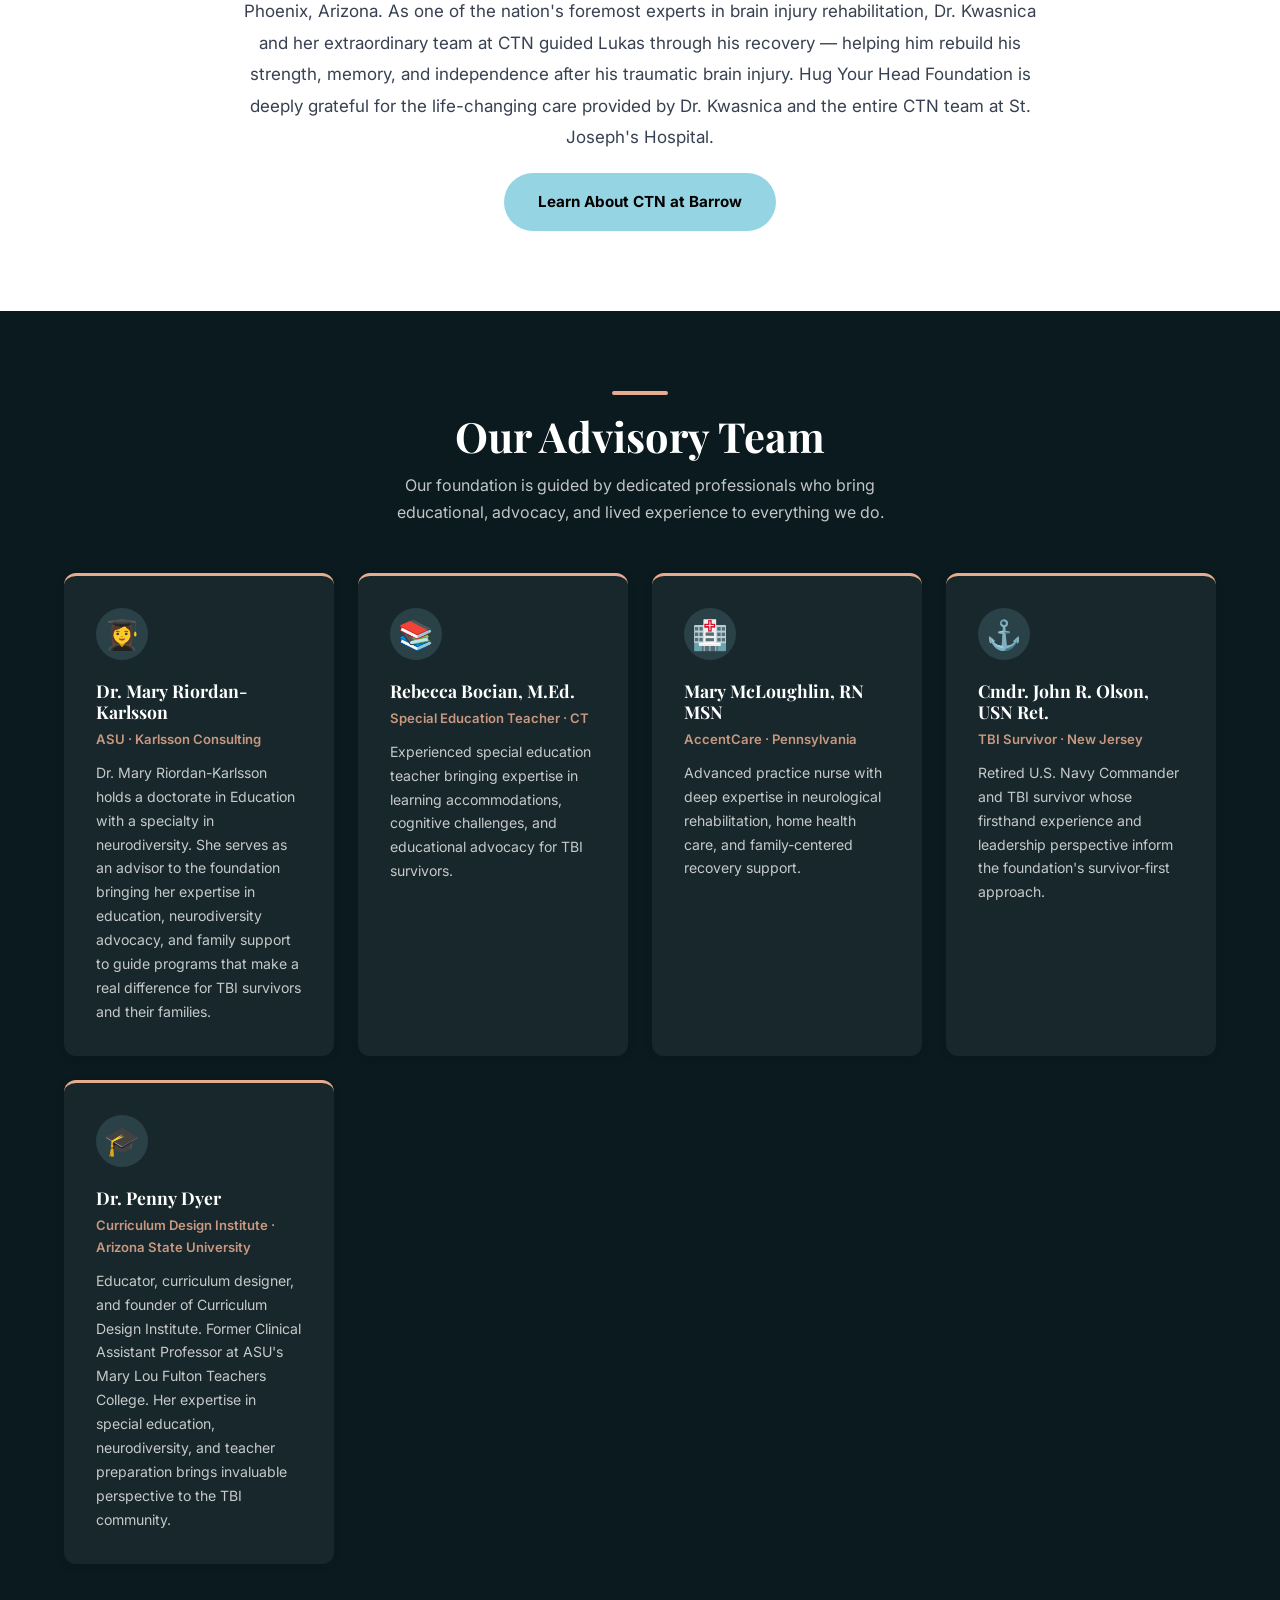
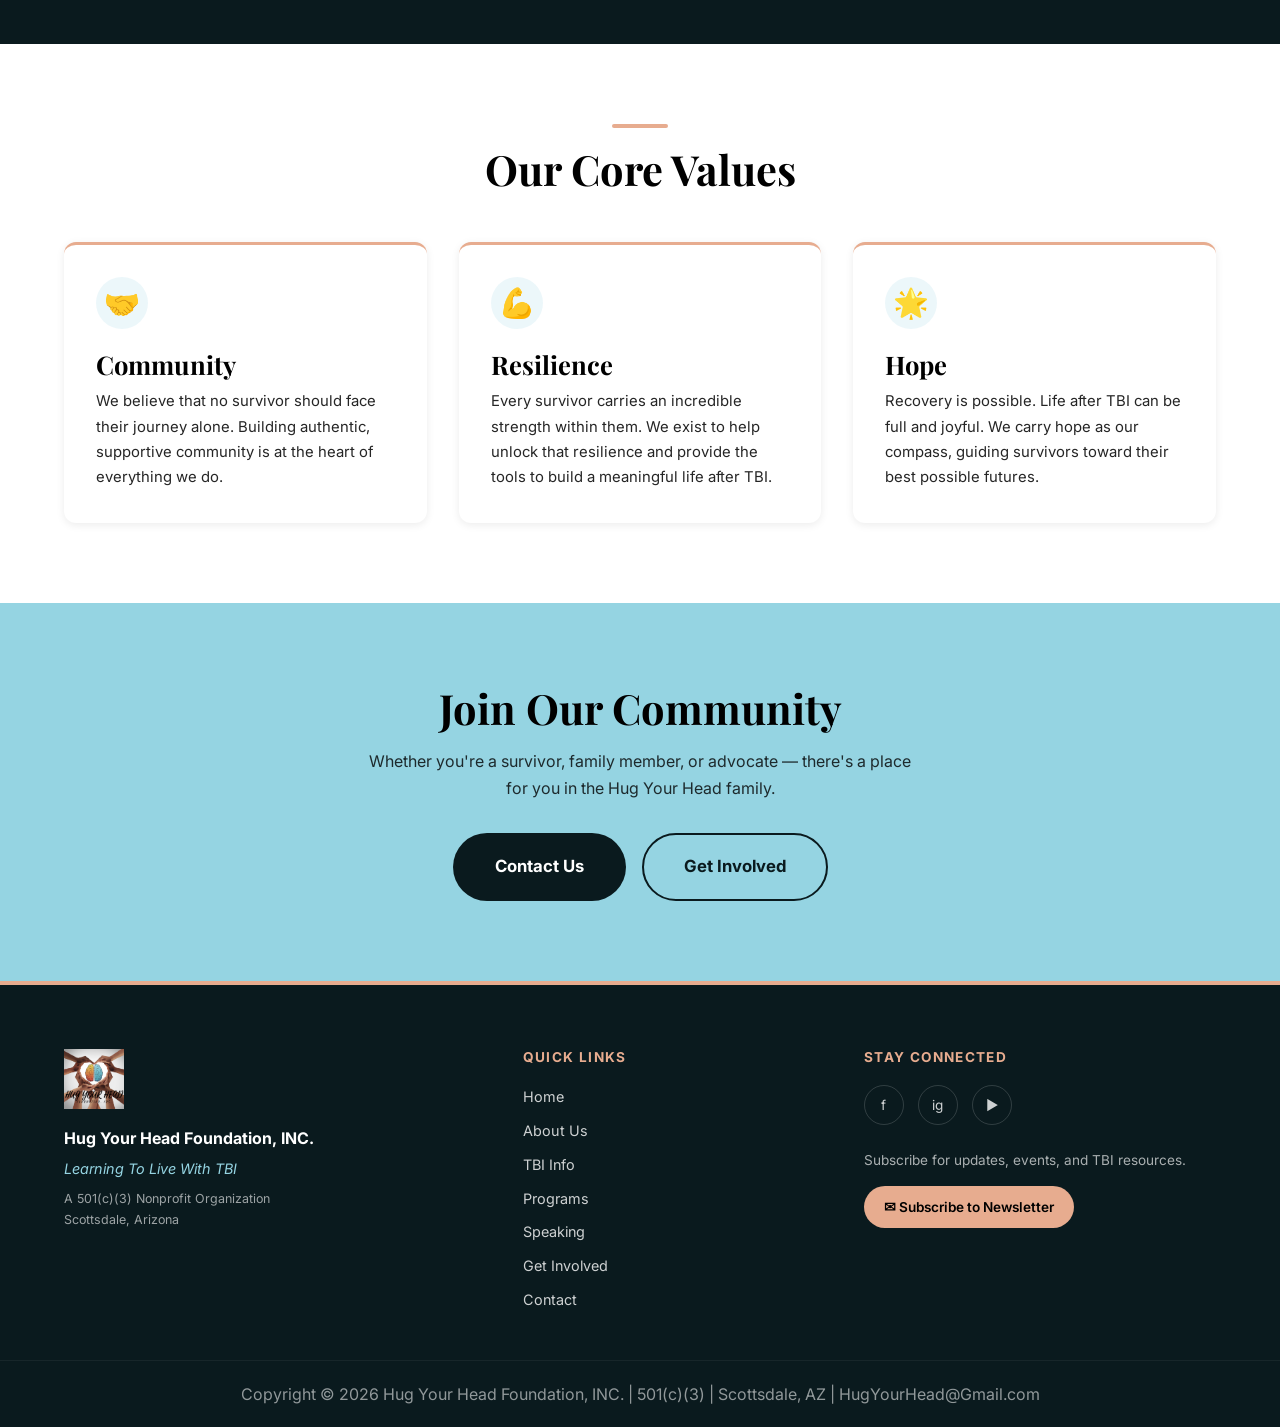
<file: about.html>
<!DOCTYPE html>
<html lang="en">
<head>
  <meta charset="UTF-8" />
  <meta name="viewport" content="width=device-width, initial-scale=1.0" />
  <title>About | Our Story | Hug Your Head Foundation</title>
  <meta name="description" content="Learn about the founding story of Hug Your Head Foundation, TBI survivor Lukas Karlsson, and the advisory team behind our mission in Scottsdale, Arizona." />
  <link rel="stylesheet" href="style.css" />
  <link rel="icon" href="Hug Your Head.png" type="image/png" />
</head>
<body>

<!-- NAV -->
<nav class="nav" role="navigation" aria-label="Main navigation">
  <div class="nav__inner">
    <a href="index.html" class="nav__brand">
      <img src="Hug Your Head.png" alt="Hug Your Head Foundation Logo" class="nav__logo" />
      <span class="nav__brand-text">Hug Your Head Foundation, INC.</span>
    </a>
    <div class="nav__links">
      <a href="index.html">Home</a>
      <a href="about.html" class="active">About</a>
      <a href="tbi.html">TBI Info</a>
      <a href="programs.html">Programs</a>
      <a href="speaking.html">Speaking</a>
      <a href="get-involved.html">Get Involved</a>
      <a href="contact.html">Contact</a>
      <a href="get-involved.html" class="nav__cta">Donate Now</a>
    </div>
    <button class="nav__hamburger" aria-label="Open menu" aria-expanded="false">
      <span></span><span></span><span></span>
    </button>
  </div>
</nav>
<div class="nav__overlay" role="dialog" aria-modal="true" aria-label="Mobile menu">
  <a href="index.html">Home</a>
  <a href="about.html">About</a>
  <a href="tbi.html">TBI Info</a>
  <a href="programs.html">Programs</a>
  <a href="speaking.html">Speaking</a>
  <a href="get-involved.html">Get Involved</a>
  <a href="contact.html">Contact</a>
  <a href="get-involved.html" class="nav__cta">Donate Now</a>
</div>

<!-- HERO -->
<section class="hero hero--md">
  <div class="hero__bg" style="background-image: url('hope.jpg');"></div>
  <div class="hero__overlay" style="background: rgba(10,26,30,.72);"></div>
  <div class="hero__content fade-in">
    <h1>Our Story</h1>
    <p>Born from survival. Built on resilience. Driven by community.</p>
  </div>
</section>

<!-- FOUNDER FULL STORY -->
<section class="section bg-white">
  <div class="container">
    <div class="grid-2" style="align-items: flex-start; gap: 64px;">
      <div class="fade-in" style="display: flex; flex-direction: column; gap: 20px;">
        <img src="Lukas speaking.JPG"
             alt="Lukas Karlsson — Founder of Hug Your Head Foundation" class="img-rounded" loading="lazy"
             style="width: 100%; max-height: 320px; object-fit: cover; object-position: center 15%;" />
        <img src="Lukas Speaking to NDP Varsity Lacrosse Team.png"
             alt="Lukas Karlsson Speaking at NDP Lacrosse" class="img-rounded" loading="lazy"
             style="width: 100%; max-height: 260px; object-fit: cover;" />
      </div>
      <div class="fade-in fade-in-delay-1">
        <span class="accent-line"></span>
        <h2>Lukas Karlsson</h2>
        <p style="margin: 20px 0 16px; line-height: 1.85; color: #374151;">In October 2016, a motorcycle accident changed Lukas Karlsson's life forever. He was left in a coma, fighting for his life with a traumatic brain injury. At his bedside, his mother Mary Riordan-Karlsson sat and watched her son fight — and in those quiet, desperate moments, the seed of Hug Your Head Foundation was planted.</p>

        <p style="margin-bottom: 16px; line-height: 1.85; color: #374151;">Lukas survived. What followed was an intensive rehabilitation journey at <strong>Barrow Neurological Institute's Center for Transitional Neuro-Rehabilitation (CTN)</strong> at St. Joseph's Hospital in Phoenix, Arizona — rebuilding his strength, his memory, and his sense of self one day at a time. Through sheer determination, he recovered and returned to school at <strong>ASU W.P. Carey School of Business</strong>.</p>

        <p style="margin-bottom: 16px; line-height: 1.85; color: #374151;">Then came COVID-19. While the world stood still, Lukas got to work. He officially built Hug Your Head Foundation into a 501(c)(3) nonprofit — transforming the most painful chapter of his life into a mission to ensure no TBI survivor ever has to face their journey alone.</p>
        <p style="line-height: 1.85; color: #374151;">
          Today, Hug Your Head Foundation serves hundreds of survivors and families through wellness programs, support groups, education initiatives, and research funding. Lukas's mantra echoes through every program: <em style="color: var(--brown);">"Hug Your Head… Love Your Helmet."</em>
        </p>
        <a href="contact.html" class="btn btn-primary" style="margin-top: 28px;">Connect With Us</a>
      </div>
    </div>
  </div>
</section>

<!-- MOTHER STORY -->
<section class="section bg-light">
  <div class="container text-center">
    <div class="fade-in" style="max-width: 760px; margin: 0 auto;">
      <span class="accent-line accent-line--center"></span>
      <h2>A Mother's Love</h2>
      <img src="Hospital Recovery.JPG"
           alt="Hospital recovery" class="img-rounded" loading="lazy"
           style="width: 100%; max-width: 500px; max-height: 300px; display: block; margin: 0 auto; border-radius: 12px; object-fit: cover; object-position: center;" />
      <p style="line-height: 1.9; color: #374151; font-size: 1.05rem;">
        When Lukas was lying in a hospital bed, fighting for his life, <strong>Mary Riordan-Karlsson</strong> was there. Day after day she sat at his bedside, advocating fiercely for her son, holding his hand through every painful moment of rehabilitation, and refusing to accept anything less than his full recovery. Her unwavering love and determination is the reason Hug Your Head Foundation exists today — and it's why the foundation places such deep emphasis on supporting not just survivors, but the families who walk beside them.
      </p>
      <p style="margin-top: 16px; line-height: 1.9; color: #374151; font-size: 1.05rem;">
        Today, Mary serves as a key advisor to the foundation, bringing her lived experience and passion for advocacy to guide programs that make a real difference for families navigating the TBI journey.
      </p>
    </div>
  </div>
</section>

<!-- DR. KWASNICA SECTION -->
<section class="section bg-white">
  <div class="container">
    <div style="max-width: 800px; margin: 0 auto; text-align: center;" class="fade-in">
      <span class="accent-line accent-line--center"></span>
      <h2>The Doctor Who Helped Rebuild a Life</h2>
      <img src="Lukas and Mary with Dr Kwasnica.jpeg" alt="Lukas Karlsson and Mary Riordan-Karlsson with Dr. Christina Kwasnica at Barrow Neurological Institute CTN" style="width: 100%; max-height: 600px; display: block; margin: 0 auto; border-radius: 12px; border: 3px solid var(--peach); object-fit: cover; object-position: top;" loading="lazy" />
      <p style="color: #a37058; font-style: italic; font-size: 14px; text-align: center; margin-top: 12px;">Lukas Karlsson and his mother Mary Riordan-Karlsson with Dr. Christina Kwasnica, MD — Barrow Neurological Institute, Phoenix, Arizona</p>
      <p style="color: #374151; font-size: 17px; line-height: 1.85; text-align: center; margin-top: 24px;">Dr. Christina Kwasnica, MD, is the Chair of Physical Medicine and Neuro-Rehabilitation and Medical Director of the Center for Transitional Neuro-Rehabilitation (CTN) at Barrow Neurological Institute in Phoenix, Arizona. As one of the nation's foremost experts in brain injury rehabilitation, Dr. Kwasnica and her extraordinary team at CTN guided Lukas through his recovery — helping him rebuild his strength, memory, and independence after his traumatic brain injury. Hug Your Head Foundation is deeply grateful for the life-changing care provided by Dr. Kwasnica and the entire CTN team at St. Joseph's Hospital.</p>
      <a href="https://www.barrowneuro.org/centers-programs/center-for-transitional-neurorehabilitation/" target="_blank" rel="noopener noreferrer" class="btn btn-primary" style="margin-top: 20px; display: inline-block;">Learn About CTN at Barrow</a>
    </div>
  </div>
</section>

<!-- ADVISORY TEAM -->
<section class="section bg-dark">
  <div class="container">
    <div class="section-header text-center fade-in">
      <span class="accent-line accent-line--center" style="background: var(--peach);"></span>
      <h2>Our Advisory Team</h2>
      <p style="opacity: .75; max-width: 560px; margin: 12px auto 0;">Our foundation is guided by dedicated professionals who bring educational, advocacy, and lived experience to everything we do.</p>
    </div>
    <div class="grid-4" style="margin-top: 48px;">
      <div class="card card--dark fade-in">
        <div class="card__icon" style="background: rgba(149,212,226,.15); font-size: 1.8rem;">👩‍🎓</div>
        <h3 style="font-size: 1.1rem; margin-bottom: 6px;">Dr. Mary Riordan-Karlsson</h3>
        <p style="font-size: .82rem; color: var(--peach); font-weight: 600; margin-bottom: 10px;">ASU · Karlsson Consulting</p>
        <p style="font-size: .88rem; opacity: .75;">Dr. Mary Riordan-Karlsson holds a doctorate in Education with a specialty in neurodiversity. She serves as an advisor to the foundation bringing her expertise in education, neurodiversity advocacy, and family support to guide programs that make a real difference for TBI survivors and their families.</p>
      </div>
      <div class="card card--dark fade-in fade-in-delay-1">
        <div class="card__icon" style="background: rgba(149,212,226,.15); font-size: 1.8rem;">📚</div>
        <h3 style="font-size: 1.1rem; margin-bottom: 6px;">Rebecca Bocian, M.Ed.</h3>
        <p style="font-size: .82rem; color: var(--peach); font-weight: 600; margin-bottom: 10px;">Special Education Teacher · CT</p>
        <p style="font-size: .88rem; opacity: .75;">Experienced special education teacher bringing expertise in learning accommodations, cognitive challenges, and educational advocacy for TBI survivors.</p>
      </div>
      <div class="card card--dark fade-in fade-in-delay-2">
        <div class="card__icon" style="background: rgba(149,212,226,.15); font-size: 1.8rem;">🏥</div>
        <h3 style="font-size: 1.1rem; margin-bottom: 6px;">Mary McLoughlin, RN MSN</h3>
        <p style="font-size: .82rem; color: var(--peach); font-weight: 600; margin-bottom: 10px;">AccentCare · Pennsylvania</p>
        <p style="font-size: .88rem; opacity: .75;">Advanced practice nurse with deep expertise in neurological rehabilitation, home health care, and family-centered recovery support.</p>
      </div>
      <div class="card card--dark fade-in fade-in-delay-3">
        <div class="card__icon" style="background: rgba(149,212,226,.15); font-size: 1.8rem;">⚓</div>
        <h3 style="font-size: 1.1rem; margin-bottom: 6px;">Cmdr. John R. Olson, USN Ret.</h3>
        <p style="font-size: .82rem; color: var(--peach); font-weight: 600; margin-bottom: 10px;">TBI Survivor · New Jersey</p>
        <p style="font-size: .88rem; opacity: .75;">Retired U.S. Navy Commander and TBI survivor whose firsthand experience and leadership perspective inform the foundation's survivor-first approach.</p>
      </div>
      <div class="card card--dark fade-in fade-in-delay-4">
        <div class="card__icon" style="background: rgba(149,212,226,.15); font-size: 1.8rem;">🎓</div>
        <h3 style="font-size: 1.1rem; margin-bottom: 6px;">Dr. Penny Dyer</h3>
        <p style="font-size: .82rem; color: var(--peach); font-weight: 600; margin-bottom: 10px;">Curriculum Design Institute · Arizona State University</p>
        <p style="font-size: .88rem; opacity: .75;">Educator, curriculum designer, and founder of Curriculum Design Institute. Former Clinical Assistant Professor at ASU's Mary Lou Fulton Teachers College. Her expertise in special education, neurodiversity, and teacher preparation brings invaluable perspective to the TBI community.</p>
      </div>
    </div>
  </div>
</section>

<!-- VALUES -->
<section class="section bg-white">
  <div class="container">
    <div class="section-header text-center fade-in">
      <span class="accent-line accent-line--center"></span>
      <h2>Our Core Values</h2>
    </div>
    <div class="grid-3" style="margin-top: 48px;">
      <div class="card fade-in">
        <div class="card__icon" style="font-size: 1.8rem;">🤝</div>
        <h3>Community</h3>
        <p>We believe that no survivor should face their journey alone. Building authentic, supportive community is at the heart of everything we do.</p>
      </div>
      <div class="card fade-in fade-in-delay-1">
        <div class="card__icon" style="font-size: 1.8rem;">💪</div>
        <h3>Resilience</h3>
        <p>Every survivor carries an incredible strength within them. We exist to help unlock that resilience and provide the tools to build a meaningful life after TBI.</p>
      </div>
      <div class="card fade-in fade-in-delay-2">
        <div class="card__icon" style="font-size: 1.8rem;">🌟</div>
        <h3>Hope</h3>
        <p>Recovery is possible. Life after TBI can be full and joyful. We carry hope as our compass, guiding survivors toward their best possible futures.</p>
      </div>
    </div>
  </div>
</section>

<!-- CTA STRIP -->
<section class="section bg-blue">
  <div class="container text-center fade-in">
    <h2 style="color: var(--black); margin-bottom: 16px;">Join Our Community</h2>
    <p style="max-width: 560px; margin: 0 auto 32px; color: var(--black); opacity: .8;">Whether you're a survivor, family member, or advocate — there's a place for you in the Hug Your Head family.</p>
    <div style="display: flex; gap: 16px; justify-content: center; flex-wrap: wrap;">
      <a href="contact.html" class="btn btn-dark btn-lg">Contact Us</a>
      <a href="get-involved.html" class="btn btn-outline-dark btn-lg">Get Involved</a>
    </div>
  </div>
</section>

<!-- FOOTER -->
<footer class="footer" role="contentinfo">
  <div class="container">
    <div class="footer__grid">
      <div>
        <img src="Hug Your Head.png" alt="Hug Your Head Foundation" class="footer__logo" loading="lazy" />
        <p class="footer__org">Hug Your Head Foundation, INC.</p>
        <p class="footer__tagline">Learning To Live With TBI</p>
        <p class="footer__501c3">A 501(c)(3) Nonprofit Organization<br>Scottsdale, Arizona</p>
      </div>
      <div>
        <h4>Quick Links</h4>
        <nav class="footer__links">
          <a href="index.html">Home</a>
          <a href="about.html">About Us</a>
          <a href="tbi.html">TBI Info</a>
          <a href="programs.html">Programs</a>
          <a href="speaking.html">Speaking</a>
          <a href="get-involved.html">Get Involved</a>
          <a href="contact.html">Contact</a>
        </nav>
      </div>
      <div>
        <h4>Stay Connected</h4>
        <div class="footer__social">
          <a href="https://www.facebook.com/HugYourHead" target="_blank" rel="noopener noreferrer" aria-label="Facebook">f</a>
          <a href="https://www.instagram.com/hugyourhead" target="_blank" rel="noopener noreferrer" aria-label="Instagram">ig</a>
          <a href="https://www.youtube.com/@hugyourhead" target="_blank" rel="noopener noreferrer" aria-label="YouTube">▶</a>
        </div>
        <p style="font-size: .85rem; opacity: .65; margin-bottom: 14px;">Subscribe for updates, events, and TBI resources.</p>
        <a href="http://eepurl.com/hPcne9" target="_blank" rel="noopener noreferrer" class="footer__newsletter-link">✉ Subscribe to Newsletter</a>
      </div>
    </div>
  </div>
  <div class="footer__bottom">
    <div class="container">
      <p>Copyright &copy; <span class="js-year">2026</span> Hug Your Head Foundation, INC. | 501(c)(3) | Scottsdale, AZ | <a href="mailto:HugYourHead@Gmail.com" style="color: inherit;">HugYourHead@Gmail.com</a></p>
    </div>
  </div>
</footer>

<button id="back-to-top" aria-label="Back to top">↑</button>
<script src="script.js"></script>
</body>
</html>
</file>
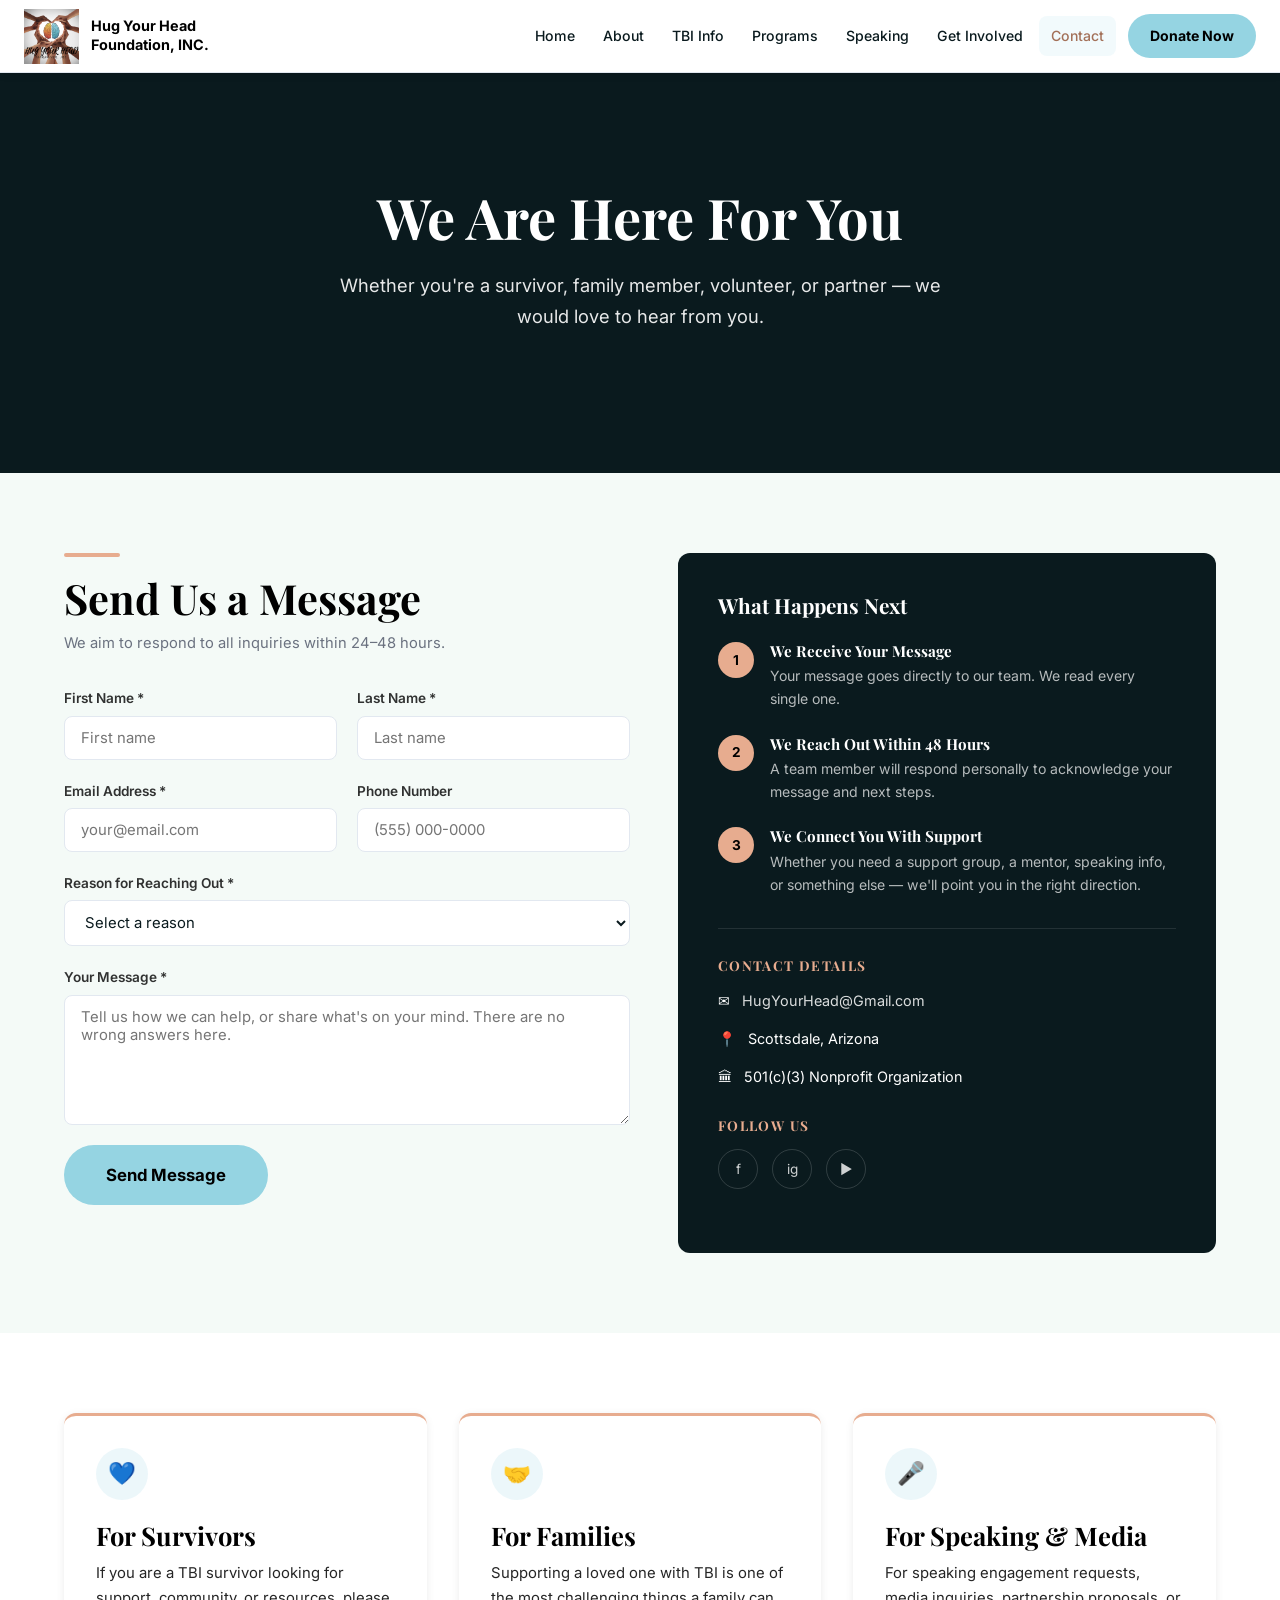
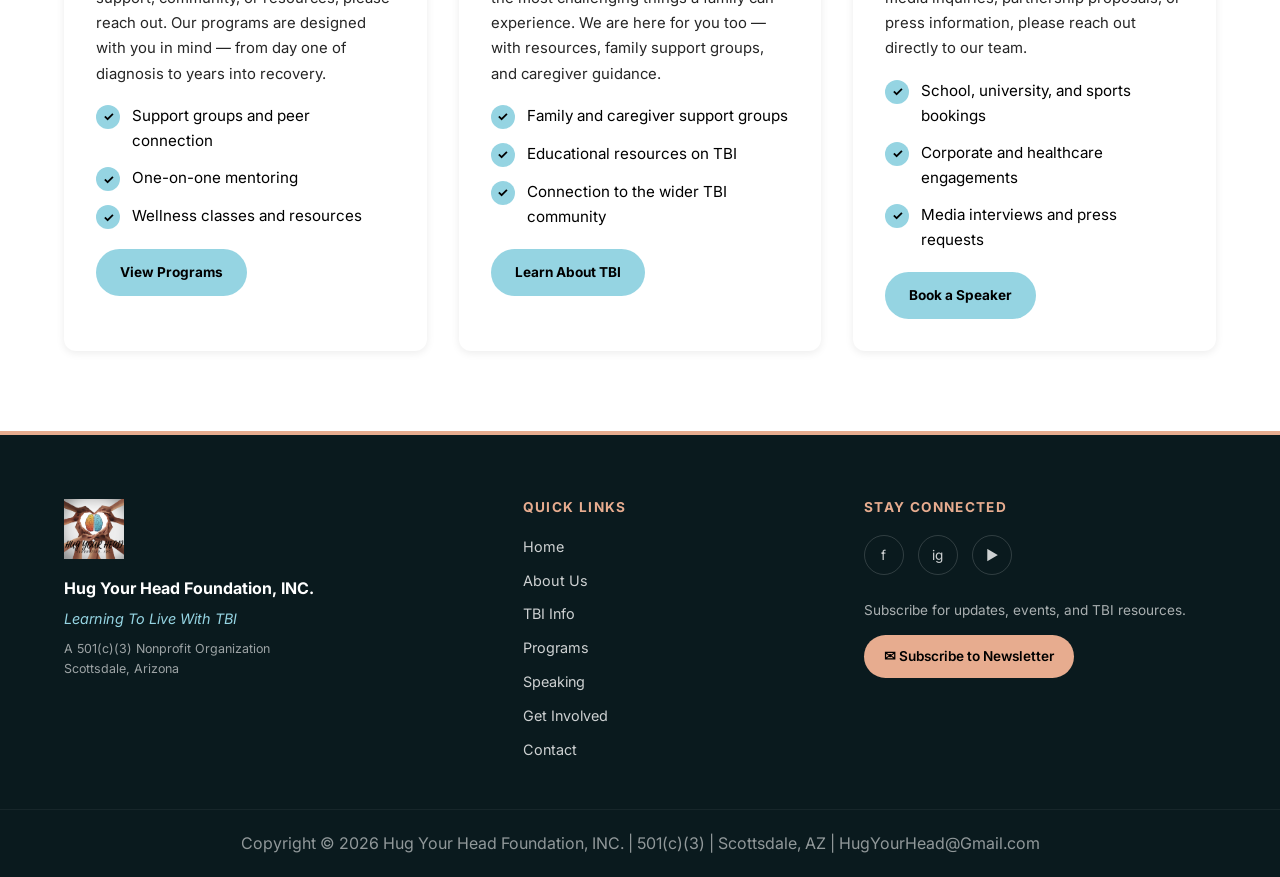
<file: contact.html>
<!DOCTYPE html>
<html lang="en">
<head>
  <meta charset="UTF-8" />
  <meta name="viewport" content="width=device-width, initial-scale=1.0" />
  <title>Contact Us | Hug Your Head Foundation | Scottsdale AZ</title>
  <meta name="description" content="Contact Hug Your Head Foundation in Scottsdale, Arizona. Reach out for TBI support, volunteer opportunities, speaking inquiries, or media requests." />
  <link rel="stylesheet" href="style.css" />
  <link rel="icon" href="Hug Your Head.png" type="image/png" />
</head>
<body>

<!-- NAV -->
<nav class="nav" role="navigation" aria-label="Main navigation">
  <div class="nav__inner">
    <a href="index.html" class="nav__brand">
      <img src="Hug Your Head.png" alt="Hug Your Head Foundation Logo" class="nav__logo" />
      <span class="nav__brand-text">Hug Your Head Foundation, INC.</span>
    </a>
    <div class="nav__links">
      <a href="index.html">Home</a>
      <a href="about.html">About</a>
      <a href="tbi.html">TBI Info</a>
      <a href="programs.html">Programs</a>
      <a href="speaking.html">Speaking</a>
      <a href="get-involved.html">Get Involved</a>
      <a href="contact.html" class="active">Contact</a>
      <a href="get-involved.html" class="nav__cta">Donate Now</a>
    </div>
    <button class="nav__hamburger" aria-label="Open menu" aria-expanded="false">
      <span></span><span></span><span></span>
    </button>
  </div>
</nav>
<div class="nav__overlay" role="dialog" aria-modal="true" aria-label="Mobile menu">
  <a href="index.html">Home</a>
  <a href="about.html">About</a>
  <a href="tbi.html">TBI Info</a>
  <a href="programs.html">Programs</a>
  <a href="speaking.html">Speaking</a>
  <a href="get-involved.html">Get Involved</a>
  <a href="contact.html">Contact</a>
  <a href="get-involved.html" class="nav__cta">Donate Now</a>
</div>

<!-- HERO -->
<section class="hero hero--sm" style="background: var(--dark);">
  <div class="hero__content fade-in">
    <h1>We Are Here For You</h1>
    <p>Whether you're a survivor, family member, volunteer, or partner — we would love to hear from you.</p>
  </div>
</section>

<!-- CONTACT FORM + INFO -->
<section class="section bg-light">
  <div class="container">
    <div class="grid-2" style="align-items: flex-start; gap: 48px;">

      <!-- FORM SIDE -->
      <div class="fade-in">
        <span class="accent-line"></span>
        <h2 style="margin-bottom: 8px;">Send Us a Message</h2>
        <p style="color: #6b7280; margin-bottom: 32px; font-size: .92rem;">We aim to respond to all inquiries within 24–48 hours.</p>

        <form class="form" action="https://formspree.io/f/xkokwgbg" method="POST" data-formspree>
          <input type="hidden" name="_subject" value="New Inquiry — Hug Your Head Foundation" />
          <div class="form-row">
            <div class="form-group">
              <label for="contact-first">First Name *</label>
              <input type="text" id="contact-first" name="first_name" required placeholder="First name" />
            </div>
            <div class="form-group">
              <label for="contact-last">Last Name *</label>
              <input type="text" id="contact-last" name="last_name" required placeholder="Last name" />
            </div>
          </div>
          <div class="form-row">
            <div class="form-group">
              <label for="contact-email">Email Address *</label>
              <input type="email" id="contact-email" name="email" required placeholder="your@email.com" />
            </div>
            <div class="form-group">
              <label for="contact-phone">Phone Number</label>
              <input type="tel" id="contact-phone" name="phone" placeholder="(555) 000-0000" />
            </div>
          </div>
          <div class="form-group">
            <label for="contact-reason">Reason for Reaching Out *</label>
            <select id="contact-reason" name="reason" required>
              <option value="" disabled selected>Select a reason</option>
              <option value="TBI Survivor Seeking Support">TBI Survivor Seeking Support</option>
              <option value="Family Member of TBI Survivor">Family Member of TBI Survivor</option>
              <option value="Volunteer Interest">Volunteer Interest</option>
              <option value="Donation / Partnership Inquiry">Donation / Partnership Inquiry</option>
              <option value="Speaking Engagement Request">Speaking Engagement Request</option>
              <option value="Media / Press Inquiry">Media / Press Inquiry</option>
              <option value="Other">Other</option>
            </select>
          </div>
          <div class="form-group">
            <label for="contact-message">Your Message *</label>
            <textarea id="contact-message" name="message" required placeholder="Tell us how we can help, or share what's on your mind. There are no wrong answers here."></textarea>
          </div>
          <button type="submit" class="btn btn-primary btn-lg" style="align-self: flex-start;">Send Message</button>
        </form>

        <div class="form-success">
          <div style="font-size: 2.5rem; margin-bottom: 16px;">💙</div>
          <h3>Thank You for Reaching Out</h3>
          <p style="margin-top: 8px; color: #374151; line-height: 1.7;">Your message has been received. A member of the Hug Your Head team will get back to you within 24–48 hours. You are not alone — we are here.</p>
        </div>
      </div>

      <!-- INFO SIDE -->
      <div class="fade-in fade-in-delay-1">
        <div class="contact-info-card">
          <h3 style="margin-bottom: 24px; font-size: 1.3rem;">What Happens Next</h3>

          <div class="contact-step">
            <div class="contact-step__num">1</div>
            <div>
              <h4 style="font-size: .95rem; margin-bottom: 4px;">We Receive Your Message</h4>
              <p style="font-size: .88rem; opacity: .7;">Your message goes directly to our team. We read every single one.</p>
            </div>
          </div>
          <div class="contact-step">
            <div class="contact-step__num">2</div>
            <div>
              <h4 style="font-size: .95rem; margin-bottom: 4px;">We Reach Out Within 48 Hours</h4>
              <p style="font-size: .88rem; opacity: .7;">A team member will respond personally to acknowledge your message and next steps.</p>
            </div>
          </div>
          <div class="contact-step" style="margin-bottom: 32px;">
            <div class="contact-step__num">3</div>
            <div>
              <h4 style="font-size: .95rem; margin-bottom: 4px;">We Connect You With Support</h4>
              <p style="font-size: .88rem; opacity: .7;">Whether you need a support group, a mentor, speaking info, or something else — we'll point you in the right direction.</p>
            </div>
          </div>

          <div style="border-top: 1px solid rgba(255,255,255,.1); padding-top: 28px; margin-bottom: 28px;">
            <h4 style="font-size: .85rem; text-transform: uppercase; letter-spacing: .1em; color: var(--peach); margin-bottom: 16px;">Contact Details</h4>
            <div class="contact-detail">
              <span>✉</span>
              <a href="mailto:HugYourHead@Gmail.com">HugYourHead@Gmail.com</a>
            </div>
            <div class="contact-detail">
              <span>📍</span>
              <span>Scottsdale, Arizona</span>
            </div>
            <div class="contact-detail">
              <span>🏛</span>
              <span>501(c)(3) Nonprofit Organization</span>
            </div>
          </div>

          <div>
            <h4 style="font-size: .85rem; text-transform: uppercase; letter-spacing: .1em; color: var(--peach); margin-bottom: 16px;">Follow Us</h4>
            <div class="footer__social">
              <a href="https://www.facebook.com/HugYourHead" target="_blank" rel="noopener noreferrer" aria-label="Facebook">f</a>
              <a href="https://www.instagram.com/hugyourhead" target="_blank" rel="noopener noreferrer" aria-label="Instagram">ig</a>
              <a href="https://www.youtube.com/@hugyourhead" target="_blank" rel="noopener noreferrer" aria-label="YouTube">▶</a>
            </div>
          </div>
        </div>
      </div>

    </div>
  </div>
</section>

<!-- 3 INFO CARDS -->
<section class="section bg-white">
  <div class="container">
    <div class="grid-3">
      <div class="card fade-in">
        <div class="card__icon">💙</div>
        <h3>For Survivors</h3>
        <p style="margin-bottom: 16px;">If you are a TBI survivor looking for support, community, or resources, please reach out. Our programs are designed with you in mind — from day one of diagnosis to years into recovery.</p>
        <ul class="checklist" style="font-size: .88rem;">
          <li>Support groups and peer connection</li>
          <li>One-on-one mentoring</li>
          <li>Wellness classes and resources</li>
        </ul>
        <a href="programs.html" class="btn btn-primary btn-sm" style="margin-top: 20px;">View Programs</a>
      </div>
      <div class="card fade-in fade-in-delay-1">
        <div class="card__icon">🤝</div>
        <h3>For Families</h3>
        <p style="margin-bottom: 16px;">Supporting a loved one with TBI is one of the most challenging things a family can experience. We are here for you too — with resources, family support groups, and caregiver guidance.</p>
        <ul class="checklist" style="font-size: .88rem;">
          <li>Family and caregiver support groups</li>
          <li>Educational resources on TBI</li>
          <li>Connection to the wider TBI community</li>
        </ul>
        <a href="tbi.html" class="btn btn-primary btn-sm" style="margin-top: 20px;">Learn About TBI</a>
      </div>
      <div class="card fade-in fade-in-delay-2">
        <div class="card__icon">🎤</div>
        <h3>For Speaking &amp; Media</h3>
        <p style="margin-bottom: 16px;">For speaking engagement requests, media inquiries, partnership proposals, or press information, please reach out directly to our team.</p>
        <ul class="checklist" style="font-size: .88rem;">
          <li>School, university, and sports bookings</li>
          <li>Corporate and healthcare engagements</li>
          <li>Media interviews and press requests</li>
        </ul>
        <a href="speaking.html" class="btn btn-primary btn-sm" style="margin-top: 20px;">Book a Speaker</a>
      </div>
    </div>
  </div>
</section>

<!-- FOOTER -->
<footer class="footer" role="contentinfo">
  <div class="container">
    <div class="footer__grid">
      <div>
        <img src="Hug Your Head.png" alt="Hug Your Head Foundation" class="footer__logo" loading="lazy" />
        <p class="footer__org">Hug Your Head Foundation, INC.</p>
        <p class="footer__tagline">Learning To Live With TBI</p>
        <p class="footer__501c3">A 501(c)(3) Nonprofit Organization<br>Scottsdale, Arizona</p>
      </div>
      <div>
        <h4>Quick Links</h4>
        <nav class="footer__links">
          <a href="index.html">Home</a>
          <a href="about.html">About Us</a>
          <a href="tbi.html">TBI Info</a>
          <a href="programs.html">Programs</a>
          <a href="speaking.html">Speaking</a>
          <a href="get-involved.html">Get Involved</a>
          <a href="contact.html">Contact</a>
        </nav>
      </div>
      <div>
        <h4>Stay Connected</h4>
        <div class="footer__social">
          <a href="https://www.facebook.com/HugYourHead" target="_blank" rel="noopener noreferrer" aria-label="Facebook">f</a>
          <a href="https://www.instagram.com/hugyourhead" target="_blank" rel="noopener noreferrer" aria-label="Instagram">ig</a>
          <a href="https://www.youtube.com/@hugyourhead" target="_blank" rel="noopener noreferrer" aria-label="YouTube">▶</a>
        </div>
        <p style="font-size: .85rem; opacity: .65; margin-bottom: 14px;">Subscribe for updates, events, and TBI resources.</p>
        <a href="http://eepurl.com/hPcne9" target="_blank" rel="noopener noreferrer" class="footer__newsletter-link">✉ Subscribe to Newsletter</a>
      </div>
    </div>
  </div>
  <div class="footer__bottom">
    <div class="container">
      <p>Copyright &copy; <span class="js-year">2026</span> Hug Your Head Foundation, INC. | 501(c)(3) | Scottsdale, AZ | <a href="mailto:HugYourHead@Gmail.com" style="color: inherit;">HugYourHead@Gmail.com</a></p>
    </div>
  </div>
</footer>

<button id="back-to-top" aria-label="Back to top">↑</button>
<script src="script.js"></script>
</body>
</html>
</file>
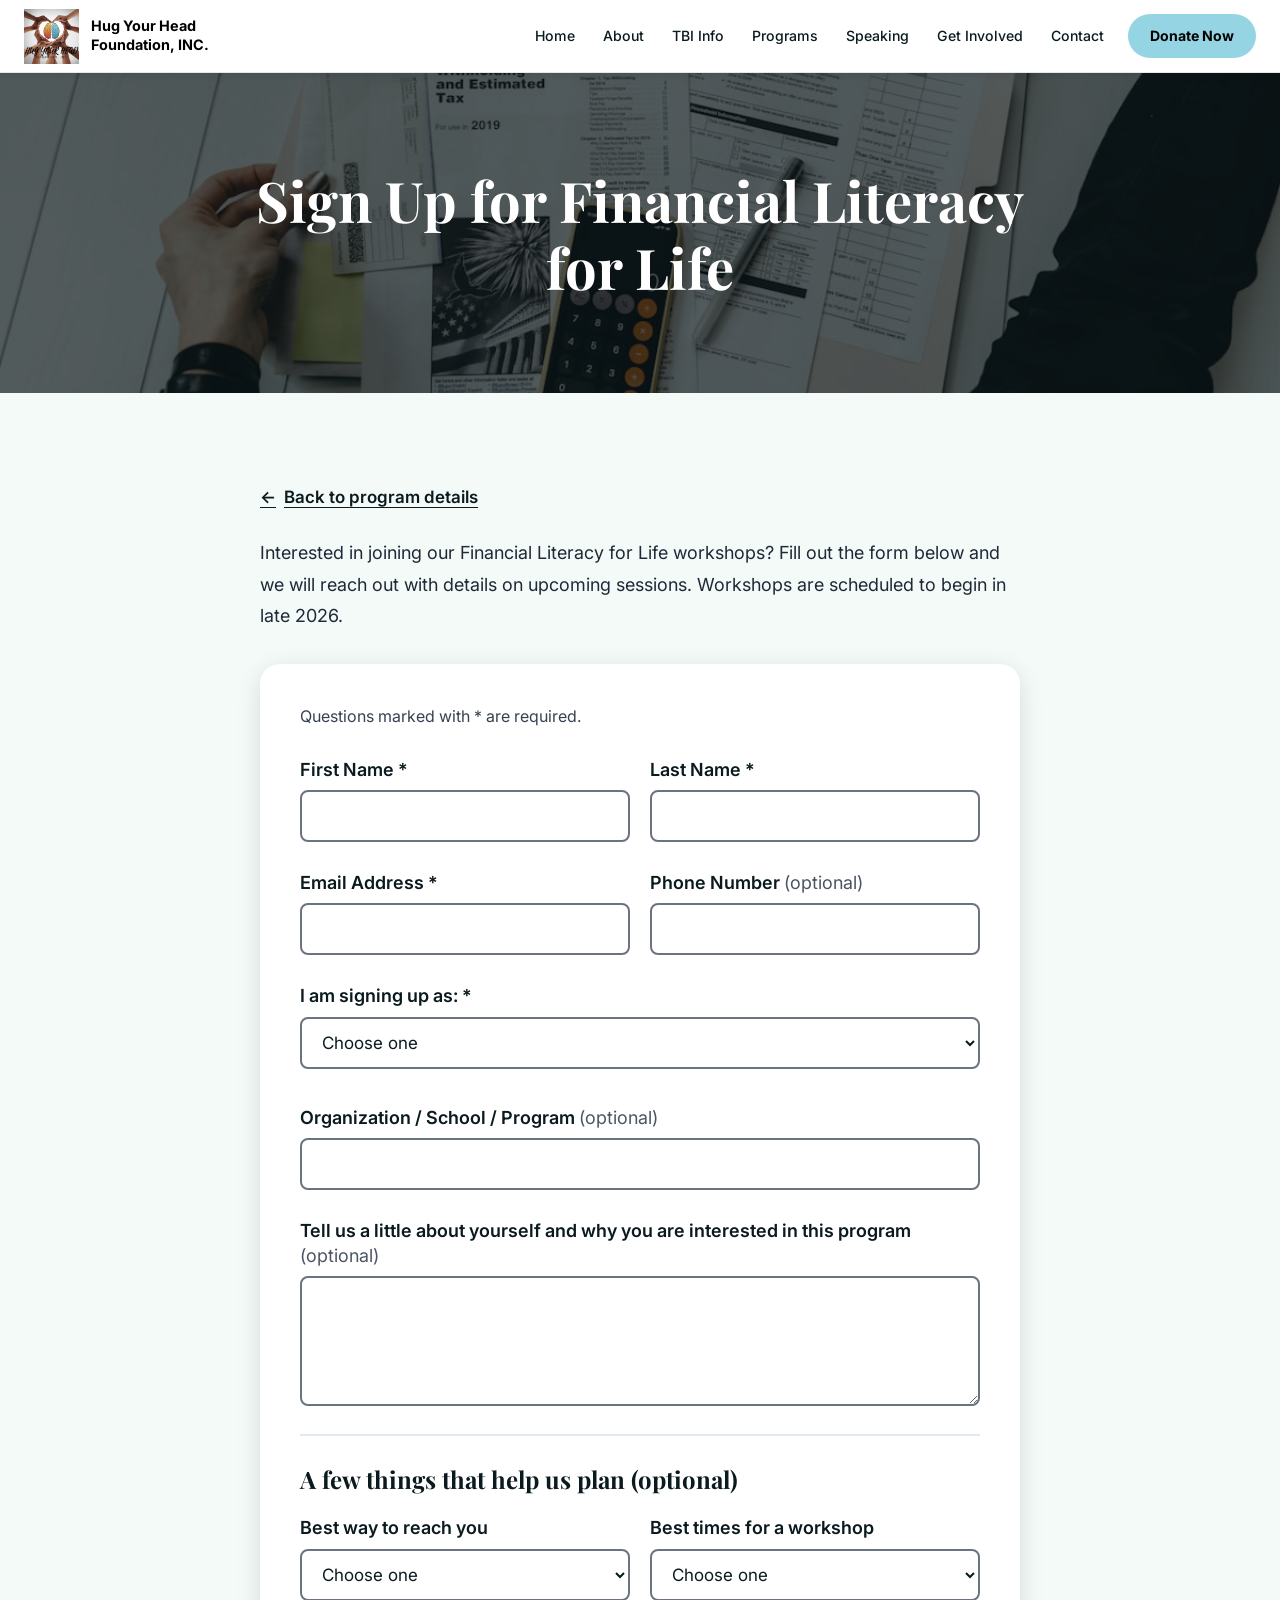
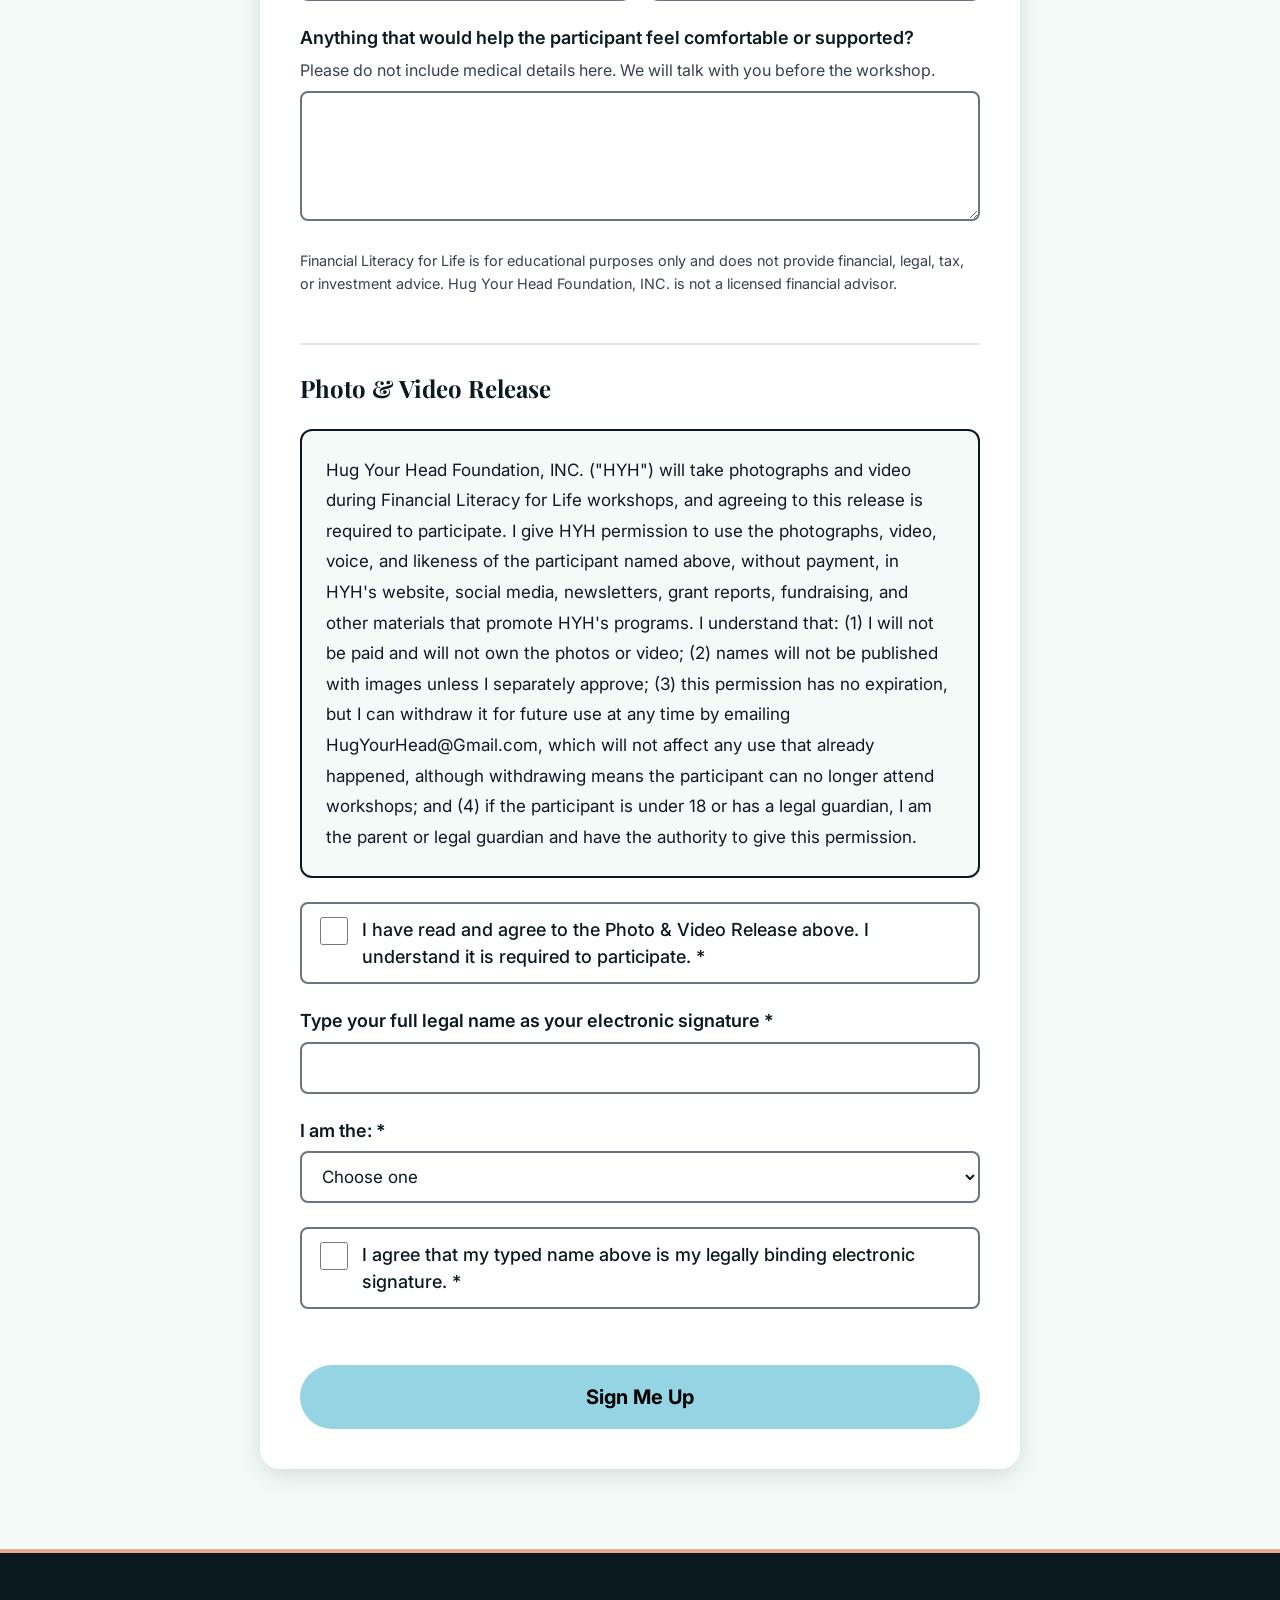
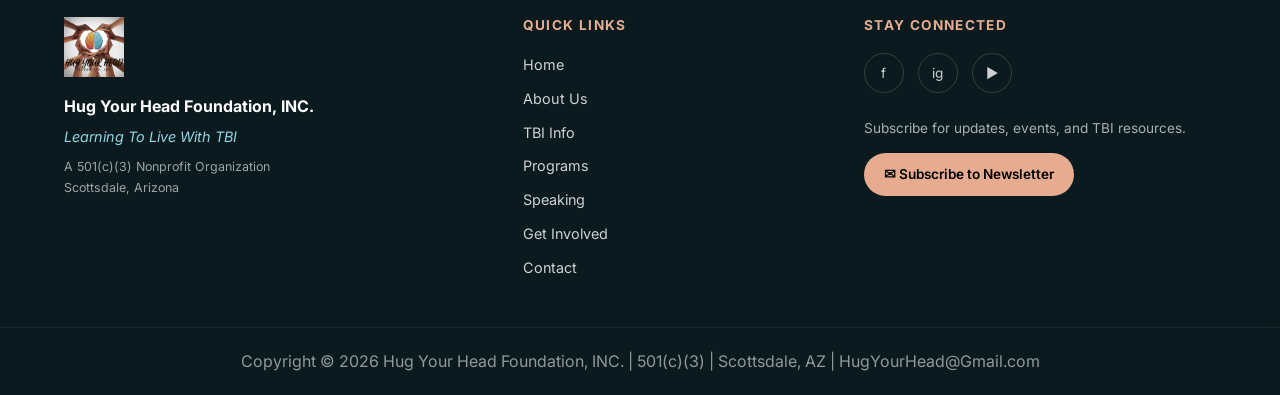
<file: financial-literacy-signup.html>
<!DOCTYPE html>
<html lang="en">
<head>
  <meta charset="UTF-8" />
  <meta name="viewport" content="width=device-width, initial-scale=1.0" />
  <title>Sign Up | Financial Literacy for Life | Hug Your Head Foundation</title>
  <meta name="description" content="Sign up for Hug Your Head Foundation's Financial Literacy for Life workshops for individuals with special needs." />
  <meta name="robots" content="noindex, follow" />
  <link rel="stylesheet" href="style.css" />
  <link rel="icon" href="Hug Your Head.png" type="image/png" />
</head>
<body>

<!-- NAV -->
<nav class="nav" role="navigation" aria-label="Main navigation">
  <div class="nav__inner">
    <a href="index.html" class="nav__brand">
      <img src="Hug Your Head.png" alt="Hug Your Head Foundation Logo" class="nav__logo" />
      <span class="nav__brand-text">Hug Your Head Foundation, INC.</span>
    </a>
    <div class="nav__links">
      <a href="index.html">Home</a>
      <a href="about.html">About</a>
      <a href="tbi.html">TBI Info</a>
      <a href="programs.html">Programs</a>
      <a href="speaking.html">Speaking</a>
      <a href="get-involved.html">Get Involved</a>
      <a href="contact.html">Contact</a>
      <a href="get-involved.html" class="nav__cta">Donate Now</a>
    </div>
    <button class="nav__hamburger" aria-label="Open menu" aria-expanded="false">
      <span></span><span></span><span></span>
    </button>
  </div>
</nav>
<div class="nav__overlay" role="dialog" aria-modal="true" aria-label="Mobile menu">
  <a href="index.html">Home</a>
  <a href="about.html">About</a>
  <a href="tbi.html">TBI Info</a>
  <a href="programs.html">Programs</a>
  <a href="speaking.html">Speaking</a>
  <a href="get-involved.html">Get Involved</a>
  <a href="contact.html">Contact</a>
  <a href="get-involved.html" class="nav__cta">Donate Now</a>
</div>

<!-- HERO -->
<section class="hero hero--compact" style="background: var(--dark);">
  <div class="hero__bg" style="background-image: url('financial-literacy.jpg'); opacity: .4;"></div>
  <div class="hero__content fade-in">
    <h1 style="color: var(--white); margin-bottom: 0;">Sign Up for Financial Literacy for Life</h1>
  </div>
</section>

<!-- SIGN UP FORM -->
<section class="section bg-light fl-page">
  <div class="container">
    <div class="fl-wrap">

      <a href="financial-literacy.html" class="fl-back"><span aria-hidden="true">←</span> Back to program details</a>

      <p class="fl-intro">Interested in joining our Financial Literacy for Life workshops? Fill out the form below and we will reach out with details on upcoming sessions. Workshops are scheduled to begin in late 2026.</p>

      <div class="fl-panel">
        <noscript>
          <p class="fl-note">This form needs JavaScript turned on. To sign up, please email <a href="mailto:HugYourHead@Gmail.com">HugYourHead@Gmail.com</a>.</p>
        </noscript>

        <form class="form fl-form" id="fl-signup-form" method="post" novalidate>
          <p class="fl-help">Questions marked with <span aria-hidden="true">*</span><span class="fl-sr-only">a star</span> are required.</p>

          <!-- Hidden fields (filled in by script.js when you submit) -->
          <input type="hidden" name="_subject" value="New Financial Literacy Sign-Up" />
          <input type="hidden" name="release_timestamp" id="fl-release-timestamp" value="" />
          <input type="hidden" name="release_version" id="fl-release-version" value="v2-2026-11" />
          <input type="hidden" name="release_text" id="fl-release-text-field" value="" />
          <input type="hidden" name="page_url" id="fl-page-url" value="" />

          <!-- Spam trap: people never see this field -->
          <div class="fl-hp" aria-hidden="true">
            <label for="fl-gotcha">Leave this field empty</label>
            <input type="text" id="fl-gotcha" name="_gotcha" tabindex="-1" autocomplete="off" aria-hidden="true" />
          </div>

          <!-- 1. Your name -->
          <div class="form-row">
            <div class="form-group">
              <label for="fl-first-name">First Name <span aria-hidden="true">*</span></label>
              <input type="text" id="fl-first-name" name="first_name" autocomplete="given-name" required />
              <p class="fl-error" id="fl-err-first_name" hidden></p>
            </div>
            <div class="form-group">
              <label for="fl-last-name">Last Name <span aria-hidden="true">*</span></label>
              <input type="text" id="fl-last-name" name="last_name" autocomplete="family-name" required />
              <p class="fl-error" id="fl-err-last_name" hidden></p>
            </div>
          </div>

          <!-- 2 & 3. Email and phone -->
          <div class="form-row">
            <div class="form-group">
              <label for="fl-email">Email Address <span aria-hidden="true">*</span></label>
              <input type="email" id="fl-email" name="email" autocomplete="email" inputmode="email" required />
              <p class="fl-error" id="fl-err-email" hidden></p>
            </div>
            <div class="form-group">
              <label for="fl-phone">Phone Number <span class="fl-optional">(optional)</span></label>
              <input type="tel" id="fl-phone" name="phone" autocomplete="tel" inputmode="tel" />
            </div>
          </div>

          <!-- 4. Signing up as -->
          <div class="form-group">
            <label for="fl-signing-up-as">I am signing up as: <span aria-hidden="true">*</span></label>
            <select id="fl-signing-up-as" name="signing_up_as" required>
              <option value="" selected>Choose one</option>
              <option value="Individual with Special Needs">Individual with Special Needs</option>
              <option value="Parent or Guardian">Parent or Guardian</option>
              <option value="Caregiver or Support Person">Caregiver or Support Person</option>
              <option value="Teacher or Educator">Teacher or Educator</option>
              <option value="Other">Other</option>
            </select>
            <p class="fl-error" id="fl-err-signing_up_as" hidden></p>
            <div id="fl-signer-note" aria-live="polite"></div>
          </div>

          <!-- 5. Participant name (shown when signing up for someone else) -->
          <div class="fl-group" id="fl-participant-group" hidden>
            <p class="fl-help">Please tell us who will attend the workshop.</p>
            <div class="form-row">
              <div class="form-group">
                <label for="fl-participant-first">Participant First Name <span aria-hidden="true">*</span></label>
                <input type="text" id="fl-participant-first" name="participant_first_name" data-required="true" disabled />
                <p class="fl-error" id="fl-err-participant_first_name" hidden></p>
              </div>
              <div class="form-group">
                <label for="fl-participant-last">Participant Last Name <span aria-hidden="true">*</span></label>
                <input type="text" id="fl-participant-last" name="participant_last_name" data-required="true" disabled />
                <p class="fl-error" id="fl-err-participant_last_name" hidden></p>
              </div>
            </div>
          </div>

          <!-- 6. Guardian question (shown when signing up for yourself) -->
          <div class="fl-group" id="fl-guardian-group" hidden>
            <fieldset class="fl-fieldset">
              <legend>Is the participant under 18 or do they have a legal guardian? <span aria-hidden="true">*</span></legend>
              <div class="fl-choices">
                <label class="fl-choice" for="fl-guardian-yes">
                  <input type="radio" id="fl-guardian-yes" name="has_guardian" value="Yes" data-required="true" disabled />
                  <span>Yes</span>
                </label>
                <label class="fl-choice" for="fl-guardian-no">
                  <input type="radio" id="fl-guardian-no" name="has_guardian" value="No" data-required="true" disabled />
                  <span>No</span>
                </label>
              </div>
              <p class="fl-error" id="fl-err-has_guardian" hidden></p>
            </fieldset>
          </div>

          <!-- 7. Organization -->
          <div class="form-group">
            <label for="fl-organization">Organization / School / Program <span class="fl-optional">(optional)</span></label>
            <input type="text" id="fl-organization" name="organization" autocomplete="organization" />
          </div>

          <!-- 8. About -->
          <div class="form-group">
            <label for="fl-about">Tell us a little about yourself and why you are interested in this program <span class="fl-optional">(optional)</span></label>
            <textarea id="fl-about" name="about"></textarea>
          </div>

          <!-- 9. Planning (all optional) -->
          <fieldset class="fl-fieldset fl-section">
            <legend class="fl-section-title">A few things that help us plan (optional)</legend>
            <div class="fl-section-body">
              <div class="form-row">
                <div class="form-group">
                  <label for="fl-contact-preference">Best way to reach you</label>
                  <select id="fl-contact-preference" name="contact_preference">
                    <option value="" selected>Choose one</option>
                    <option value="Email">Email</option>
                    <option value="Phone call">Phone call</option>
                    <option value="Text message">Text message</option>
                    <option value="No preference">No preference</option>
                  </select>
                </div>
                <div class="form-group">
                  <label for="fl-availability">Best times for a workshop</label>
                  <select id="fl-availability" name="availability">
                    <option value="" selected>Choose one</option>
                    <option value="Weekday daytime">Weekday daytime</option>
                    <option value="Weekday evening">Weekday evening</option>
                    <option value="Weekend">Weekend</option>
                    <option value="Flexible">Flexible</option>
                  </select>
                </div>
              </div>
              <div class="form-group">
                <label for="fl-accommodations">Anything that would help the participant feel comfortable or supported?</label>
                <p class="fl-help" id="fl-accommodations-help">Please do not include medical details here. We will talk with you before the workshop.</p>
                <textarea id="fl-accommodations" name="accommodations" aria-describedby="fl-accommodations-help"></textarea>
              </div>
            </div>
          </fieldset>

          <p style="font-size: 0.9rem; line-height: 1.6; color: #374151; margin-bottom: 20px;">Financial Literacy for Life is for educational purposes only and does not provide financial, legal, tax, or investment advice. Hug Your Head Foundation, INC. is not a licensed financial advisor.</p>

          <!-- PHOTO & VIDEO RELEASE -->
          <section class="fl-section fl-release" aria-labelledby="fl-release-heading">
            <h2 class="fl-section-title" id="fl-release-heading">Photo &amp; Video Release</h2>
            <div class="fl-release-box" id="fl-release-text">
              <p>Hug Your Head Foundation, INC. ("HYH") will take photographs and video during Financial Literacy for Life workshops, and agreeing to this release is required to participate. I give HYH permission to use the photographs, video, voice, and likeness of the participant named above, without payment, in HYH's website, social media, newsletters, grant reports, fundraising, and other materials that promote HYH's programs. I understand that: (1) I will not be paid and will not own the photos or video; (2) names will not be published with images unless I separately approve; (3) this permission has no expiration, but I can withdraw it for future use at any time by emailing HugYourHead@Gmail.com, which will not affect any use that already happened, although withdrawing means the participant can no longer attend workshops; and (4) if the participant is under 18 or has a legal guardian, I am the parent or legal guardian and have the authority to give this permission.</p>
            </div>

            <div class="fl-field">
              <label class="fl-check" for="fl-release-agreed">
                <input type="checkbox" id="fl-release-agreed" name="release_agreed" value="YES" required />
                <span>I have read and agree to the Photo &amp; Video Release above. I understand it is required to participate. <span aria-hidden="true">*</span></span>
              </label>
              <p class="fl-error" id="fl-err-release_agreed" hidden></p>
            </div>

            <div class="form-group">
              <label for="fl-signature-name">Type your full legal name as your electronic signature <span aria-hidden="true">*</span></label>
              <input type="text" id="fl-signature-name" name="signature_name" autocomplete="off" spellcheck="false" required />
              <p class="fl-error" id="fl-err-signature_name" hidden></p>
            </div>

            <div class="form-group">
              <label for="fl-signer-role">I am the: <span aria-hidden="true">*</span></label>
              <select id="fl-signer-role" name="signer_role" required>
                <option value="" selected>Choose one</option>
                <option value="Participant (adult, no guardian)">Participant (adult, no guardian)</option>
                <option value="Parent">Parent</option>
                <option value="Legal Guardian">Legal Guardian</option>
              </select>
              <p class="fl-error" id="fl-err-signer_role" hidden></p>
            </div>

            <div class="fl-field">
              <label class="fl-check" for="fl-signature-consent">
                <input type="checkbox" id="fl-signature-consent" name="signature_consent" value="YES" required />
                <span>I agree that my typed name above is my legally binding electronic signature. <span aria-hidden="true">*</span></span>
              </label>
              <p class="fl-error" id="fl-err-signature_consent" hidden></p>
            </div>
          </section>

          <div class="fl-status" id="fl-form-status" aria-live="polite"></div>

          <button type="submit" class="btn btn-primary fl-submit">Sign Me Up</button>
        </form>

        <div class="form-success" id="fl-signup-success">
          <div style="font-size: 2.5rem; margin-bottom: 16px;" aria-hidden="true">💙</div>
          <h2 class="fl-success-title" id="fl-success-heading" tabindex="-1">You're Signed Up!</h2>
          <p style="margin-top: 8px; color: #374151; line-height: 1.7;">We will be in touch with details on upcoming workshops. We look forward to seeing you there.</p>
          <p style="margin-top: 12px; color: #374151; line-height: 1.7;">Questions? Email <a href="mailto:HugYourHead@Gmail.com" class="fl-inline-link">HugYourHead@Gmail.com</a>.</p>
          <p style="margin-top: 20px;"><a href="financial-literacy.html" class="btn btn-primary">Back to program details</a></p>
        </div>
      </div>

    </div>
  </div>
</section>

<!-- FOOTER -->
<footer class="footer" role="contentinfo">
  <div class="container">
    <div class="footer__grid">
      <div>
        <img src="Hug Your Head.png" alt="Hug Your Head Foundation" class="footer__logo" loading="lazy" />
        <p class="footer__org">Hug Your Head Foundation, INC.</p>
        <p class="footer__tagline">Learning To Live With TBI</p>
        <p class="footer__501c3">A 501(c)(3) Nonprofit Organization<br>Scottsdale, Arizona</p>
      </div>
      <div>
        <h4>Quick Links</h4>
        <nav class="footer__links">
          <a href="index.html">Home</a>
          <a href="about.html">About Us</a>
          <a href="tbi.html">TBI Info</a>
          <a href="programs.html">Programs</a>
          <a href="speaking.html">Speaking</a>
          <a href="get-involved.html">Get Involved</a>
          <a href="contact.html">Contact</a>
        </nav>
      </div>
      <div>
        <h4>Stay Connected</h4>
        <div class="footer__social">
          <a href="https://www.facebook.com/HugYourHead" target="_blank" rel="noopener noreferrer" aria-label="Facebook">f</a>
          <a href="https://www.instagram.com/hugyourhead" target="_blank" rel="noopener noreferrer" aria-label="Instagram">ig</a>
          <a href="https://www.youtube.com/@hugyourhead" target="_blank" rel="noopener noreferrer" aria-label="YouTube">▶</a>
        </div>
        <p style="font-size: .85rem; opacity: .65; margin-bottom: 14px;">Subscribe for updates, events, and TBI resources.</p>
        <a href="http://eepurl.com/hPcne9" target="_blank" rel="noopener noreferrer" class="footer__newsletter-link">✉ Subscribe to Newsletter</a>
      </div>
    </div>
  </div>
  <div class="footer__bottom">
    <div class="container">
      <p>Copyright &copy; <span class="js-year">2026</span> Hug Your Head Foundation, INC. | 501(c)(3) | Scottsdale, AZ | <a href="mailto:HugYourHead@Gmail.com" style="color: inherit;">HugYourHead@Gmail.com</a></p>
    </div>
  </div>
</footer>

<button id="back-to-top" aria-label="Back to top">↑</button>
<script src="script.js"></script>
</body>
</html>
</file>
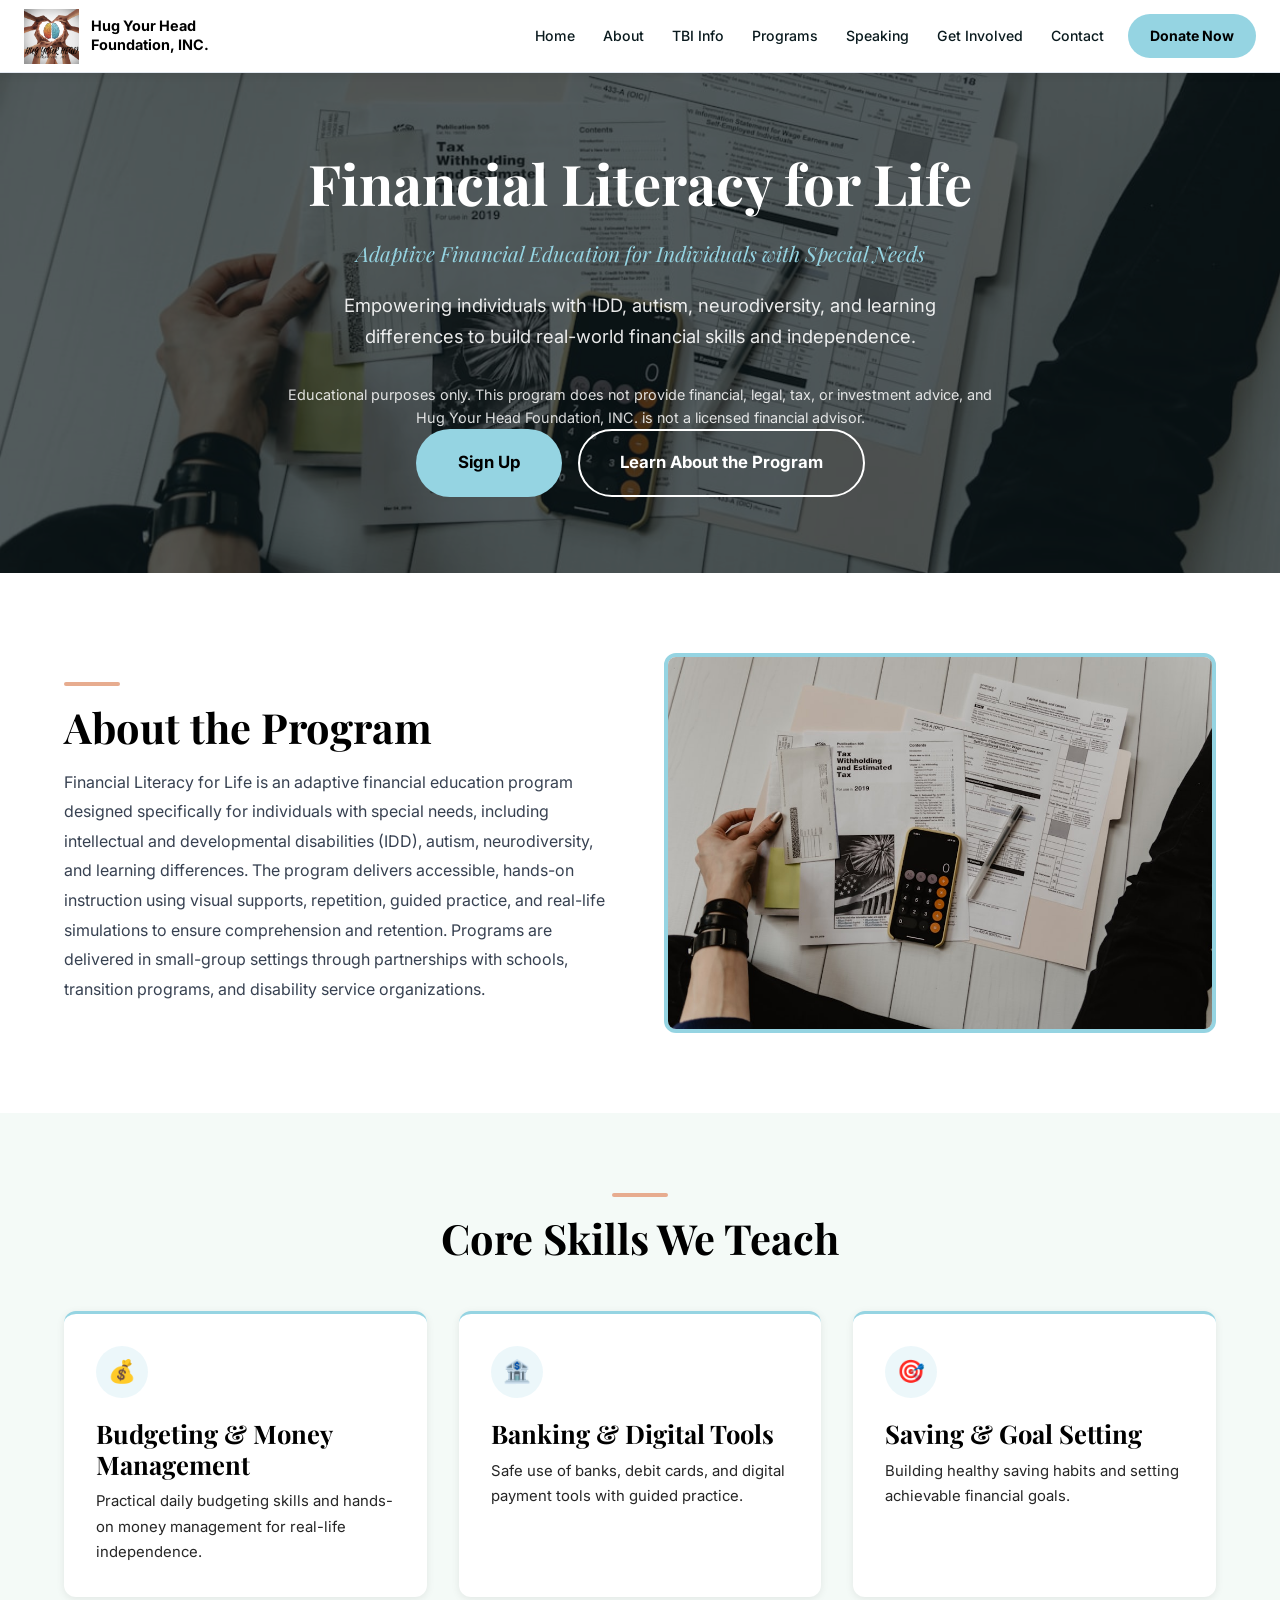
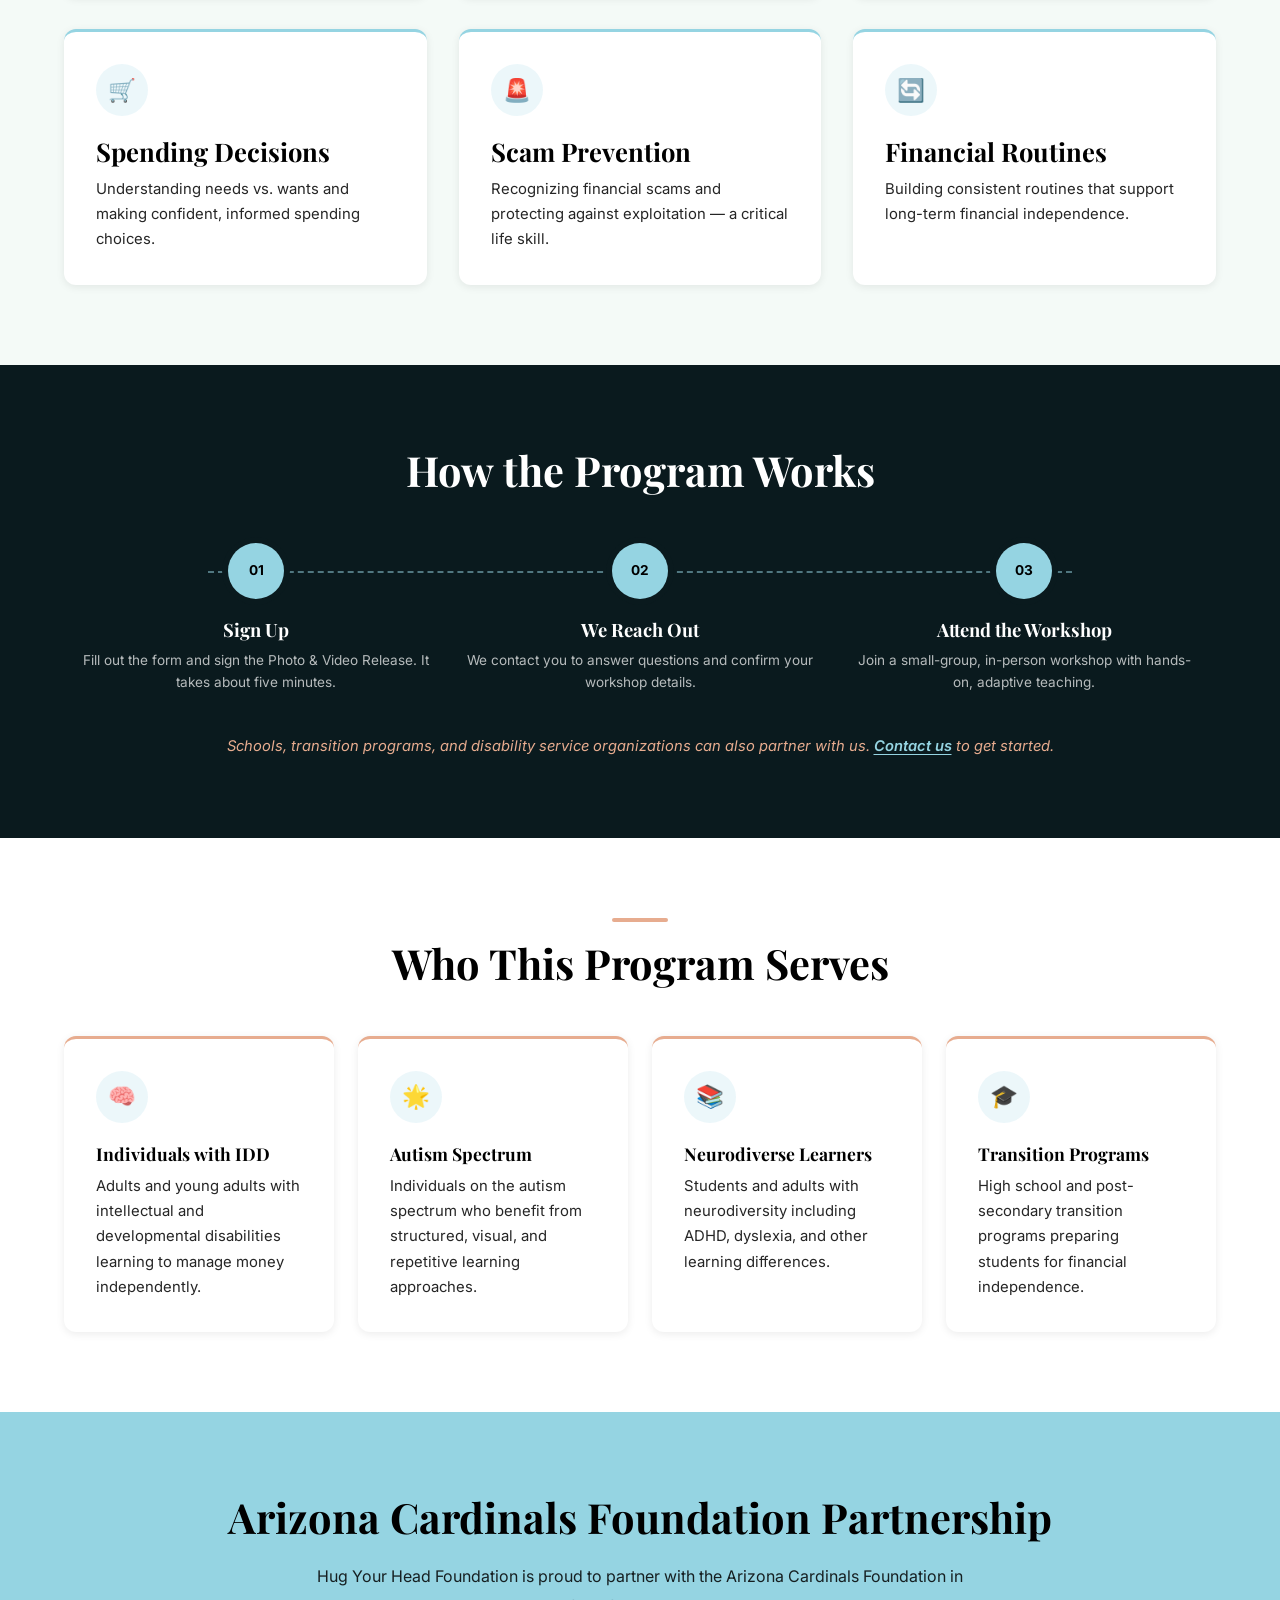
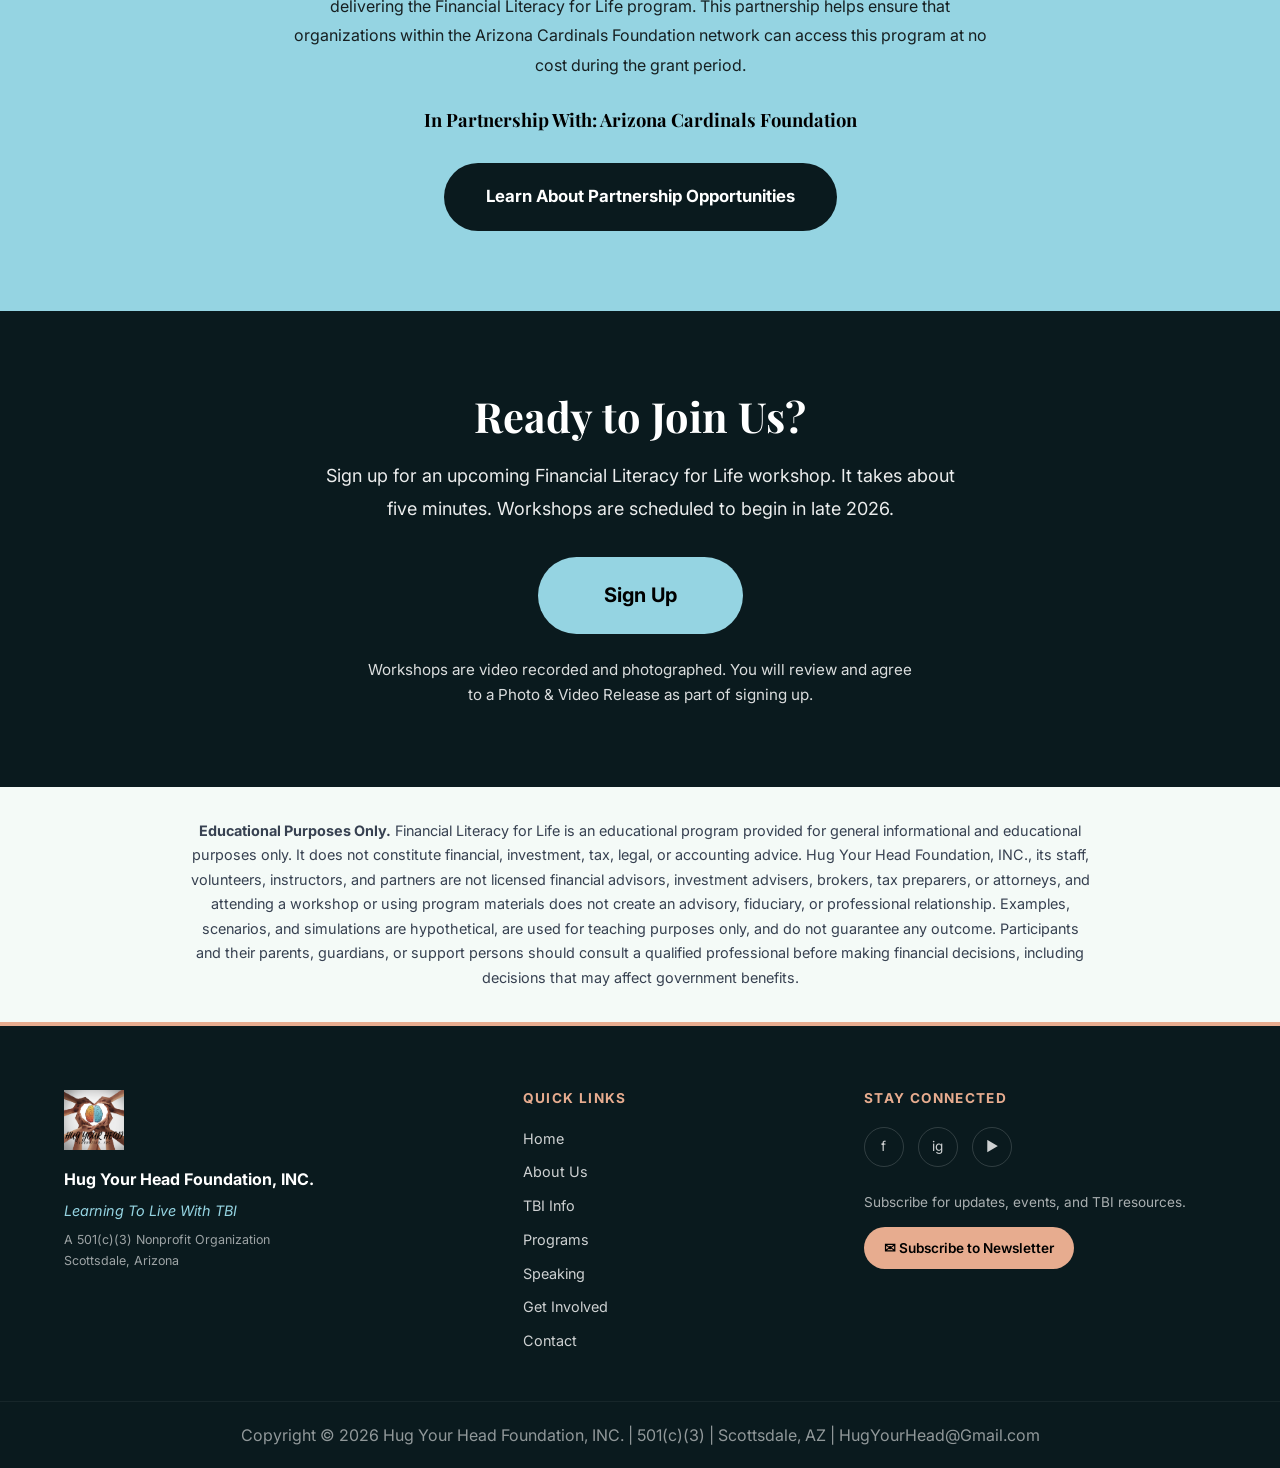
<file: financial-literacy.html>
<!DOCTYPE html>
<html lang="en">
<head>
  <meta charset="UTF-8" />
  <meta name="viewport" content="width=device-width, initial-scale=1.0" />
  <title>Financial Literacy for Life | Hug Your Head Foundation</title>
  <meta name="description" content="Hug Your Head Foundation's Financial Literacy for Life program delivers adaptive financial education for individuals with special needs, IDD, autism, and learning differences in Arizona." />
  <link rel="stylesheet" href="style.css" />
  <link rel="icon" href="Hug Your Head.png" type="image/png" />
</head>
<body>

<!-- NAV -->
<nav class="nav" role="navigation" aria-label="Main navigation">
  <div class="nav__inner">
    <a href="index.html" class="nav__brand">
      <img src="Hug Your Head.png" alt="Hug Your Head Foundation Logo" class="nav__logo" />
      <span class="nav__brand-text">Hug Your Head Foundation, INC.</span>
    </a>
    <div class="nav__links">
      <a href="index.html">Home</a>
      <a href="about.html">About</a>
      <a href="tbi.html">TBI Info</a>
      <a href="programs.html">Programs</a>
      <a href="speaking.html">Speaking</a>
      <a href="get-involved.html">Get Involved</a>
      <a href="contact.html">Contact</a>
      <a href="get-involved.html" class="nav__cta">Donate Now</a>
    </div>
    <button class="nav__hamburger" aria-label="Open menu" aria-expanded="false">
      <span></span><span></span><span></span>
    </button>
  </div>
</nav>
<div class="nav__overlay" role="dialog" aria-modal="true" aria-label="Mobile menu">
  <a href="index.html">Home</a>
  <a href="about.html">About</a>
  <a href="tbi.html">TBI Info</a>
  <a href="programs.html">Programs</a>
  <a href="speaking.html">Speaking</a>
  <a href="get-involved.html">Get Involved</a>
  <a href="contact.html">Contact</a>
  <a href="get-involved.html" class="nav__cta">Donate Now</a>
</div>

<!-- HERO -->
<section class="hero hero--lg" style="background: var(--dark);">
  <div class="hero__bg" style="background-image: url('financial-literacy.jpg'); opacity: .4;"></div>
  <div class="hero__content fade-in">
    <h1 style="color: var(--white);">Financial Literacy for Life</h1>
    <p style="color: var(--blue); font-family: var(--font-heading); font-size: 1.3rem; font-style: italic; opacity: 1; margin-bottom: 20px;">Adaptive Financial Education for Individuals with Special Needs</p>
    <p style="color: var(--white);">Empowering individuals with IDD, autism, neurodiversity, and learning differences to build real-world financial skills and independence.</p>
    <p style="color: var(--white); font-size: 0.9rem; line-height: 1.6; opacity: 0.85; max-width: 720px; margin: 24px auto 0;">Educational purposes only. This program does not provide financial, legal, tax, or investment advice, and Hug Your Head Foundation, INC. is not a licensed financial advisor.</p>
    <div class="hero__buttons">
      <a href="financial-literacy-signup.html" class="btn btn-primary btn-lg">Sign Up</a>
      <a href="#program" class="btn btn-outline btn-lg">Learn About the Program</a>
    </div>
  </div>
</section>

<!-- PROGRAM OVERVIEW -->
<section class="section bg-white" id="program">
  <div class="container">
    <div class="grid-2">
      <div class="fade-in">
        <span class="accent-line"></span>
        <h2>About the Program</h2>
        <p style="margin-top: 16px; color: #374151; line-height: 1.85;">
          Financial Literacy for Life is an adaptive financial education program designed specifically for individuals with special needs, including intellectual and developmental disabilities (IDD), autism, neurodiversity, and learning differences. The program delivers accessible, hands-on instruction using visual supports, repetition, guided practice, and real-life simulations to ensure comprehension and retention. Programs are delivered in small-group settings through partnerships with schools, transition programs, and disability service organizations.
        </p>
      </div>
      <div class="fade-in fade-in-delay-1">
        <img src="financial-literacy.jpg" alt="Financial Literacy for Life program" class="img-medium img-border" loading="lazy" />
      </div>
    </div>
  </div>
</section>

<!-- CORE SKILLS -->
<section class="section bg-light">
  <div class="container">
    <div class="section-header text-center fade-in">
      <span class="accent-line accent-line--center"></span>
      <h2>Core Skills We Teach</h2>
    </div>
    <div class="grid-3" style="margin-top: 48px;">
      <div class="card card--blue fade-in">
        <div class="card__icon">💰</div>
        <h3>Budgeting &amp; Money Management</h3>
        <p>Practical daily budgeting skills and hands-on money management for real-life independence.</p>
      </div>
      <div class="card card--blue fade-in fade-in-delay-1">
        <div class="card__icon">🏦</div>
        <h3>Banking &amp; Digital Tools</h3>
        <p>Safe use of banks, debit cards, and digital payment tools with guided practice.</p>
      </div>
      <div class="card card--blue fade-in fade-in-delay-2">
        <div class="card__icon">🎯</div>
        <h3>Saving &amp; Goal Setting</h3>
        <p>Building healthy saving habits and setting achievable financial goals.</p>
      </div>
      <div class="card card--blue fade-in">
        <div class="card__icon">🛒</div>
        <h3>Spending Decisions</h3>
        <p>Understanding needs vs. wants and making confident, informed spending choices.</p>
      </div>
      <div class="card card--blue fade-in fade-in-delay-1">
        <div class="card__icon">🚨</div>
        <h3>Scam Prevention</h3>
        <p>Recognizing financial scams and protecting against exploitation — a critical life skill.</p>
      </div>
      <div class="card card--blue fade-in fade-in-delay-2">
        <div class="card__icon">🔄</div>
        <h3>Financial Routines</h3>
        <p>Building consistent routines that support long-term financial independence.</p>
      </div>
    </div>
  </div>
</section>

<!-- HOW IT WORKS -->
<section class="section bg-dark">
  <div class="container">
    <div class="section-header text-center fade-in">
      <h2 style="color: var(--white);">How the Program Works</h2>
    </div>
    <div class="timeline timeline--3 timeline--dark fade-in">
      <div class="timeline-step">
        <div class="timeline-step__dot">01</div>
        <h4>Sign Up</h4>
        <p>Fill out the form and sign the Photo &amp; Video Release. It takes about five minutes.</p>
      </div>
      <div class="timeline-step">
        <div class="timeline-step__dot">02</div>
        <h4>We Reach Out</h4>
        <p>We contact you to answer questions and confirm your workshop details.</p>
      </div>
      <div class="timeline-step">
        <div class="timeline-step__dot">03</div>
        <h4>Attend the Workshop</h4>
        <p>Join a small-group, in-person workshop with hands-on, adaptive teaching.</p>
      </div>
    </div>
    <p class="fade-in" style="text-align: center; color: var(--peach); font-style: italic; margin-top: 32px; font-size: .92rem;">Schools, transition programs, and disability service organizations can also partner with us. <a href="contact.html" class="fl-link-light">Contact us</a> to get started.</p>
  </div>
</section>

<!-- WHO THIS IS FOR -->
<section class="section bg-white">
  <div class="container">
    <div class="section-header text-center fade-in">
      <span class="accent-line accent-line--center"></span>
      <h2>Who This Program Serves</h2>
    </div>
    <div class="grid-4" style="margin-top: 48px;">
      <div class="card fade-in">
        <div class="card__icon">🧠</div>
        <h3 style="font-size: 1.1rem;">Individuals with IDD</h3>
        <p>Adults and young adults with intellectual and developmental disabilities learning to manage money independently.</p>
      </div>
      <div class="card fade-in fade-in-delay-1">
        <div class="card__icon">🌟</div>
        <h3 style="font-size: 1.1rem;">Autism Spectrum</h3>
        <p>Individuals on the autism spectrum who benefit from structured, visual, and repetitive learning approaches.</p>
      </div>
      <div class="card fade-in fade-in-delay-2">
        <div class="card__icon">📚</div>
        <h3 style="font-size: 1.1rem;">Neurodiverse Learners</h3>
        <p>Students and adults with neurodiversity including ADHD, dyslexia, and other learning differences.</p>
      </div>
      <div class="card fade-in">
        <div class="card__icon">🎓</div>
        <h3 style="font-size: 1.1rem;">Transition Programs</h3>
        <p>High school and post-secondary transition programs preparing students for financial independence.</p>
      </div>
    </div>
  </div>
</section>

<!-- PARTNERSHIP & FUNDING -->
<section class="section bg-blue">
  <div class="container text-center fade-in">
    <h2 style="color: var(--black); margin-bottom: 20px;">Arizona Cardinals Foundation Partnership</h2>
    <p style="max-width: 700px; margin: 0 auto 24px; color: var(--black); opacity: .85; line-height: 1.85;">Hug Your Head Foundation is proud to partner with the Arizona Cardinals Foundation in delivering the Financial Literacy for Life program. This partnership helps ensure that organizations within the Arizona Cardinals Foundation network can access this program at no cost during the grant period.</p>
    <p style="font-family: var(--font-heading); font-weight: 700; font-size: 1.15rem; color: var(--black); margin-bottom: 28px;">In Partnership With: Arizona Cardinals Foundation</p>
    <a href="contact.html" class="btn btn-dark btn-lg">Learn About Partnership Opportunities</a>
  </div>
</section>

<!-- SIGN UP CTA -->
<section class="section bg-dark fl-cta" id="signup">
  <div class="container text-center fade-in">
    <h2 style="color: var(--white); margin-bottom: 20px;">Ready to Join Us?</h2>
    <p class="fl-cta__text">Sign up for an upcoming Financial Literacy for Life workshop. It takes about five minutes. Workshops are scheduled to begin in late 2026.</p>
    <a href="financial-literacy-signup.html" class="btn btn-primary btn-xl">Sign Up</a>
    <p class="fl-cta__note">Workshops are video recorded and photographed. You will review and agree to a Photo &amp; Video Release as part of signing up.</p>
  </div>
</section>

<section style="background: var(--light); padding: 32px 24px;">
  <div class="container">
    <p style="font-size: 0.9rem; line-height: 1.7; color: #374151; max-width: 900px; margin: 0 auto; text-align: center;">
      <strong>Educational Purposes Only.</strong> Financial Literacy for Life is an educational program provided for general informational and educational purposes only. It does not constitute financial, investment, tax, legal, or accounting advice. Hug Your Head Foundation, INC., its staff, volunteers, instructors, and partners are not licensed financial advisors, investment advisers, brokers, tax preparers, or attorneys, and attending a workshop or using program materials does not create an advisory, fiduciary, or professional relationship. Examples, scenarios, and simulations are hypothetical, are used for teaching purposes only, and do not guarantee any outcome. Participants and their parents, guardians, or support persons should consult a qualified professional before making financial decisions, including decisions that may affect government benefits.
    </p>
  </div>
</section>  
<!-- FOOTER -->
<footer class="footer" role="contentinfo">
  <div class="container">
    <div class="footer__grid">
      <div>
        <img src="Hug Your Head.png" alt="Hug Your Head Foundation" class="footer__logo" loading="lazy" />
        <p class="footer__org">Hug Your Head Foundation, INC.</p>
        <p class="footer__tagline">Learning To Live With TBI</p>
        <p class="footer__501c3">A 501(c)(3) Nonprofit Organization<br>Scottsdale, Arizona</p>
      </div>
      <div>
        <h4>Quick Links</h4>
        <nav class="footer__links">
          <a href="index.html">Home</a>
          <a href="about.html">About Us</a>
          <a href="tbi.html">TBI Info</a>
          <a href="programs.html">Programs</a>
          <a href="speaking.html">Speaking</a>
          <a href="get-involved.html">Get Involved</a>
          <a href="contact.html">Contact</a>
        </nav>
      </div>
      <div>
        <h4>Stay Connected</h4>
        <div class="footer__social">
          <a href="https://www.facebook.com/HugYourHead" target="_blank" rel="noopener noreferrer" aria-label="Facebook">f</a>
          <a href="https://www.instagram.com/hugyourhead" target="_blank" rel="noopener noreferrer" aria-label="Instagram">ig</a>
          <a href="https://www.youtube.com/@hugyourhead" target="_blank" rel="noopener noreferrer" aria-label="YouTube">▶</a>
        </div>
        <p style="font-size: .85rem; opacity: .65; margin-bottom: 14px;">Subscribe for updates, events, and TBI resources.</p>
        <a href="http://eepurl.com/hPcne9" target="_blank" rel="noopener noreferrer" class="footer__newsletter-link">✉ Subscribe to Newsletter</a>
      </div>
    </div>
  </div>
  <div class="footer__bottom">
    <div class="container">
      <p>Copyright &copy; <span class="js-year">2026</span> Hug Your Head Foundation, INC. | 501(c)(3) | Scottsdale, AZ | <a href="mailto:HugYourHead@Gmail.com" style="color: inherit;">HugYourHead@Gmail.com</a></p>
    </div>
  </div>
</footer>

<button id="back-to-top" aria-label="Back to top">↑</button>
<script src="script.js"></script>
</body>
</html>
</file>
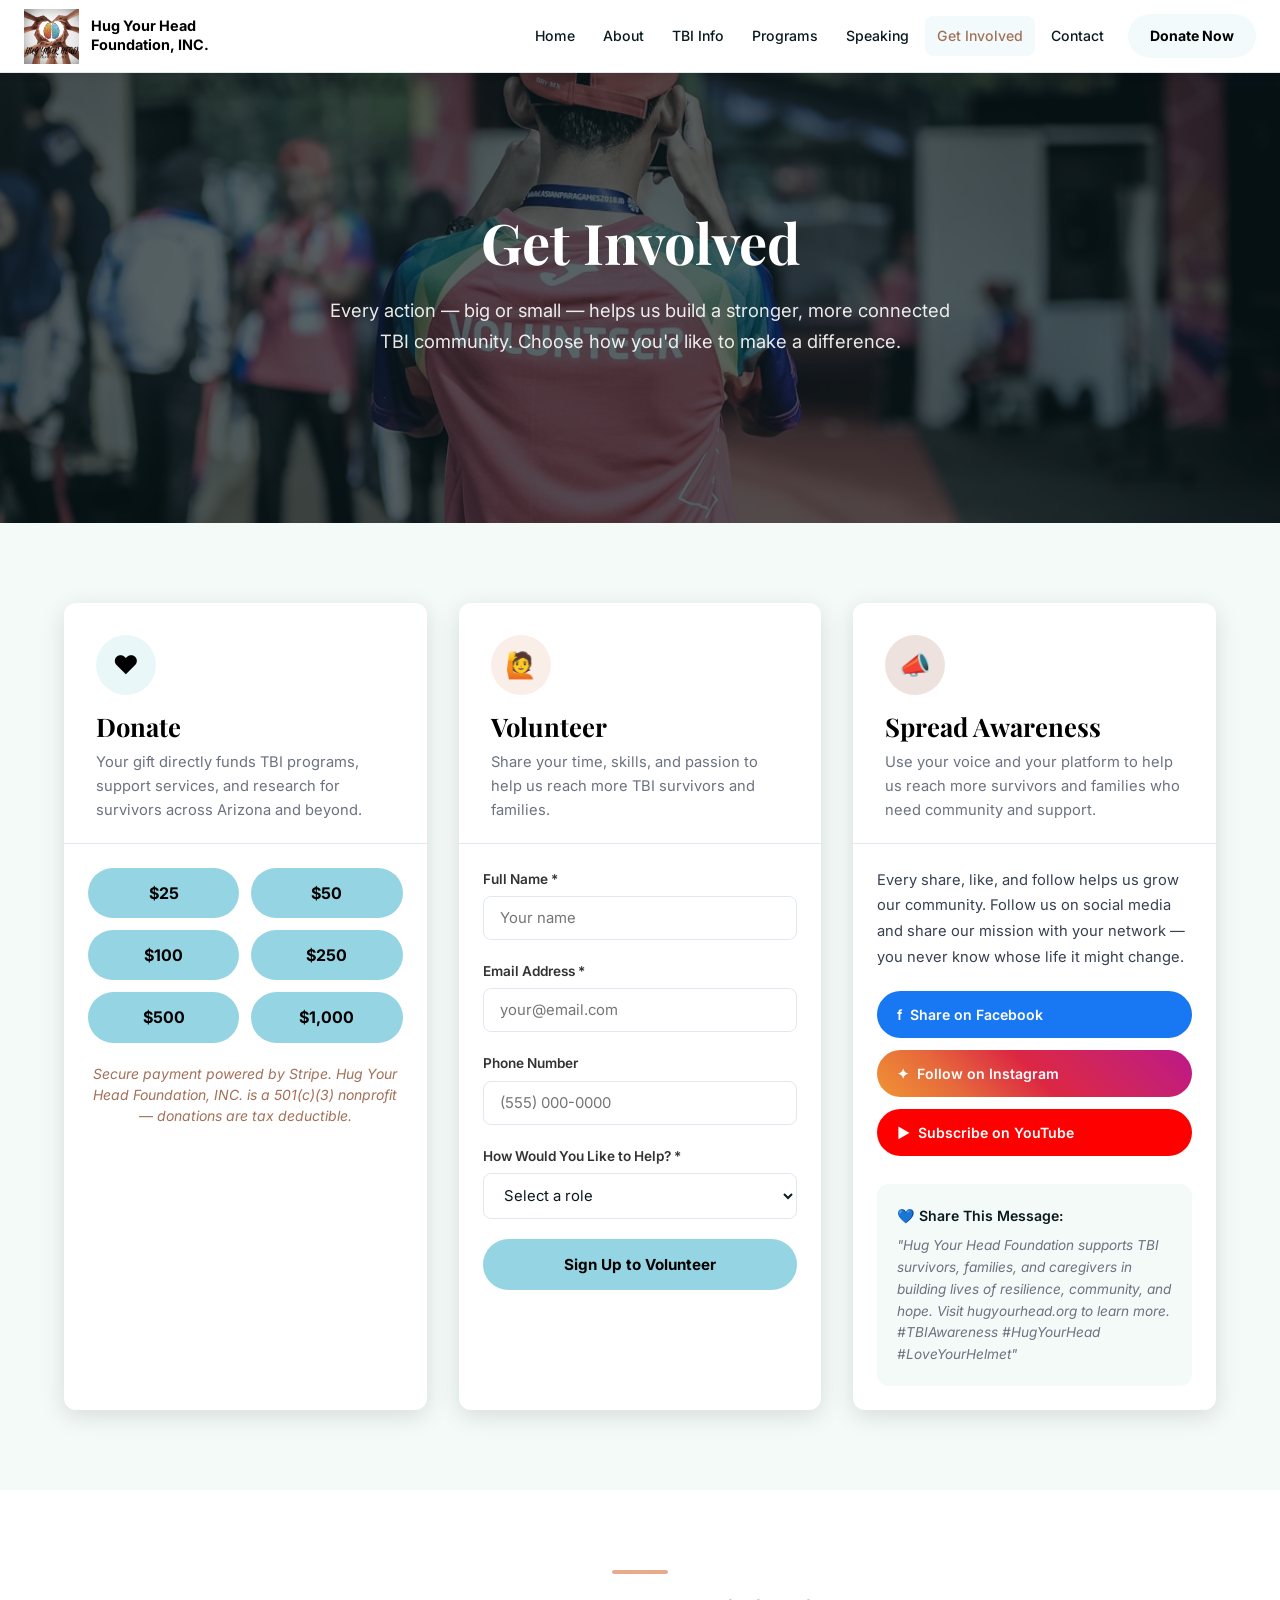
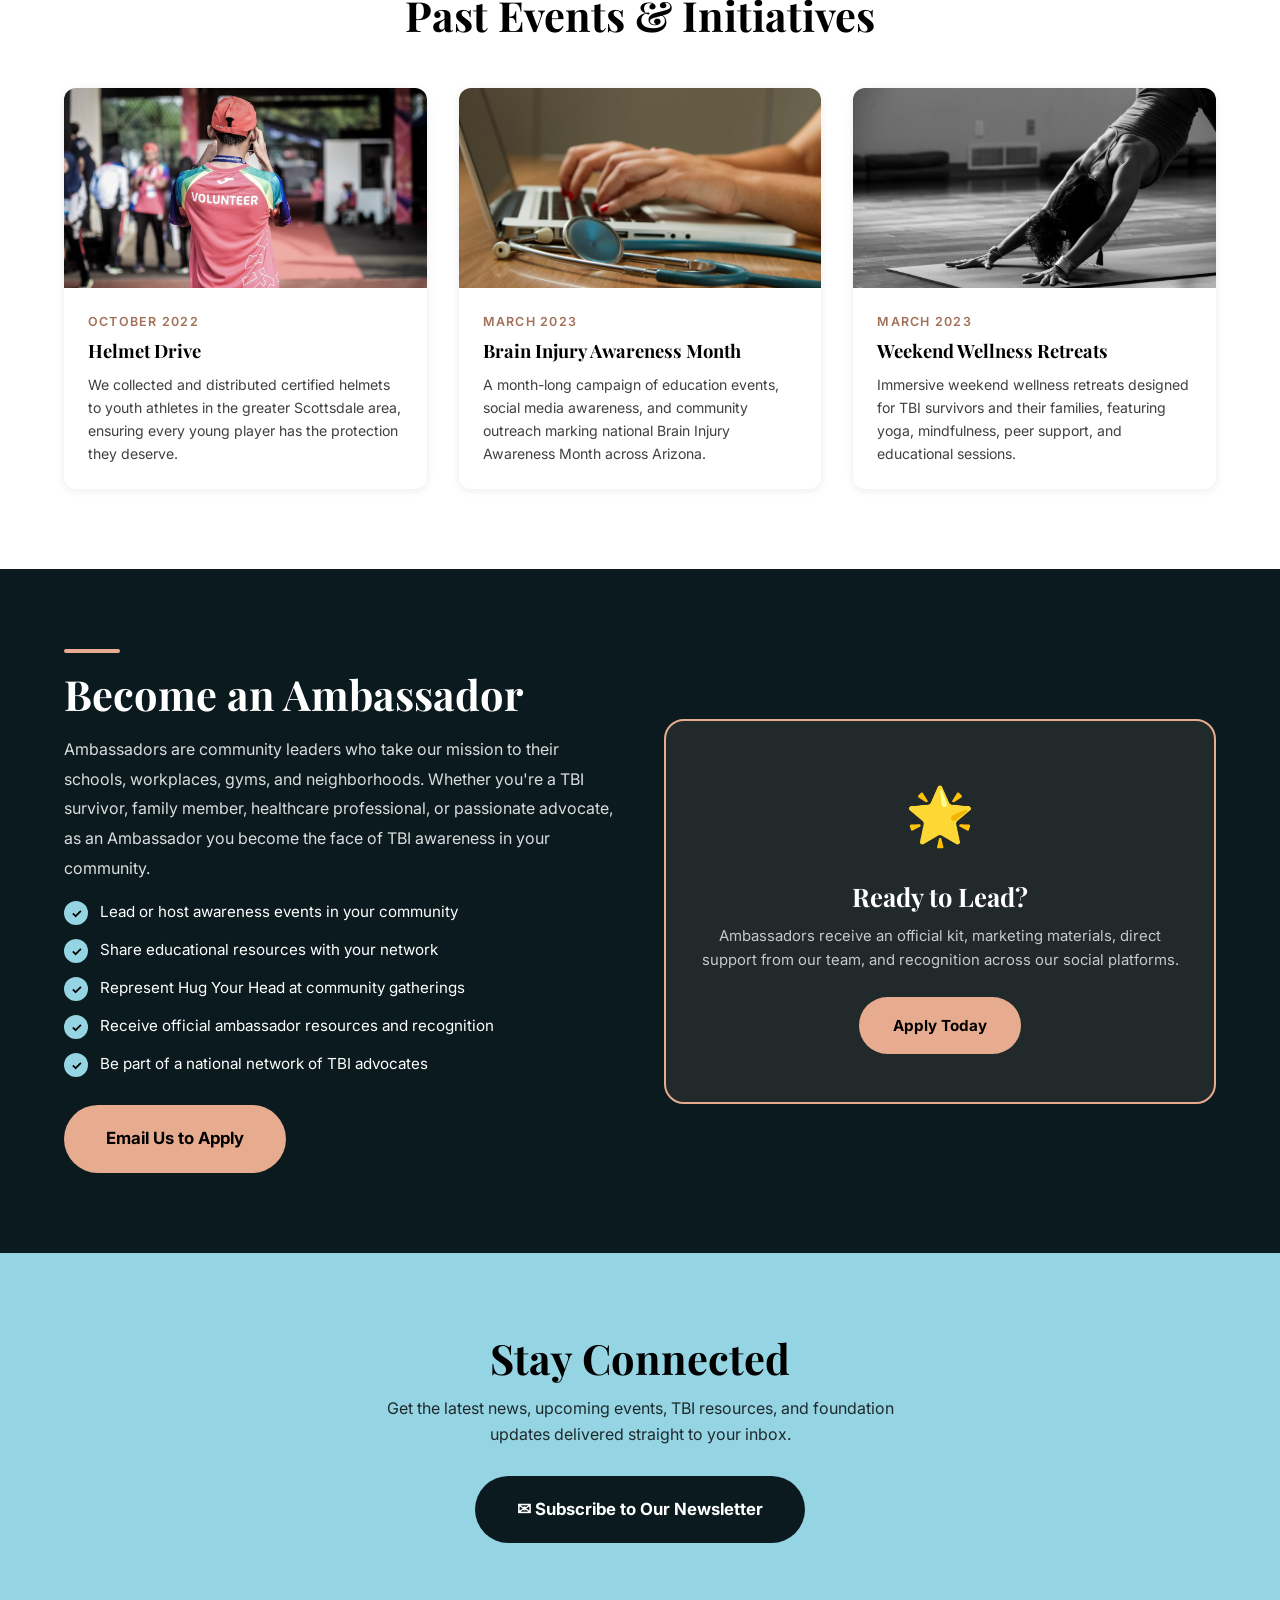
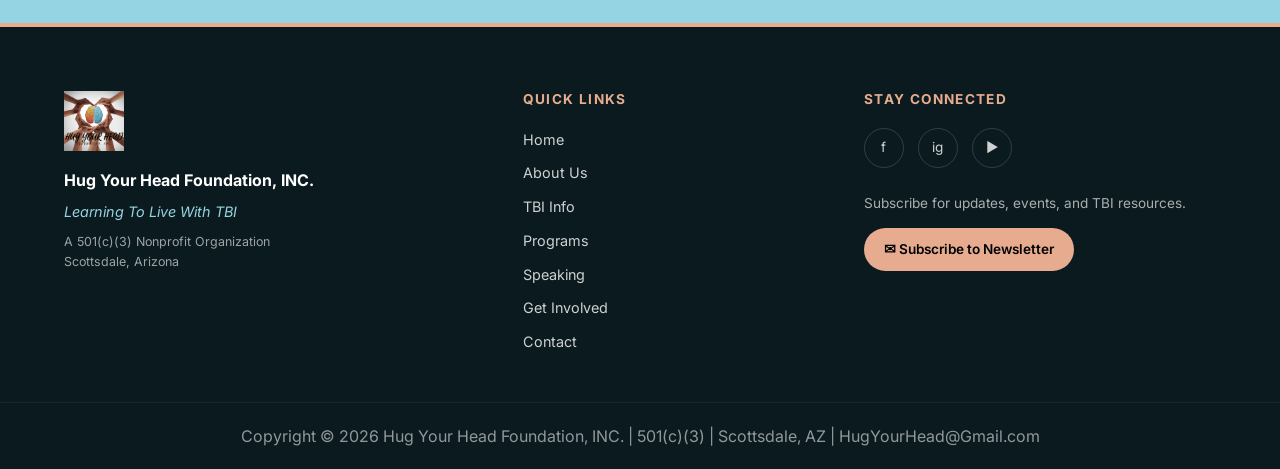
<file: get-involved.html>
<!DOCTYPE html>
<html lang="en">
<head>
  <meta charset="UTF-8" />
  <meta name="viewport" content="width=device-width, initial-scale=1.0" />
  <title>Get Involved | Donate | Volunteer | Hug Your Head Foundation</title>
  <meta name="description" content="Donate, volunteer, or spread awareness for Hug Your Head Foundation — a 501(c)(3) nonprofit supporting TBI survivors in Scottsdale, Arizona. Every action makes a difference." />
  <link rel="stylesheet" href="style.css" />
  <link rel="icon" href="Hug Your Head.png" type="image/png" />
</head>
<body>

<!-- NAV -->
<nav class="nav" role="navigation" aria-label="Main navigation">
  <div class="nav__inner">
    <a href="index.html" class="nav__brand">
      <img src="Hug Your Head.png" alt="Hug Your Head Foundation Logo" class="nav__logo" />
      <span class="nav__brand-text">Hug Your Head Foundation, INC.</span>
    </a>
    <div class="nav__links">
      <a href="index.html">Home</a>
      <a href="about.html">About</a>
      <a href="tbi.html">TBI Info</a>
      <a href="programs.html">Programs</a>
      <a href="speaking.html">Speaking</a>
      <a href="get-involved.html" class="active">Get Involved</a>
      <a href="contact.html">Contact</a>
      <a href="get-involved.html" class="nav__cta">Donate Now</a>
    </div>
    <button class="nav__hamburger" aria-label="Open menu" aria-expanded="false">
      <span></span><span></span><span></span>
    </button>
  </div>
</nav>
<div class="nav__overlay" role="dialog" aria-modal="true" aria-label="Mobile menu">
  <a href="index.html">Home</a>
  <a href="about.html">About</a>
  <a href="tbi.html">TBI Info</a>
  <a href="programs.html">Programs</a>
  <a href="speaking.html">Speaking</a>
  <a href="get-involved.html">Get Involved</a>
  <a href="contact.html">Contact</a>
  <a href="get-involved.html" class="nav__cta">Donate Now</a>
</div>

<!-- HERO -->
<section class="hero hero--md">
  <div class="hero__bg" style="background-image: url('volunteers.jpg');"></div>
  <div class="hero__overlay" style="background: rgba(10,26,30,.68);"></div>
  <div class="hero__content fade-in">
    <h1>Get Involved</h1>
    <p>Every action — big or small — helps us build a stronger, more connected TBI community. Choose how you'd like to make a difference.</p>
  </div>
</section>

<!-- 3 LARGE CARDS -->
<section class="section bg-light">
  <div class="container">
    <div class="grid-3">

      <!-- DONATE -->
      <div class="involve-card fade-in">
        <div class="involve-card__header">
          <div class="involve-card__icon involve-card__icon--blue">❤️</div>
          <h2 style="font-size: 1.6rem;">Donate</h2>
          <p style="margin-top: 8px; color: #6b7280; font-size: .92rem;">Your gift directly funds TBI programs, support services, and research for survivors across Arizona and beyond.</p>
        </div>
        <div class="involve-card__body">
          <div class="donation-grid">
            <a href="https://buy.stripe.com/8x2cN5bjI2S43m5dDI1ck00"
               target="_blank" rel="noopener noreferrer"
               style="display: flex; align-items: center; justify-content: center; background: #95d4e2; color: #000000; font-weight: 700; font-size: 16px; border-radius: 50px; padding: 12px 16px; text-decoration: none; transition: background .2s; border: none;"
               onmouseover="this.style.background='#6bbfcf'" onmouseout="this.style.background='#95d4e2'">$25</a>
            <a href="https://buy.stripe.com/9B6aEX4Vk2S409TczE1ck01"
               target="_blank" rel="noopener noreferrer"
               style="display: flex; align-items: center; justify-content: center; background: #95d4e2; color: #000000; font-weight: 700; font-size: 16px; border-radius: 50px; padding: 12px 16px; text-decoration: none; transition: background .2s; border: none;"
               onmouseover="this.style.background='#6bbfcf'" onmouseout="this.style.background='#95d4e2'">$50</a>
            <a href="https://buy.stripe.com/14A9ATbjI0JW7ClfLQ1ck02"
               target="_blank" rel="noopener noreferrer"
               style="display: flex; align-items: center; justify-content: center; background: #95d4e2; color: #000000; font-weight: 700; font-size: 16px; border-radius: 50px; padding: 12px 16px; text-decoration: none; transition: background .2s; border: none;"
               onmouseover="this.style.background='#6bbfcf'" onmouseout="this.style.background='#95d4e2'">$100</a>
            <a href="https://buy.stripe.com/8x214n2Nc3W82i1bvA1ck03"
               target="_blank" rel="noopener noreferrer"
               style="display: flex; align-items: center; justify-content: center; background: #95d4e2; color: #000000; font-weight: 700; font-size: 16px; border-radius: 50px; padding: 12px 16px; text-decoration: none; transition: background .2s; border: none;"
               onmouseover="this.style.background='#6bbfcf'" onmouseout="this.style.background='#95d4e2'">$250</a>
            <a href="https://buy.stripe.com/bJe28r4Vk2S47Cl4381ck04"
               target="_blank" rel="noopener noreferrer"
               style="display: flex; align-items: center; justify-content: center; background: #95d4e2; color: #000000; font-weight: 700; font-size: 16px; border-radius: 50px; padding: 12px 16px; text-decoration: none; transition: background .2s; border: none;"
               onmouseover="this.style.background='#6bbfcf'" onmouseout="this.style.background='#95d4e2'">$500</a>
            <a href="https://buy.stripe.com/dRm6oH2Nc0JW5udgPU1ck05"
               target="_blank" rel="noopener noreferrer"
               style="display: flex; align-items: center; justify-content: center; background: #95d4e2; color: #000000; font-weight: 700; font-size: 16px; border-radius: 50px; padding: 12px 16px; text-decoration: none; transition: background .2s; border: none;"
               onmouseover="this.style.background='#6bbfcf'" onmouseout="this.style.background='#95d4e2'">$1,000</a>
          </div>
          <p style="font-size: 14px; font-style: italic; color: #a37058; text-align: center; margin-top: 4px; line-height: 1.5;">Secure payment powered by Stripe. Hug Your Head Foundation, INC. is a 501(c)(3) nonprofit — donations are tax deductible.</p>
        </div>
      </div>

      <!-- VOLUNTEER -->
      <div class="involve-card fade-in fade-in-delay-1">
        <div class="involve-card__header">
          <div class="involve-card__icon involve-card__icon--peach">🙋</div>
          <h2 style="font-size: 1.6rem;">Volunteer</h2>
          <p style="margin-top: 8px; color: #6b7280; font-size: .92rem;">Share your time, skills, and passion to help us reach more TBI survivors and families.</p>
        </div>
        <div class="involve-card__body">
          <form class="form" action="https://formspree.io/f/xkokwgbg" method="POST" data-formspree>
            <input type="hidden" name="_subject" value="New Inquiry — Hug Your Head Foundation" />
            <div class="form-group">
              <label for="vol-name">Full Name *</label>
              <input type="text" id="vol-name" name="name" required placeholder="Your name" />
            </div>
            <div class="form-group">
              <label for="vol-email">Email Address *</label>
              <input type="email" id="vol-email" name="email" required placeholder="your@email.com" />
            </div>
            <div class="form-group">
              <label for="vol-phone">Phone Number</label>
              <input type="tel" id="vol-phone" name="phone" placeholder="(555) 000-0000" />
            </div>
            <div class="form-group">
              <label for="vol-help">How Would You Like to Help? *</label>
              <select id="vol-help" name="volunteer_role" required>
                <option value="" disabled selected>Select a role</option>
                <option value="Event Support">Event Support</option>
                <option value="Support Group Facilitation">Support Group Facilitation</option>
                <option value="Administrative Help">Administrative Help</option>
                <option value="Social Media / Marketing">Social Media / Marketing</option>
                <option value="Mentoring">Mentoring</option>
                <option value="Fundraising">Fundraising</option>
                <option value="TBI Education Outreach">TBI Education Outreach</option>
                <option value="Other">Other</option>
              </select>
            </div>
            <input type="hidden" name="subject" value="New Volunteer Application" />
            <button type="submit" class="btn btn-primary" style="width: 100%; justify-content: center;">Sign Up to Volunteer</button>
          </form>
          <div class="form-success">
            <h3>🙌 Thank You!</h3>
            <p>Your volunteer application has been received. We'll be in touch soon!</p>
          </div>
        </div>
      </div>

      <!-- SPREAD AWARENESS -->
      <div class="involve-card fade-in fade-in-delay-2">
        <div class="involve-card__header">
          <div class="involve-card__icon involve-card__icon--brown">📣</div>
          <h2 style="font-size: 1.6rem;">Spread Awareness</h2>
          <p style="margin-top: 8px; color: #6b7280; font-size: .92rem;">Use your voice and your platform to help us reach more survivors and families who need community and support.</p>
        </div>
        <div class="involve-card__body">
          <p style="margin-bottom: 20px; font-size: .92rem; color: #374151; line-height: 1.75;">
            Every share, like, and follow helps us grow our community. Follow us on social media and share our mission with your network — you never know whose life it might change.
          </p>
          <div style="display: flex; flex-direction: column; gap: 12px; margin-bottom: 28px;">
            <a href="https://www.facebook.com/HugYourHead" target="_blank" rel="noopener noreferrer" class="share-btn share-btn--facebook">
              <span>f</span> Share on Facebook
            </a>
            <a href="https://www.instagram.com/hugyourhead" target="_blank" rel="noopener noreferrer" class="share-btn share-btn--instagram">
              <span>✦</span> Follow on Instagram
            </a>
            <a href="https://www.youtube.com/@hugyourhead" target="_blank" rel="noopener noreferrer" class="share-btn share-btn--youtube">
              <span>▶</span> Subscribe on YouTube
            </a>
          </div>
          <div style="background: var(--light); border-radius: var(--radius-md); padding: 20px;">
            <p style="font-size: .88rem; font-weight: 600; margin-bottom: 8px; color: var(--dark);">💙 Share This Message:</p>
            <p style="font-size: .85rem; font-style: italic; color: #6b7280; line-height: 1.6;">"Hug Your Head Foundation supports TBI survivors, families, and caregivers in building lives of resilience, community, and hope. Visit hugyourhead.org to learn more. #TBIAwareness #HugYourHead #LoveYourHelmet"</p>
          </div>
        </div>
      </div>

    </div>
  </div>
</section>

<!-- PAST EVENTS -->
<section class="section bg-white">
  <div class="container">
    <div class="section-header text-center fade-in">
      <span class="accent-line accent-line--center"></span>
      <h2>Past Events &amp; Initiatives</h2>
    </div>
    <div class="grid-3" style="margin-top: 48px;">
      <div class="event-card fade-in">
        <img src="volunteers.jpg"
             alt="Helmet Drive 2022" class="event-card__img" loading="lazy" />
        <div class="event-card__body">
          <div class="event-card__date">October 2022</div>
          <h4>Helmet Drive</h4>
          <p>We collected and distributed certified helmets to youth athletes in the greater Scottsdale area, ensuring every young player has the protection they deserve.</p>
        </div>
      </div>
      <div class="event-card fade-in fade-in-delay-1">
        <img src="hero-bg.jpg"
             alt="Brain Injury Awareness Month 2023" class="event-card__img" loading="lazy" />
        <div class="event-card__body">
          <div class="event-card__date">March 2023</div>
          <h4>Brain Injury Awareness Month</h4>
          <p>A month-long campaign of education events, social media awareness, and community outreach marking national Brain Injury Awareness Month across Arizona.</p>
        </div>
      </div>
      <div class="event-card fade-in fade-in-delay-2">
        <img src="wellness.jpg"
             alt="Weekend Wellness Retreats 2023" class="event-card__img" loading="lazy" />
        <div class="event-card__body">
          <div class="event-card__date">March 2023</div>
          <h4>Weekend Wellness Retreats</h4>
          <p>Immersive weekend wellness retreats designed for TBI survivors and their families, featuring yoga, mindfulness, peer support, and educational sessions.</p>
        </div>
      </div>
    </div>
  </div>
</section>

<!-- AMBASSADOR -->
<section class="section bg-dark">
  <div class="container">
    <div class="grid-2" style="align-items: center;">
      <div class="fade-in">
        <span class="accent-line" style="background: var(--peach);"></span>
        <h2>Become an Ambassador</h2>
        <p style="margin: 16px 0; opacity: .85; line-height: 1.85;">
          Ambassadors are community leaders who take our mission to their schools, workplaces, gyms, and neighborhoods. Whether you're a TBI survivor, family member, healthcare professional, or passionate advocate, as an Ambassador you become the face of TBI awareness in your community.
        </p>
        <ul class="checklist" style="margin-bottom: 28px;">
          <li>Lead or host awareness events in your community</li>
          <li>Share educational resources with your network</li>
          <li>Represent Hug Your Head at community gatherings</li>
          <li>Receive official ambassador resources and recognition</li>
          <li>Be part of a national network of TBI advocates</li>
        </ul>
        <a href="mailto:HugYourHead@Gmail.com?subject=Ambassador%20Program%20Inquiry"
           class="btn btn-peach btn-lg">Email Us to Apply</a>
      </div>
      <div class="fade-in fade-in-delay-1 text-center">
        <div style="background: rgba(231,172,143,.1); border: 2px solid var(--peach); border-radius: var(--radius-lg); padding: 48px 32px;">
          <div style="font-size: 3.5rem; margin-bottom: 20px;">🌟</div>
          <h3 style="margin-bottom: 12px;">Ready to Lead?</h3>
          <p style="opacity: .75; margin-bottom: 24px; font-size: .93rem;">Ambassadors receive an official kit, marketing materials, direct support from our team, and recognition across our social platforms.</p>
          <a href="mailto:HugYourHead@Gmail.com?subject=Ambassador%20Program%20Inquiry"
             class="btn btn-peach">Apply Today</a>
        </div>
      </div>
    </div>
  </div>
</section>

<!-- NEWSLETTER -->
<section class="section bg-blue">
  <div class="container text-center fade-in">
    <h2 style="color: var(--black); margin-bottom: 12px;">Stay Connected</h2>
    <p style="max-width: 520px; margin: 0 auto 28px; color: var(--black); opacity: .8;">Get the latest news, upcoming events, TBI resources, and foundation updates delivered straight to your inbox.</p>
    <a href="http://eepurl.com/hPcne9" target="_blank" rel="noopener noreferrer" class="btn btn-dark btn-lg">
      ✉ Subscribe to Our Newsletter
    </a>
  </div>
</section>

<!-- FOOTER -->
<footer class="footer" role="contentinfo">
  <div class="container">
    <div class="footer__grid">
      <div>
        <img src="Hug Your Head.png" alt="Hug Your Head Foundation" class="footer__logo" loading="lazy" />
        <p class="footer__org">Hug Your Head Foundation, INC.</p>
        <p class="footer__tagline">Learning To Live With TBI</p>
        <p class="footer__501c3">A 501(c)(3) Nonprofit Organization<br>Scottsdale, Arizona</p>
      </div>
      <div>
        <h4>Quick Links</h4>
        <nav class="footer__links">
          <a href="index.html">Home</a>
          <a href="about.html">About Us</a>
          <a href="tbi.html">TBI Info</a>
          <a href="programs.html">Programs</a>
          <a href="speaking.html">Speaking</a>
          <a href="get-involved.html">Get Involved</a>
          <a href="contact.html">Contact</a>
        </nav>
      </div>
      <div>
        <h4>Stay Connected</h4>
        <div class="footer__social">
          <a href="https://www.facebook.com/HugYourHead" target="_blank" rel="noopener noreferrer" aria-label="Facebook">f</a>
          <a href="https://www.instagram.com/hugyourhead" target="_blank" rel="noopener noreferrer" aria-label="Instagram">ig</a>
          <a href="https://www.youtube.com/@hugyourhead" target="_blank" rel="noopener noreferrer" aria-label="YouTube">▶</a>
        </div>
        <p style="font-size: .85rem; opacity: .65; margin-bottom: 14px;">Subscribe for updates, events, and TBI resources.</p>
        <a href="http://eepurl.com/hPcne9" target="_blank" rel="noopener noreferrer" class="footer__newsletter-link">✉ Subscribe to Newsletter</a>
      </div>
    </div>
  </div>
  <div class="footer__bottom">
    <div class="container">
      <p>Copyright &copy; <span class="js-year">2026</span> Hug Your Head Foundation, INC. | 501(c)(3) | Scottsdale, AZ | <a href="mailto:HugYourHead@Gmail.com" style="color: inherit;">HugYourHead@Gmail.com</a></p>
    </div>
  </div>
</footer>

<button id="back-to-top" aria-label="Back to top">↑</button>
<script src="script.js"></script>
</body>
</html>
</file>
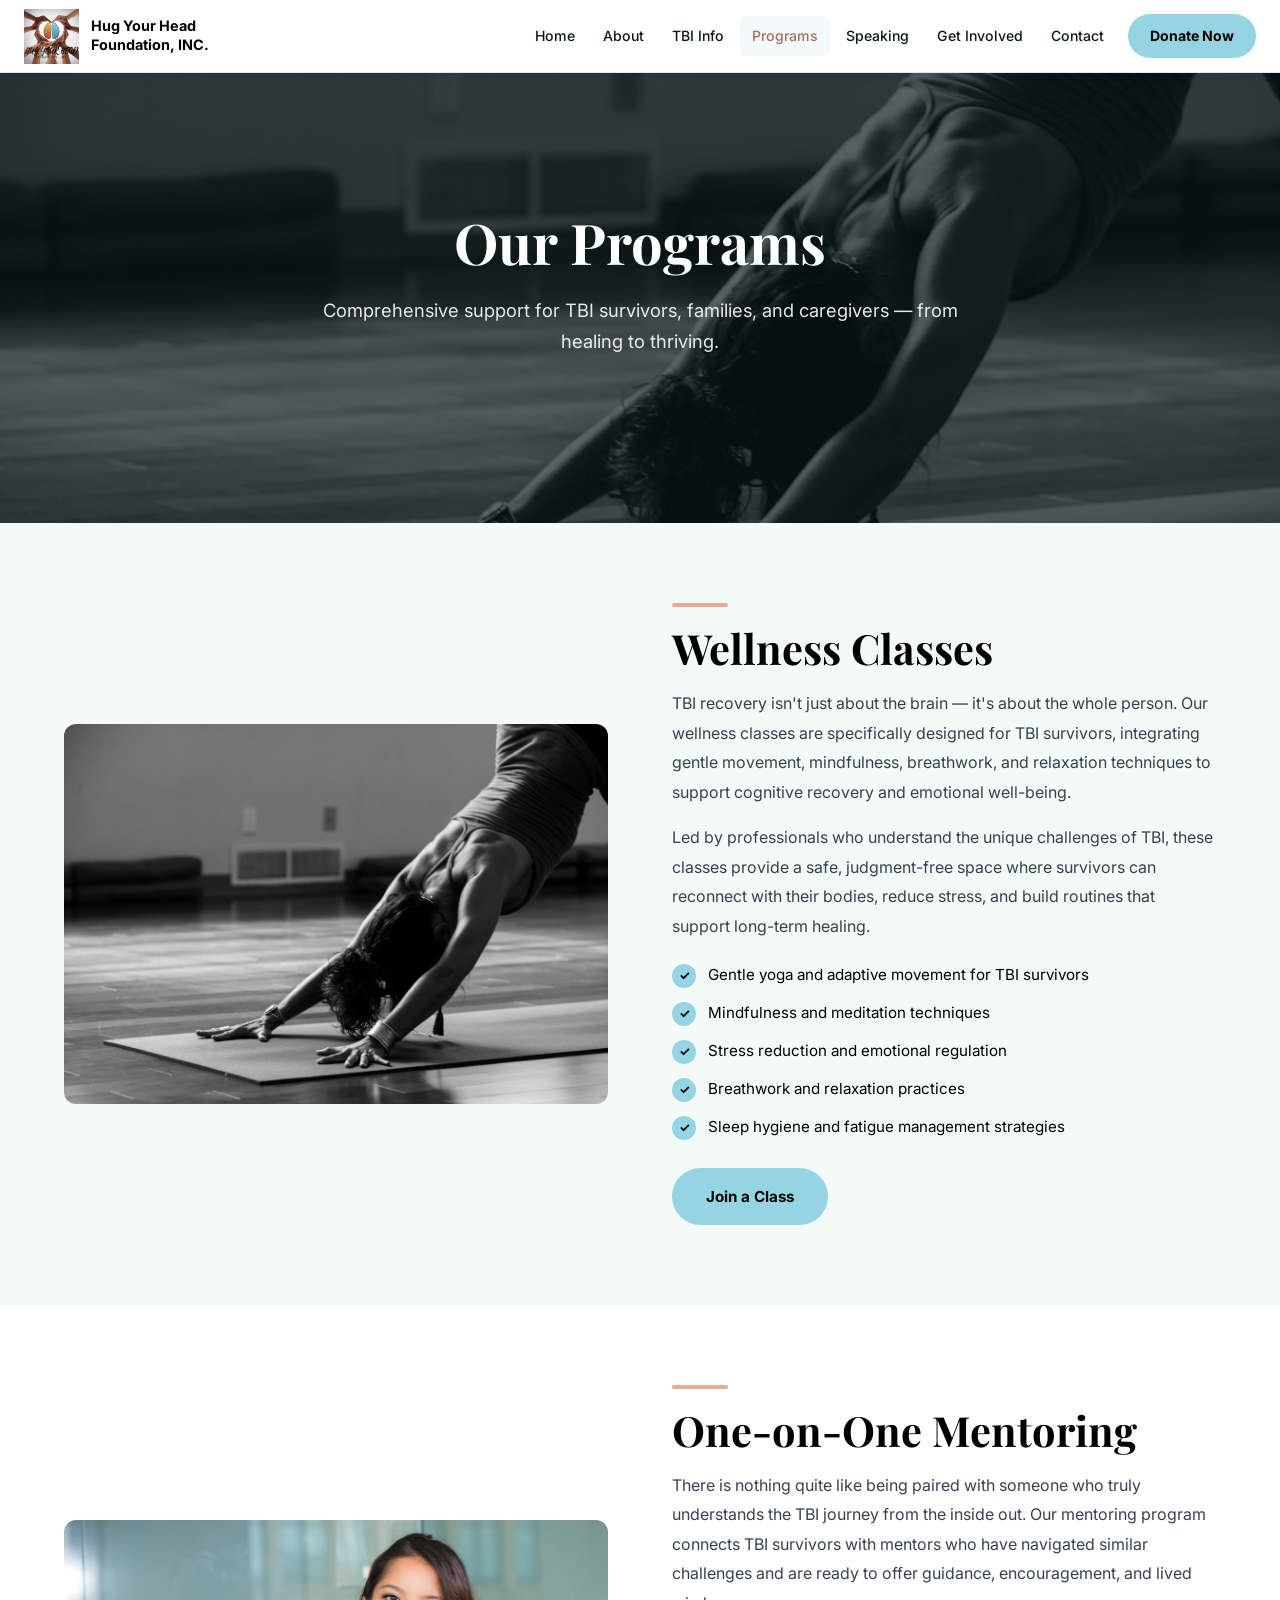
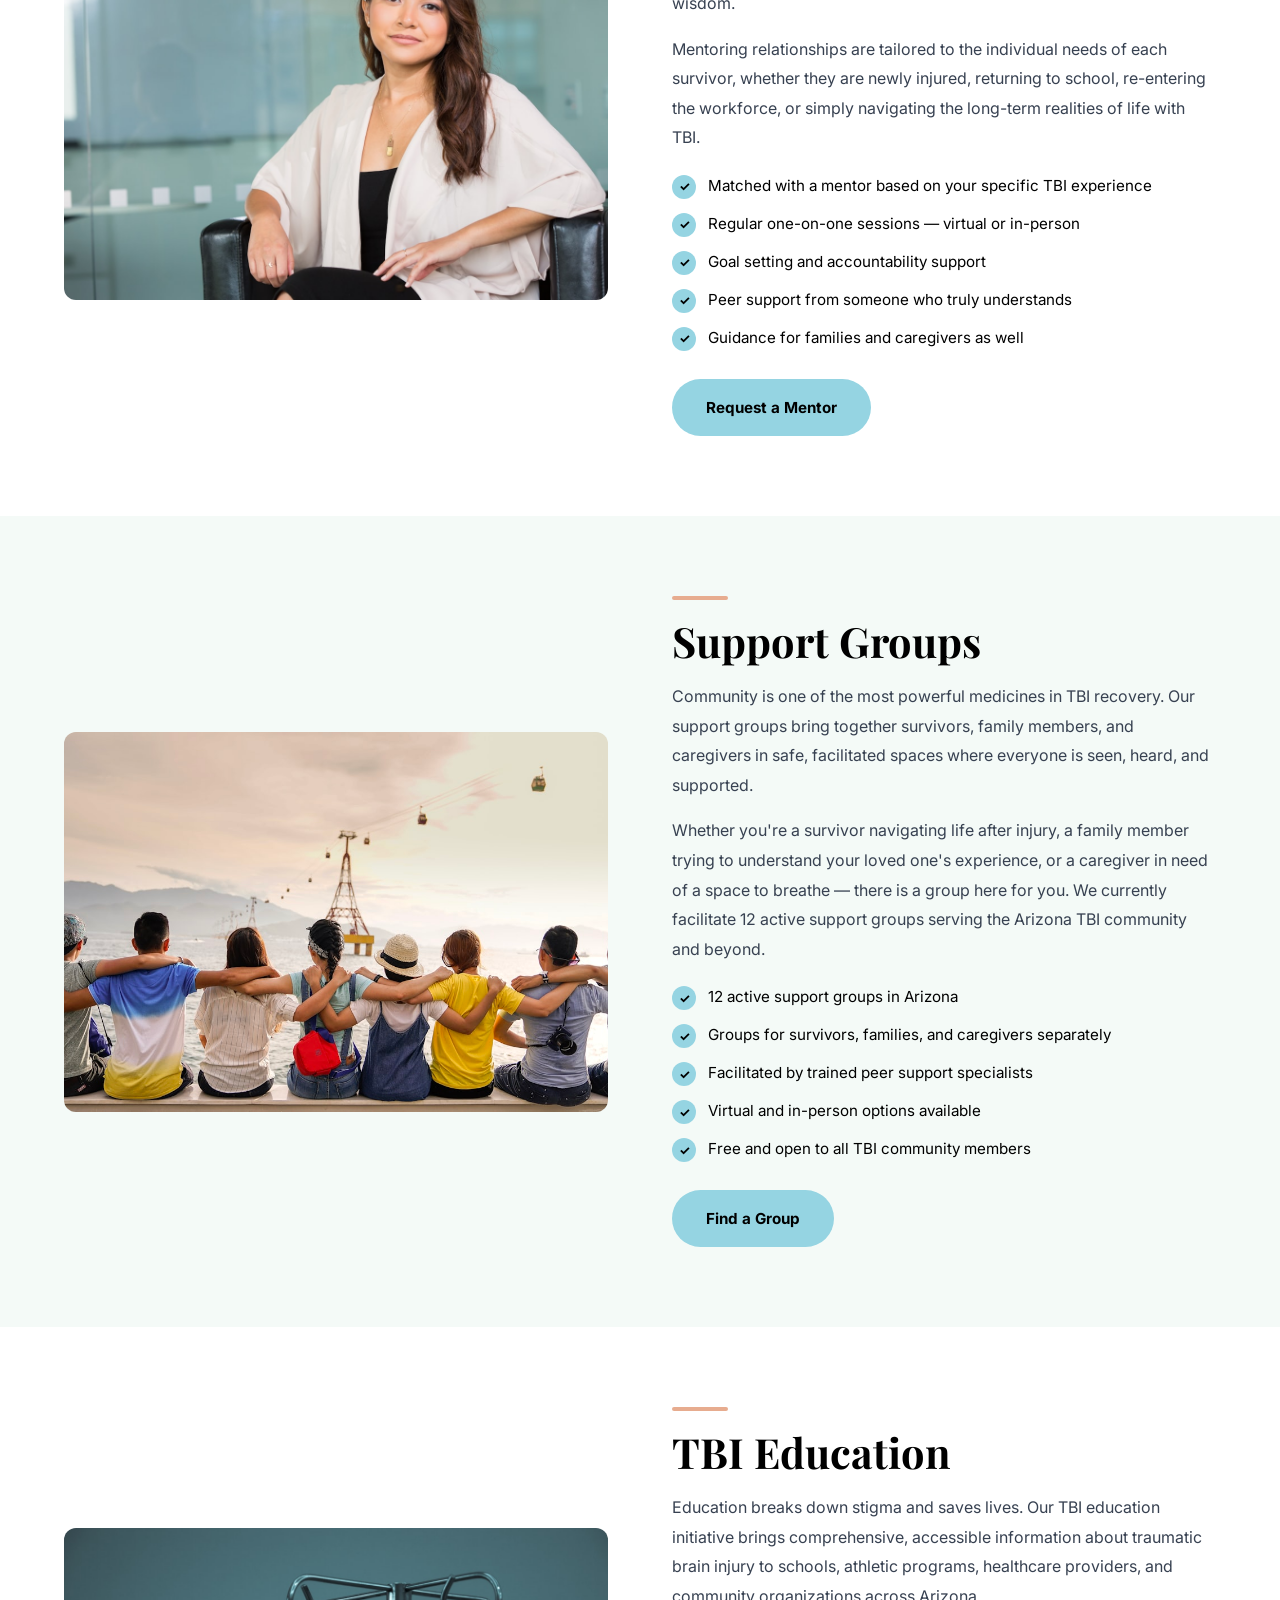
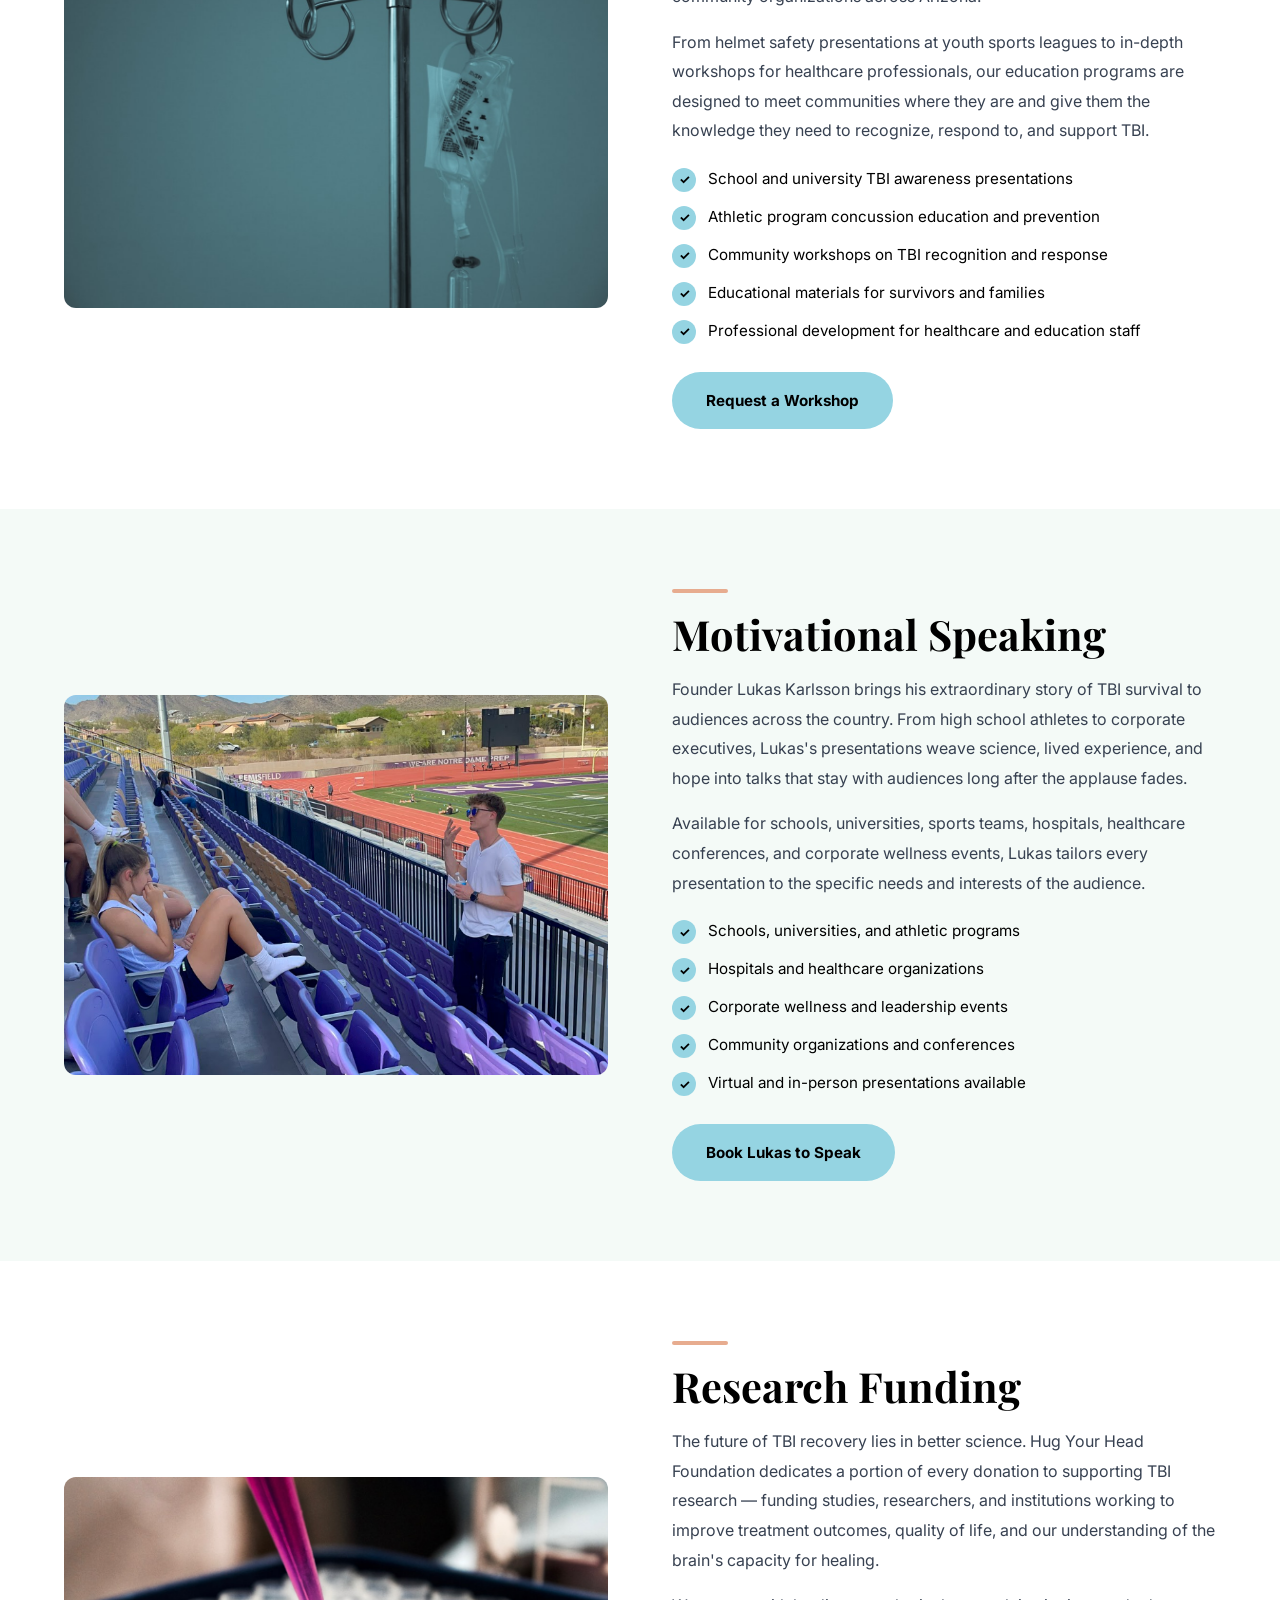
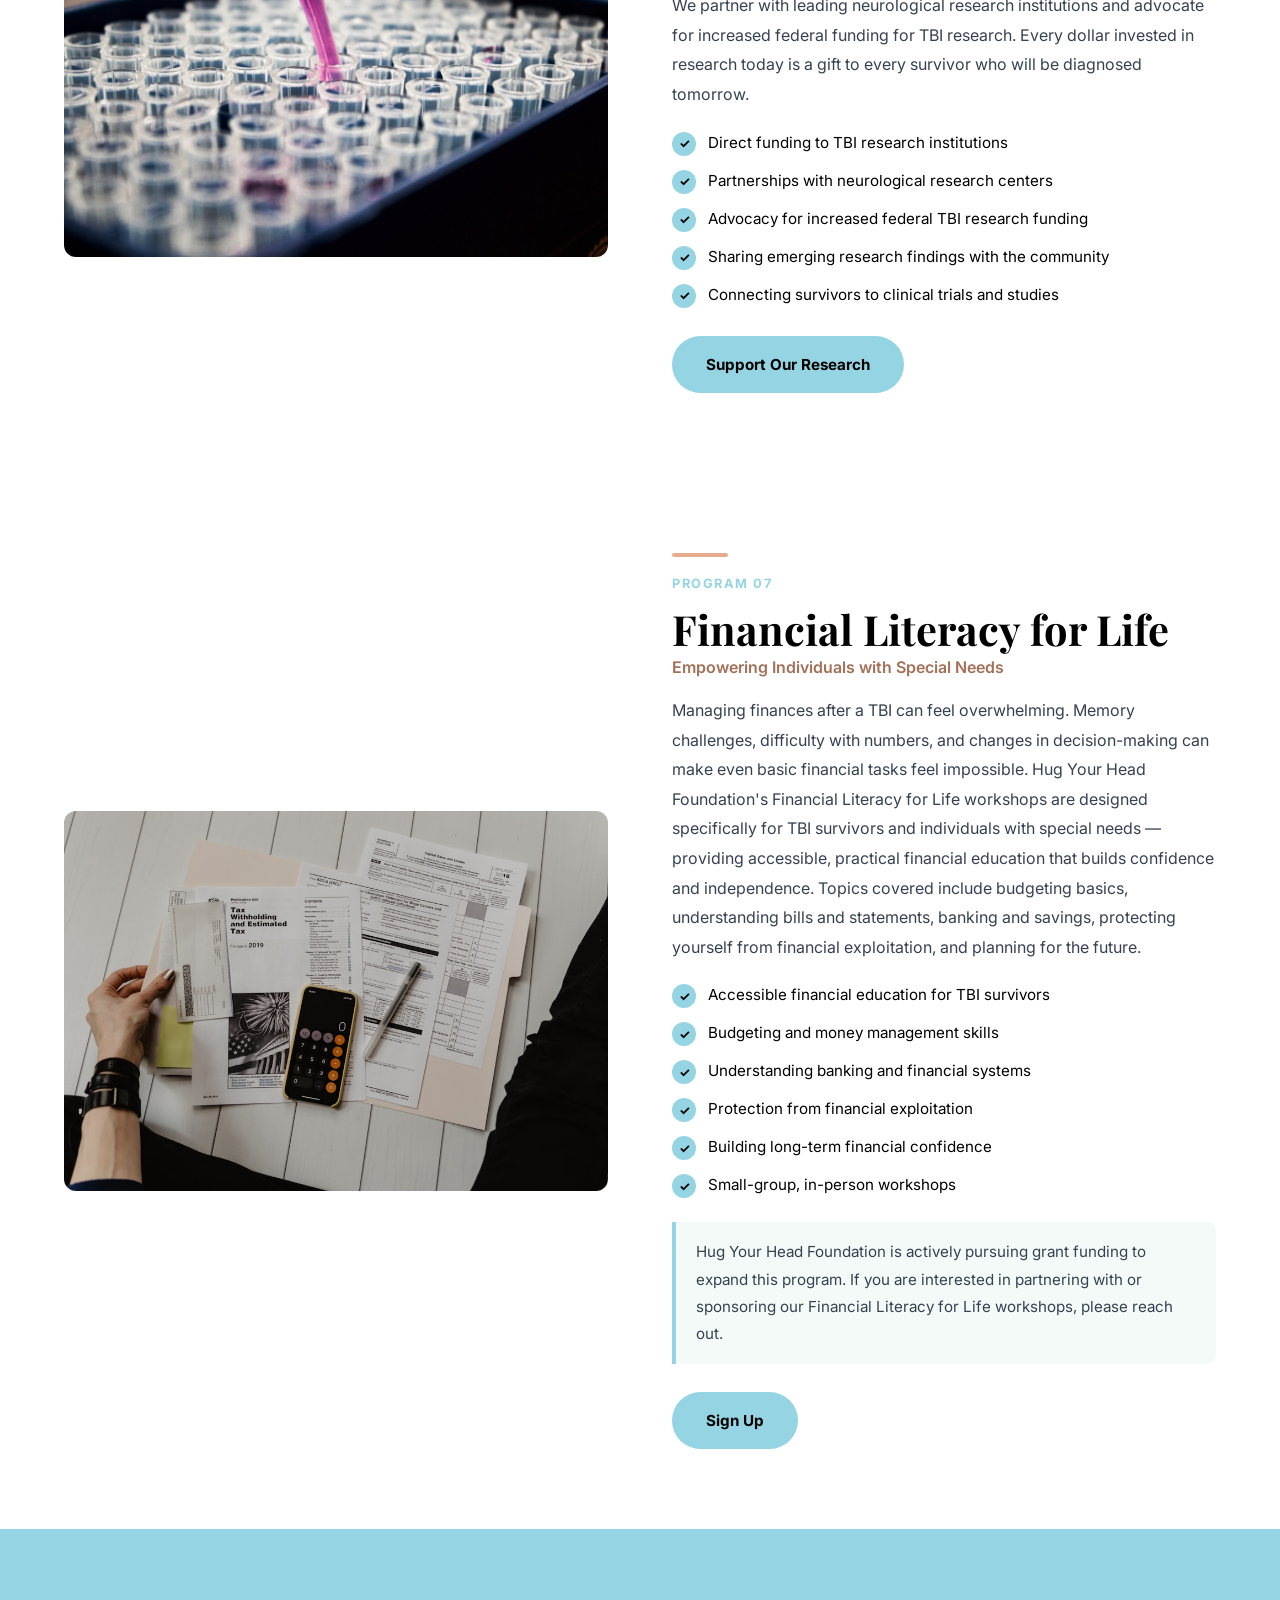
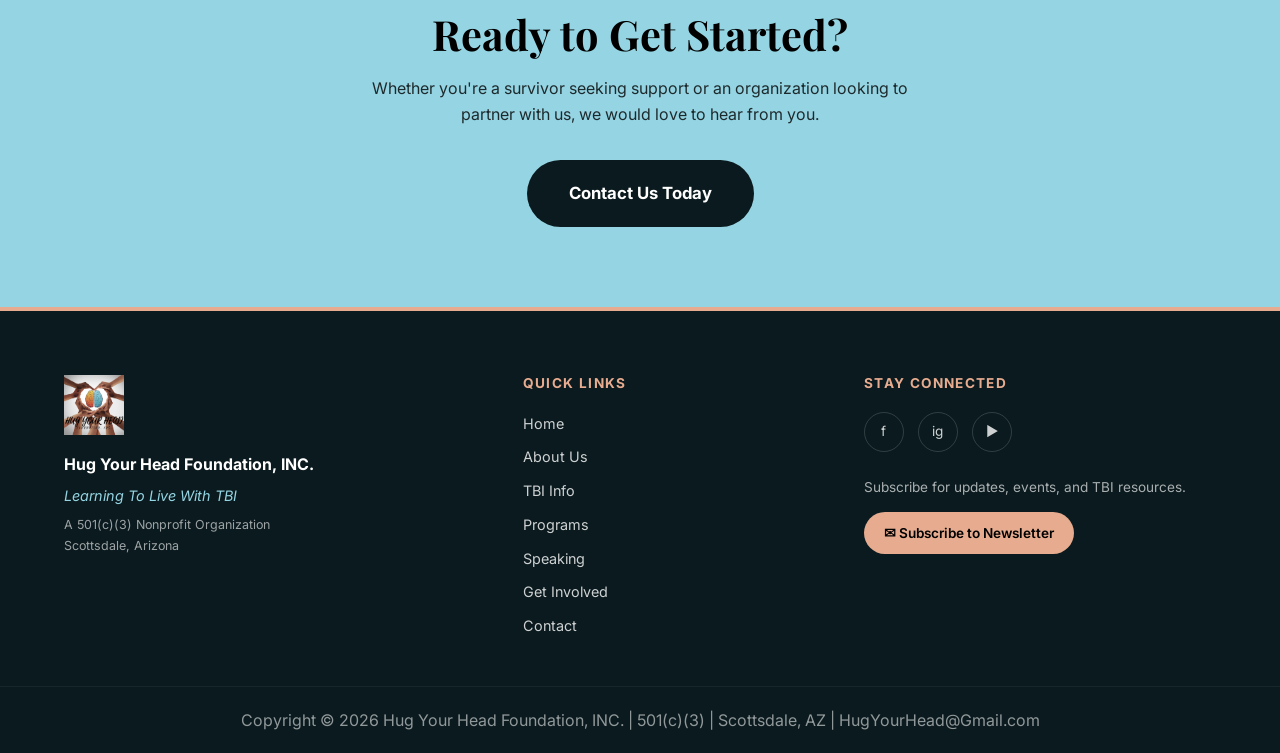
<file: programs.html>
<!DOCTYPE html>
<html lang="en">
<head>
  <meta charset="UTF-8" />
  <meta name="viewport" content="width=device-width, initial-scale=1.0" />
  <title>Our Programs | TBI Support Services | Hug Your Head Foundation</title>
  <meta name="description" content="Discover the full range of TBI support programs offered by Hug Your Head Foundation — from wellness classes and mentoring to support groups, education, speaking, and research funding." />
  <link rel="stylesheet" href="style.css" />
  <link rel="icon" href="Hug Your Head.png" type="image/png" />
</head>
<body>

<!-- NAV -->
<nav class="nav" role="navigation" aria-label="Main navigation">
  <div class="nav__inner">
    <a href="index.html" class="nav__brand">
      <img src="Hug Your Head.png" alt="Hug Your Head Foundation Logo" class="nav__logo" />
      <span class="nav__brand-text">Hug Your Head Foundation, INC.</span>
    </a>
    <div class="nav__links">
      <a href="index.html">Home</a>
      <a href="about.html">About</a>
      <a href="tbi.html">TBI Info</a>
      <a href="programs.html" class="active">Programs</a>
      <a href="speaking.html">Speaking</a>
      <a href="get-involved.html">Get Involved</a>
      <a href="contact.html">Contact</a>
      <a href="get-involved.html" class="nav__cta">Donate Now</a>
    </div>
    <button class="nav__hamburger" aria-label="Open menu" aria-expanded="false">
      <span></span><span></span><span></span>
    </button>
  </div>
</nav>
<div class="nav__overlay" role="dialog" aria-modal="true" aria-label="Mobile menu">
  <a href="index.html">Home</a>
  <a href="about.html">About</a>
  <a href="tbi.html">TBI Info</a>
  <a href="programs.html">Programs</a>
  <a href="speaking.html">Speaking</a>
  <a href="get-involved.html">Get Involved</a>
  <a href="contact.html">Contact</a>
  <a href="get-involved.html" class="nav__cta">Donate Now</a>
</div>

<!-- HERO -->
<section class="hero hero--md">
  <div class="hero__bg" style="background-image: url('wellness.jpg');"></div>
  <div class="hero__overlay" style="background: rgba(10,26,30,.65);"></div>
  <div class="hero__content fade-in">
    <h1>Our Programs</h1>
    <p>Comprehensive support for TBI survivors, families, and caregivers — from healing to thriving.</p>
  </div>
</section>

<!-- PROGRAM 1: WELLNESS CLASSES -->
<section class="program-section">
  <div class="container">
    <div class="grid-2">
      <div class="fade-in">
        <img src="wellness.jpg"
             alt="Wellness classes for TBI survivors" class="img-medium" loading="lazy" />
      </div>
      <div class="fade-in fade-in-delay-1">
        <span class="accent-line"></span>
        <h2>Wellness Classes</h2>
        <p style="margin: 16px 0; color: #374151; line-height: 1.85;">
          TBI recovery isn't just about the brain — it's about the whole person. Our wellness classes are specifically designed for TBI survivors, integrating gentle movement, mindfulness, breathwork, and relaxation techniques to support cognitive recovery and emotional well-being.
        </p>
        <p style="margin-bottom: 20px; color: #374151; line-height: 1.85;">
          Led by professionals who understand the unique challenges of TBI, these classes provide a safe, judgment-free space where survivors can reconnect with their bodies, reduce stress, and build routines that support long-term healing.
        </p>
        <ul class="checklist">
          <li>Gentle yoga and adaptive movement for TBI survivors</li>
          <li>Mindfulness and meditation techniques</li>
          <li>Stress reduction and emotional regulation</li>
          <li>Breathwork and relaxation practices</li>
          <li>Sleep hygiene and fatigue management strategies</li>
        </ul>
        <a href="contact.html" class="btn btn-primary" style="margin-top: 28px;">Join a Class</a>
      </div>
    </div>
  </div>
</section>

<!-- PROGRAM 2: MENTORING -->
<section class="program-section">
  <div class="container">
    <div class="grid-2">
      <div class="fade-in fade-in-delay-1" style="order: 2;">
        <span class="accent-line"></span>
        <h2>One-on-One Mentoring</h2>
        <p style="margin: 16px 0; color: #374151; line-height: 1.85;">
          There is nothing quite like being paired with someone who truly understands the TBI journey from the inside out. Our mentoring program connects TBI survivors with mentors who have navigated similar challenges and are ready to offer guidance, encouragement, and lived wisdom.
        </p>
        <p style="margin-bottom: 20px; color: #374151; line-height: 1.85;">
          Mentoring relationships are tailored to the individual needs of each survivor, whether they are newly injured, returning to school, re-entering the workforce, or simply navigating the long-term realities of life with TBI.
        </p>
        <ul class="checklist">
          <li>Matched with a mentor based on your specific TBI experience</li>
          <li>Regular one-on-one sessions — virtual or in-person</li>
          <li>Goal setting and accountability support</li>
          <li>Peer support from someone who truly understands</li>
          <li>Guidance for families and caregivers as well</li>
        </ul>
        <a href="contact.html" class="btn btn-primary" style="margin-top: 28px;">Request a Mentor</a>
      </div>
      <div class="fade-in" style="order: 1;">
        <img src="mentoring.jpg"
             alt="One-on-one mentoring session" class="img-medium" loading="lazy" />
      </div>
    </div>
  </div>
</section>

<!-- PROGRAM 3: SUPPORT GROUPS -->
<section class="program-section" style="background: var(--light);">
  <div class="container">
    <div class="grid-2">
      <div class="fade-in">
        <img src="community.jpg"
             alt="TBI support group meeting" class="img-medium" loading="lazy" />
      </div>
      <div class="fade-in fade-in-delay-1">
        <span class="accent-line"></span>
        <h2>Support Groups</h2>
        <p style="margin: 16px 0; color: #374151; line-height: 1.85;">
          Community is one of the most powerful medicines in TBI recovery. Our support groups bring together survivors, family members, and caregivers in safe, facilitated spaces where everyone is seen, heard, and supported.
        </p>
        <p style="margin-bottom: 20px; color: #374151; line-height: 1.85;">
          Whether you're a survivor navigating life after injury, a family member trying to understand your loved one's experience, or a caregiver in need of a space to breathe — there is a group here for you. We currently facilitate 12 active support groups serving the Arizona TBI community and beyond.
        </p>
        <ul class="checklist">
          <li>12 active support groups in Arizona</li>
          <li>Groups for survivors, families, and caregivers separately</li>
          <li>Facilitated by trained peer support specialists</li>
          <li>Virtual and in-person options available</li>
          <li>Free and open to all TBI community members</li>
        </ul>
        <a href="contact.html" class="btn btn-primary" style="margin-top: 28px;">Find a Group</a>
      </div>
    </div>
  </div>
</section>

<!-- PROGRAM 4: TBI EDUCATION -->
<section class="program-section">
  <div class="container">
    <div class="grid-2">
      <div class="fade-in fade-in-delay-1" style="order: 2;">
        <span class="accent-line"></span>
        <h2>TBI Education</h2>
        <p style="margin: 16px 0; color: #374151; line-height: 1.85;">
          Education breaks down stigma and saves lives. Our TBI education initiative brings comprehensive, accessible information about traumatic brain injury to schools, athletic programs, healthcare providers, and community organizations across Arizona.
        </p>
        <p style="margin-bottom: 20px; color: #374151; line-height: 1.85;">
          From helmet safety presentations at youth sports leagues to in-depth workshops for healthcare professionals, our education programs are designed to meet communities where they are and give them the knowledge they need to recognize, respond to, and support TBI.
        </p>
        <ul class="checklist">
          <li>School and university TBI awareness presentations</li>
          <li>Athletic program concussion education and prevention</li>
          <li>Community workshops on TBI recognition and response</li>
          <li>Educational materials for survivors and families</li>
          <li>Professional development for healthcare and education staff</li>
        </ul>
        <a href="contact.html" class="btn btn-primary" style="margin-top: 28px;">Request a Workshop</a>
      </div>
      <div class="fade-in" style="order: 1;">
        <img src="tbi-info-2.jpg"
             alt="TBI Education" class="img-medium" loading="lazy" />
      </div>
    </div>
  </div>
</section>

<!-- PROGRAM 5: SPEAKING -->
<section class="program-section" style="background: var(--light);">
  <div class="container">
    <div class="grid-2">
      <div class="fade-in">
        <img src="Lukas Speaking to NDP Varsity Lacrosse Team.png"
             alt="Lukas Karlsson speaking at NDP Lacrosse" class="img-medium" loading="lazy" />
      </div>
      <div class="fade-in fade-in-delay-1">
        <span class="accent-line"></span>
        <h2>Motivational Speaking</h2>
        <p style="margin: 16px 0; color: #374151; line-height: 1.85;">
          Founder Lukas Karlsson brings his extraordinary story of TBI survival to audiences across the country. From high school athletes to corporate executives, Lukas's presentations weave science, lived experience, and hope into talks that stay with audiences long after the applause fades.
        </p>
        <p style="margin-bottom: 20px; color: #374151; line-height: 1.85;">
          Available for schools, universities, sports teams, hospitals, healthcare conferences, and corporate wellness events, Lukas tailors every presentation to the specific needs and interests of the audience.
        </p>
        <ul class="checklist">
          <li>Schools, universities, and athletic programs</li>
          <li>Hospitals and healthcare organizations</li>
          <li>Corporate wellness and leadership events</li>
          <li>Community organizations and conferences</li>
          <li>Virtual and in-person presentations available</li>
        </ul>
        <a href="speaking.html" class="btn btn-primary" style="margin-top: 28px;">Book Lukas to Speak</a>
      </div>
    </div>
  </div>
</section>

<!-- PROGRAM 6: RESEARCH FUNDING -->
<section class="program-section">
  <div class="container">
    <div class="grid-2">
      <div class="fade-in fade-in-delay-1" style="order: 2;">
        <span class="accent-line"></span>
        <h2>Research Funding</h2>
        <p style="margin: 16px 0; color: #374151; line-height: 1.85;">
          The future of TBI recovery lies in better science. Hug Your Head Foundation dedicates a portion of every donation to supporting TBI research — funding studies, researchers, and institutions working to improve treatment outcomes, quality of life, and our understanding of the brain's capacity for healing.
        </p>
        <p style="margin-bottom: 20px; color: #374151; line-height: 1.85;">
          We partner with leading neurological research institutions and advocate for increased federal funding for TBI research. Every dollar invested in research today is a gift to every survivor who will be diagnosed tomorrow.
        </p>
        <ul class="checklist">
          <li>Direct funding to TBI research institutions</li>
          <li>Partnerships with neurological research centers</li>
          <li>Advocacy for increased federal TBI research funding</li>
          <li>Sharing emerging research findings with the community</li>
          <li>Connecting survivors to clinical trials and studies</li>
        </ul>
        <a href="get-involved.html" class="btn btn-primary" style="margin-top: 28px;">Support Our Research</a>
      </div>
      <div class="fade-in" style="order: 1;">
        <img src="research.jpg"
             alt="TBI research laboratory" class="img-medium" loading="lazy" />
      </div>
    </div>
  </div>
</section>

<!-- PROGRAM 7: FINANCIAL LITERACY -->
<section class="program-section" style="background: var(--white);">
  <div class="container">
    <div class="grid-2">
      <div class="fade-in">
        <img src="financial-literacy.jpg"
             alt="Financial literacy workshop for TBI survivors" class="img-medium" loading="lazy" />
      </div>
      <div class="fade-in fade-in-delay-1">
        <span class="accent-line"></span>
        <p style="font-size: .8rem; font-weight: 700; text-transform: uppercase; letter-spacing: .12em; color: var(--blue); margin-bottom: 10px;">PROGRAM 07</p>
        <h2>Financial Literacy for Life</h2>
        <p style="color: #a37058; font-weight: 600; margin-bottom: 16px;">Empowering Individuals with Special Needs</p>
        <p style="margin-bottom: 20px; color: #374151; line-height: 1.85;">
          Managing finances after a TBI can feel overwhelming. Memory challenges, difficulty with numbers, and changes in decision-making can make even basic financial tasks feel impossible. Hug Your Head Foundation's Financial Literacy for Life workshops are designed specifically for TBI survivors and individuals with special needs — providing accessible, practical financial education that builds confidence and independence. Topics covered include budgeting basics, understanding bills and statements, banking and savings, protecting yourself from financial exploitation, and planning for the future.
        </p>
        <ul class="checklist">
          <li>Accessible financial education for TBI survivors</li>
          <li>Budgeting and money management skills</li>
          <li>Understanding banking and financial systems</li>
          <li>Protection from financial exploitation</li>
          <li>Building long-term financial confidence</li>
          <li>Small-group, in-person workshops</li>
        </ul>
        <div style="background: #f4faf7; border-left: 4px solid #95d4e2; padding: 16px 20px; border-radius: 0 8px 8px 0; margin-top: 24px;">
          <p style="color: #374151; line-height: 1.8; margin: 0; font-size: .95rem;">Hug Your Head Foundation is actively pursuing grant funding to expand this program. If you are interested in partnering with or sponsoring our Financial Literacy for Life workshops, please reach out.</p>
        </div>
        <a href="financial-literacy.html" class="btn btn-primary" style="margin-top: 28px;">Sign Up</a>
      </div>
    </div>
  </div>
</section>

<!-- CTA -->
<section class="section bg-blue">
  <div class="container text-center fade-in">
    <h2 style="color: var(--black); margin-bottom: 16px;">Ready to Get Started?</h2>
    <p style="max-width: 560px; margin: 0 auto 32px; color: var(--black); opacity: .8;">Whether you're a survivor seeking support or an organization looking to partner with us, we would love to hear from you.</p>
    <a href="contact.html" class="btn btn-dark btn-lg">Contact Us Today</a>
  </div>
</section>

<!-- FOOTER -->
<footer class="footer" role="contentinfo">
  <div class="container">
    <div class="footer__grid">
      <div>
        <img src="Hug Your Head.png" alt="Hug Your Head Foundation" class="footer__logo" loading="lazy" />
        <p class="footer__org">Hug Your Head Foundation, INC.</p>
        <p class="footer__tagline">Learning To Live With TBI</p>
        <p class="footer__501c3">A 501(c)(3) Nonprofit Organization<br>Scottsdale, Arizona</p>
      </div>
      <div>
        <h4>Quick Links</h4>
        <nav class="footer__links">
          <a href="index.html">Home</a>
          <a href="about.html">About Us</a>
          <a href="tbi.html">TBI Info</a>
          <a href="programs.html">Programs</a>
          <a href="speaking.html">Speaking</a>
          <a href="get-involved.html">Get Involved</a>
          <a href="contact.html">Contact</a>
        </nav>
      </div>
      <div>
        <h4>Stay Connected</h4>
        <div class="footer__social">
          <a href="https://www.facebook.com/HugYourHead" target="_blank" rel="noopener noreferrer" aria-label="Facebook">f</a>
          <a href="https://www.instagram.com/hugyourhead" target="_blank" rel="noopener noreferrer" aria-label="Instagram">ig</a>
          <a href="https://www.youtube.com/@hugyourhead" target="_blank" rel="noopener noreferrer" aria-label="YouTube">▶</a>
        </div>
        <p style="font-size: .85rem; opacity: .65; margin-bottom: 14px;">Subscribe for updates, events, and TBI resources.</p>
        <a href="http://eepurl.com/hPcne9" target="_blank" rel="noopener noreferrer" class="footer__newsletter-link">✉ Subscribe to Newsletter</a>
      </div>
    </div>
  </div>
  <div class="footer__bottom">
    <div class="container">
      <p>Copyright &copy; <span class="js-year">2026</span> Hug Your Head Foundation, INC. | 501(c)(3) | Scottsdale, AZ | <a href="mailto:HugYourHead@Gmail.com" style="color: inherit;">HugYourHead@Gmail.com</a></p>
    </div>
  </div>
</footer>

<button id="back-to-top" aria-label="Back to top">↑</button>
<script src="script.js"></script>
</body>
</html>
</file>
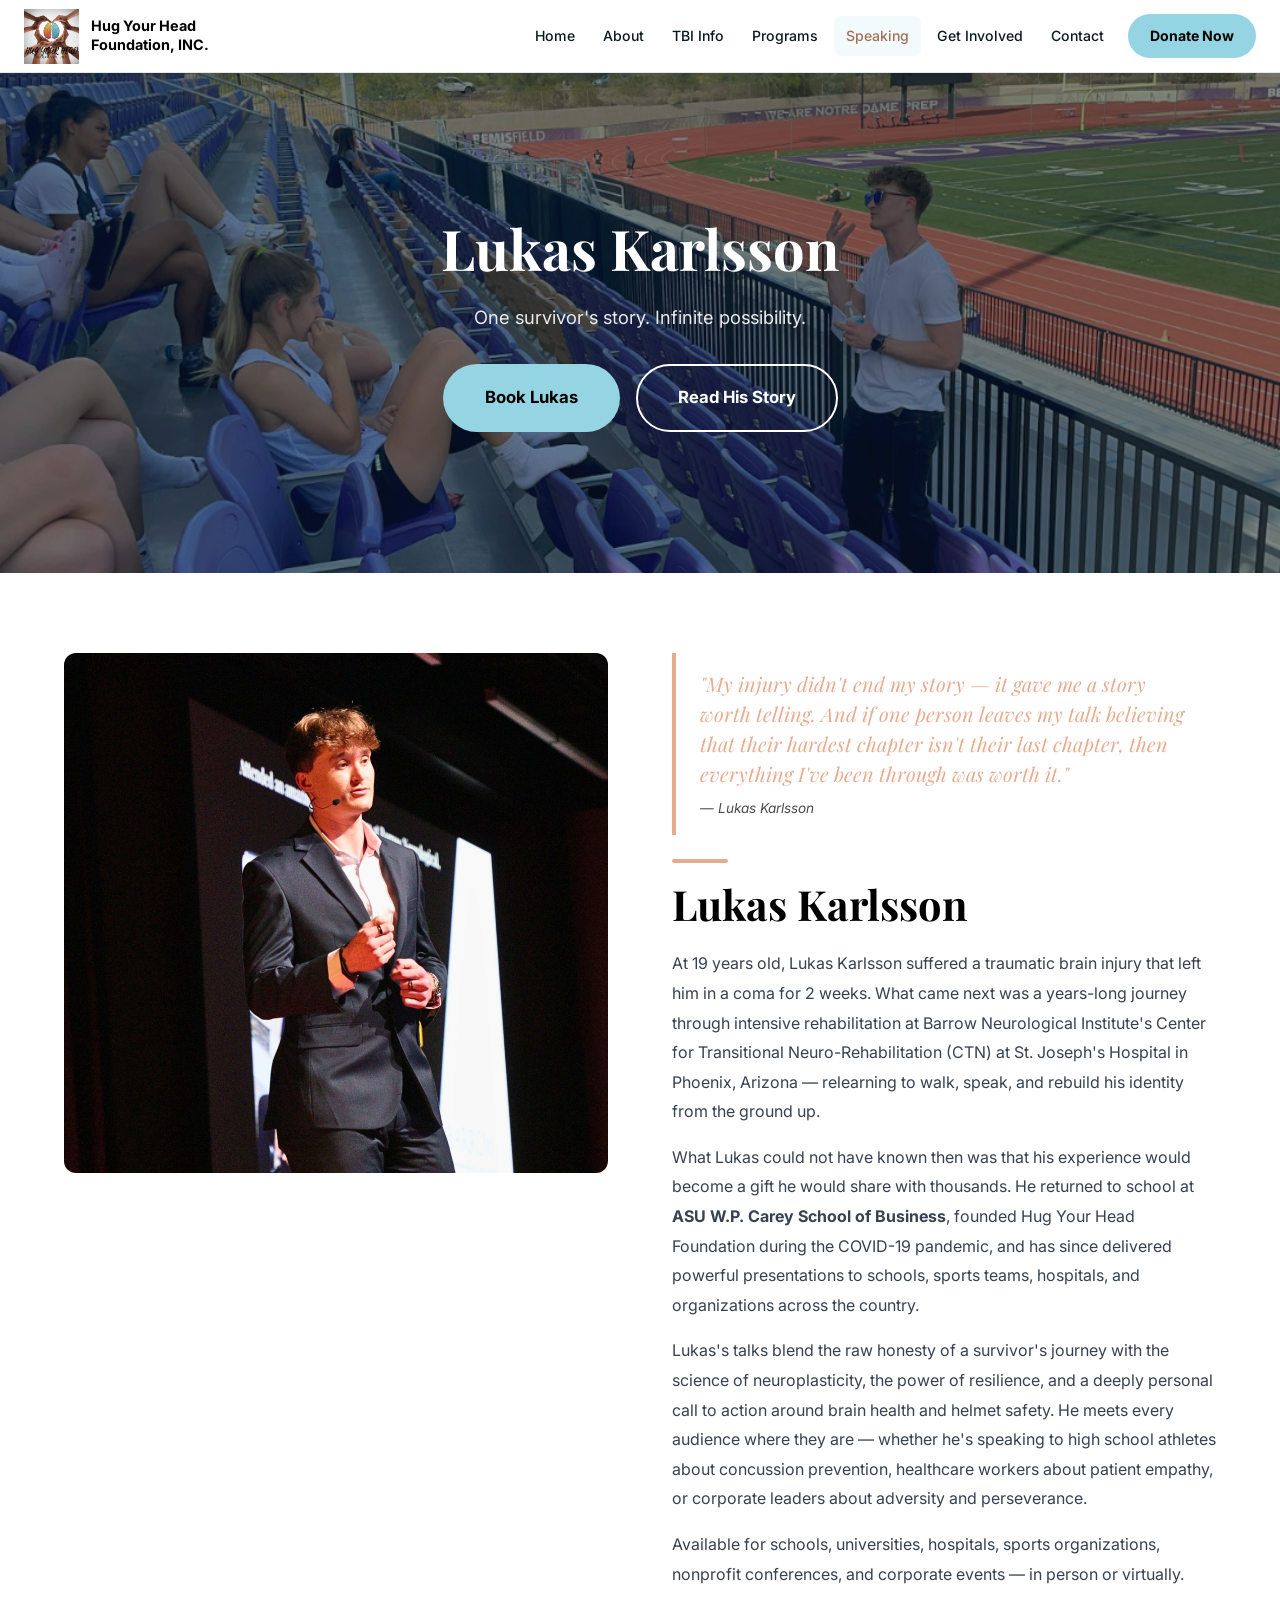
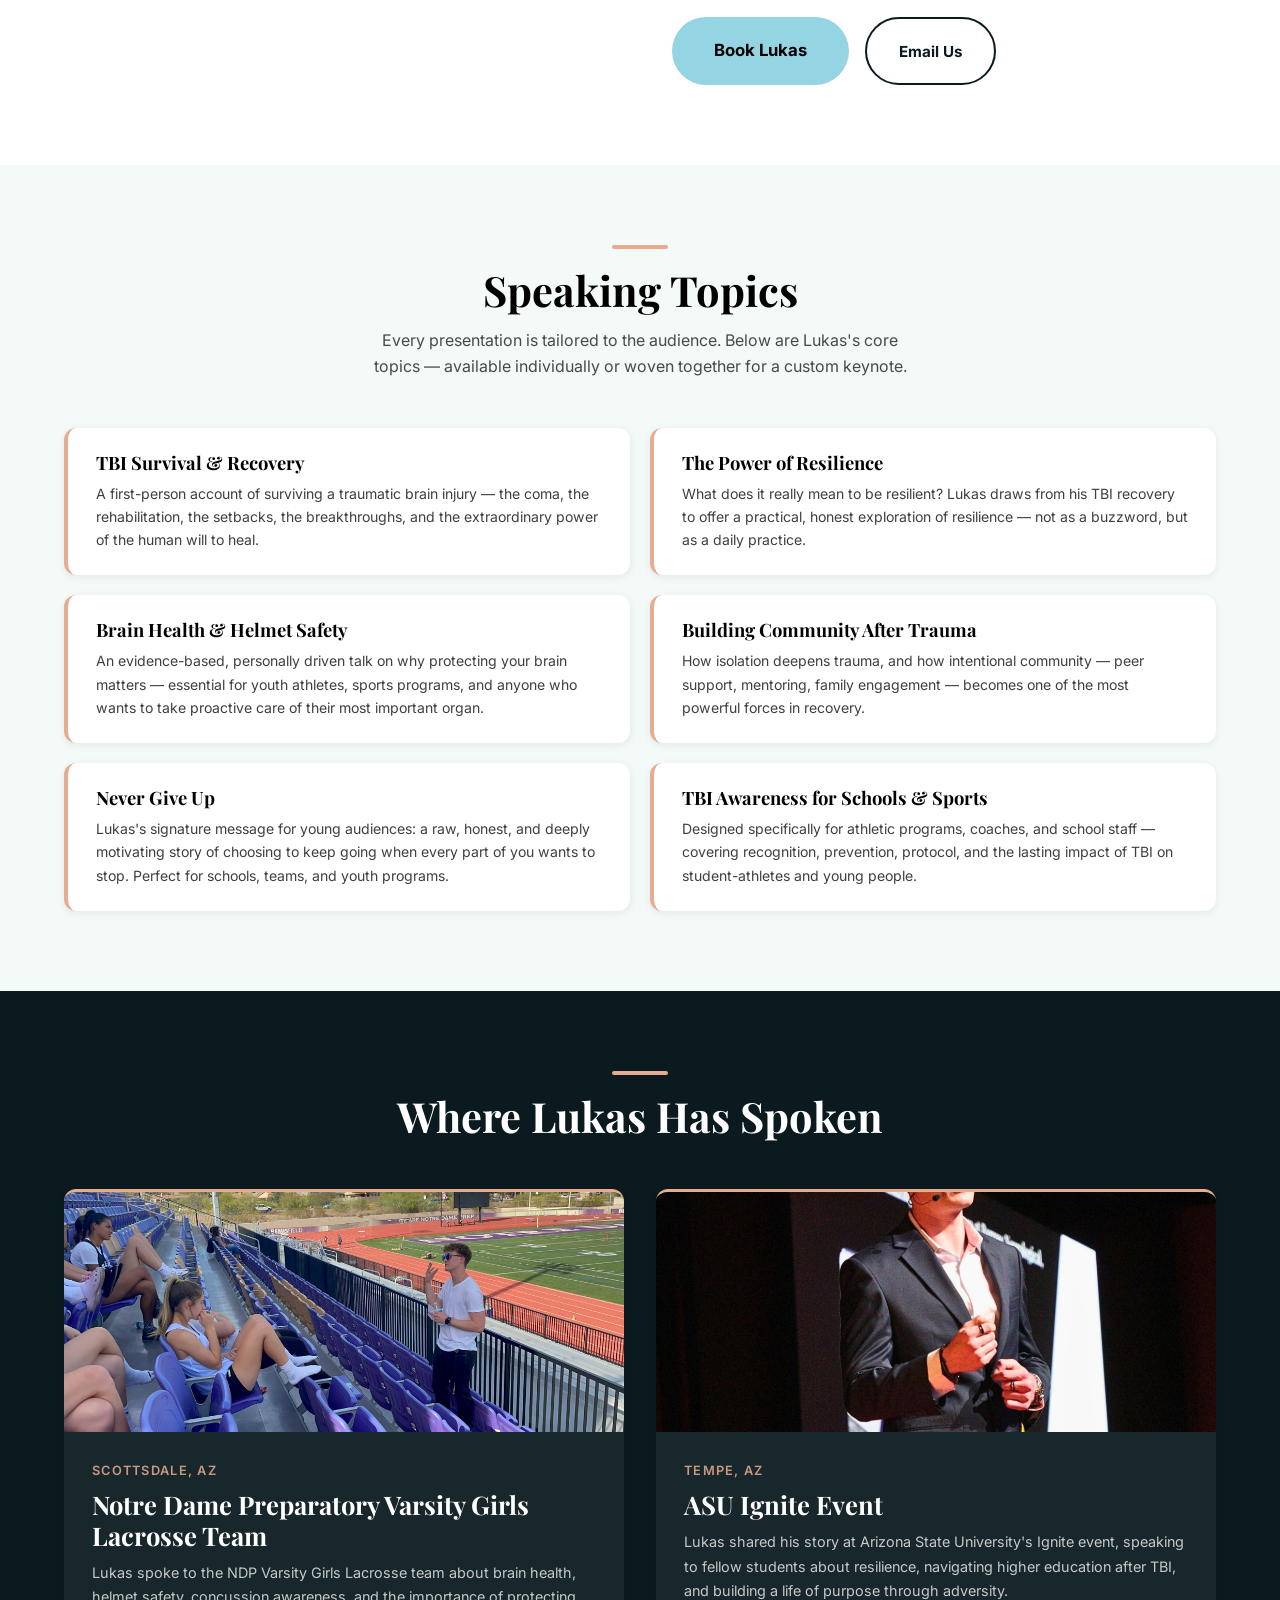
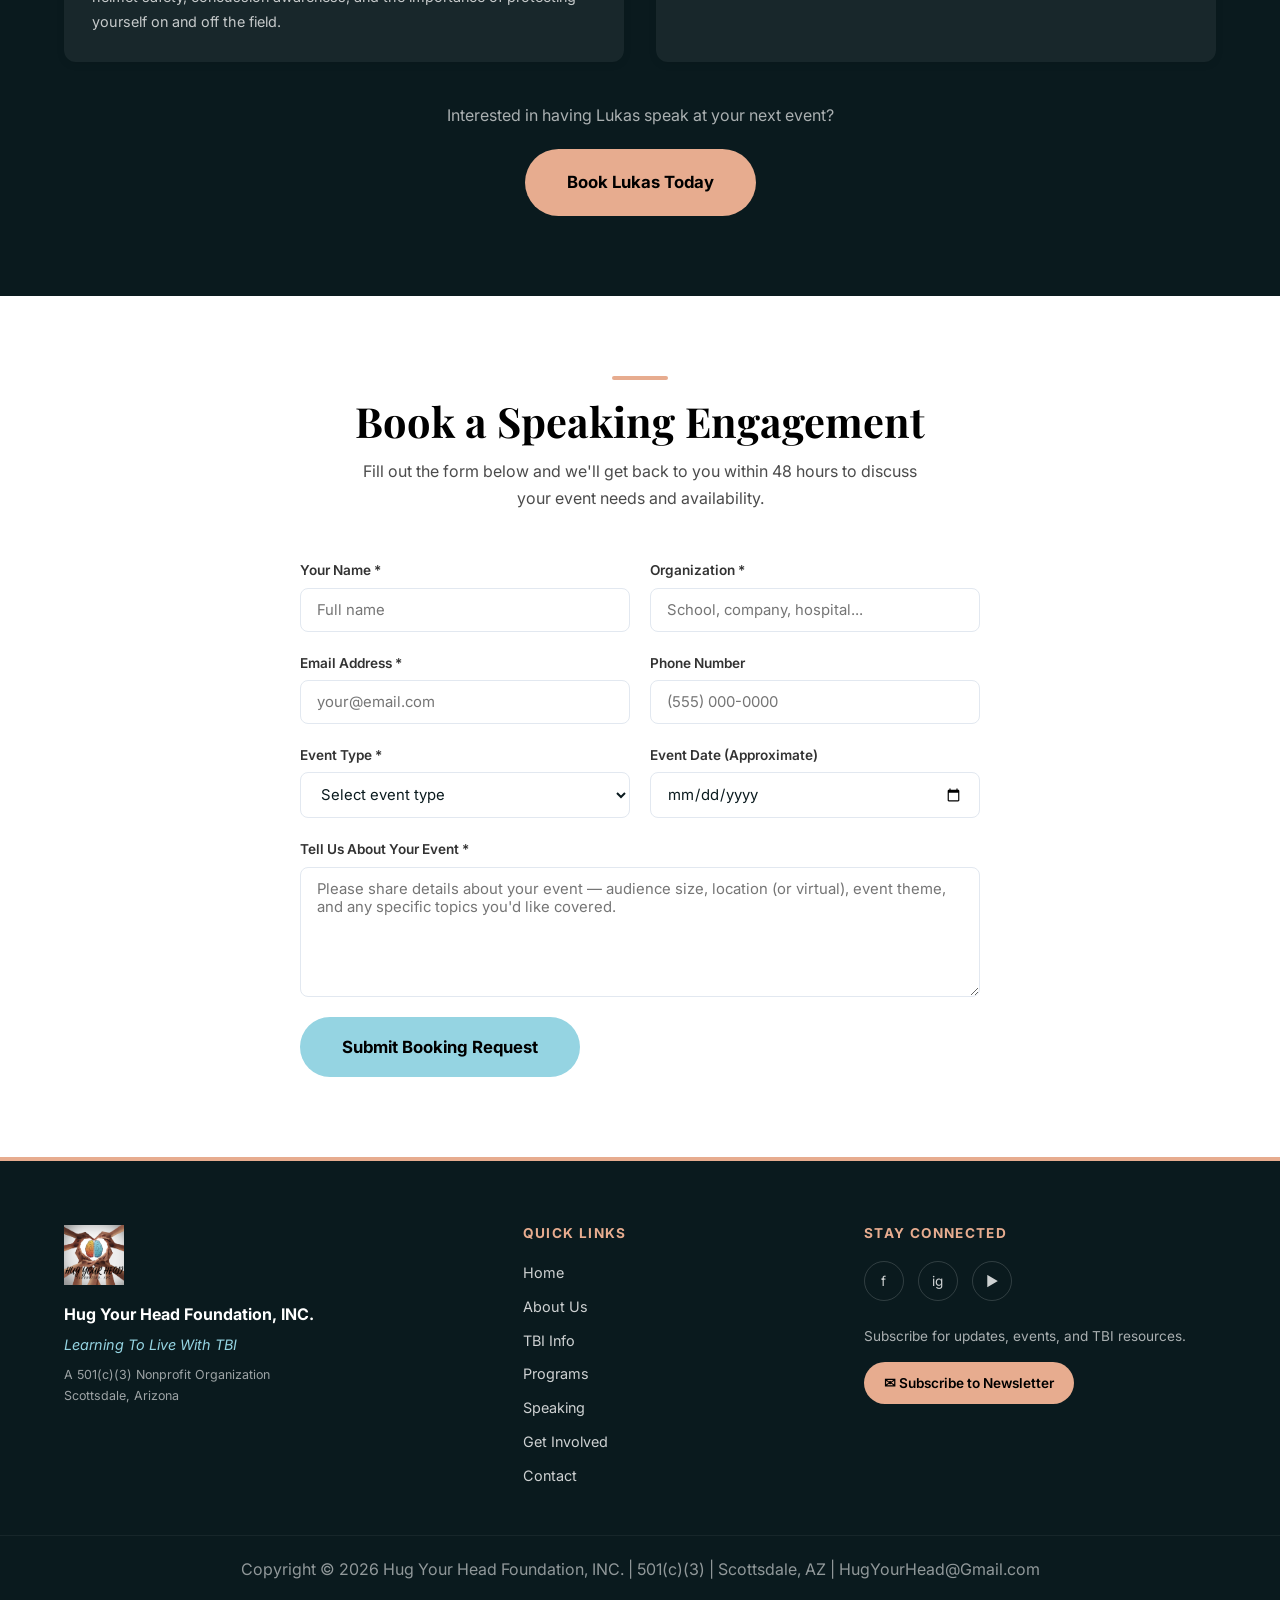
<file: speaking.html>
<!DOCTYPE html>
<html lang="en">
<head>
  <meta charset="UTF-8" />
  <meta name="viewport" content="width=device-width, initial-scale=1.0" />
  <title>Motivational Speaking | Lukas Karlsson | TBI Survivor Speaker</title>
  <meta name="description" content="Book TBI survivor and motivational speaker Lukas Karlsson for your school, hospital, sports team, or corporate event. Inspiring talks on resilience, brain health, and never giving up." />
  <link rel="stylesheet" href="style.css" />
  <link rel="icon" href="Hug Your Head.png" type="image/png" />
</head>
<body>

<!-- NAV -->
<nav class="nav" role="navigation" aria-label="Main navigation">
  <div class="nav__inner">
    <a href="index.html" class="nav__brand">
      <img src="Hug Your Head.png" alt="Hug Your Head Foundation Logo" class="nav__logo" />
      <span class="nav__brand-text">Hug Your Head Foundation, INC.</span>
    </a>
    <div class="nav__links">
      <a href="index.html">Home</a>
      <a href="about.html">About</a>
      <a href="tbi.html">TBI Info</a>
      <a href="programs.html">Programs</a>
      <a href="speaking.html" class="active">Speaking</a>
      <a href="get-involved.html">Get Involved</a>
      <a href="contact.html">Contact</a>
      <a href="get-involved.html" class="nav__cta">Donate Now</a>
    </div>
    <button class="nav__hamburger" aria-label="Open menu" aria-expanded="false">
      <span></span><span></span><span></span>
    </button>
  </div>
</nav>
<div class="nav__overlay" role="dialog" aria-modal="true" aria-label="Mobile menu">
  <a href="index.html">Home</a>
  <a href="about.html">About</a>
  <a href="tbi.html">TBI Info</a>
  <a href="programs.html">Programs</a>
  <a href="speaking.html">Speaking</a>
  <a href="get-involved.html">Get Involved</a>
  <a href="contact.html">Contact</a>
  <a href="get-involved.html" class="nav__cta">Donate Now</a>
</div>

<!-- HERO -->
<section class="hero hero--lg">
  <div class="hero__bg" style="background-image: url('Lukas Speaking to NDP Varsity Lacrosse Team.png');"></div>
  <div class="hero__overlay" style="background: rgba(10,26,30,.50);"></div>
  <div class="hero__content fade-in">
    <h1>Lukas Karlsson</h1>
    <p>One survivor's story. Infinite possibility.</p>
    <div class="hero__buttons">
      <a href="#booking" class="btn btn-primary btn-lg">Book Lukas</a>
      <a href="about.html" class="btn btn-outline btn-lg">Read His Story</a>
    </div>
  </div>
</section>

<!-- BIO -->
<section class="section bg-white">
  <div class="container">
    <div class="grid-2" style="align-items: flex-start; gap: 64px;">
      <div class="fade-in">
        <img src="Lukas speaking.JPG"
             alt="Lukas Karlsson motivational speaker"
             class="img-tall"
             loading="lazy" />
      </div>
      <div class="fade-in fade-in-delay-1">
        <div class="pullquote">
          <p>"My injury didn't end my story — it gave me a story worth telling. And if one person leaves my talk believing that their hardest chapter isn't their last chapter, then everything I've been through was worth it."</p>
          <cite>— Lukas Karlsson</cite>
        </div>
        <span class="accent-line"></span>
        <h2>Lukas Karlsson</h2>
        <p style="margin: 20px 0 16px; color: #374151; line-height: 1.85;">
          At 19 years old, Lukas Karlsson suffered a traumatic brain injury that left him in a coma for 2 weeks. What came next was a years-long journey through intensive rehabilitation at Barrow Neurological Institute's Center for Transitional Neuro-Rehabilitation (CTN) at St. Joseph's Hospital in Phoenix, Arizona — relearning to walk, speak, and rebuild his identity from the ground up.
        </p>
        <p style="margin-bottom: 16px; color: #374151; line-height: 1.85;">
          What Lukas could not have known then was that his experience would become a gift he would share with thousands. He returned to school at <strong>ASU W.P. Carey School of Business</strong>, founded Hug Your Head Foundation during the COVID-19 pandemic, and has since delivered powerful presentations to schools, sports teams, hospitals, and organizations across the country.
        </p>
        <p style="margin-bottom: 16px; color: #374151; line-height: 1.85;">
          Lukas's talks blend the raw honesty of a survivor's journey with the science of neuroplasticity, the power of resilience, and a deeply personal call to action around brain health and helmet safety. He meets every audience where they are — whether he's speaking to high school athletes about concussion prevention, healthcare workers about patient empathy, or corporate leaders about adversity and perseverance.
        </p>
        <p style="color: #374151; line-height: 1.85;">
          Available for schools, universities, hospitals, sports organizations, nonprofit conferences, and corporate events — in person or virtually.
        </p>
        <div style="display: flex; gap: 16px; flex-wrap: wrap; margin-top: 28px;">
          <a href="#booking" class="btn btn-primary btn-lg">Book Lukas</a>
          <a href="mailto:HugYourHead@Gmail.com" class="btn btn-outline-dark">Email Us</a>
        </div>
      </div>
    </div>
  </div>
</section>

<!-- SPEAKING TOPICS -->
<section class="section bg-light">
  <div class="container">
    <div class="section-header text-center fade-in">
      <span class="accent-line accent-line--center"></span>
      <h2>Speaking Topics</h2>
      <p style="max-width: 560px; margin: 12px auto 0; opacity: .7;">Every presentation is tailored to the audience. Below are Lukas's core topics — available individually or woven together for a custom keynote.</p>
    </div>
    <div style="display: grid; grid-template-columns: repeat(2, 1fr); gap: 20px; margin-top: 48px;">
      <div class="topic-card fade-in">
        <h4>TBI Survival &amp; Recovery</h4>
        <p>A first-person account of surviving a traumatic brain injury — the coma, the rehabilitation, the setbacks, the breakthroughs, and the extraordinary power of the human will to heal.</p>
      </div>
      <div class="topic-card fade-in fade-in-delay-1">
        <h4>The Power of Resilience</h4>
        <p>What does it really mean to be resilient? Lukas draws from his TBI recovery to offer a practical, honest exploration of resilience — not as a buzzword, but as a daily practice.</p>
      </div>
      <div class="topic-card fade-in fade-in-delay-2">
        <h4>Brain Health &amp; Helmet Safety</h4>
        <p>An evidence-based, personally driven talk on why protecting your brain matters — essential for youth athletes, sports programs, and anyone who wants to take proactive care of their most important organ.</p>
      </div>
      <div class="topic-card fade-in fade-in-delay-3">
        <h4>Building Community After Trauma</h4>
        <p>How isolation deepens trauma, and how intentional community — peer support, mentoring, family engagement — becomes one of the most powerful forces in recovery.</p>
      </div>
      <div class="topic-card fade-in">
        <h4>Never Give Up</h4>
        <p>Lukas's signature message for young audiences: a raw, honest, and deeply motivating story of choosing to keep going when every part of you wants to stop. Perfect for schools, teams, and youth programs.</p>
      </div>
      <div class="topic-card fade-in fade-in-delay-1">
        <h4>TBI Awareness for Schools &amp; Sports</h4>
        <p>Designed specifically for athletic programs, coaches, and school staff — covering recognition, prevention, protocol, and the lasting impact of TBI on student-athletes and young people.</p>
      </div>
    </div>
  </div>
</section>

<!-- PAST EVENTS -->
<section class="section bg-dark">
  <div class="container">
    <div class="section-header text-center fade-in">
      <span class="accent-line accent-line--center" style="background: var(--peach);"></span>
      <h2>Where Lukas Has Spoken</h2>
    </div>
    <div style="display: grid; grid-template-columns: 1fr 1fr; gap: 32px; margin-top: 48px;">
      <div class="card card--dark fade-in" style="padding: 0; overflow: hidden;">
        <img src="Lukas Speaking to NDP Varsity Lacrosse Team.png"
             alt="Lukas speaking to NDP Varsity Lacrosse Team"
             style="width: 100%; height: 240px; object-fit: cover; border-radius: 0;" loading="lazy" />
        <div style="padding: 28px;">
          <p style="font-size: .8rem; font-weight: 600; text-transform: uppercase; letter-spacing: .1em; color: var(--peach); margin-bottom: 8px;">Scottsdale, AZ</p>
          <h3>Notre Dame Preparatory Varsity Girls Lacrosse Team</h3>
          <p style="margin-top: 10px; opacity: .75; font-size: .9rem;">Lukas spoke to the NDP Varsity Girls Lacrosse team about brain health, helmet safety, concussion awareness, and the importance of protecting yourself on and off the field.</p>
        </div>
      </div>
      <div class="card card--dark fade-in fade-in-delay-1" style="padding: 0; overflow: hidden;">
        <img src="Lukas speaking.JPG"
             alt="Lukas Karlsson speaking at ASU Ignite Event"
             style="width: 100%; height: 240px; object-fit: cover; border-radius: 0;"
             loading="lazy" />
        <div style="padding: 28px;">
          <p style="font-size: .8rem; font-weight: 600; text-transform: uppercase; letter-spacing: .1em; color: var(--peach); margin-bottom: 8px;">Tempe, AZ</p>
          <h3>ASU Ignite Event</h3>
          <p style="margin-top: 10px; opacity: .75; font-size: .9rem;">Lukas shared his story at Arizona State University's Ignite event, speaking to fellow students about resilience, navigating higher education after TBI, and building a life of purpose through adversity.</p>
        </div>
      </div>
    </div>
    <div class="text-center" style="margin-top: 40px;">
      <p style="opacity: .65; margin-bottom: 20px;">Interested in having Lukas speak at your next event?</p>
      <a href="#booking" class="btn btn-peach btn-lg">Book Lukas Today</a>
    </div>
  </div>
</section>

<!-- BOOKING FORM -->
<section id="booking" class="section bg-white">
  <div class="container">
    <div class="section-header text-center fade-in">
      <span class="accent-line accent-line--center"></span>
      <h2>Book a Speaking Engagement</h2>
      <p style="max-width: 560px; margin: 12px auto 0; opacity: .7;">Fill out the form below and we'll get back to you within 48 hours to discuss your event needs and availability.</p>
    </div>
    <div style="max-width: 680px; margin: 48px auto 0;" class="fade-in">
      <form class="form" action="https://formspree.io/f/xkokwgbg" method="POST" data-formspree>
        <input type="hidden" name="_subject" value="New Inquiry — Hug Your Head Foundation" />
        <div class="form-row">
          <div class="form-group">
            <label for="speak-name">Your Name *</label>
            <input type="text" id="speak-name" name="name" required placeholder="Full name" />
          </div>
          <div class="form-group">
            <label for="speak-org">Organization *</label>
            <input type="text" id="speak-org" name="organization" required placeholder="School, company, hospital..." />
          </div>
        </div>
        <div class="form-row">
          <div class="form-group">
            <label for="speak-email">Email Address *</label>
            <input type="email" id="speak-email" name="email" required placeholder="your@email.com" />
          </div>
          <div class="form-group">
            <label for="speak-phone">Phone Number</label>
            <input type="tel" id="speak-phone" name="phone" placeholder="(555) 000-0000" />
          </div>
        </div>
        <div class="form-row">
          <div class="form-group">
            <label for="speak-type">Event Type *</label>
            <select id="speak-type" name="event_type" required>
              <option value="" disabled selected>Select event type</option>
              <option value="School / University">School / University</option>
              <option value="Sports Team">Sports Team</option>
              <option value="Hospital / Healthcare">Hospital / Healthcare</option>
              <option value="Corporate / Workplace">Corporate / Workplace</option>
              <option value="Nonprofit / Community">Nonprofit / Community</option>
              <option value="Conference / Summit">Conference / Summit</option>
              <option value="Other">Other</option>
            </select>
          </div>
          <div class="form-group">
            <label for="speak-date">Event Date (Approximate)</label>
            <input type="date" id="speak-date" name="event_date" />
          </div>
        </div>
        <div class="form-group">
          <label for="speak-message">Tell Us About Your Event *</label>
          <textarea id="speak-message" name="message" required placeholder="Please share details about your event — audience size, location (or virtual), event theme, and any specific topics you'd like covered."></textarea>
        </div>
        <button type="submit" class="btn btn-primary btn-lg" style="align-self: flex-start;">Submit Booking Request</button>
      </form>
      <div class="form-success">
        <h3>🎤 Thank You!</h3>
        <p>Your speaking inquiry has been received. Lukas and the Hug Your Head team will be in touch within 48 hours. We look forward to bringing this story to your audience.</p>
      </div>
    </div>
  </div>
</section>

<!-- FOOTER -->
<footer class="footer" role="contentinfo">
  <div class="container">
    <div class="footer__grid">
      <div>
        <img src="Hug Your Head.png" alt="Hug Your Head Foundation" class="footer__logo" loading="lazy" />
        <p class="footer__org">Hug Your Head Foundation, INC.</p>
        <p class="footer__tagline">Learning To Live With TBI</p>
        <p class="footer__501c3">A 501(c)(3) Nonprofit Organization<br>Scottsdale, Arizona</p>
      </div>
      <div>
        <h4>Quick Links</h4>
        <nav class="footer__links">
          <a href="index.html">Home</a>
          <a href="about.html">About Us</a>
          <a href="tbi.html">TBI Info</a>
          <a href="programs.html">Programs</a>
          <a href="speaking.html">Speaking</a>
          <a href="get-involved.html">Get Involved</a>
          <a href="contact.html">Contact</a>
        </nav>
      </div>
      <div>
        <h4>Stay Connected</h4>
        <div class="footer__social">
          <a href="https://www.facebook.com/HugYourHead" target="_blank" rel="noopener noreferrer" aria-label="Facebook">f</a>
          <a href="https://www.instagram.com/hugyourhead" target="_blank" rel="noopener noreferrer" aria-label="Instagram">ig</a>
          <a href="https://www.youtube.com/@hugyourhead" target="_blank" rel="noopener noreferrer" aria-label="YouTube">▶</a>
        </div>
        <p style="font-size: .85rem; opacity: .65; margin-bottom: 14px;">Subscribe for updates, events, and TBI resources.</p>
        <a href="http://eepurl.com/hPcne9" target="_blank" rel="noopener noreferrer" class="footer__newsletter-link">✉ Subscribe to Newsletter</a>
      </div>
    </div>
  </div>
  <div class="footer__bottom">
    <div class="container">
      <p>Copyright &copy; <span class="js-year">2026</span> Hug Your Head Foundation, INC. | 501(c)(3) | Scottsdale, AZ | <a href="mailto:HugYourHead@Gmail.com" style="color: inherit;">HugYourHead@Gmail.com</a></p>
    </div>
  </div>
</footer>

<button id="back-to-top" aria-label="Back to top">↑</button>
<script src="script.js"></script>
</body>
</html>
</file>
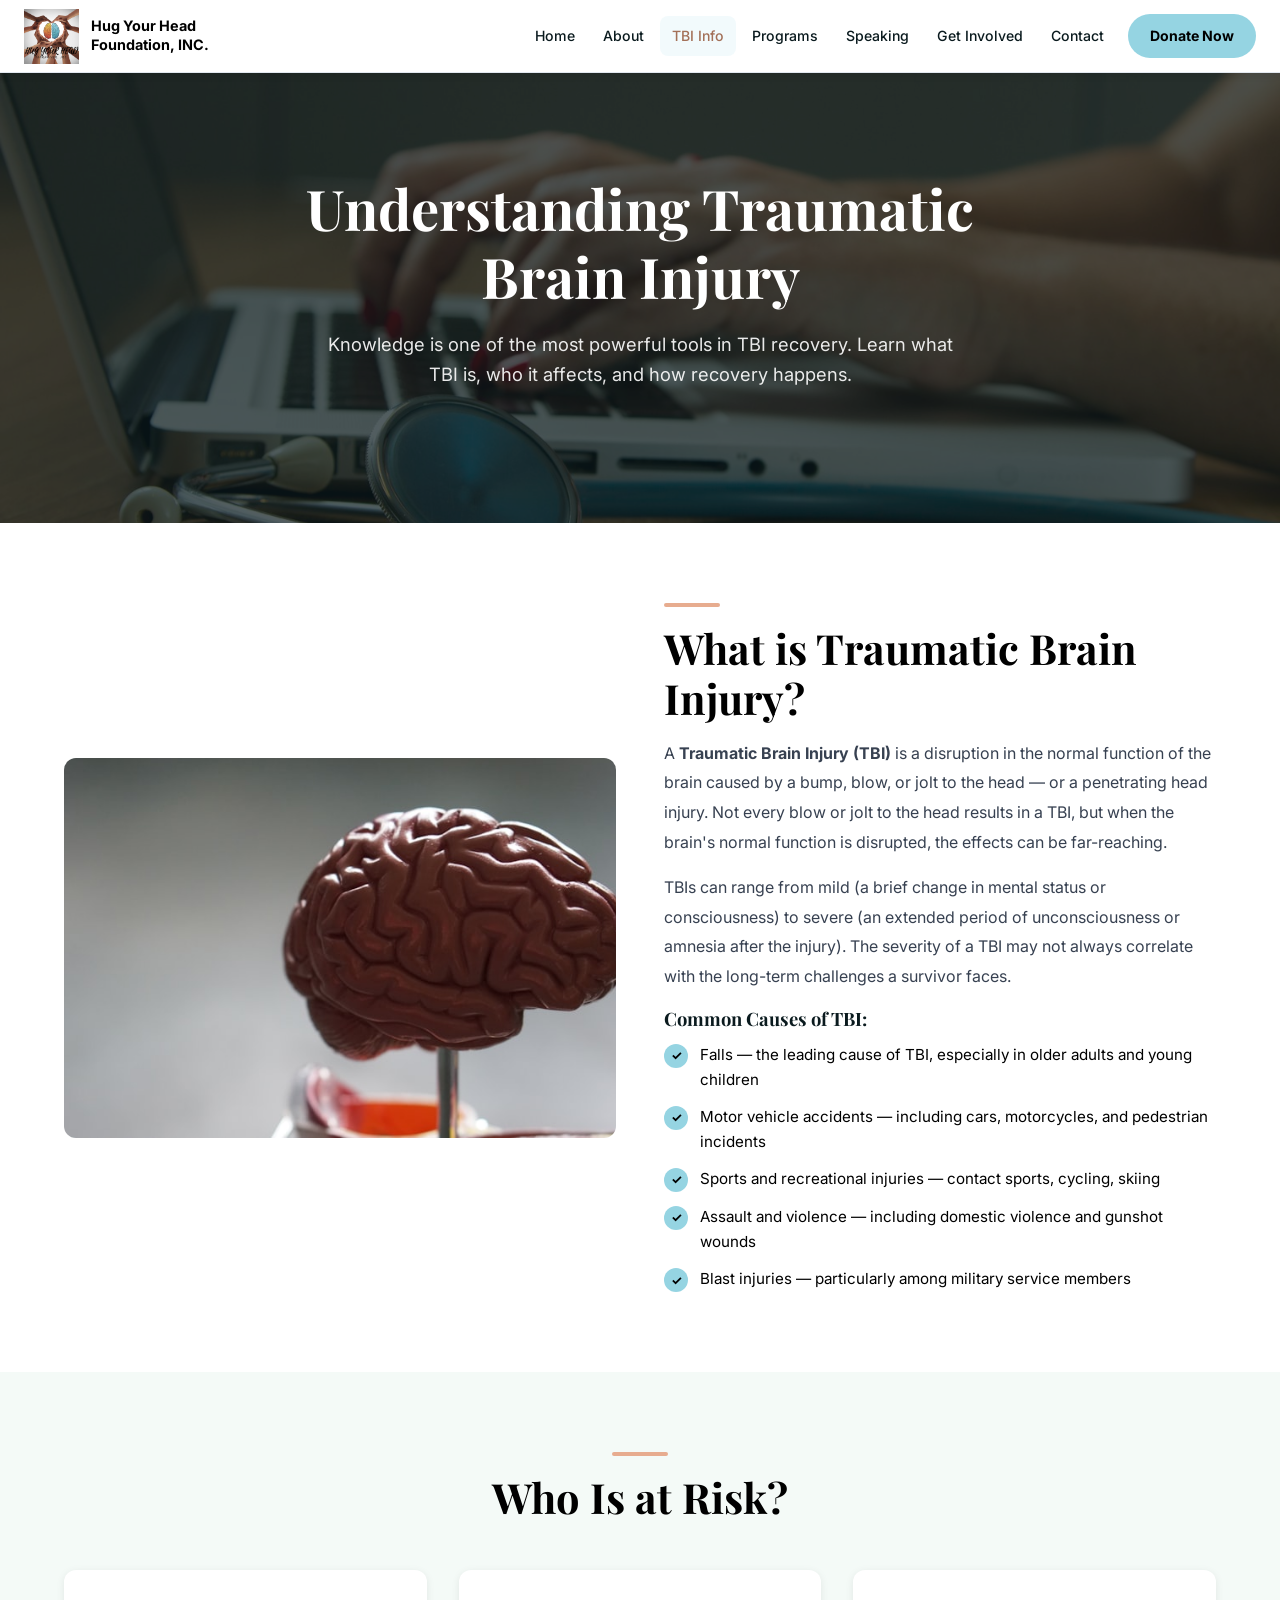
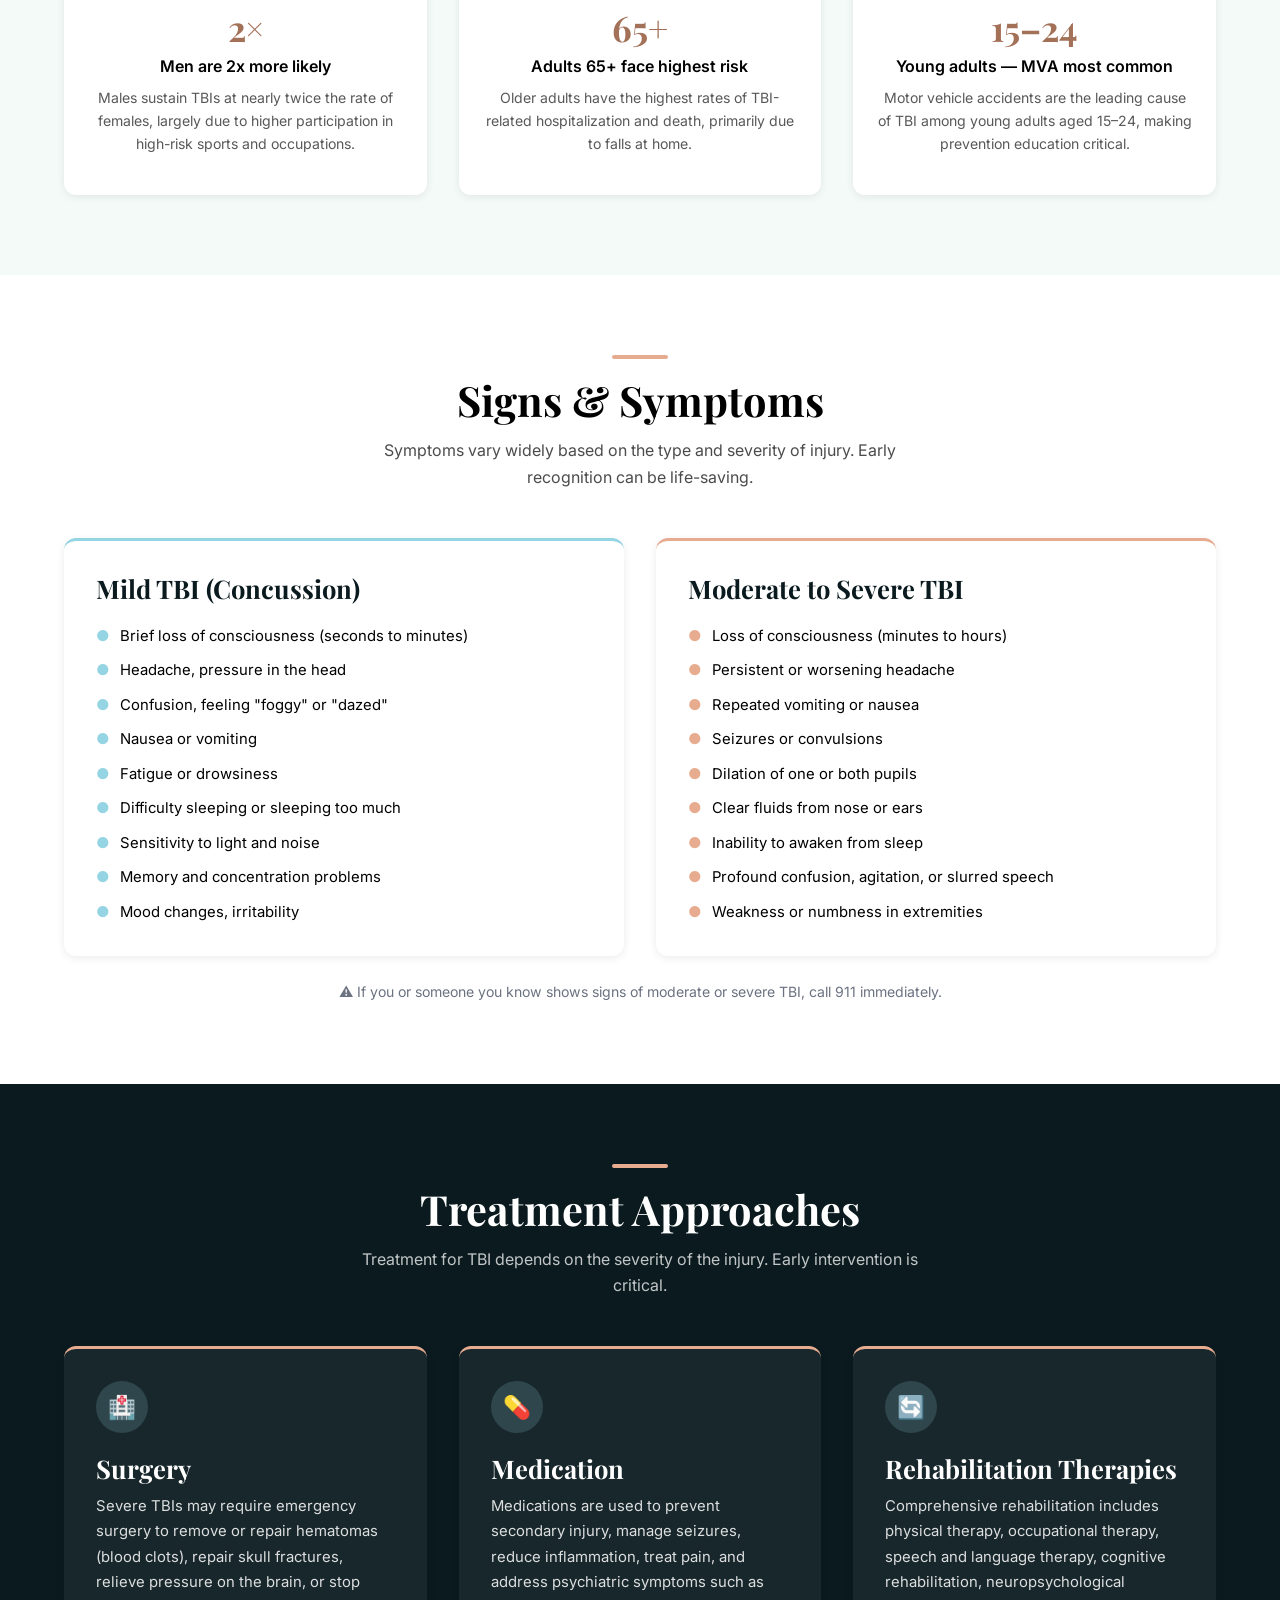
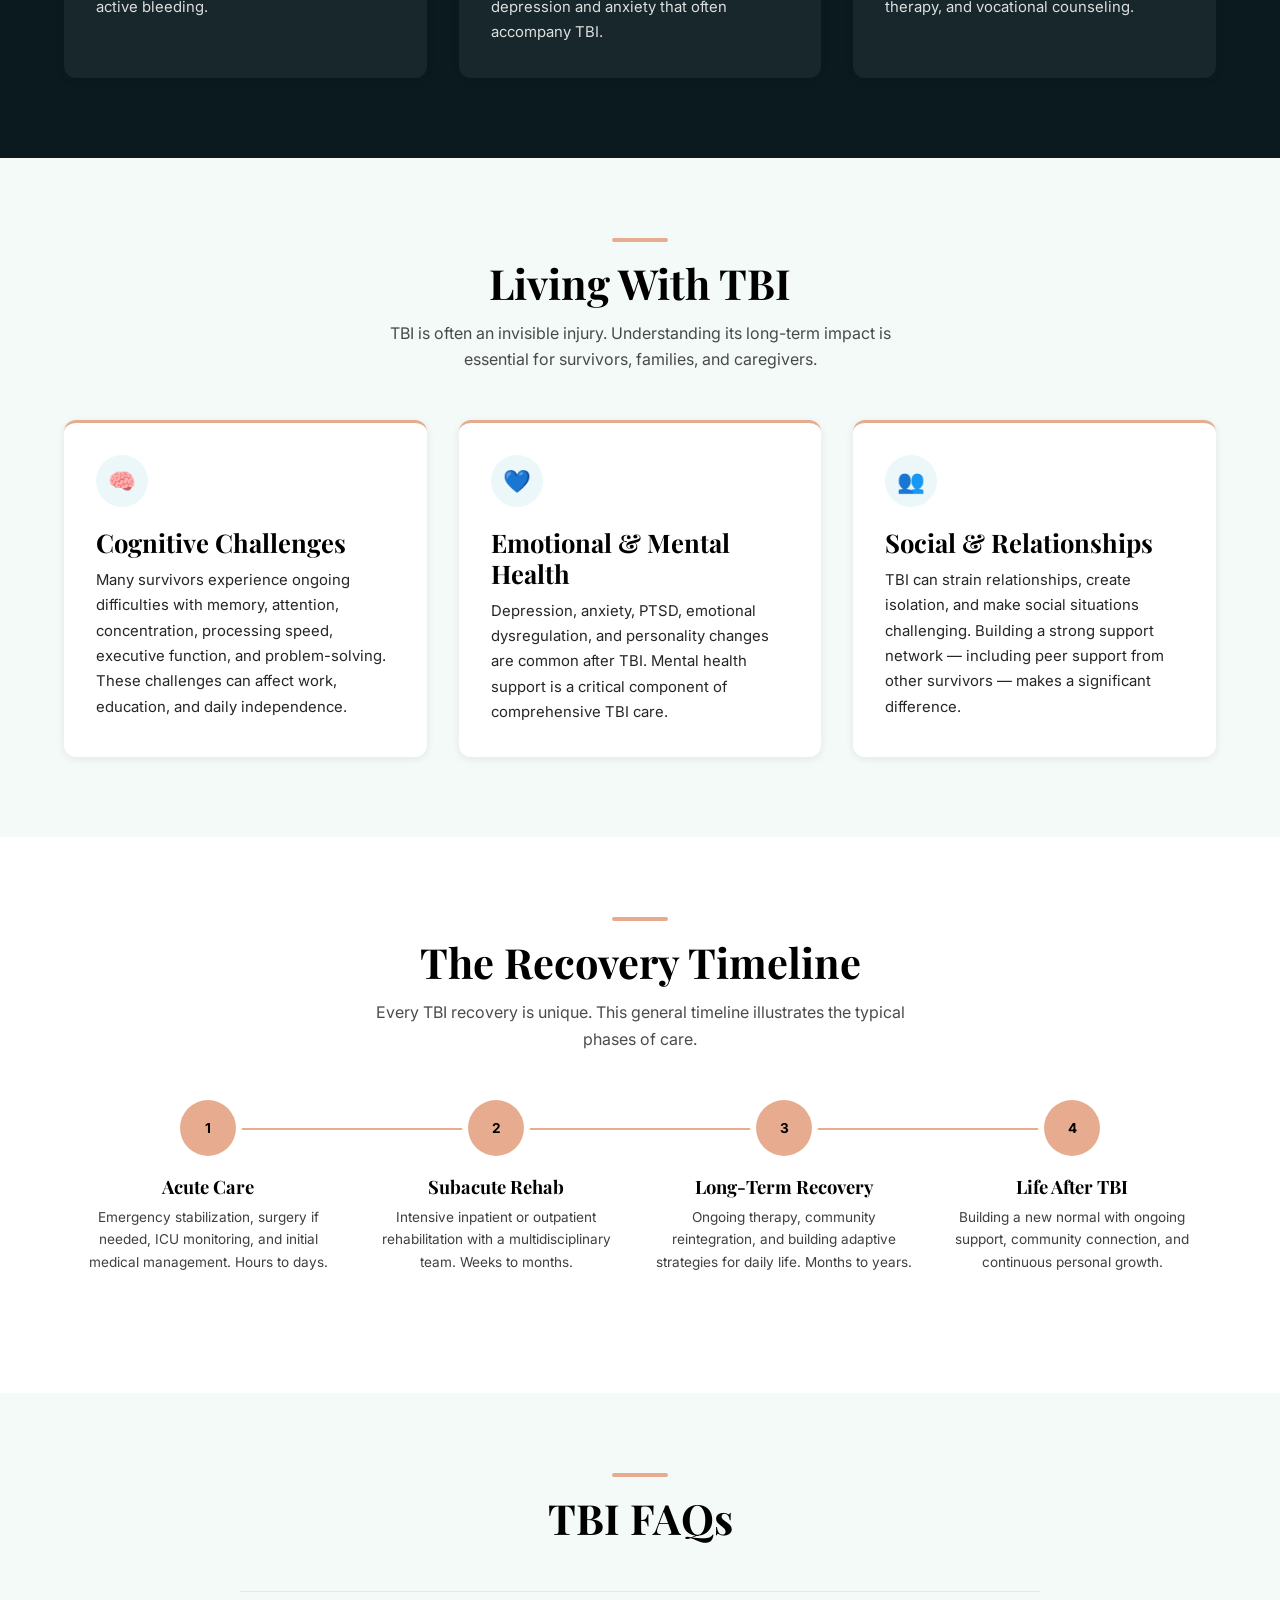
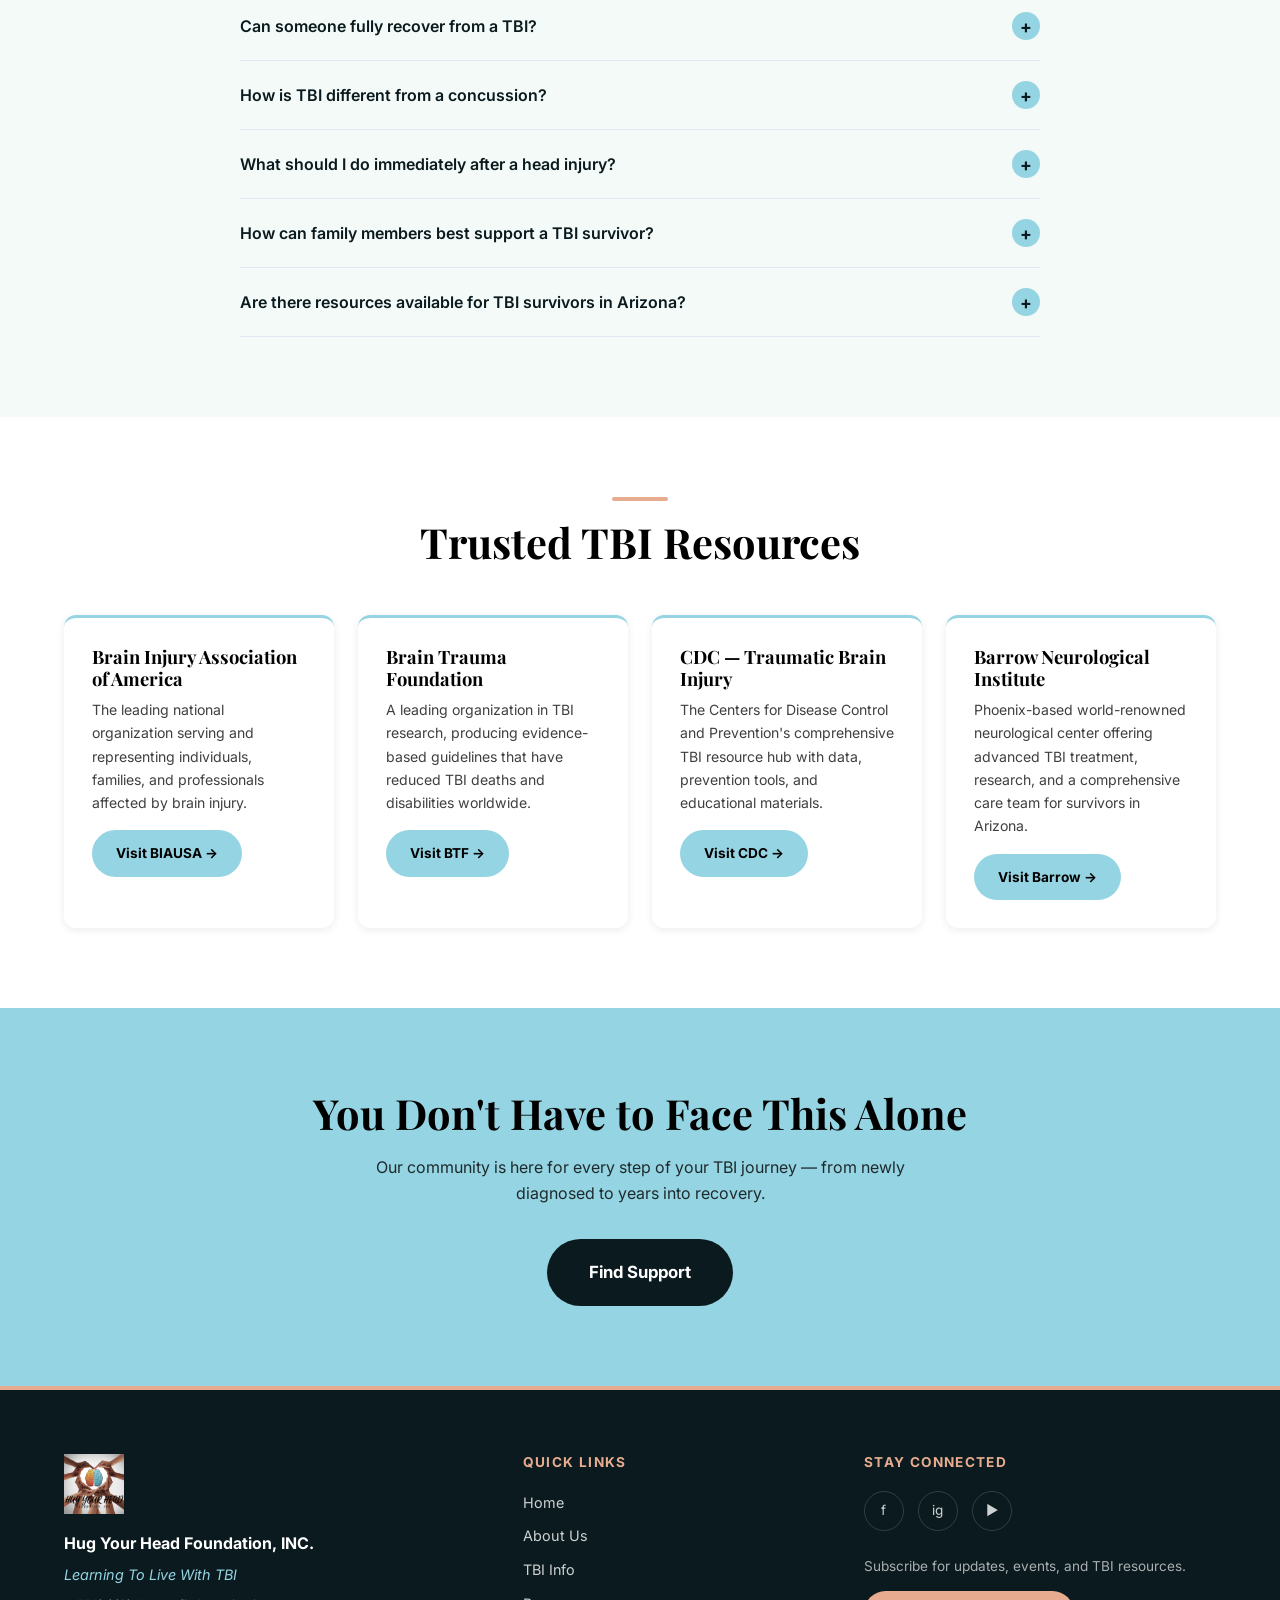
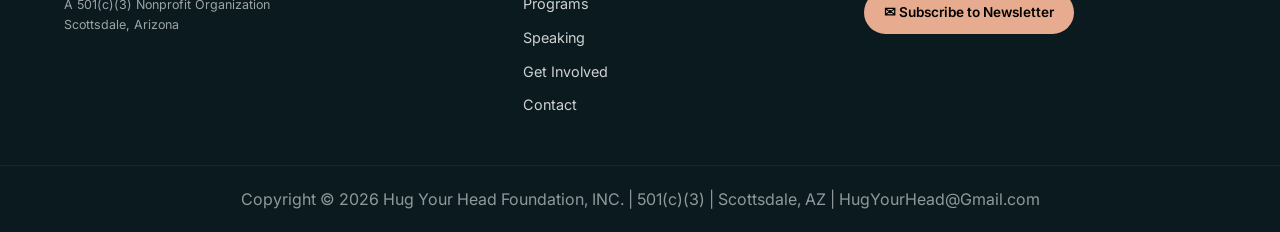
<file: tbi.html>
<!DOCTYPE html>
<html lang="en">
<head>
  <meta charset="UTF-8" />
  <meta name="viewport" content="width=device-width, initial-scale=1.0" />
  <title>Learn About TBI | Traumatic Brain Injury Info | Hug Your Head Foundation</title>
  <meta name="description" content="Comprehensive information about traumatic brain injury — causes, symptoms, treatment, and recovery. Learn how Hug Your Head Foundation supports TBI survivors in Arizona and beyond." />
  <link rel="stylesheet" href="style.css" />
  <link rel="icon" href="Hug Your Head.png" type="image/png" />
</head>
<body>

<!-- NAV -->
<nav class="nav" role="navigation" aria-label="Main navigation">
  <div class="nav__inner">
    <a href="index.html" class="nav__brand">
      <img src="Hug Your Head.png" alt="Hug Your Head Foundation Logo" class="nav__logo" />
      <span class="nav__brand-text">Hug Your Head Foundation, INC.</span>
    </a>
    <div class="nav__links">
      <a href="index.html">Home</a>
      <a href="about.html">About</a>
      <a href="tbi.html" class="active">TBI Info</a>
      <a href="programs.html">Programs</a>
      <a href="speaking.html">Speaking</a>
      <a href="get-involved.html">Get Involved</a>
      <a href="contact.html">Contact</a>
      <a href="get-involved.html" class="nav__cta">Donate Now</a>
    </div>
    <button class="nav__hamburger" aria-label="Open menu" aria-expanded="false">
      <span></span><span></span><span></span>
    </button>
  </div>
</nav>
<div class="nav__overlay" role="dialog" aria-modal="true" aria-label="Mobile menu">
  <a href="index.html">Home</a>
  <a href="about.html">About</a>
  <a href="tbi.html">TBI Info</a>
  <a href="programs.html">Programs</a>
  <a href="speaking.html">Speaking</a>
  <a href="get-involved.html">Get Involved</a>
  <a href="contact.html">Contact</a>
  <a href="get-involved.html" class="nav__cta">Donate Now</a>
</div>

<!-- HERO -->
<section class="hero hero--md">
  <div class="hero__bg" style="background-image: url('hero-bg.jpg');"></div>
  <div class="hero__overlay" style="background: rgba(10,26,30,.70);"></div>
  <div class="hero__content fade-in">
    <h1>Understanding Traumatic Brain Injury</h1>
    <p>Knowledge is one of the most powerful tools in TBI recovery. Learn what TBI is, who it affects, and how recovery happens.</p>
  </div>
</section>

<!-- WHAT IS TBI -->
<section class="section bg-white">
  <div class="container">
    <div class="grid-2">
      <div class="fade-in">
        <img src="tbi-medical.jpg"
             alt="Brain scan imaging for TBI diagnosis" class="img-medium" loading="lazy"
             style="width: 100%; max-height: 400px; object-fit: cover; border-radius: 12px; display: block;" />
      </div>
      <div class="fade-in fade-in-delay-1">
        <span class="accent-line"></span>
        <h2>What is Traumatic Brain Injury?</h2>
        <p style="margin: 16px 0; color: #374151; line-height: 1.85;">
          A <strong>Traumatic Brain Injury (TBI)</strong> is a disruption in the normal function of the brain caused by a bump, blow, or jolt to the head — or a penetrating head injury. Not every blow or jolt to the head results in a TBI, but when the brain's normal function is disrupted, the effects can be far-reaching.
        </p>
        <p style="margin-bottom: 16px; color: #374151; line-height: 1.85;">
          TBIs can range from mild (a brief change in mental status or consciousness) to severe (an extended period of unconsciousness or amnesia after the injury). The severity of a TBI may not always correlate with the long-term challenges a survivor faces.
        </p>
        <h4 style="margin-bottom: 12px; color: var(--dark);">Common Causes of TBI:</h4>
        <ul class="checklist">
          <li>Falls — the leading cause of TBI, especially in older adults and young children</li>
          <li>Motor vehicle accidents — including cars, motorcycles, and pedestrian incidents</li>
          <li>Sports and recreational injuries — contact sports, cycling, skiing</li>
          <li>Assault and violence — including domestic violence and gunshot wounds</li>
          <li>Blast injuries — particularly among military service members</li>
        </ul>
      </div>
    </div>
  </div>
</section>

<!-- WHO IS AT RISK -->
<section class="section bg-light">
  <div class="container">
    <div class="section-header text-center fade-in">
      <span class="accent-line accent-line--center"></span>
      <h2>Who Is at Risk?</h2>
    </div>
    <div class="grid-3" style="margin-top: 48px;">
      <div class="stat-box fade-in">
        <div class="stat-box__number" style="font-size: 2.2rem;">2×</div>
        <div class="stat-box__label">Men are 2x more likely</div>
        <div class="stat-box__sub">Males sustain TBIs at nearly twice the rate of females, largely due to higher participation in high-risk sports and occupations.</div>
      </div>
      <div class="stat-box fade-in fade-in-delay-1">
        <div class="stat-box__number" style="font-size: 2.2rem;">65+</div>
        <div class="stat-box__label">Adults 65+ face highest risk</div>
        <div class="stat-box__sub">Older adults have the highest rates of TBI-related hospitalization and death, primarily due to falls at home.</div>
      </div>
      <div class="stat-box fade-in fade-in-delay-2">
        <div class="stat-box__number" style="font-size: 2.2rem;">15–24</div>
        <div class="stat-box__label">Young adults — MVA most common</div>
        <div class="stat-box__sub">Motor vehicle accidents are the leading cause of TBI among young adults aged 15–24, making prevention education critical.</div>
      </div>
    </div>
  </div>
</section>

<!-- SYMPTOMS -->
<section class="section bg-white">
  <div class="container">
    <div class="section-header text-center fade-in">
      <span class="accent-line accent-line--center"></span>
      <h2>Signs &amp; Symptoms</h2>
      <p style="max-width: 560px; margin: 12px auto 0; opacity: .7;">Symptoms vary widely based on the type and severity of injury. Early recognition can be life-saving.</p>
    </div>
    <div style="display: grid; grid-template-columns: 1fr 1fr; gap: 32px; margin-top: 48px;">
      <div class="card card--blue fade-in" style="border-top-color: var(--blue);">
        <h3 style="margin-bottom: 20px; color: var(--dark);">Mild TBI (Concussion)</h3>
        <ul style="list-style: none; display: flex; flex-direction: column; gap: 10px;">
          <li style="display: flex; gap: 10px; font-size: .93rem;"><span style="color: var(--blue);">●</span> Brief loss of consciousness (seconds to minutes)</li>
          <li style="display: flex; gap: 10px; font-size: .93rem;"><span style="color: var(--blue);">●</span> Headache, pressure in the head</li>
          <li style="display: flex; gap: 10px; font-size: .93rem;"><span style="color: var(--blue);">●</span> Confusion, feeling "foggy" or "dazed"</li>
          <li style="display: flex; gap: 10px; font-size: .93rem;"><span style="color: var(--blue);">●</span> Nausea or vomiting</li>
          <li style="display: flex; gap: 10px; font-size: .93rem;"><span style="color: var(--blue);">●</span> Fatigue or drowsiness</li>
          <li style="display: flex; gap: 10px; font-size: .93rem;"><span style="color: var(--blue);">●</span> Difficulty sleeping or sleeping too much</li>
          <li style="display: flex; gap: 10px; font-size: .93rem;"><span style="color: var(--blue);">●</span> Sensitivity to light and noise</li>
          <li style="display: flex; gap: 10px; font-size: .93rem;"><span style="color: var(--blue);">●</span> Memory and concentration problems</li>
          <li style="display: flex; gap: 10px; font-size: .93rem;"><span style="color: var(--blue);">●</span> Mood changes, irritability</li>
        </ul>
      </div>
      <div class="card fade-in fade-in-delay-1" style="border-top-color: var(--peach);">
        <h3 style="margin-bottom: 20px; color: var(--dark);">Moderate to Severe TBI</h3>
        <ul style="list-style: none; display: flex; flex-direction: column; gap: 10px;">
          <li style="display: flex; gap: 10px; font-size: .93rem;"><span style="color: var(--peach);">●</span> Loss of consciousness (minutes to hours)</li>
          <li style="display: flex; gap: 10px; font-size: .93rem;"><span style="color: var(--peach);">●</span> Persistent or worsening headache</li>
          <li style="display: flex; gap: 10px; font-size: .93rem;"><span style="color: var(--peach);">●</span> Repeated vomiting or nausea</li>
          <li style="display: flex; gap: 10px; font-size: .93rem;"><span style="color: var(--peach);">●</span> Seizures or convulsions</li>
          <li style="display: flex; gap: 10px; font-size: .93rem;"><span style="color: var(--peach);">●</span> Dilation of one or both pupils</li>
          <li style="display: flex; gap: 10px; font-size: .93rem;"><span style="color: var(--peach);">●</span> Clear fluids from nose or ears</li>
          <li style="display: flex; gap: 10px; font-size: .93rem;"><span style="color: var(--peach);">●</span> Inability to awaken from sleep</li>
          <li style="display: flex; gap: 10px; font-size: .93rem;"><span style="color: var(--peach);">●</span> Profound confusion, agitation, or slurred speech</li>
          <li style="display: flex; gap: 10px; font-size: .93rem;"><span style="color: var(--peach);">●</span> Weakness or numbness in extremities</li>
        </ul>
      </div>
    </div>
    <p style="margin-top: 24px; text-align: center; font-size: .88rem; color: #6b7280;">
      ⚠️ If you or someone you know shows signs of moderate or severe TBI, call 911 immediately.
    </p>
  </div>
</section>

<!-- TREATMENT -->
<section class="section bg-dark">
  <div class="container">
    <div class="section-header text-center fade-in">
      <span class="accent-line accent-line--center" style="background: var(--peach);"></span>
      <h2>Treatment Approaches</h2>
      <p style="opacity: .75; max-width: 560px; margin: 12px auto 0;">Treatment for TBI depends on the severity of the injury. Early intervention is critical.</p>
    </div>
    <div class="grid-3" style="margin-top: 48px;">
      <div class="card card--dark fade-in">
        <div class="card__icon">🏥</div>
        <h3>Surgery</h3>
        <p>Severe TBIs may require emergency surgery to remove or repair hematomas (blood clots), repair skull fractures, relieve pressure on the brain, or stop active bleeding.</p>
      </div>
      <div class="card card--dark fade-in fade-in-delay-1">
        <div class="card__icon">💊</div>
        <h3>Medication</h3>
        <p>Medications are used to prevent secondary injury, manage seizures, reduce inflammation, treat pain, and address psychiatric symptoms such as depression and anxiety that often accompany TBI.</p>
      </div>
      <div class="card card--dark fade-in fade-in-delay-2">
        <div class="card__icon">🔄</div>
        <h3>Rehabilitation Therapies</h3>
        <p>Comprehensive rehabilitation includes physical therapy, occupational therapy, speech and language therapy, cognitive rehabilitation, neuropsychological therapy, and vocational counseling.</p>
      </div>
    </div>
  </div>
</section>

<!-- LIVING WITH TBI -->
<section class="section bg-light">
  <div class="container">
    <div class="section-header text-center fade-in">
      <span class="accent-line accent-line--center"></span>
      <h2>Living With TBI</h2>
      <p style="max-width: 560px; margin: 12px auto 0; opacity: .7;">TBI is often an invisible injury. Understanding its long-term impact is essential for survivors, families, and caregivers.</p>
    </div>
    <div class="grid-3" style="margin-top: 48px;">
      <div class="card fade-in">
        <div class="card__icon">🧠</div>
        <h3>Cognitive Challenges</h3>
        <p>Many survivors experience ongoing difficulties with memory, attention, concentration, processing speed, executive function, and problem-solving. These challenges can affect work, education, and daily independence.</p>
      </div>
      <div class="card fade-in fade-in-delay-1">
        <div class="card__icon">💙</div>
        <h3>Emotional &amp; Mental Health</h3>
        <p>Depression, anxiety, PTSD, emotional dysregulation, and personality changes are common after TBI. Mental health support is a critical component of comprehensive TBI care.</p>
      </div>
      <div class="card fade-in fade-in-delay-2">
        <div class="card__icon">👥</div>
        <h3>Social &amp; Relationships</h3>
        <p>TBI can strain relationships, create isolation, and make social situations challenging. Building a strong support network — including peer support from other survivors — makes a significant difference.</p>
      </div>
    </div>
  </div>
</section>

<!-- RECOVERY TIMELINE -->
<section class="section bg-white">
  <div class="container">
    <div class="section-header text-center fade-in">
      <span class="accent-line accent-line--center"></span>
      <h2>The Recovery Timeline</h2>
      <p style="max-width: 560px; margin: 12px auto 0; opacity: .7;">Every TBI recovery is unique. This general timeline illustrates the typical phases of care.</p>
    </div>
    <div class="timeline fade-in">
      <div class="timeline-step">
        <div class="timeline-step__dot">1</div>
        <h4>Acute Care</h4>
        <p>Emergency stabilization, surgery if needed, ICU monitoring, and initial medical management. Hours to days.</p>
      </div>
      <div class="timeline-step">
        <div class="timeline-step__dot">2</div>
        <h4>Subacute Rehab</h4>
        <p>Intensive inpatient or outpatient rehabilitation with a multidisciplinary team. Weeks to months.</p>
      </div>
      <div class="timeline-step">
        <div class="timeline-step__dot">3</div>
        <h4>Long-Term Recovery</h4>
        <p>Ongoing therapy, community reintegration, and building adaptive strategies for daily life. Months to years.</p>
      </div>
      <div class="timeline-step">
        <div class="timeline-step__dot">4</div>
        <h4>Life After TBI</h4>
        <p>Building a new normal with ongoing support, community connection, and continuous personal growth.</p>
      </div>
    </div>
  </div>
</section>

<!-- FAQ ACCORDION -->
<section class="section bg-light">
  <div class="container">
    <div class="section-header text-center fade-in">
      <span class="accent-line accent-line--center"></span>
      <h2>TBI FAQs</h2>
    </div>
    <div class="faq fade-in" style="margin-top: 48px;">
      <div class="faq-item">
        <button class="faq-question">Can someone fully recover from a TBI? <span class="faq-icon">+</span></button>
        <div class="faq-answer">Recovery from TBI varies greatly depending on the severity of the injury, the age of the survivor, and the support they receive. Mild TBIs often fully resolve within weeks to months. Moderate to severe TBIs may result in permanent changes, but with proper rehabilitation and support, many survivors achieve significant improvement and lead fulfilling lives. Recovery is a lifelong journey, not a destination.</div>
      </div>
      <div class="faq-item">
        <button class="faq-question">How is TBI different from a concussion? <span class="faq-icon">+</span></button>
        <div class="faq-answer">A concussion is actually a type of mild TBI. All concussions are TBIs, but not all TBIs are concussions. TBI is a broader term that encompasses a spectrum of brain injuries from mild (concussion) to severe. While concussions are typically considered milder, they still deserve proper medical attention and management, as repeated concussions can have serious long-term consequences.</div>
      </div>
      <div class="faq-item">
        <button class="faq-question">What should I do immediately after a head injury? <span class="faq-icon">+</span></button>
        <div class="faq-answer">For any significant head injury, seek medical attention immediately. Call 911 if the person loses consciousness, has a seizure, or shows signs of severe TBI. Do not move someone if a spinal injury is possible. For suspected mild TBI or concussion, see a healthcare provider within 24 hours. Do not return to activity, sports, or work until cleared by a medical professional.</div>
      </div>
      <div class="faq-item">
        <button class="faq-question">How can family members best support a TBI survivor? <span class="faq-icon">+</span></button>
        <div class="faq-answer">Education is the first step — understanding TBI helps family members set realistic expectations and offer meaningful support. Patience, consistency, and creating a structured environment are crucial. Seek out support for yourself as a caregiver, as TBI affects the whole family. Connect with organizations like Hug Your Head Foundation for community, resources, and guidance. Most importantly, listen to the survivor — they are the expert on their own experience.</div>
      </div>
      <div class="faq-item">
        <button class="faq-question">Are there resources available for TBI survivors in Arizona? <span class="faq-icon">+</span></button>
        <div class="faq-answer">Yes! Hug Your Head Foundation provides programs, support groups, mentoring, and education specifically for the TBI community in Scottsdale and across Arizona. We also connect survivors to national resources including the Brain Injury Association of America, the Brain Trauma Foundation, the CDC, and Barrow Neurological Institute in Phoenix — one of the leading TBI treatment centers in the country.</div>
      </div>
    </div>
  </div>
</section>

<!-- RESOURCES -->
<section class="section bg-white">
  <div class="container">
    <div class="section-header text-center fade-in">
      <span class="accent-line accent-line--center"></span>
      <h2>Trusted TBI Resources</h2>
    </div>
    <div class="grid-4" style="margin-top: 48px;">
      <div class="resource-card fade-in">
        <h4>Brain Injury Association of America</h4>
        <p>The leading national organization serving and representing individuals, families, and professionals affected by brain injury.</p>
        <a href="https://www.biausa.org" target="_blank" rel="noopener noreferrer" class="btn btn-primary btn-sm">Visit BIAUSA →</a>
      </div>
      <div class="resource-card fade-in fade-in-delay-1">
        <h4>Brain Trauma Foundation</h4>
        <p>A leading organization in TBI research, producing evidence-based guidelines that have reduced TBI deaths and disabilities worldwide.</p>
        <a href="https://www.braintrauma.org" target="_blank" rel="noopener noreferrer" class="btn btn-primary btn-sm">Visit BTF →</a>
      </div>
      <div class="resource-card fade-in fade-in-delay-2">
        <h4>CDC — Traumatic Brain Injury</h4>
        <p>The Centers for Disease Control and Prevention's comprehensive TBI resource hub with data, prevention tools, and educational materials.</p>
        <a href="https://www.cdc.gov/traumatic-brain-injury/" target="_blank" rel="noopener noreferrer" class="btn btn-primary btn-sm">Visit CDC →</a>
      </div>
      <div class="resource-card fade-in fade-in-delay-3">
        <h4>Barrow Neurological Institute</h4>
        <p>Phoenix-based world-renowned neurological center offering advanced TBI treatment, research, and a comprehensive care team for survivors in Arizona.</p>
        <a href="https://www.barrowneuro.org" target="_blank" rel="noopener noreferrer" class="btn btn-primary btn-sm">Visit Barrow →</a>
      </div>
    </div>
  </div>
</section>

<!-- CTA -->
<section class="section bg-blue">
  <div class="container text-center fade-in">
    <h2 style="color: var(--black); margin-bottom: 16px;">You Don't Have to Face This Alone</h2>
    <p style="max-width: 560px; margin: 0 auto 32px; color: var(--black); opacity: .8;">Our community is here for every step of your TBI journey — from newly diagnosed to years into recovery.</p>
    <a href="contact.html" class="btn btn-dark btn-lg">Find Support</a>
  </div>
</section>

<!-- FOOTER -->
<footer class="footer" role="contentinfo">
  <div class="container">
    <div class="footer__grid">
      <div>
        <img src="Hug Your Head.png" alt="Hug Your Head Foundation" class="footer__logo" loading="lazy" />
        <p class="footer__org">Hug Your Head Foundation, INC.</p>
        <p class="footer__tagline">Learning To Live With TBI</p>
        <p class="footer__501c3">A 501(c)(3) Nonprofit Organization<br>Scottsdale, Arizona</p>
      </div>
      <div>
        <h4>Quick Links</h4>
        <nav class="footer__links">
          <a href="index.html">Home</a>
          <a href="about.html">About Us</a>
          <a href="tbi.html">TBI Info</a>
          <a href="programs.html">Programs</a>
          <a href="speaking.html">Speaking</a>
          <a href="get-involved.html">Get Involved</a>
          <a href="contact.html">Contact</a>
        </nav>
      </div>
      <div>
        <h4>Stay Connected</h4>
        <div class="footer__social">
          <a href="https://www.facebook.com/HugYourHead" target="_blank" rel="noopener noreferrer" aria-label="Facebook">f</a>
          <a href="https://www.instagram.com/hugyourhead" target="_blank" rel="noopener noreferrer" aria-label="Instagram">ig</a>
          <a href="https://www.youtube.com/@hugyourhead" target="_blank" rel="noopener noreferrer" aria-label="YouTube">▶</a>
        </div>
        <p style="font-size: .85rem; opacity: .65; margin-bottom: 14px;">Subscribe for updates, events, and TBI resources.</p>
        <a href="http://eepurl.com/hPcne9" target="_blank" rel="noopener noreferrer" class="footer__newsletter-link">✉ Subscribe to Newsletter</a>
      </div>
    </div>
  </div>
  <div class="footer__bottom">
    <div class="container">
      <p>Copyright &copy; <span class="js-year">2026</span> Hug Your Head Foundation, INC. | 501(c)(3) | Scottsdale, AZ | <a href="mailto:HugYourHead@Gmail.com" style="color: inherit;">HugYourHead@Gmail.com</a></p>
    </div>
  </div>
</footer>

<button id="back-to-top" aria-label="Back to top">↑</button>
<script src="script.js"></script>
</body>
</html>
</file>
<file: style.css>
/* =========================================================
   HUG YOUR HEAD FOUNDATION — style.css
   ========================================================= */

/* --- Google Fonts --- */
@import url('https://fonts.googleapis.com/css2?family=Playfair+Display:ital,wght@0,400;0,600;0,700;0,900;1,400;1,600&family=Inter:wght@300;400;500;600;700&display=swap');

/* --- CSS Variables --- */
:root {
  --blue:   #95d4e2;
  --peach:  #e7ac8f;
  --brown:  #a37058;
  --black:  #000000;
  --white:  #ffffff;
  --dark:   #0a1a1e;
  --light:  #f4faf7;

  --blue-dark:  #6bbdce;
  --peach-dark: #d4946f;
  --gold:       #d4a24c;
  --gold-dark:  #b8862f;

  --radius-sm:  8px;
  --radius-md:  12px;
  --radius-lg:  20px;
  --radius-pill: 50px;

  --shadow-sm: 0 2px 8px rgba(0,0,0,.08);
  --shadow-md: 0 6px 24px rgba(0,0,0,.12);
  --shadow-lg: 0 16px 48px rgba(0,0,0,.18);

  --transition: all .3s ease;
  --font-heading: 'Playfair Display', Georgia, serif;
  --font-body:    'Inter', sans-serif;
}

/* --- Reset & Base --- */
*, *::before, *::after { box-sizing: border-box; margin: 0; padding: 0; }
html { scroll-behavior: smooth; font-size: 16px; }
body {
  font-family: var(--font-body);
  color: var(--black);
  background: var(--white);
  line-height: 1.65;
  overflow-x: hidden;
}
img { max-width: 100%; display: block; }
a  { text-decoration: none; color: inherit; }
ul { list-style: none; }
button { cursor: pointer; border: none; background: none; font-family: inherit; }

/* --- Typography --- */
h1, h2, h3, h4 { font-family: var(--font-heading); line-height: 1.2; }
h1 { font-size: clamp(2rem, 5vw, 3.5rem); }
h2 { font-size: clamp(1.6rem, 3.5vw, 2.6rem); }
h3 { font-size: clamp(1.2rem, 2.5vw, 1.6rem); }
h4 { font-size: 1.15rem; }
p  { font-size: 1rem; }

/* --- Layout Helpers --- */
.container { max-width: 1200px; margin: 0 auto; padding: 0 24px; }
.section    { padding: 80px 0; }
.section-sm { padding: 48px 0; }
.grid-2 { display: grid; grid-template-columns: 1fr 1fr; gap: 48px; align-items: center; }
.grid-3 { display: grid; grid-template-columns: repeat(3, 1fr); gap: 32px; }
.grid-4 { display: grid; grid-template-columns: repeat(4, 1fr); gap: 24px; }
.text-center { text-align: center; }
.flex-center { display: flex; align-items: center; justify-content: center; }

/* --- Backgrounds --- */
.bg-light  { background: var(--light); }
.bg-dark   { background: var(--dark); color: var(--white); }
.bg-blue   { background: var(--blue); }
.bg-white  { background: var(--white); }

/* =========================================================
   NAVIGATION
   ========================================================= */
.nav {
  position: sticky;
  top: 0;
  z-index: 1000;
  background: var(--white);
  border-bottom: 1px solid #e2e8f0;
  box-shadow: var(--shadow-sm);
}
.nav__inner {
  display: flex;
  align-items: center;
  justify-content: space-between;
  height: 72px;
  padding: 0 24px;
  max-width: 1300px;
  margin: 0 auto;
}
.nav__brand {
  display: flex;
  align-items: center;
  gap: 12px;
  text-decoration: none;
  flex-shrink: 0;
}
.nav__logo { height: 55px; width: auto; object-fit: contain; }
.nav__brand-text {
  font-family: var(--font-body);
  font-weight: 700;
  font-size: .9rem;
  color: var(--black);
  max-width: 160px;
  line-height: 1.3;
}
.nav__links {
  display: flex;
  align-items: center;
  gap: 4px;
}
.nav__links a {
  font-size: .88rem;
  font-weight: 500;
  color: var(--dark);
  padding: 8px 12px;
  border-radius: var(--radius-sm);
  transition: var(--transition);
  white-space: nowrap;
}
.nav__links a:hover,
.nav__links a.active { color: var(--brown); background: rgba(149,212,226,.12); }
.nav__cta {
  background: var(--blue);
  color: var(--black) !important;
  padding: 10px 22px !important;
  border-radius: var(--radius-pill) !important;
  font-weight: 700 !important;
  font-size: .88rem !important;
  transition: var(--transition) !important;
  margin-left: 8px;
  flex-shrink: 0;
}
.nav__cta:hover { background: var(--blue-dark) !important; transform: translateY(-1px); }

/* Hamburger */
.nav__hamburger {
  display: none;
  flex-direction: column;
  gap: 5px;
  padding: 8px;
  z-index: 1100;
  cursor: pointer;
}
.nav__hamburger span {
  display: block;
  width: 26px;
  height: 2px;
  background: var(--dark);
  border-radius: 2px;
  transition: var(--transition);
}
.nav__hamburger.open span:nth-child(1) { transform: translateY(7px) rotate(45deg); background: var(--white); }
.nav__hamburger.open span:nth-child(2) { opacity: 0; }
.nav__hamburger.open span:nth-child(3) { transform: translateY(-7px) rotate(-45deg); background: var(--white); }

/* Mobile overlay */
.nav__overlay {
  position: fixed;
  inset: 0;
  background: var(--dark);
  z-index: 999;
  display: flex;
  flex-direction: column;
  align-items: center;
  justify-content: center;
  gap: 24px;
  opacity: 0;
  pointer-events: none;
  transition: opacity .35s ease;
}
.nav__overlay.open { opacity: 1; pointer-events: all; }
.nav__overlay a {
  color: var(--white);
  font-size: 1.6rem;
  font-family: var(--font-heading);
  font-weight: 600;
  letter-spacing: .02em;
  transition: color .2s;
}
.nav__overlay a:hover { color: var(--blue); }
.nav__overlay .nav__cta {
  background: var(--blue) !important;
  color: var(--black) !important;
  padding: 14px 36px !important;
  border-radius: var(--radius-pill) !important;
  font-size: 1.1rem !important;
  margin-top: 8px;
}

/* =========================================================
   FOOTER
   ========================================================= */
.footer {
  background: var(--dark);
  color: var(--white);
  border-top: 4px solid var(--peach);
}
.footer__grid {
  display: grid;
  grid-template-columns: 1.4fr 1fr 1.2fr;
  gap: 48px;
  padding: 64px 0 48px;
}
.footer__logo { height: 60px; margin-bottom: 16px; }
.footer__org  { font-weight: 700; font-size: 1rem; margin-bottom: 6px; }
.footer__tagline { color: var(--blue); font-style: italic; font-size: .9rem; margin-bottom: 8px; }
.footer__501c3  { font-size: .78rem; opacity: .6; }
.footer h4 { font-family: var(--font-body); font-weight: 700; font-size: .85rem; text-transform: uppercase; letter-spacing: .1em; color: var(--peach); margin-bottom: 20px; }
.footer__links { display: flex; flex-direction: column; gap: 10px; }
.footer__links a { font-size: .9rem; opacity: .8; transition: var(--transition); }
.footer__links a:hover { opacity: 1; color: var(--blue); }
.footer__social { display: flex; gap: 14px; margin-bottom: 24px; }
.footer__social a {
  display: flex; align-items: center; justify-content: center;
  width: 40px; height: 40px;
  border: 1px solid rgba(255,255,255,.2);
  border-radius: 50%;
  font-size: .85rem;
  opacity: .8;
  transition: var(--transition);
}
.footer__social a:hover { border-color: var(--blue); color: var(--blue); opacity: 1; transform: translateY(-2px); }
.footer__newsletter-link {
  display: inline-flex; align-items: center; gap: 8px;
  background: var(--peach);
  color: var(--black);
  padding: 10px 20px;
  border-radius: var(--radius-pill);
  font-weight: 600;
  font-size: .85rem;
  transition: var(--transition);
}
.footer__newsletter-link:hover { background: var(--peach-dark); }
.footer__bottom {
  border-top: 1px solid rgba(255,255,255,.1);
  padding: 20px 0;
  font-size: .8rem;
  opacity: .55;
  text-align: center;
}

/* =========================================================
   BUTTONS
   ========================================================= */
.btn {
  display: inline-flex;
  align-items: center;
  gap: 8px;
  padding: 14px 32px;
  border-radius: var(--radius-pill);
  font-weight: 700;
  font-size: .95rem;
  transition: var(--transition);
  cursor: pointer;
  border: 2px solid transparent;
  font-family: var(--font-body);
}
.btn-primary { background: var(--blue); color: var(--black); }
.btn-primary:hover { background: var(--blue-dark); transform: translateY(-2px); box-shadow: var(--shadow-md); }
.btn-outline { background: transparent; border-color: var(--white); color: var(--white); }
.btn-outline:hover { background: var(--white); color: var(--dark); transform: translateY(-2px); }
.btn-outline-dark { background: transparent; border-color: var(--dark); color: var(--dark); }
.btn-outline-dark:hover { background: var(--dark); color: var(--white); }
.btn-peach { background: var(--peach); color: var(--black); }
.btn-gold { background: var(--gold); color: var(--black); }
.btn-gold:hover { background: var(--gold-dark); transform: translateY(-2px); box-shadow: var(--shadow-md); }
.btn-peach:hover { background: var(--peach-dark); transform: translateY(-2px); }
.btn-dark { background: var(--dark); color: var(--white); }
.btn-dark:hover { background: #132329; transform: translateY(-2px); }
.btn-sm { padding: 10px 22px; font-size: .85rem; }
.btn-lg { padding: 18px 40px; font-size: 1.05rem; }

/* =========================================================
   CARDS
   ========================================================= */
.card {
  background: var(--white);
  border-radius: var(--radius-md);
  border-top: 3px solid var(--peach);
  padding: 32px;
  box-shadow: var(--shadow-sm);
  transition: var(--transition);
}
.card:hover { transform: translateY(-4px); box-shadow: var(--shadow-md); }
.card--blue  { border-top-color: var(--blue); }
.card--dark  { background: rgba(255,255,255,.06); border-top-color: var(--peach); color: var(--white); }
.card--dark:hover { background: rgba(255,255,255,.1); }
.card__icon {
  width: 52px; height: 52px;
  background: rgba(149,212,226,.18);
  border-radius: 50%;
  display: flex; align-items: center; justify-content: center;
  font-size: 1.4rem;
  margin-bottom: 20px;
}
.card h3 { margin-bottom: 10px; }
.card p  { font-size: .93rem; opacity: .85; line-height: 1.7; }

/* =========================================================
   HERO
   ========================================================= */
.hero {
  position: relative;
  display: flex;
  align-items: center;
  justify-content: center;
  text-align: center;
  color: var(--white);
  overflow: hidden;
}
.hero--full { min-height: 100vh; }
.hero--lg   { min-height: 500px; }
.hero--md   { min-height: 450px; }
.hero--sm   { min-height: 400px; }
.hero__bg {
  position: absolute;
  inset: 0;
  background-size: cover;
  background-position: center;
  z-index: 0;
}
.hero__overlay {
  position: absolute;
  inset: 0;
  z-index: 1;
}
.hero__content {
  position: relative;
  z-index: 2;
  max-width: 820px;
  padding: 40px 24px;
}
.hero__eyebrow {
  display: inline-block;
  background: rgba(149,212,226,.25);
  border: 1px solid rgba(149,212,226,.5);
  color: var(--blue);
  font-size: .8rem;
  font-weight: 600;
  text-transform: uppercase;
  letter-spacing: .12em;
  padding: 6px 18px;
  border-radius: var(--radius-pill);
  margin-bottom: 20px;
}
.hero h1  { margin-bottom: 20px; font-weight: 700; }
.hero p   { font-size: 1.15rem; opacity: .9; max-width: 640px; margin: 0 auto 32px; }
.hero__buttons { display: flex; gap: 16px; justify-content: center; flex-wrap: wrap; }
.hero__mantra  { font-style: italic; color: var(--gold); font-size: 1.1rem; margin-top: 24px; opacity: .9; }

/* =========================================================
   SECTION ACCENTS
   ========================================================= */
.section-header { margin-bottom: 48px; }
.accent-line {
  display: block;
  width: 56px; height: 4px;
  background: var(--peach);
  border-radius: 2px;
  margin-bottom: 16px;
}
.accent-line--blue  { background: var(--blue); }
.accent-line--center { margin: 0 auto 16px; }
.section-eyebrow {
  font-size: .8rem;
  font-weight: 600;
  text-transform: uppercase;
  letter-spacing: .14em;
  color: var(--brown);
  margin-bottom: 12px;
}

/* =========================================================
   IMPACT BAR
   ========================================================= */
.impact-bar {
  background: var(--blue);
  padding: 32px 0;
}
.impact-bar__grid {
  display: grid;
  grid-template-columns: repeat(4, 1fr);
  gap: 16px;
  text-align: center;
}
.impact-stat__number {
  font-family: var(--font-heading);
  font-size: 2.4rem;
  font-weight: 700;
  color: var(--black);
  line-height: 1;
}
.impact-stat__label { font-size: .85rem; font-weight: 600; color: var(--black); opacity: .75; margin-top: 4px; }

/* =========================================================
   CHECKLIST
   ========================================================= */
.checklist { list-style: none; display: flex; flex-direction: column; gap: 12px; }
.checklist li {
  display: flex;
  align-items: flex-start;
  gap: 12px;
  font-size: .95rem;
}
.checklist li::before {
  content: '✓';
  display: flex; align-items: center; justify-content: center;
  min-width: 24px; height: 24px;
  background: var(--blue);
  color: var(--black);
  border-radius: 50%;
  font-weight: 700;
  font-size: .8rem;
  margin-top: 2px;
}

/* =========================================================
   IMAGES
   ========================================================= */
.img-cover {
  width: 100%;
  height: 100%;
  object-fit: cover;
  border-radius: var(--radius-md);
}
.img-rounded { border-radius: var(--radius-md); }
.img-tall { height: 520px; object-fit: cover; border-radius: var(--radius-md); width: 100%; }
.img-medium { height: 380px; object-fit: cover; border-radius: var(--radius-md); width: 100%; }
.img-border { border: 4px solid var(--blue); }

/* =========================================================
   QUOTE / PULLQUOTE
   ========================================================= */
.pullquote {
  border-left: 4px solid var(--peach);
  padding: 16px 24px;
  margin-bottom: 24px;
}
.pullquote p {
  font-family: var(--font-heading);
  font-style: italic;
  font-size: 1.25rem;
  color: var(--peach);
  line-height: 1.5;
}
.pullquote cite { font-size: .85rem; opacity: .7; margin-top: 8px; display: block; }

/* =========================================================
   TIMELINE
   ========================================================= */
.timeline {
  display: grid;
  grid-template-columns: repeat(4, 1fr);
  gap: 0;
  position: relative;
  margin: 40px 0;
}
.timeline::before {
  content: '';
  position: absolute;
  top: 28px;
  left: 12.5%;
  right: 12.5%;
  height: 2px;
  background: var(--peach);
  z-index: 0;
}
.timeline-step {
  display: flex;
  flex-direction: column;
  align-items: center;
  text-align: center;
  padding: 0 16px;
  position: relative;
  z-index: 1;
}
.timeline-step__dot {
  width: 56px; height: 56px;
  background: var(--peach);
  border-radius: 50%;
  display: flex; align-items: center; justify-content: center;
  font-weight: 700;
  color: var(--black);
  margin-bottom: 20px;
  box-shadow: 0 0 0 6px var(--white);
  font-size: .85rem;
}
.timeline-step h4 { margin-bottom: 8px; }
.timeline-step p  { font-size: .85rem; opacity: .75; }

.timeline--3 { grid-template-columns: repeat(3, 1fr); }
.timeline--dark::before { background: transparent; border-top: 2px dashed rgba(149,212,226,.5); height: 0; }
.timeline--dark .timeline-step__dot { background: var(--blue); box-shadow: 0 0 0 6px var(--dark); }
.timeline--dark .timeline-step h4 { color: var(--white); }
.timeline--dark .timeline-step p  { color: var(--white); opacity: .7; }

/* =========================================================
   FAQ ACCORDION
   ========================================================= */
.faq { max-width: 800px; margin: 0 auto; }
.faq-item {
  border-bottom: 1px solid #e2e8f0;
  overflow: hidden;
}
.faq-item:first-child { border-top: 1px solid #e2e8f0; }
.faq-question {
  display: flex;
  align-items: center;
  justify-content: space-between;
  padding: 20px 0;
  cursor: pointer;
  font-weight: 600;
  font-size: 1rem;
  gap: 16px;
  background: none;
  border: none;
  width: 100%;
  text-align: left;
  font-family: var(--font-body);
  color: var(--dark);
  transition: color .2s;
}
.faq-question:hover { color: var(--brown); }
.faq-icon {
  min-width: 28px; height: 28px;
  background: var(--blue);
  border-radius: 50%;
  display: flex; align-items: center; justify-content: center;
  font-size: 1.1rem;
  font-weight: 700;
  transition: transform .3s;
}
.faq-item.open .faq-icon { transform: rotate(45deg); }
.faq-answer {
  max-height: 0;
  overflow: hidden;
  transition: max-height .35s ease, padding .35s ease;
  font-size: .93rem;
  line-height: 1.75;
  color: #374151;
}
.faq-item.open .faq-answer { max-height: 600px; padding-bottom: 20px; }

/* =========================================================
   FORMS
   ========================================================= */
.form { display: flex; flex-direction: column; gap: 20px; }
.form-row { display: grid; grid-template-columns: 1fr 1fr; gap: 20px; }
.form-group { display: flex; flex-direction: column; gap: 6px; }
.form-group label { font-size: .85rem; font-weight: 600; color: inherit; opacity: .8; }
.form-group input,
.form-group select,
.form-group textarea {
  padding: 12px 16px;
  border: 1.5px solid #e2e8f0;
  border-radius: var(--radius-sm);
  font-family: var(--font-body);
  font-size: .93rem;
  color: var(--dark);
  background: var(--white);
  transition: border-color .2s;
  outline: none;
}
.form-group input:focus,
.form-group select:focus,
.form-group textarea:focus { border-color: var(--blue); box-shadow: 0 0 0 3px rgba(149,212,226,.2); }
.form-group textarea { resize: vertical; min-height: 130px; }
.form-success {
  display: none;
  background: rgba(149,212,226,.15);
  border: 1px solid var(--blue);
  border-radius: var(--radius-md);
  padding: 24px;
  text-align: center;
  color: var(--dark);
}
.form-success.show { display: block; }

/* =========================================================
   DONATION SELECTOR
   ========================================================= */
.donation-grid {
  display: grid;
  grid-template-columns: 1fr 1fr;
  gap: 12px;
  width: 100%;
  margin-bottom: 20px;
  overflow: hidden;
}
.donation-amount {
  border: 2px solid #e2e8f0;
  border-radius: var(--radius-md);
  padding: 16px;
  text-align: center;
  cursor: pointer;
  transition: var(--transition);
  font-weight: 700;
  font-size: 1.1rem;
  background: var(--white);
  font-family: var(--font-body);
  color: var(--dark);
}
.donation-amount:hover  { border-color: var(--blue); }
.donation-amount.active { border-color: var(--blue); background: rgba(149,212,226,.15); color: var(--dark); }
.donation-custom input {
  width: 100%;
  padding: 12px 16px;
  border: 1.5px solid #e2e8f0;
  border-radius: var(--radius-sm);
  font-size: .93rem;
  font-family: var(--font-body);
  text-align: center;
}
.donation-custom input:focus { border-color: var(--blue); outline: none; }

/* =========================================================
   STAT BOX
   ========================================================= */
.stat-box {
  text-align: center;
  padding: 40px 24px;
  background: var(--white);
  border-radius: var(--radius-md);
  box-shadow: var(--shadow-sm);
}
.stat-box__number {
  font-family: var(--font-heading);
  font-size: 2.8rem;
  font-weight: 700;
  color: var(--brown);
  line-height: 1;
}
.stat-box__label { font-weight: 600; margin-top: 8px; }
.stat-box__sub   { font-size: .88rem; opacity: .65; margin-top: 6px; }

/* =========================================================
   BACK TO TOP
   ========================================================= */
#back-to-top {
  position: fixed;
  bottom: 28px;
  right: 28px;
  width: 48px;
  height: 48px;
  background: var(--blue);
  color: var(--black);
  border-radius: 50%;
  display: flex;
  align-items: center;
  justify-content: center;
  font-size: 1.1rem;
  box-shadow: var(--shadow-md);
  opacity: 0;
  pointer-events: none;
  transition: var(--transition);
  z-index: 500;
  cursor: pointer;
  border: none;
}
#back-to-top.visible { opacity: 1; pointer-events: all; }
#back-to-top:hover   { background: var(--blue-dark); transform: translateY(-3px); }

/* =========================================================
   FADE IN ANIMATIONS
   ========================================================= */
.fade-in {
  opacity: 0;
  transform: translateY(28px);
  transition: opacity .7s ease, transform .7s ease;
}
.fade-in.visible { opacity: 1; transform: translateY(0); }
.fade-in-delay-1 { transition-delay: .1s; }
.fade-in-delay-2 { transition-delay: .2s; }
.fade-in-delay-3 { transition-delay: .3s; }
.fade-in-delay-4 { transition-delay: .4s; }

/* =========================================================
   PROGRAM / ALTERNATING SECTIONS
   ========================================================= */
.program-section { padding: 80px 0; }
.program-section:nth-child(even) { background: var(--light); }
.program-section .grid-2 { gap: 64px; }
.program-section.reverse .grid-2 { direction: rtl; }
.program-section.reverse .grid-2 > * { direction: ltr; }
.program-badge {
  display: inline-block;
  background: rgba(149,212,226,.2);
  color: var(--brown);
  font-size: .75rem;
  font-weight: 700;
  text-transform: uppercase;
  letter-spacing: .1em;
  padding: 4px 14px;
  border-radius: var(--radius-pill);
  margin-bottom: 12px;
}

/* =========================================================
   GET INVOLVED CARDS
   ========================================================= */
.involve-card {
  background: var(--white);
  border-radius: var(--radius-md);
  box-shadow: var(--shadow-md);
  overflow: hidden;
}
.involve-card__header {
  padding: 32px 32px 20px;
  border-bottom: 1px solid #e2e8f0;
}
.involve-card__body { padding: 24px; }
.involve-card__icon {
  width: 60px; height: 60px;
  border-radius: 50%;
  display: flex; align-items: center; justify-content: center;
  font-size: 1.6rem;
  margin-bottom: 16px;
}
.involve-card__icon--blue  { background: rgba(149,212,226,.2); }
.involve-card__icon--peach { background: rgba(231,172,143,.2); }
.involve-card__icon--brown { background: rgba(163,112,88,.2); }

/* =========================================================
   EVENT CARDS
   ========================================================= */
.event-card {
  background: var(--white);
  border-radius: var(--radius-md);
  box-shadow: var(--shadow-sm);
  overflow: hidden;
  transition: var(--transition);
}
.event-card:hover { transform: translateY(-4px); box-shadow: var(--shadow-md); }
.event-card__img  { height: 200px; object-fit: cover; width: 100%; }
.event-card__body { padding: 24px; }
.event-card__date {
  font-size: .78rem;
  font-weight: 600;
  text-transform: uppercase;
  letter-spacing: .1em;
  color: var(--brown);
  margin-bottom: 8px;
}
.event-card h4 { margin-bottom: 10px; }
.event-card p  { font-size: .88rem; opacity: .75; }

/* =========================================================
   CONTACT INFO CARD
   ========================================================= */
.contact-info-card {
  background: var(--dark);
  color: var(--white);
  border-radius: var(--radius-md);
  padding: 40px;
  height: 100%;
}
.contact-step {
  display: flex;
  gap: 16px;
  margin-bottom: 24px;
  align-items: flex-start;
}
.contact-step__num {
  min-width: 36px; height: 36px;
  background: var(--peach);
  color: var(--black);
  border-radius: 50%;
  display: flex; align-items: center; justify-content: center;
  font-weight: 700;
  font-size: .85rem;
}
.contact-detail { display: flex; align-items: center; gap: 12px; margin-bottom: 14px; font-size: .9rem; }
.contact-detail a { opacity: .85; transition: color .2s; }
.contact-detail a:hover { color: var(--blue); opacity: 1; }

/* =========================================================
   SOCIAL SHARE
   ========================================================= */
.social-share { display: flex; gap: 12px; flex-wrap: wrap; }
.share-btn {
  display: inline-flex;
  align-items: center;
  gap: 8px;
  padding: 12px 20px;
  border-radius: var(--radius-pill);
  font-weight: 600;
  font-size: .88rem;
  transition: var(--transition);
  text-decoration: none;
}
.share-btn--facebook { background: #1877f2; color: var(--white); }
.share-btn--instagram { background: linear-gradient(45deg,#f09433,#e6683c,#dc2743,#cc2366,#bc1888); color: var(--white); }
.share-btn--youtube   { background: #ff0000; color: var(--white); }
.share-btn:hover      { transform: translateY(-2px); box-shadow: var(--shadow-md); opacity: .9; }

/* =========================================================
   RESOURCE CARDS
   ========================================================= */
.resource-card {
  background: var(--white);
  border-radius: var(--radius-md);
  border-top: 3px solid var(--blue);
  padding: 28px;
  box-shadow: var(--shadow-sm);
  transition: var(--transition);
}
.resource-card:hover { transform: translateY(-4px); box-shadow: var(--shadow-md); }
.resource-card h4 { margin-bottom: 8px; }
.resource-card p  { font-size: .88rem; opacity: .75; margin-bottom: 16px; }

/* =========================================================
   SPEAKING TOPICS
   ========================================================= */
.topic-card {
  background: var(--white);
  border-radius: var(--radius-md);
  border-left: 4px solid var(--peach);
  padding: 24px 28px;
  box-shadow: var(--shadow-sm);
  transition: var(--transition);
}
.topic-card:hover { transform: translateX(4px); box-shadow: var(--shadow-md); border-left-color: var(--blue); }
.topic-card h4 { margin-bottom: 8px; }
.topic-card p  { font-size: .88rem; opacity: .75; }

/* =========================================================
   FINANCIAL LITERACY — SIGN-UP CTA + SIGN-UP PAGE
   (scoped to .fl-* classes and .btn-xl; no other page uses these)
   ========================================================= */
.btn-xl {
  min-height: 64px;
  padding: 20px 64px;
  font-size: 1.25rem;
  justify-content: center;
}

/* Call-to-action band on financial-literacy.html */
.fl-cta__text {
  max-width: 640px;
  margin: 0 auto 32px;
  color: var(--white);
  opacity: .92;
  line-height: 1.8;
  font-size: 1.125rem;
}
.fl-cta__note {
  max-width: 560px;
  margin: 24px auto 0;
  color: var(--white);
  opacity: .85;
  font-size: .95rem;
  line-height: 1.6;
}
.fl-cta .btn:focus-visible,
.fl-link-light:focus-visible { outline: 3px solid var(--white); outline-offset: 4px; }
.fl-link-light { color: var(--blue); text-decoration: underline; text-underline-offset: 3px; font-weight: 600; }
.fl-link-light:hover { color: var(--white); }

/* Sign-up page layout */
.fl-page [hidden] { display: none !important; }
.fl-wrap { max-width: 760px; margin: 0 auto; }
.fl-back {
  display: inline-flex;
  align-items: center;
  gap: 8px;
  min-height: 48px;
  font-size: 1.0625rem;
  font-weight: 600;
  color: var(--dark);
  text-decoration: underline;
  text-underline-offset: 4px;
  margin-bottom: 16px;
}
.fl-back:hover { color: var(--brown); }
.hero--compact { min-height: 320px; }
.fl-intro { font-size: 1.125rem; line-height: 1.75; color: #1f2937; margin-bottom: 32px; }
.fl-panel {
  background: var(--white);
  border-radius: var(--radius-lg);
  box-shadow: var(--shadow-md);
  padding: 40px;
}

/* Form fields (overrides the shared .form-group look only inside .fl-form) */
.fl-form { gap: 28px; }
.fl-form .form-group { gap: 8px; }
.fl-form .form-group label,
.fl-form legend {
  font-size: 1.125rem;
  font-weight: 600;
  color: var(--dark);
  opacity: 1;
  line-height: 1.4;
}
.fl-form .form-group input,
.fl-form .form-group select,
.fl-form .form-group textarea {
  min-height: 52px;
  padding: 12px 16px;
  border: 2px solid #6b7280;
  font-size: 1.0625rem;
  color: var(--dark);
  width: 100%;
}
.fl-form .form-group textarea { min-height: 130px; }
.fl-form .form-group input:focus,
.fl-form .form-group select:focus,
.fl-form .form-group textarea:focus {
  border-color: var(--dark);
  outline: 3px solid var(--dark);
  outline-offset: 2px;
  box-shadow: none;
}
.fl-form [aria-invalid="true"] { border-color: #b91c1c !important; }
.fl-optional { font-weight: 400; color: #4b5563; }
.fl-help { font-size: 1rem; color: #374151; line-height: 1.6; }
.fl-sr-only {
  position: absolute; width: 1px; height: 1px;
  padding: 0; margin: -1px; overflow: hidden;
  clip: rect(0, 0, 0, 0); white-space: nowrap; border: 0;
}
.fl-group { display: flex; flex-direction: column; gap: 12px; }

/* Inline error messages (red text + red bar, not color alone) */
.fl-error {
  color: #b91c1c;
  font-size: 1rem;
  font-weight: 600;
  line-height: 1.5;
  border-left: 4px solid #b91c1c;
  padding-left: 10px;
  margin-top: 2px;
}

/* Radio groups and checkboxes: large tap targets */
.fl-fieldset { border: none; padding: 0; margin: 0; min-width: 0; }
.fl-fieldset legend { padding: 0; margin-bottom: 12px; }
.fl-choices { display: flex; gap: 12px; flex-wrap: wrap; margin-bottom: 4px; }
.fl-choice,
.fl-check {
  display: flex;
  align-items: center;
  gap: 14px;
  min-height: 56px;
  padding: 12px 18px;
  border: 2px solid #6b7280;
  border-radius: var(--radius-sm);
  background: var(--white);
  color: var(--dark);
  font-size: 1.125rem;
  font-weight: 500;
  line-height: 1.5;
  cursor: pointer;
}
.fl-choice { min-width: 140px; }
.fl-check { align-items: flex-start; }
.fl-choice input,
.fl-check input {
  width: 28px;
  height: 28px;
  flex-shrink: 0;
  margin: 0;
  accent-color: var(--dark);
  cursor: pointer;
}
.fl-check input { margin-top: 1px; }
.fl-choice:has(input:checked),
.fl-check:has(input:checked) { border-color: var(--dark); background: rgba(149,212,226,.22); }
.fl-choice:focus-within,
.fl-check:focus-within { outline: 3px solid var(--dark); outline-offset: 2px; }
.fl-choice:has([aria-invalid="true"]),
.fl-check:has([aria-invalid="true"]) { border-color: #b91c1c; }
.fl-field { display: flex; flex-direction: column; gap: 8px; }

/* Sections inside the form */
.fl-section {
  border-top: 2px solid #e2e8f0;
  padding-top: 28px;
  display: flex;
  flex-direction: column;
  gap: 24px;
}
.fl-fieldset.fl-section { display: block; }
.fl-fieldset.fl-section > legend { float: left; width: 100%; margin-bottom: 20px; }
.fl-section-body { clear: both; display: flex; flex-direction: column; gap: 24px; }
.fl-form .fl-section-title {
  font-family: var(--font-heading);
  font-size: 1.5rem;
  font-weight: 700;
  color: var(--dark);
  line-height: 1.3;
}
.fl-release-box {
  border: 2px solid var(--dark);
  border-radius: var(--radius-md);
  background: var(--light);
  padding: 24px;
  color: #111827;
}
.fl-release-box p { font-size: 1.0625rem; line-height: 1.8; }

/* Helpful notes and the status / error summary */
.fl-note {
  margin-top: 4px;
  padding: 14px 18px;
  background: #eef8fb;
  border-left: 6px solid var(--blue-dark);
  border-radius: var(--radius-sm);
  font-size: 1.0625rem;
  line-height: 1.6;
  color: var(--dark);
}
.fl-note a,
.fl-inline-link { color: var(--dark); font-weight: 600; text-decoration: underline; text-underline-offset: 3px; }
.fl-status:not(:empty) {
  padding: 14px 18px;
  border-radius: var(--radius-sm);
  font-size: 1.0625rem;
  font-weight: 600;
  line-height: 1.6;
}
.fl-status--error:not(:empty) { background: #fef2f2; border: 2px solid #b91c1c; color: #7f1d1d; }

.fl-submit {
  width: 100%;
  justify-content: center;
  min-height: 64px;
  font-size: 1.25rem;
}
.fl-submit:disabled { opacity: .7; cursor: wait; transform: none; box-shadow: none; }
.fl-page a:focus-visible,
.fl-page .btn:focus-visible { outline: 3px solid var(--dark); outline-offset: 3px; }
.fl-success-title { font-size: clamp(1.2rem, 2.5vw, 1.6rem); }
.fl-success-title:focus { outline: none; }

/* Spam trap: moved off-screen (not display:none) */
.fl-hp {
  position: absolute;
  left: -10000px;
  top: auto;
  width: 1px;
  height: 1px;
  overflow: hidden;
}

@media (max-width: 768px) {
  .hero--compact { min-height: 260px; }
  .fl-panel { padding: 24px 18px; }
  .fl-choices { flex-direction: column; }
  .fl-choice { width: 100%; }
  .btn-xl { width: 100%; max-width: 420px; padding: 20px 24px; }
}

/* =========================================================
   RESPONSIVE
   ========================================================= */
@media (max-width: 1024px) {
  .grid-4    { grid-template-columns: repeat(2, 1fr); }
  .timeline  { grid-template-columns: 1fr 1fr; }
  .timeline::before { display: none; }
  .footer__grid { grid-template-columns: 1fr 1fr; }
}

@media (max-width: 768px) {
  .nav__links { display: none; }
  .nav__hamburger { display: flex; }

  .grid-2 { grid-template-columns: 1fr; gap: 32px; }
  .grid-3 { grid-template-columns: 1fr; }
  .grid-4 { grid-template-columns: 1fr; }
  .impact-bar__grid { grid-template-columns: repeat(2, 1fr); }
  .timeline { grid-template-columns: 1fr; }
  .footer__grid { grid-template-columns: 1fr; gap: 32px; }
  .form-row { grid-template-columns: 1fr; }
  .donation-grid { grid-template-columns: 1fr 1fr; }
  .section { padding: 56px 0; }
  .program-section.reverse .grid-2 { direction: ltr; }
  .hero h1 { font-size: 2rem; }
  .hero p  { font-size: 1rem; }
}

@media (max-width: 480px) {
  .impact-bar__grid { grid-template-columns: 1fr 1fr; }
  .donation-grid    { grid-template-columns: 1fr 1fr; } /* already default */
  .hero__buttons    { flex-direction: column; align-items: center; }
  .nav__brand-text  { display: none; }
  .container { padding: 0 16px; }
}
</file>
